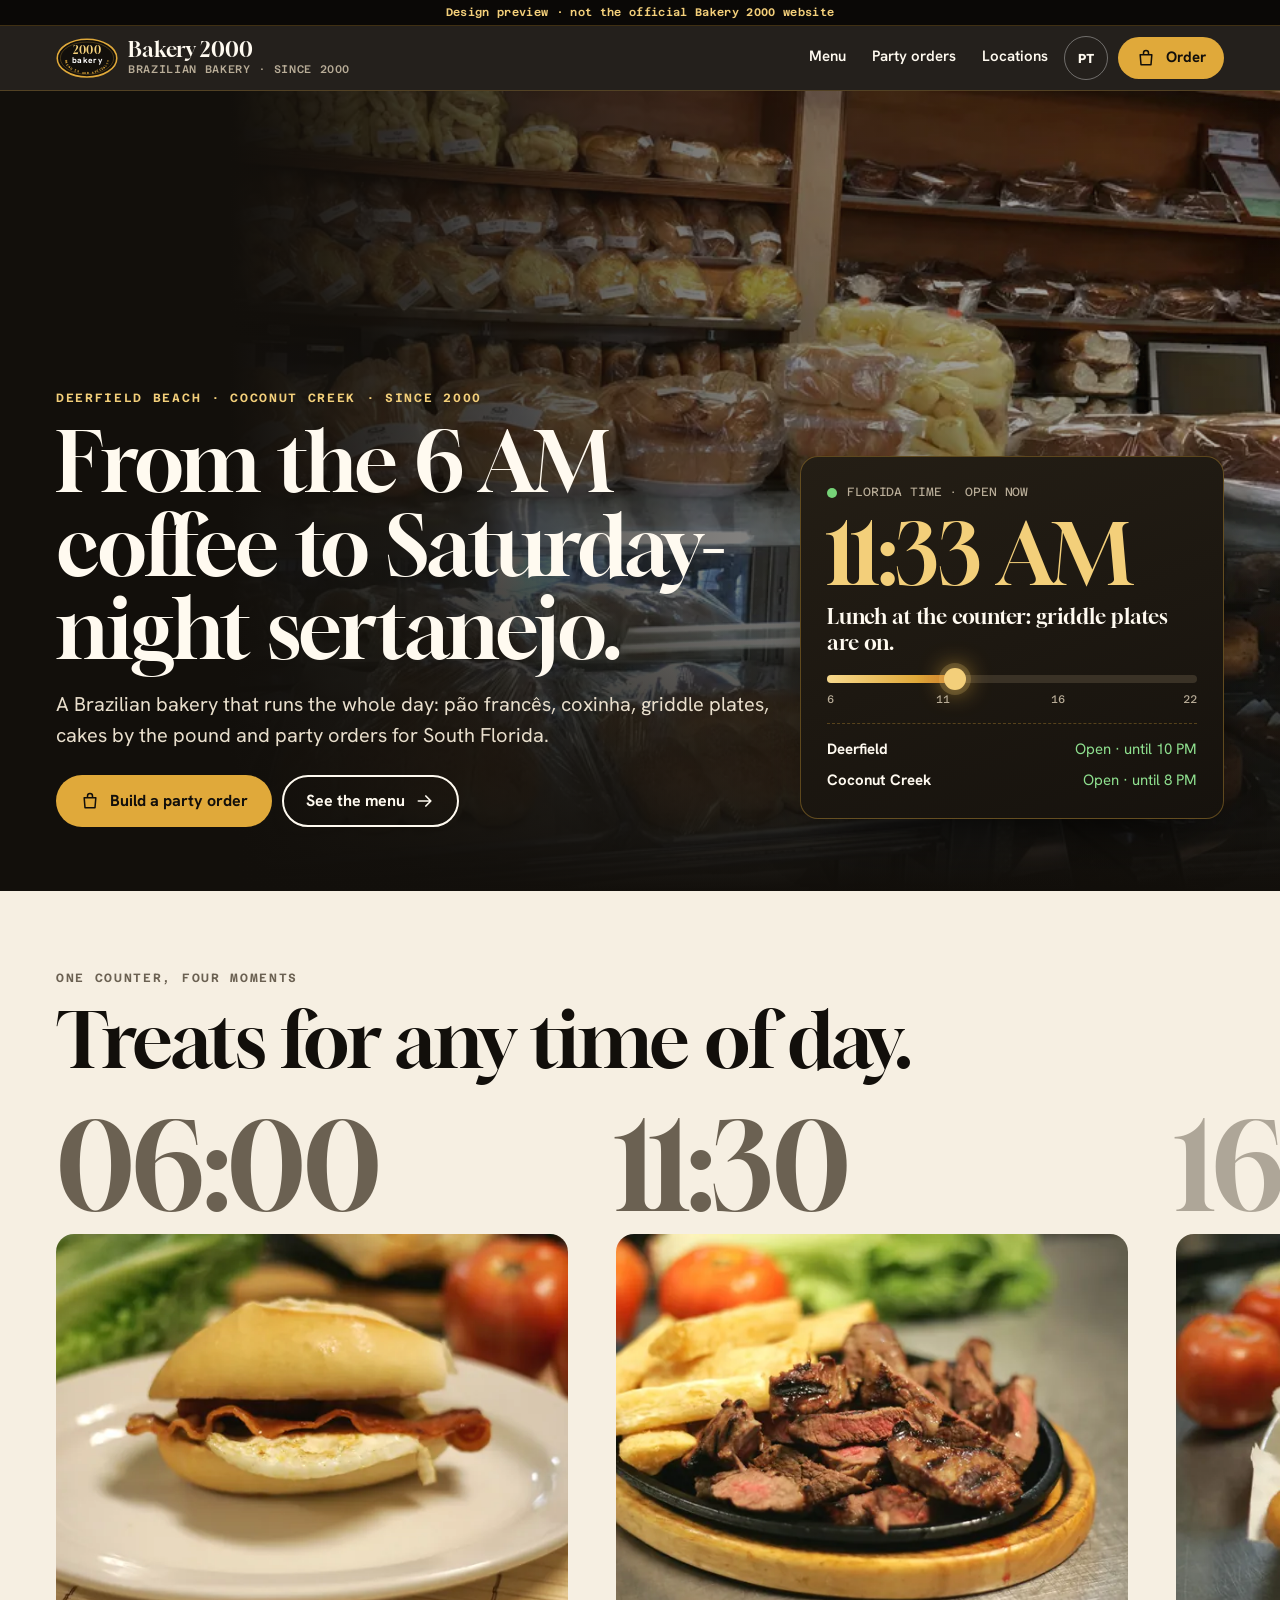
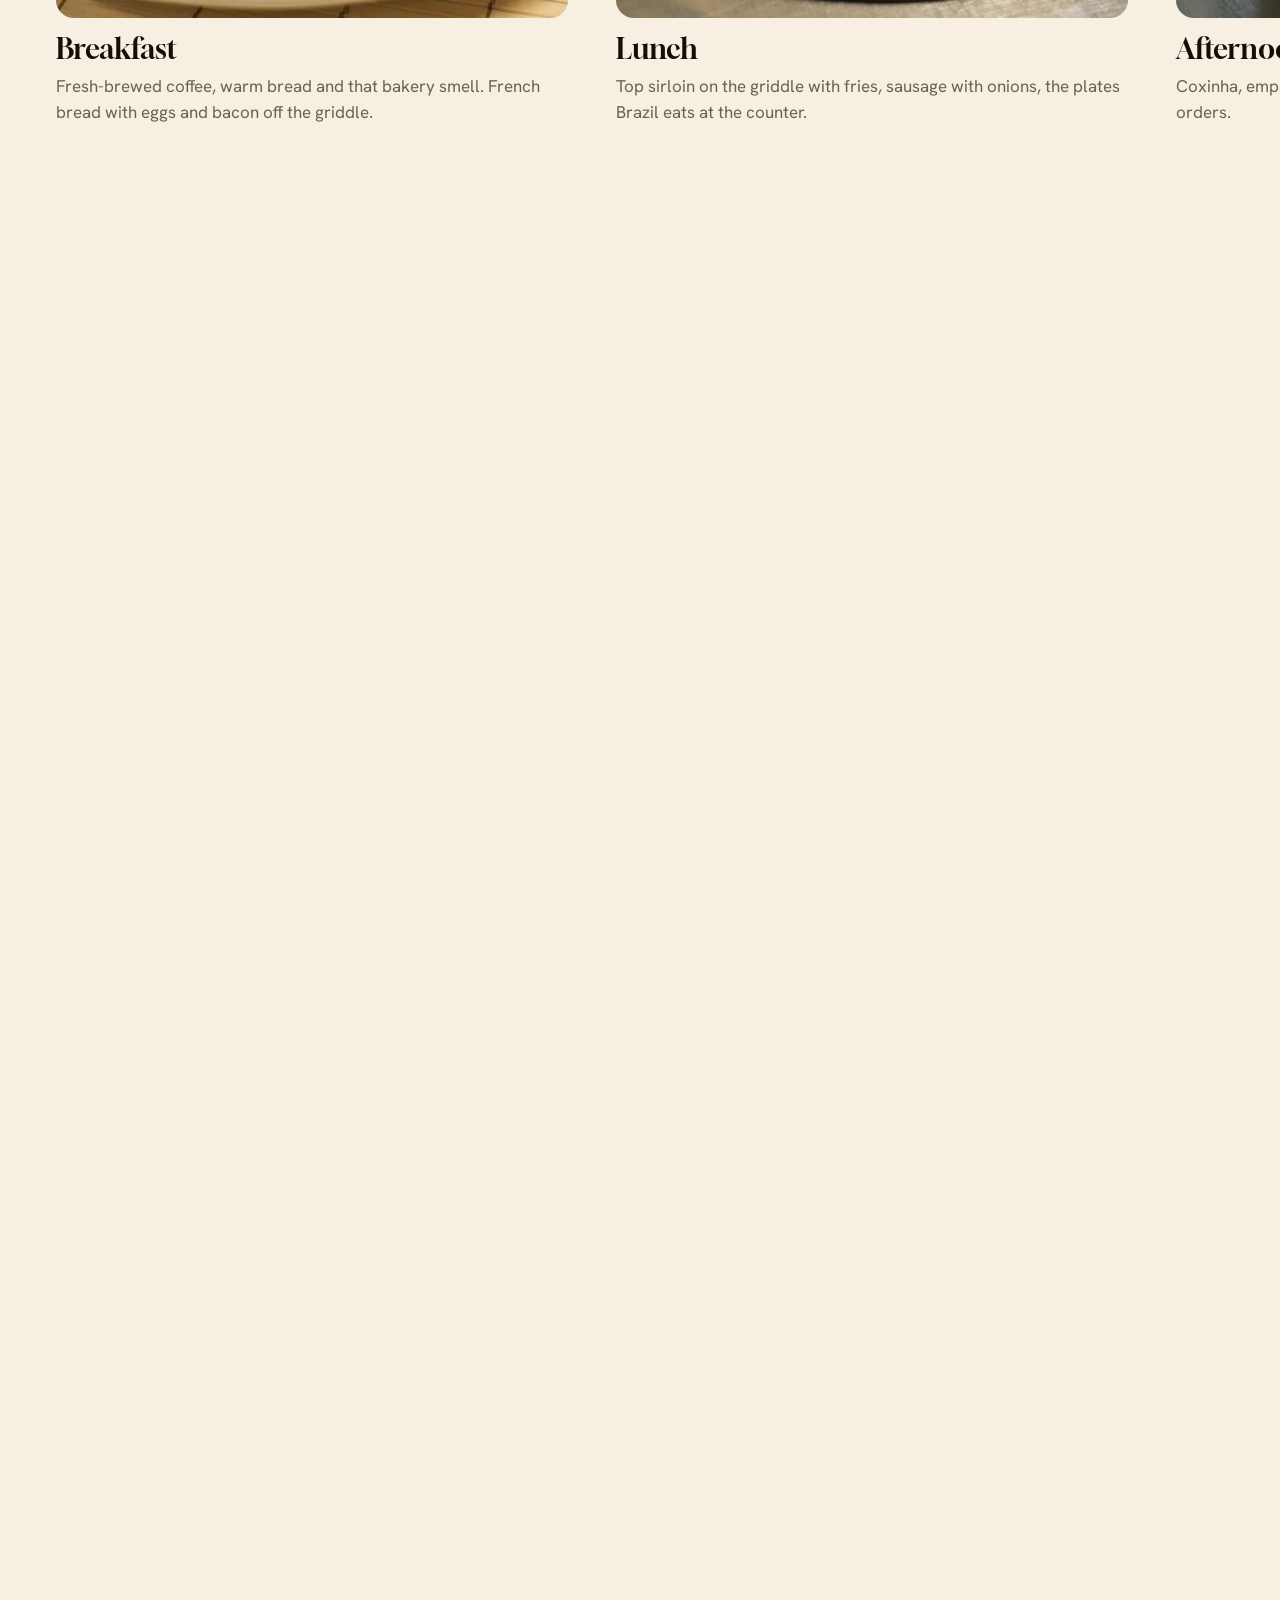
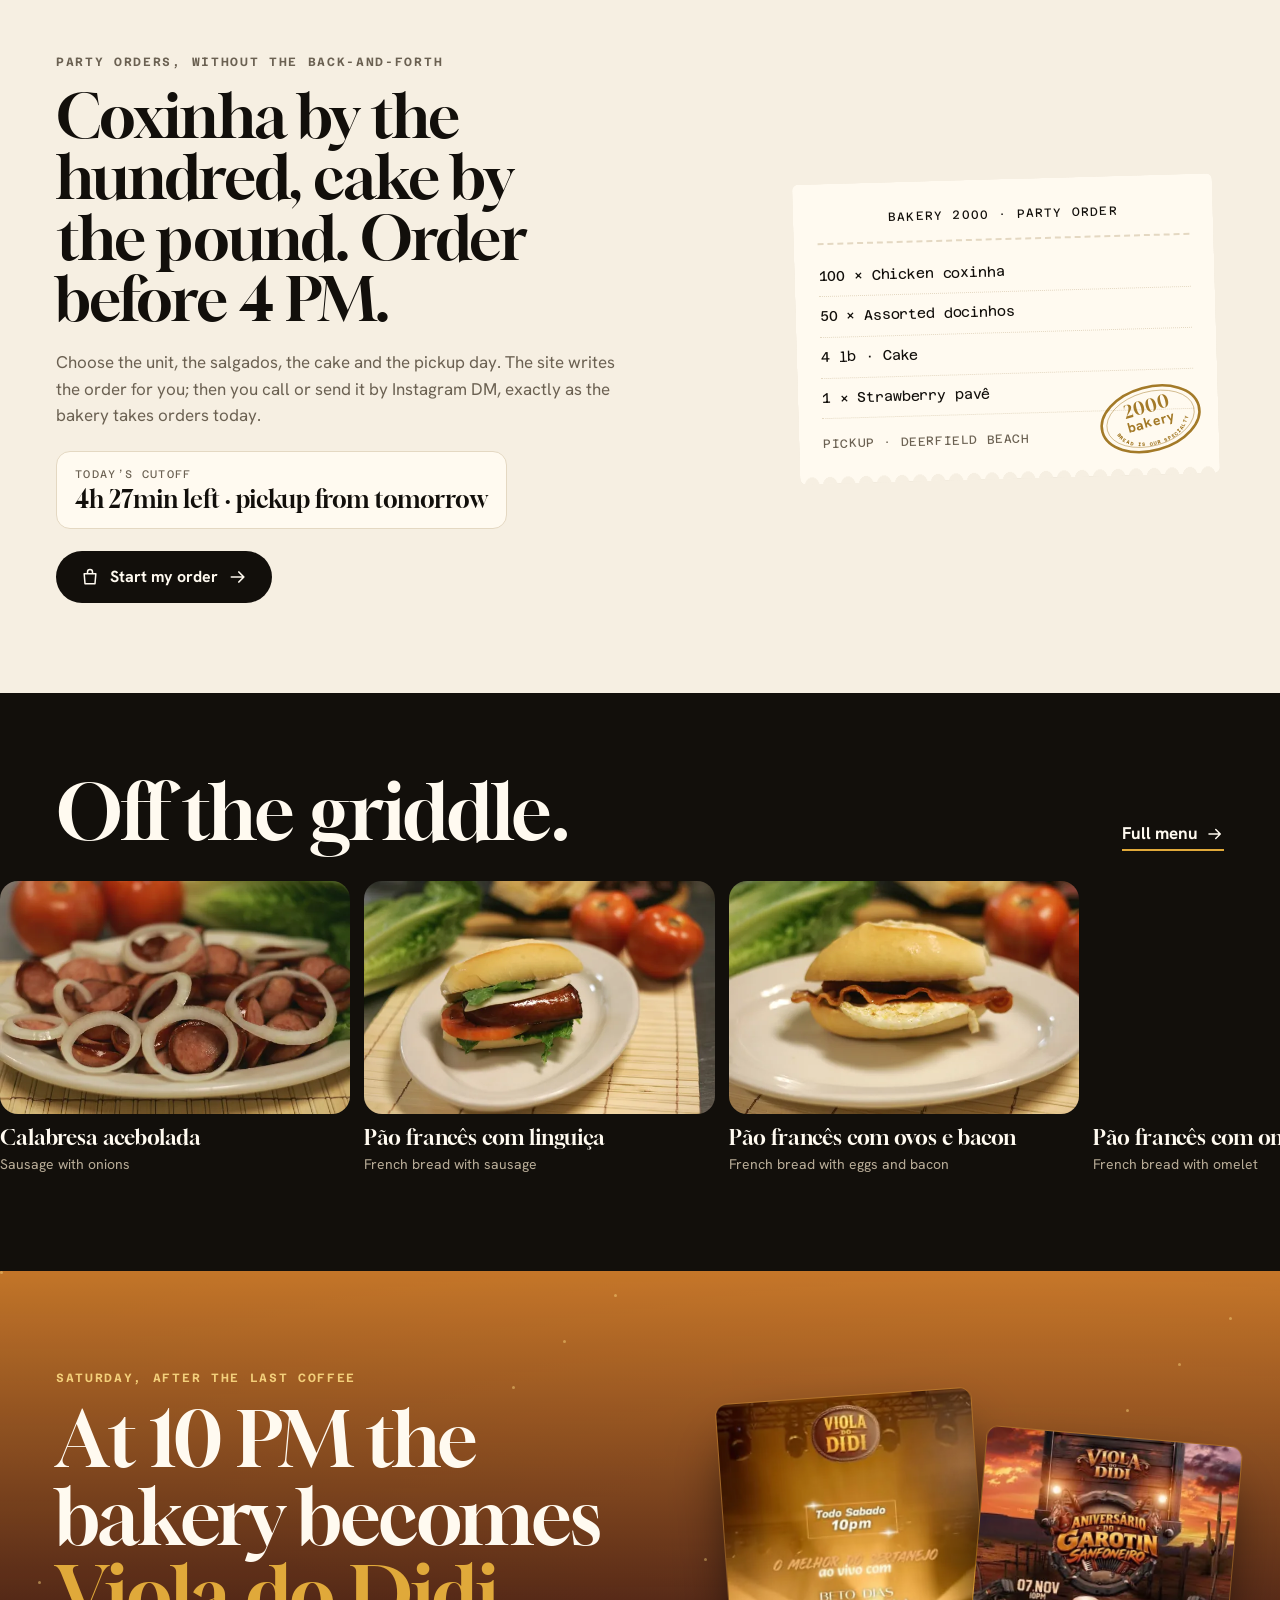
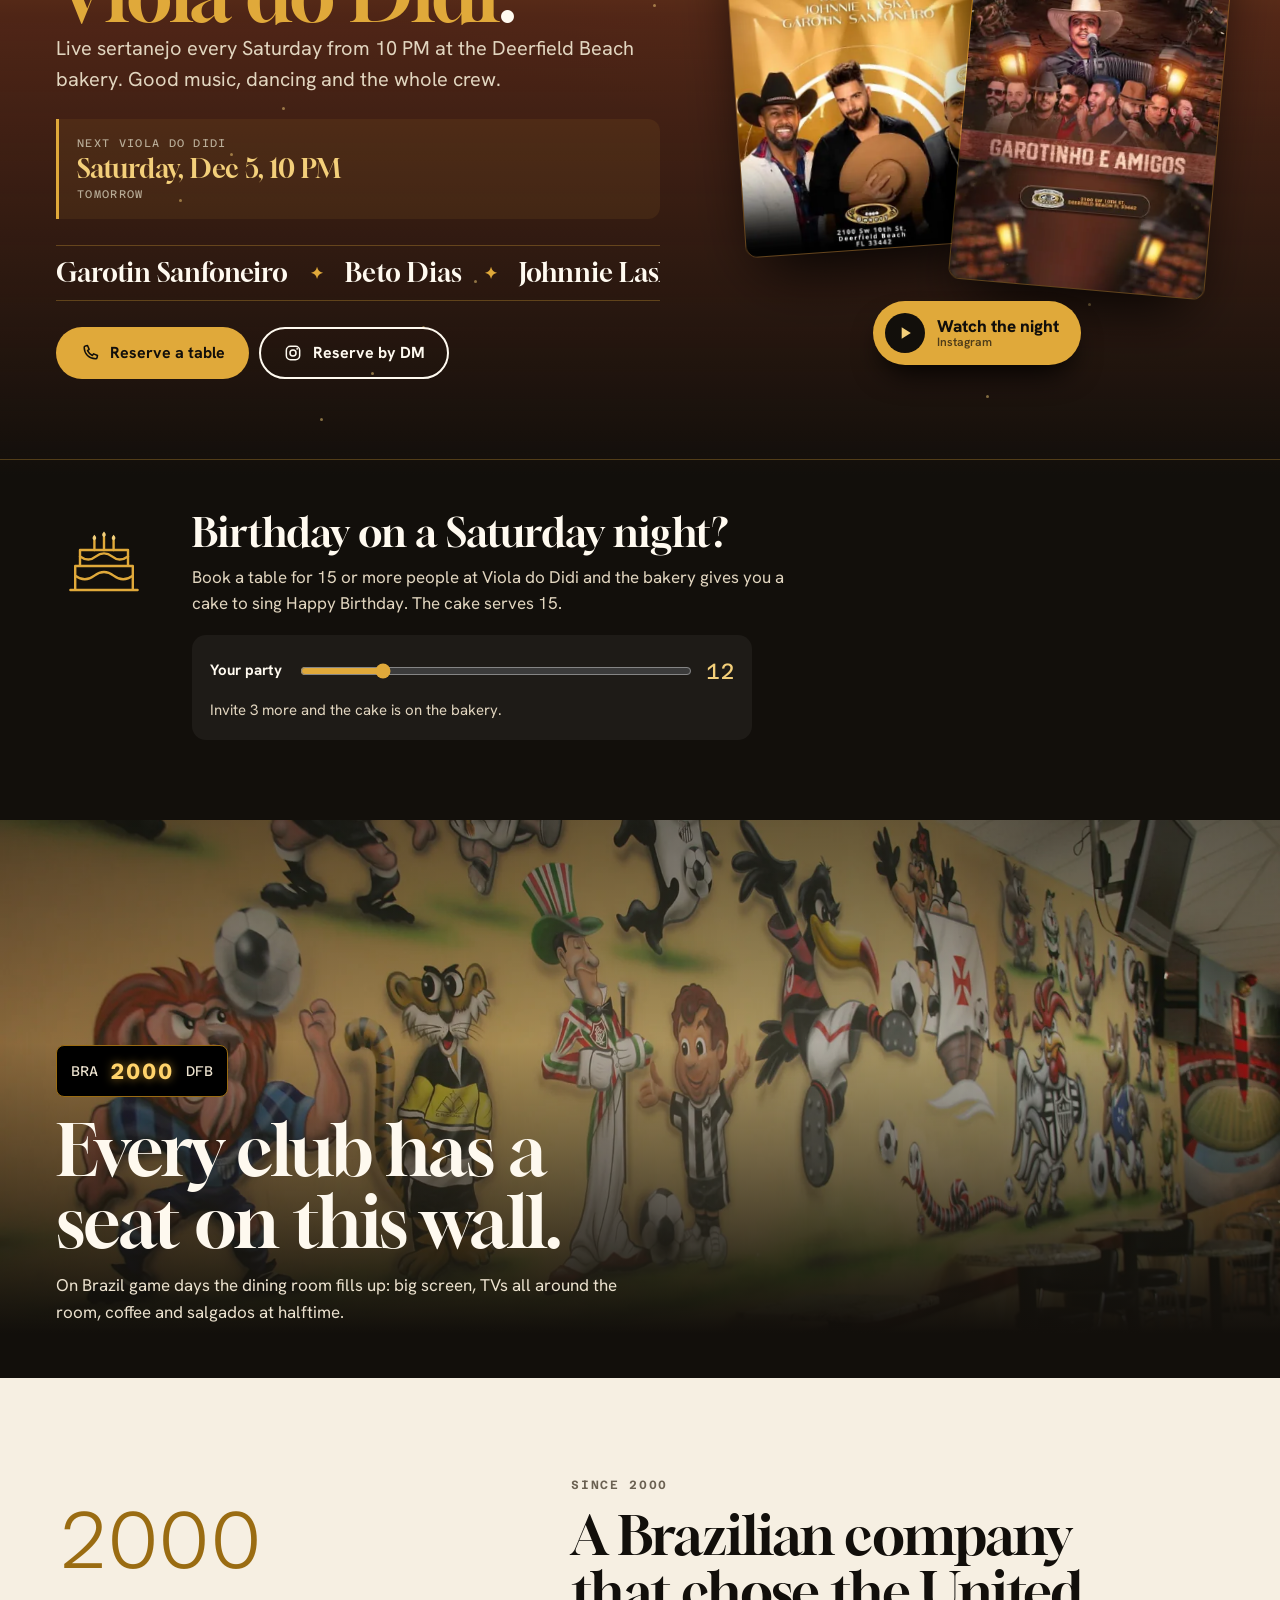
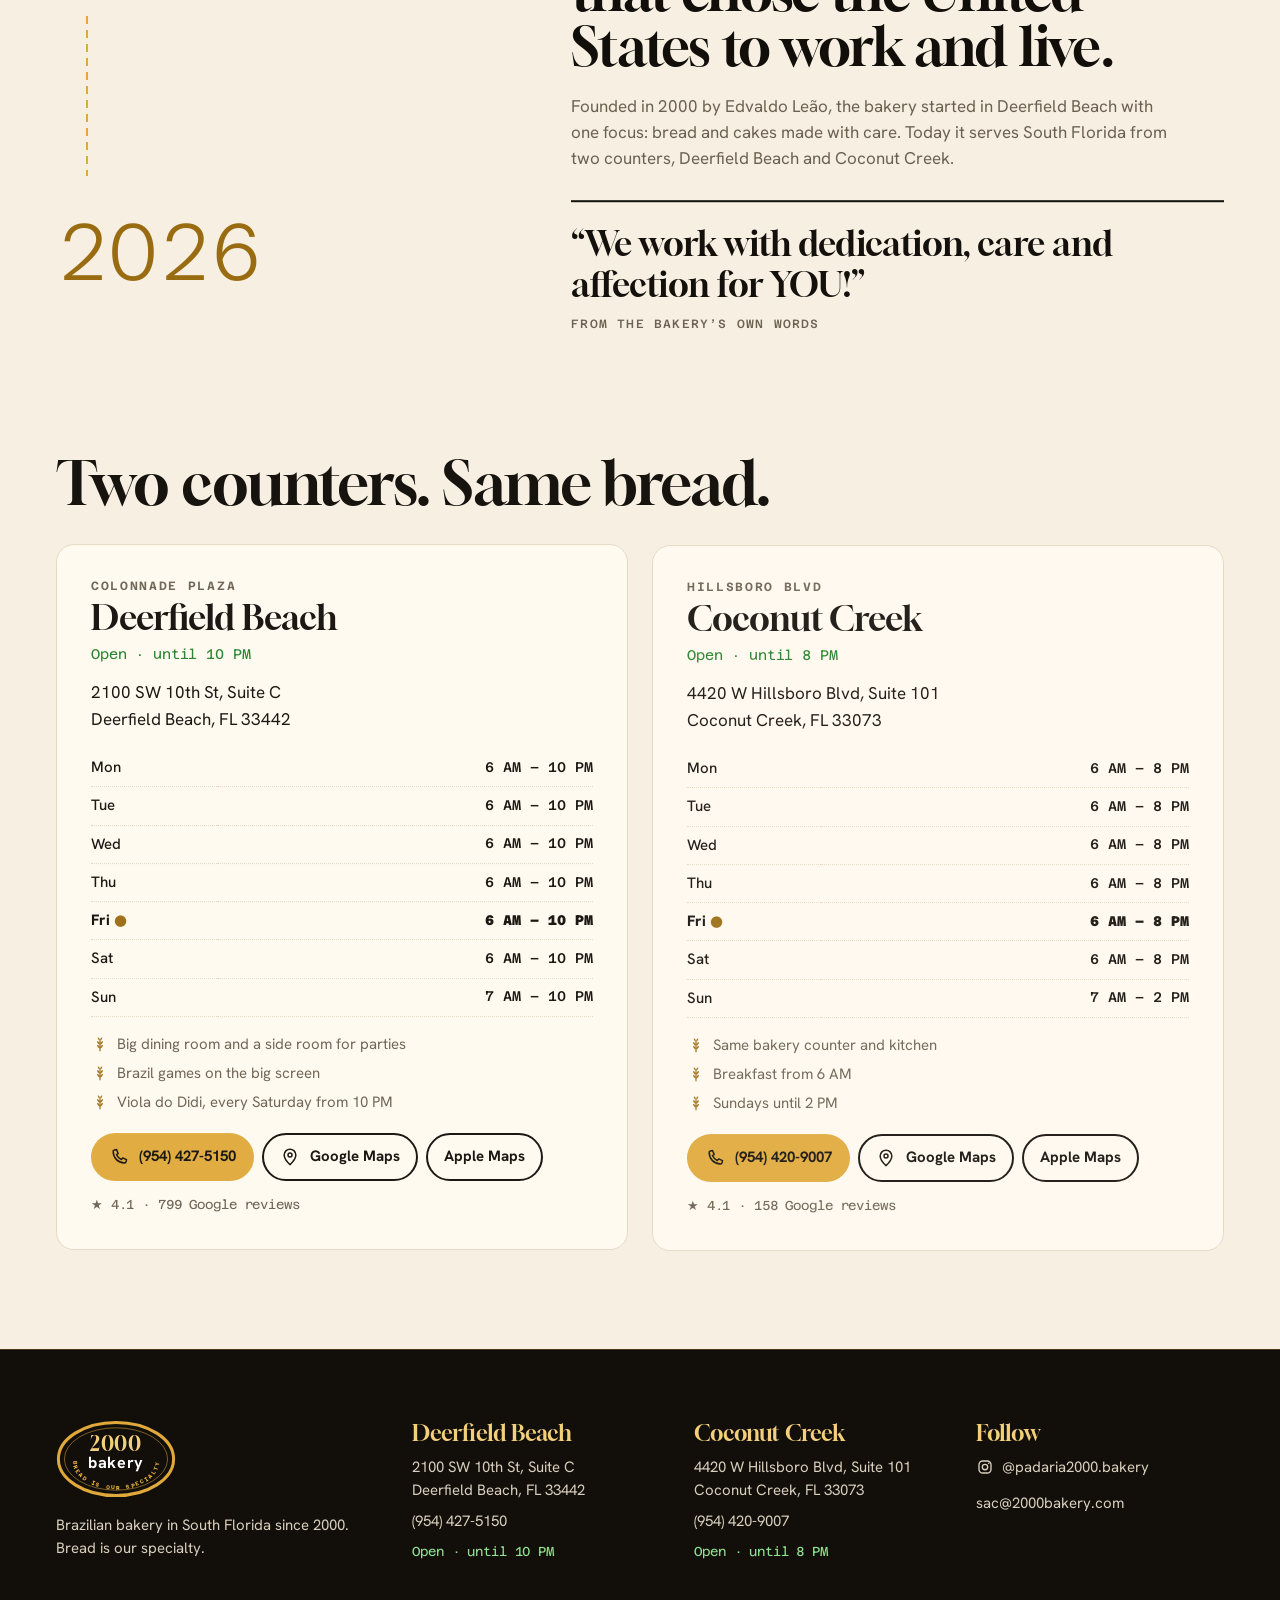
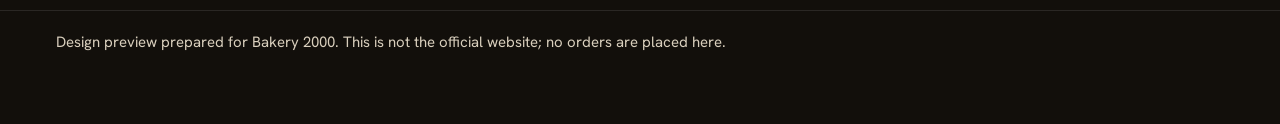
<file: index.html>
<!doctype html>
<html lang="en">
<head>
<meta charset="utf-8">
<meta name="viewport" content="width=device-width, initial-scale=1, viewport-fit=cover">
<meta name="robots" content="noindex, nofollow">
<title>Bakery 2000 | Brazilian bakery in Deerfield Beach &amp; Coconut Creek</title>
<meta name="description" content="Brazilian bakery since 2000. Pão francês, coxinha, cakes by the pound and party orders in Deerfield Beach and Coconut Creek. Viola do Didi sertanejo every Saturday.">
<meta name="theme-color" content="#120f0b">
<link rel="alternate" hreflang="en" href="index.html">
<link rel="alternate" hreflang="pt-BR" href="pt/index.html">
<link rel="icon" href="img/favicon.svg" type="image/svg+xml">
<link rel="preload" href="fonts/gloock-latin-400-normal.woff2" as="font" type="font/woff2" crossorigin>
<link rel="stylesheet" href="css/style.css">
<script type="application/ld+json">{"@context":"https://schema.org","@graph":[{"@type":"Bakery","name":"Cafe & Bakery 2000","telephone":"+19544275150","servesCuisine":"Brazilian","foundingDate":"2000","sameAs":["https://www.instagram.com/padaria2000.bakery/"],"address":{"@type":"PostalAddress","streetAddress":"2100 SW 10th St, Suite C","addressLocality":"Deerfield Beach","addressRegion":"FL","postalCode":"33442","addressCountry":"US"},"geo":{"@type":"GeoCoordinates","latitude":26.303637,"longitude":-80.132903},"openingHoursSpecification":[{"@type":"OpeningHoursSpecification","dayOfWeek":"Sunday","opens":"07:00","closes":"22:00"},{"@type":"OpeningHoursSpecification","dayOfWeek":"Monday","opens":"06:00","closes":"22:00"},{"@type":"OpeningHoursSpecification","dayOfWeek":"Tuesday","opens":"06:00","closes":"22:00"},{"@type":"OpeningHoursSpecification","dayOfWeek":"Wednesday","opens":"06:00","closes":"22:00"},{"@type":"OpeningHoursSpecification","dayOfWeek":"Thursday","opens":"06:00","closes":"22:00"},{"@type":"OpeningHoursSpecification","dayOfWeek":"Friday","opens":"06:00","closes":"22:00"},{"@type":"OpeningHoursSpecification","dayOfWeek":"Saturday","opens":"06:00","closes":"22:00"}]},{"@type":"Bakery","name":"Bakery 2000 Of Coconut Creek","telephone":"+19544209007","servesCuisine":"Brazilian","foundingDate":"2000","sameAs":["https://www.instagram.com/padaria2000.bakery/"],"address":{"@type":"PostalAddress","streetAddress":"4420 W Hillsboro Blvd, Suite 101","addressLocality":"Coconut Creek","addressRegion":"FL","postalCode":"33073","addressCountry":"US"},"geo":{"@type":"GeoCoordinates","latitude":26.3170871,"longitude":-80.1842218},"openingHoursSpecification":[{"@type":"OpeningHoursSpecification","dayOfWeek":"Sunday","opens":"07:00","closes":"14:00"},{"@type":"OpeningHoursSpecification","dayOfWeek":"Monday","opens":"06:00","closes":"20:00"},{"@type":"OpeningHoursSpecification","dayOfWeek":"Tuesday","opens":"06:00","closes":"20:00"},{"@type":"OpeningHoursSpecification","dayOfWeek":"Wednesday","opens":"06:00","closes":"20:00"},{"@type":"OpeningHoursSpecification","dayOfWeek":"Thursday","opens":"06:00","closes":"20:00"},{"@type":"OpeningHoursSpecification","dayOfWeek":"Friday","opens":"06:00","closes":"20:00"},{"@type":"OpeningHoursSpecification","dayOfWeek":"Saturday","opens":"06:00","closes":"20:00"}]}]}</script>
</head>
<body class="pg-home" data-lang="en" data-units='[{"id":"deerfield","short":"Deerfield","hours":[[7,22],[6,22],[6,22],[6,22],[6,22],[6,22],[6,22]],"phone":"+19544275150","phoneLabel":"(954) 427-5150","name":"Deerfield Beach"},{"id":"creek","short":"Coconut Creek","hours":[[7,14],[6,20],[6,20],[6,20],[6,20],[6,20],[6,20]],"phone":"+19544209007","phoneLabel":"(954) 420-9007","name":"Coconut Creek"}]'>

<p class="preview-tag" role="note">Design preview · not the official Bakery 2000 website</p>
<a class="skip" href="#main">Skip to content</a>
<header class="top" data-top>
  <a class="brand" href="index.html" aria-label="Bakery 2000"><svg class="seal seal-sm" viewBox="0 0 200 130" aria-hidden="true">
  <defs><path id="sp1" d="M28 70a72 46 0 0 0 144 0"/></defs>
  <ellipse cx="100" cy="65" rx="96" ry="61" fill="var(--seal-bg, #120f0b)" stroke="var(--gold)" stroke-width="5"/>
  <ellipse cx="100" cy="65" rx="86" ry="52" fill="none" stroke="var(--gold)" stroke-width="1.2" opacity=".7"/>
  <text x="100" y="52" text-anchor="middle" class="seal-num">2000</text>
  <text x="100" y="80" text-anchor="middle" class="seal-word">bakery</text>
  <text class="seal-ring"><textPath href="#sp1" startOffset="50%" text-anchor="middle">BREAD IS OUR SPECIALTY</textPath></text>
</svg><span class="brand-txt"><b>Bakery 2000</b><small>Brazilian bakery · since 2000</small></span></a>
  <nav class="nav" aria-label="Main">
    <a href="menu.html">Menu</a>
    <a href="order.html">Party orders</a>
    <a href="visit.html">Locations</a>
  </nav>
  <div class="top-act">
    <a class="lang" href="pt/index.html" hreflang="pt-BR" lang="pt-BR" aria-label="Ver em português">PT</a>
    <a class="btn btn-gold btn-sm hide-m" href="order.html"><svg viewBox="0 0 24 24" aria-hidden="true"><path d="M5 8h14l-1 12H6Z M9 8V6a3 3 0 0 1 6 0v2" fill="none" stroke="currentColor" stroke-width="1.8" stroke-linejoin="round"/></svg><span>Order</span></a>
  </div>
</header>
<main id="main">
<section class="hero">
  <figure class="hero-img"><img src="img/vitrine.webp" srcset="img/vitrine-s.webp 900w, img/vitrine.webp 1800w" sizes="(min-width: 900px) 60vw, 100vw" alt="The Deerfield Beach bread case, full of fresh loaves" loading="lazy" decoding="async" class="" width="1800" height="1125" fetchpriority="high" loading="eager"></figure>
  <div class="hero-in">
    <p class="eyebrow gold">Deerfield Beach · Coconut Creek · since 2000</p>
    <h1 class="display">From the 6 AM coffee to Saturday-night sertanejo.</h1>
    <p class="lead">A Brazilian bakery that runs the whole day: pão francês, coxinha, griddle plates, cakes by the pound and party orders for South Florida.</p>
    <div class="row">
      <a class="btn btn-gold" href="order.html"><svg viewBox="0 0 24 24" aria-hidden="true"><path d="M5 8h14l-1 12H6Z M9 8V6a3 3 0 0 1 6 0v2" fill="none" stroke="currentColor" stroke-width="1.8" stroke-linejoin="round"/></svg><span>Build a party order</span></a>
      <a class="btn btn-line light" href="menu.html"><span>See the menu</span><svg viewBox="0 0 24 24" aria-hidden="true"><path d="M4 12h15M13 6l6 6-6 6" fill="none" stroke="currentColor" stroke-width="2" stroke-linecap="round" stroke-linejoin="round"/></svg></a>
    </div>
  </div>
  
<div class="now" data-now aria-live="polite">
  <div class="now-head"><span class="dot" data-now-dot></span><span class="mono" data-now-label>Florida time</span></div>
  <p class="now-clock mono" data-now-clock>--:--</p>
  <p class="now-msg" data-now-msg>Open every day from 6 AM.</p>
  <div class="dayline" aria-hidden="true">
    <div class="dayline-track"><span class="dayline-fill" data-now-fill></span><span class="dayline-sun" data-now-sun></span></div>
    <div class="dayline-ticks mono"><span>6</span><span>11</span><span>16</span><span>22</span></div>
  </div>
  <ul class="now-units"><li><b>Deerfield</b><span data-status="deerfield">&nbsp;</span></li><li><b>Coconut Creek</b><span data-status="creek">&nbsp;</span></li></ul>
</div>
</section>

<section class="day" data-day-scroller aria-labelledby="day-h">
  <div class="day-head wrap">
    <p class="eyebrow">One counter, four moments</p>
    <h2 id="day-h" class="display">Treats for any time of day.</h2>
  </div>
  <div class="day-rail" data-day-rail>
    <article class="moment" data-moment="0">
      <p class="moment-t mono">06:00</p>
      <figure><img src="img/ovo-bacon.webp" srcset="img/ovo-bacon-s.webp 640w, img/ovo-bacon.webp 1200w" sizes="(min-width: 900px) 40vw, 90vw" alt="Breakfast" loading="lazy" decoding="async" class="" width="1200" height="800"></figure>
      <h3>Breakfast</h3><p>Fresh-brewed coffee, warm bread and that bakery smell. French bread with eggs and bacon off the griddle.</p>
    </article><article class="moment" data-moment="1">
      <p class="moment-t mono">11:30</p>
      <figure><img src="img/contrafile.webp" srcset="img/contrafile-s.webp 640w, img/contrafile.webp 1200w" sizes="(min-width: 900px) 40vw, 90vw" alt="Lunch" loading="lazy" decoding="async" class="" width="1200" height="800"></figure>
      <h3>Lunch</h3><p>Top sirloin on the griddle with fries, sausage with onions, the plates Brazil eats at the counter.</p>
    </article><article class="moment" data-moment="2">
      <p class="moment-t mono">16:00</p>
      <figure><img src="img/salgados.webp" srcset="img/salgados-s.webp 640w, img/salgados.webp 1200w" sizes="(min-width: 900px) 40vw, 90vw" alt="Afternoon snack" loading="lazy" decoding="async" class="" width="1200" height="800"></figure>
      <h3>Afternoon snack</h3><p>Coxinha, empada, yucca croquette. Also the cutoff for party orders.</p>
    </article><article class="moment" data-moment="3">
      <p class="moment-t mono">19:00</p>
      <figure><img src="img/vitrine.webp" srcset="img/vitrine-s.webp 900w, img/vitrine.webp 1800w" sizes="(min-width: 900px) 40vw, 90vw" alt="A sweet after dinner" loading="lazy" decoding="async" class="" width="1200" height="800"></figure>
      <h3>A sweet after dinner</h3><p>Cakes sold by the pound, docinhos and strawberry pavê, straight from the case.</p>
    </article>
  </div>
</section>

<section class="ticket-sec wrap" aria-labelledby="tk-h">
  <div class="ticket-copy">
    <p class="eyebrow">Party orders, without the back-and-forth</p>
    <h2 id="tk-h" class="display">Coxinha by the hundred, cake by the pound. Order before 4 PM.</h2>
    <p>Choose the unit, the salgados, the cake and the pickup day. The site writes the order for you; then you call or send it by Instagram DM, exactly as the bakery takes orders today.</p>
    <div class="deadline" data-deadline><span class="mono">Today’s cutoff</span><strong data-deadline-txt>16:00</strong></div>
    <a class="btn btn-ink" href="order.html"><svg viewBox="0 0 24 24" aria-hidden="true"><path d="M5 8h14l-1 12H6Z M9 8V6a3 3 0 0 1 6 0v2" fill="none" stroke="currentColor" stroke-width="1.8" stroke-linejoin="round"/></svg><span>Start my order</span><svg viewBox="0 0 24 24" aria-hidden="true"><path d="M4 12h15M13 6l6 6-6 6" fill="none" stroke="currentColor" stroke-width="2" stroke-linecap="round" stroke-linejoin="round"/></svg></a>
  </div>
  <div class="ticket" aria-hidden="true">
    <p class="ticket-h mono">BAKERY 2000 · PARTY ORDER</p>
    <ul class="mono">
      <li><span>100 × Chicken coxinha</span></li>
      <li><span>50 × Assorted docinhos</span></li>
      <li><span>4 lb · Cake</span></li>
      <li><span>1 × Strawberry pavê</span></li>
    </ul>
    <p class="ticket-f mono">PICKUP · DEERFIELD BEACH</p>
    <svg class="seal seal-stamp" viewBox="0 0 200 130" aria-hidden="true">
  <defs><path id="sp3" d="M28 70a72 46 0 0 0 144 0"/></defs>
  <ellipse cx="100" cy="65" rx="96" ry="61" fill="var(--seal-bg, #120f0b)" stroke="var(--gold)" stroke-width="5"/>
  <ellipse cx="100" cy="65" rx="86" ry="52" fill="none" stroke="var(--gold)" stroke-width="1.2" opacity=".7"/>
  <text x="100" y="52" text-anchor="middle" class="seal-num">2000</text>
  <text x="100" y="80" text-anchor="middle" class="seal-word">bakery</text>
  <text class="seal-ring"><textPath href="#sp3" startOffset="50%" text-anchor="middle">BREAD IS OUR SPECIALTY</textPath></text>
</svg>
  </div>
</section>

<section class="counter" aria-labelledby="ct-h">
  <div class="wrap counter-head">
    <h2 id="ct-h" class="display">Off the griddle.</h2>
    <a class="link" href="menu.html#chapa">Full menu <svg viewBox="0 0 24 24" aria-hidden="true"><path d="M4 12h15M13 6l6 6-6 6" fill="none" stroke="currentColor" stroke-width="2" stroke-linecap="round" stroke-linejoin="round"/></svg></a>
  </div>
  <div class="counter-rail">
    <a class="plate" href="menu.html#calabresa"><figure><img src="img/calabresa.webp" srcset="img/calabresa-s.webp 640w, img/calabresa.webp 1200w" sizes="(min-width: 900px) 30vw, 75vw" alt="Sausage with onions" loading="lazy" decoding="async" class="" width="1200" height="800"></figure><span><b>Calabresa acebolada</b><small>Sausage with onions</small></span></a><a class="plate" href="menu.html#pao-linguica"><figure><img src="img/pao-linguica.webp" srcset="img/pao-linguica-s.webp 640w, img/pao-linguica.webp 1200w" sizes="(min-width: 900px) 30vw, 75vw" alt="French bread with sausage" loading="lazy" decoding="async" class="" width="1200" height="800"></figure><span><b>Pão francês com linguiça</b><small>French bread with sausage</small></span></a><a class="plate" href="menu.html#ovo-bacon"><figure><img src="img/ovo-bacon.webp" srcset="img/ovo-bacon-s.webp 640w, img/ovo-bacon.webp 1200w" sizes="(min-width: 900px) 30vw, 75vw" alt="French bread with eggs and bacon" loading="lazy" decoding="async" class="" width="1200" height="800"></figure><span><b>Pão francês com ovos e bacon</b><small>French bread with eggs and bacon</small></span></a><a class="plate" href="menu.html#omelete"><figure><img src="img/omelete.webp" srcset="img/omelete-s.webp 640w, img/omelete.webp 1200w" sizes="(min-width: 900px) 30vw, 75vw" alt="French bread with omelet" loading="lazy" decoding="async" class="" width="1200" height="800"></figure><span><b>Pão francês com omelete</b><small>French bread with omelet</small></span></a><a class="plate" href="menu.html#pao-carne"><figure><img src="img/pao-carne.webp" srcset="img/pao-carne-s.webp 640w, img/pao-carne.webp 1200w" sizes="(min-width: 900px) 30vw, 75vw" alt="French bread with beef" loading="lazy" decoding="async" class="" width="1200" height="800"></figure><span><b>Pão francês com carne</b><small>French bread with beef</small></span></a><a class="plate" href="menu.html#sanduiche"><figure><img src="img/sanduiche-fritas.webp" srcset="img/sanduiche-fritas-s.webp 640w, img/sanduiche-fritas.webp 1200w" sizes="(min-width: 900px) 30vw, 75vw" alt="Sandwich with fries" loading="lazy" decoding="async" class="" width="1200" height="800"></figure><span><b>Sanduíche com batata frita</b><small>Sandwich with fries</small></span></a><a class="plate" href="menu.html#contrafile"><figure><img src="img/contrafile.webp" srcset="img/contrafile-s.webp 640w, img/contrafile.webp 1200w" sizes="(min-width: 900px) 30vw, 75vw" alt="Top sirloin on the griddle" loading="lazy" decoding="async" class="" width="1200" height="800"></figure><span><b>Contrafilé na chapa</b><small>Top sirloin on the griddle</small></span></a>
  </div>
</section>


<section class="night" id="viola" data-night>
  <div class="night-sky" aria-hidden="true"><i style="--x:0%;--y:0%;--d:0s"></i><i style="--x:37%;--y:53%;--d:0.4s"></i><i style="--x:74%;--y:36%;--d:0.8s"></i><i style="--x:11%;--y:19%;--d:1.2000000000000002s"></i><i style="--x:48%;--y:2%;--d:1.6s"></i><i style="--x:85%;--y:55%;--d:2s"></i><i style="--x:22%;--y:38%;--d:2.4000000000000004s"></i><i style="--x:59%;--y:21%;--d:0s"></i><i style="--x:96%;--y:4%;--d:0.4s"></i><i style="--x:33%;--y:57%;--d:0.8s"></i><i style="--x:70%;--y:40%;--d:1.2000000000000002s"></i><i style="--x:7%;--y:23%;--d:1.6s"></i><i style="--x:44%;--y:6%;--d:2s"></i><i style="--x:81%;--y:59%;--d:2.4000000000000004s"></i><i style="--x:18%;--y:42%;--d:0s"></i><i style="--x:55%;--y:25%;--d:0.4s"></i><i style="--x:92%;--y:8%;--d:0.8s"></i><i style="--x:29%;--y:61%;--d:1.2000000000000002s"></i><i style="--x:66%;--y:44%;--d:1.6s"></i><i style="--x:3%;--y:27%;--d:2s"></i><i style="--x:40%;--y:10%;--d:2.4000000000000004s"></i><i style="--x:77%;--y:63%;--d:0s"></i><i style="--x:14%;--y:46%;--d:0.4s"></i><i style="--x:51%;--y:29%;--d:0.8s"></i><i style="--x:88%;--y:12%;--d:1.2000000000000002s"></i><i style="--x:25%;--y:65%;--d:1.6s"></i></div>
  <div class="wrap night-in">
    <div class="night-copy">
      <p class="eyebrow gold">Saturday, after the last coffee</p>
      <h2 class="display">At 10 PM the bakery becomes <em>Viola do Didi</em>.</h2>
      <p class="lead">Live sertanejo every Saturday from 10 PM at the Deerfield Beach bakery. Good music, dancing and the whole crew.</p>
      <div class="next-sat"><span class="mono">Next Viola do Didi</span><strong data-next-sat>This Saturday</strong><span class="mono" data-next-sat-in></span></div>
      <p class="special" data-special data-date="2026-11-07"><svg viewBox="0 0 24 24" aria-hidden="true"><path d="M12 21V8" stroke="currentColor" stroke-width="1.6" stroke-linecap="round"/><path d="M12 8c-2-1-3-3-3-5 2 .6 3 2.4 3 5Zm0 0c2-1 3-3 3-5-2 .6-3 2.4-3 5Zm0 5c-2.6-.8-4-2.8-4-5 2.4.4 4 2.4 4 5Zm0 0c2.6-.8 4-2.8 4-5-2.4.4-4 2.4-4 5Zm0 5c-2.6-.8-4-2.8-4-5 2.4.4 4 2.4 4 5Zm0 0c2.6-.8 4-2.8 4-5-2.4.4-4 2.4-4 5Z" fill="currentColor"/></svg><span><b>Nov 7</b> · Garotin Sanfoneiro’s birthday night, with Garotinho & Amigos</span></p>
      <div class="lineup" aria-label="Line-up"><div class="lineup-track"><span>Garotin Sanfoneiro</span><b aria-hidden="true">✦</b><span>Beto Dias</span><b aria-hidden="true">✦</b><span>Johnnie Laska</span><b aria-hidden="true">✦</b><span aria-hidden="true">Garotin Sanfoneiro</span><b aria-hidden="true">✦</b><span aria-hidden="true">Beto Dias</span><b aria-hidden="true">✦</b><span aria-hidden="true">Johnnie Laska</span><b aria-hidden="true">✦</b><span aria-hidden="true">Garotin Sanfoneiro</span><b aria-hidden="true">✦</b><span aria-hidden="true">Beto Dias</span><b aria-hidden="true">✦</b><span aria-hidden="true">Johnnie Laska</span><b aria-hidden="true">✦</b><span aria-hidden="true">Garotin Sanfoneiro</span><b aria-hidden="true">✦</b><span aria-hidden="true">Beto Dias</span><b aria-hidden="true">✦</b><span aria-hidden="true">Johnnie Laska</span></div></div>
      <div class="row">
        <a class="btn btn-gold" href="tel:+19544275150"><svg viewBox="0 0 24 24" aria-hidden="true"><path d="M6.6 3.5 9 3l2 4.6-2 1.6a13 13 0 0 0 5.8 5.8l1.6-2 4.6 2-.5 2.4c-.2 1-1 1.7-2 1.6C10.7 18.7 5.3 13.3 5 5.5c-.1-1 .6-1.8 1.6-2Z" fill="none" stroke="currentColor" stroke-width="1.8" stroke-linejoin="round"/></svg><span>Reserve a table</span></a>
        <a class="btn btn-line light" href="https://ig.me/m/padaria2000.bakery" target="_blank" rel="noopener"><svg viewBox="0 0 24 24" aria-hidden="true"><rect x="4" y="4" width="16" height="16" rx="5" fill="none" stroke="currentColor" stroke-width="1.8"/><circle cx="12" cy="12" r="3.6" fill="none" stroke="currentColor" stroke-width="1.8"/><circle cx="17" cy="7" r="1.1" fill="currentColor"/></svg><span>Reserve by DM</span></a>
      </div>
    </div>
    <div class="night-media">
      <figure class="poster p1"><img src="img/poster-viola.webp" alt="Viola do Didi poster: every Saturday, 10 PM" loading="lazy" decoding="async" class="" width="360" height="640"></figure>
      <figure class="poster p2"><img src="img/poster-garotin.webp" alt="Poster for Garotin Sanfoneiro’s birthday night on November 7" loading="lazy" decoding="async" class="" width="360" height="640"></figure>
      <button class="reel" type="button" data-reel="https://www.instagram.com/reel/DcPAHOaifAN/embed" aria-label="Play the Viola do Didi video from Instagram"><svg viewBox="0 0 24 24" aria-hidden="true"><path d="M8 5v14l11-7Z" fill="currentColor"/></svg><span>Watch the night<small>Instagram</small></span></button>
    </div>
  </div>
  <div class="wrap bday">
    <div class="bday-cake" aria-hidden="true"><svg viewBox="0 0 120 120"><g fill="none" stroke="currentColor" stroke-width="3" stroke-linecap="round" stroke-linejoin="round"><path d="M18 100h84M24 100V70h72v30M30 70V50h60v20"/><path d="M24 82c8 6 16 6 24 0s16-6 24 0 16 6 24 0M30 58c7 5 14 5 20 0s14-5 20 0 13 5 20 0"/><path d="M48 50V38M60 50V34M72 50V38"/></g><g fill="var(--gold2)"><path d="M48 31c-3 3-3 6 0 7 3-1 3-4 0-7ZM60 27c-3 3-3 6 0 7 3-1 3-4 0-7ZM72 31c-3 3-3 6 0 7 3-1 3-4 0-7Z" class="flame"/></g></svg></div>
    <div>
      <h3>Birthday on a Saturday night?</h3>
      <p>Book a table for 15 or more people at Viola do Didi and the bakery gives you a cake to sing Happy Birthday. The cake serves 15.</p>
      <div class="bday-calc"><label for="bday-n">Your party</label><input id="bday-n" type="range" min="5" max="40" value="12" data-bday><output class="mono" data-bday-out>12</output><p data-bday-msg aria-live="polite"></p></div>
    </div>
  </div>
</section>

<section class="torcida">
  <figure class="torcida-img"><img src="img/mural.webp" srcset="img/mural-s.webp 900w, img/mural.webp 1800w" sizes="100vw" alt="The football mural with Brazilian club mascots in the Deerfield Beach dining room" loading="lazy" decoding="async" class="" width="1800" height="1200"></figure>
  <div class="wrap torcida-in">
    <p class="score mono" aria-hidden="true"><span>BRA</span><b data-score>2000</b><span>DFB</span></p>
    <h2 class="display">Every club has a seat on this wall.</h2>
    <p>On Brazil game days the dining room fills up: big screen, TVs all around the room, coffee and salgados at halftime.</p>
  </div>
</section>

<section class="story wrap" aria-labelledby="st-h">
  <div class="story-years" aria-hidden="true"><span class="mono">2000</span><i></i><span class="mono" data-year>2026</span></div>
  <div>
    <p class="eyebrow">Since 2000</p>
    <h2 id="st-h" class="display">A Brazilian company that chose the United States to work and live.</h2>
    <p>Founded in 2000 by Edvaldo Leão, the bakery started in Deerfield Beach with one focus: bread and cakes made with care. Today it serves South Florida from two counters, Deerfield Beach and Coconut Creek.</p>
    <blockquote>“We work with dedication, care and affection for YOU!”<cite>From the bakery’s own words</cite></blockquote>
  </div>
</section>

<section class="units-sec" aria-labelledby="un-h">
  <div class="wrap">
    <h2 id="un-h" class="display">Two counters. Same bread.</h2>
    <div class="units">
<article class="unit" id="deerfield">
  <header><p class="eyebrow">Colonnade Plaza</p><h3>Deerfield Beach</h3><p class="unit-st mono" data-status="deerfield">&nbsp;</p></header>
  <p class="unit-addr">2100 SW 10th St, Suite C<br>Deerfield Beach, FL 33442</p>
  <table class="hours"><caption class="sr">Hours</caption><tbody>
    <tr data-day="1"><th scope="row">Mon</th><td>6 AM – 10 PM</td></tr><tr data-day="2"><th scope="row">Tue</th><td>6 AM – 10 PM</td></tr><tr data-day="3"><th scope="row">Wed</th><td>6 AM – 10 PM</td></tr><tr data-day="4"><th scope="row">Thu</th><td>6 AM – 10 PM</td></tr><tr data-day="5"><th scope="row">Fri</th><td>6 AM – 10 PM</td></tr><tr data-day="6"><th scope="row">Sat</th><td>6 AM – 10 PM</td></tr><tr data-day="0"><th scope="row">Sun</th><td>7 AM – 10 PM</td></tr>
  </tbody></table>
  <ul class="unit-x"><li><svg viewBox="0 0 24 24" aria-hidden="true"><path d="M12 21V8" stroke="currentColor" stroke-width="1.6" stroke-linecap="round"/><path d="M12 8c-2-1-3-3-3-5 2 .6 3 2.4 3 5Zm0 0c2-1 3-3 3-5-2 .6-3 2.4-3 5Zm0 5c-2.6-.8-4-2.8-4-5 2.4.4 4 2.4 4 5Zm0 0c2.6-.8 4-2.8 4-5-2.4.4-4 2.4-4 5Zm0 5c-2.6-.8-4-2.8-4-5 2.4.4 4 2.4 4 5Zm0 0c2.6-.8 4-2.8 4-5-2.4.4-4 2.4-4 5Z" fill="currentColor"/></svg>Big dining room and a side room for parties</li><li><svg viewBox="0 0 24 24" aria-hidden="true"><path d="M12 21V8" stroke="currentColor" stroke-width="1.6" stroke-linecap="round"/><path d="M12 8c-2-1-3-3-3-5 2 .6 3 2.4 3 5Zm0 0c2-1 3-3 3-5-2 .6-3 2.4-3 5Zm0 5c-2.6-.8-4-2.8-4-5 2.4.4 4 2.4 4 5Zm0 0c2.6-.8 4-2.8 4-5-2.4.4-4 2.4-4 5Zm0 5c-2.6-.8-4-2.8-4-5 2.4.4 4 2.4 4 5Zm0 0c2.6-.8 4-2.8 4-5-2.4.4-4 2.4-4 5Z" fill="currentColor"/></svg>Brazil games on the big screen</li><li><svg viewBox="0 0 24 24" aria-hidden="true"><path d="M12 21V8" stroke="currentColor" stroke-width="1.6" stroke-linecap="round"/><path d="M12 8c-2-1-3-3-3-5 2 .6 3 2.4 3 5Zm0 0c2-1 3-3 3-5-2 .6-3 2.4-3 5Zm0 5c-2.6-.8-4-2.8-4-5 2.4.4 4 2.4 4 5Zm0 0c2.6-.8 4-2.8 4-5-2.4.4-4 2.4-4 5Zm0 5c-2.6-.8-4-2.8-4-5 2.4.4 4 2.4 4 5Zm0 0c2.6-.8 4-2.8 4-5-2.4.4-4 2.4-4 5Z" fill="currentColor"/></svg>Viola do Didi, every Saturday from 10 PM</li></ul>
  <div class="unit-act">
    <a class="btn btn-gold" href="tel:+19544275150"><svg viewBox="0 0 24 24" aria-hidden="true"><path d="M6.6 3.5 9 3l2 4.6-2 1.6a13 13 0 0 0 5.8 5.8l1.6-2 4.6 2-.5 2.4c-.2 1-1 1.7-2 1.6C10.7 18.7 5.3 13.3 5 5.5c-.1-1 .6-1.8 1.6-2Z" fill="none" stroke="currentColor" stroke-width="1.8" stroke-linejoin="round"/></svg><span>(954) 427-5150</span></a>
    <a class="btn btn-line" href="https://www.google.com/maps/search/?api=1&query=Cafe%20%26%20Bakery%202000%2C%202100%20SW%2010th%20St%2C%20Deerfield%20Beach%2C%20FL&query_place_id=ChIJ36g2NgUd2YgRaGyjP8Uub68" target="_blank" rel="noopener"><svg viewBox="0 0 24 24" aria-hidden="true"><path d="M12 21s7-6.3 7-11.5A7 7 0 0 0 5 9.5C5 14.7 12 21 12 21Z" fill="none" stroke="currentColor" stroke-width="1.8"/><circle cx="12" cy="9.5" r="2.4" fill="none" stroke="currentColor" stroke-width="1.8"/></svg><span>Google Maps</span></a>
    <a class="btn btn-line" href="https://maps.apple.com/?q=Bakery%202000&address=2100%20SW%2010th%20St%2C%20Deerfield%20Beach%2C%20FL%2033442" target="_blank" rel="noopener"><span>Apple Maps</span></a>
  </div>
  <p class="unit-rate mono">★ 4.1 · 799 Google reviews</p>
</article>
<article class="unit" id="creek">
  <header><p class="eyebrow">Hillsboro Blvd</p><h3>Coconut Creek</h3><p class="unit-st mono" data-status="creek">&nbsp;</p></header>
  <p class="unit-addr">4420 W Hillsboro Blvd, Suite 101<br>Coconut Creek, FL 33073</p>
  <table class="hours"><caption class="sr">Hours</caption><tbody>
    <tr data-day="1"><th scope="row">Mon</th><td>6 AM – 8 PM</td></tr><tr data-day="2"><th scope="row">Tue</th><td>6 AM – 8 PM</td></tr><tr data-day="3"><th scope="row">Wed</th><td>6 AM – 8 PM</td></tr><tr data-day="4"><th scope="row">Thu</th><td>6 AM – 8 PM</td></tr><tr data-day="5"><th scope="row">Fri</th><td>6 AM – 8 PM</td></tr><tr data-day="6"><th scope="row">Sat</th><td>6 AM – 8 PM</td></tr><tr data-day="0"><th scope="row">Sun</th><td>7 AM – 2 PM</td></tr>
  </tbody></table>
  <ul class="unit-x"><li><svg viewBox="0 0 24 24" aria-hidden="true"><path d="M12 21V8" stroke="currentColor" stroke-width="1.6" stroke-linecap="round"/><path d="M12 8c-2-1-3-3-3-5 2 .6 3 2.4 3 5Zm0 0c2-1 3-3 3-5-2 .6-3 2.4-3 5Zm0 5c-2.6-.8-4-2.8-4-5 2.4.4 4 2.4 4 5Zm0 0c2.6-.8 4-2.8 4-5-2.4.4-4 2.4-4 5Zm0 5c-2.6-.8-4-2.8-4-5 2.4.4 4 2.4 4 5Zm0 0c2.6-.8 4-2.8 4-5-2.4.4-4 2.4-4 5Z" fill="currentColor"/></svg>Same bakery counter and kitchen</li><li><svg viewBox="0 0 24 24" aria-hidden="true"><path d="M12 21V8" stroke="currentColor" stroke-width="1.6" stroke-linecap="round"/><path d="M12 8c-2-1-3-3-3-5 2 .6 3 2.4 3 5Zm0 0c2-1 3-3 3-5-2 .6-3 2.4-3 5Zm0 5c-2.6-.8-4-2.8-4-5 2.4.4 4 2.4 4 5Zm0 0c2.6-.8 4-2.8 4-5-2.4.4-4 2.4-4 5Zm0 5c-2.6-.8-4-2.8-4-5 2.4.4 4 2.4 4 5Zm0 0c2.6-.8 4-2.8 4-5-2.4.4-4 2.4-4 5Z" fill="currentColor"/></svg>Breakfast from 6 AM</li><li><svg viewBox="0 0 24 24" aria-hidden="true"><path d="M12 21V8" stroke="currentColor" stroke-width="1.6" stroke-linecap="round"/><path d="M12 8c-2-1-3-3-3-5 2 .6 3 2.4 3 5Zm0 0c2-1 3-3 3-5-2 .6-3 2.4-3 5Zm0 5c-2.6-.8-4-2.8-4-5 2.4.4 4 2.4 4 5Zm0 0c2.6-.8 4-2.8 4-5-2.4.4-4 2.4-4 5Zm0 5c-2.6-.8-4-2.8-4-5 2.4.4 4 2.4 4 5Zm0 0c2.6-.8 4-2.8 4-5-2.4.4-4 2.4-4 5Z" fill="currentColor"/></svg>Sundays until 2 PM</li></ul>
  <div class="unit-act">
    <a class="btn btn-gold" href="tel:+19544209007"><svg viewBox="0 0 24 24" aria-hidden="true"><path d="M6.6 3.5 9 3l2 4.6-2 1.6a13 13 0 0 0 5.8 5.8l1.6-2 4.6 2-.5 2.4c-.2 1-1 1.7-2 1.6C10.7 18.7 5.3 13.3 5 5.5c-.1-1 .6-1.8 1.6-2Z" fill="none" stroke="currentColor" stroke-width="1.8" stroke-linejoin="round"/></svg><span>(954) 420-9007</span></a>
    <a class="btn btn-line" href="https://www.google.com/maps/search/?api=1&query=Bakery%202000%20Of%20Coconut%20Creek%2C%204420%20W%20Hillsboro%20Blvd%20Ste%20101%2C%20Coconut%20Creek%2C%20FL%2033073" target="_blank" rel="noopener"><svg viewBox="0 0 24 24" aria-hidden="true"><path d="M12 21s7-6.3 7-11.5A7 7 0 0 0 5 9.5C5 14.7 12 21 12 21Z" fill="none" stroke="currentColor" stroke-width="1.8"/><circle cx="12" cy="9.5" r="2.4" fill="none" stroke="currentColor" stroke-width="1.8"/></svg><span>Google Maps</span></a>
    <a class="btn btn-line" href="https://maps.apple.com/?q=Bakery%202000&address=4420%20W%20Hillsboro%20Blvd%2C%20Coconut%20Creek%2C%20FL%2033073" target="_blank" rel="noopener"><span>Apple Maps</span></a>
  </div>
  <p class="unit-rate mono">★ 4.1 · 158 Google reviews</p>
</article></div>
  </div>
</section></main>

<footer class="foot">
  <div class="foot-in">
    <div class="foot-brand"><svg class="seal seal-md" viewBox="0 0 200 130" aria-hidden="true">
  <defs><path id="sp2" d="M28 70a72 46 0 0 0 144 0"/></defs>
  <ellipse cx="100" cy="65" rx="96" ry="61" fill="var(--seal-bg, #120f0b)" stroke="var(--gold)" stroke-width="5"/>
  <ellipse cx="100" cy="65" rx="86" ry="52" fill="none" stroke="var(--gold)" stroke-width="1.2" opacity=".7"/>
  <text x="100" y="52" text-anchor="middle" class="seal-num">2000</text>
  <text x="100" y="80" text-anchor="middle" class="seal-word">bakery</text>
  <text class="seal-ring"><textPath href="#sp2" startOffset="50%" text-anchor="middle">BREAD IS OUR SPECIALTY</textPath></text>
</svg><p>Brazilian bakery in South Florida since 2000. Bread is our specialty.</p></div>
    <div class="foot-u"><h3>Deerfield Beach</h3><p>2100 SW 10th St, Suite C<br>Deerfield Beach, FL 33442</p><p><a href="tel:+19544275150">(954) 427-5150</a></p><p class="mono" data-status="deerfield">&nbsp;</p></div><div class="foot-u"><h3>Coconut Creek</h3><p>4420 W Hillsboro Blvd, Suite 101<br>Coconut Creek, FL 33073</p><p><a href="tel:+19544209007">(954) 420-9007</a></p><p class="mono" data-status="creek">&nbsp;</p></div>
    <div class="foot-u"><h3>Follow</h3><p><a href="https://www.instagram.com/padaria2000.bakery/" target="_blank" rel="noopener"><svg viewBox="0 0 24 24" aria-hidden="true"><rect x="4" y="4" width="16" height="16" rx="5" fill="none" stroke="currentColor" stroke-width="1.8"/><circle cx="12" cy="12" r="3.6" fill="none" stroke="currentColor" stroke-width="1.8"/><circle cx="17" cy="7" r="1.1" fill="currentColor"/></svg> @padaria2000.bakery</a></p><p><a href="mailto:sac@2000bakery.com">sac@2000bakery.com</a></p></div>
  </div>
  <p class="foot-note">Design preview prepared for Bakery 2000. This is not the official website; no orders are placed here.</p>
</footer>
<nav class="dock" aria-label="Quick actions">
  <a href="tel:+19544275150"><svg viewBox="0 0 24 24" aria-hidden="true"><path d="M6.6 3.5 9 3l2 4.6-2 1.6a13 13 0 0 0 5.8 5.8l1.6-2 4.6 2-.5 2.4c-.2 1-1 1.7-2 1.6C10.7 18.7 5.3 13.3 5 5.5c-.1-1 .6-1.8 1.6-2Z" fill="none" stroke="currentColor" stroke-width="1.8" stroke-linejoin="round"/></svg><span>Call</span></a>
  <a class="dock-main" href="order.html"><svg viewBox="0 0 24 24" aria-hidden="true"><path d="M5 8h14l-1 12H6Z M9 8V6a3 3 0 0 1 6 0v2" fill="none" stroke="currentColor" stroke-width="1.8" stroke-linejoin="round"/></svg><span>Party order</span></a>
  <a href="visit.html"><svg viewBox="0 0 24 24" aria-hidden="true"><path d="M12 21s7-6.3 7-11.5A7 7 0 0 0 5 9.5C5 14.7 12 21 12 21Z" fill="none" stroke="currentColor" stroke-width="1.8"/><circle cx="12" cy="9.5" r="2.4" fill="none" stroke="currentColor" stroke-width="1.8"/></svg><span>Directions</span></a>
</nav>
<script src="vendor/gsap.min.js" defer></script>
<script src="vendor/ScrollTrigger.min.js" defer></script>
<script src="vendor/lenis.min.js" defer></script>
<script src="js/app.js" defer></script>
</body>
</html>
</file>
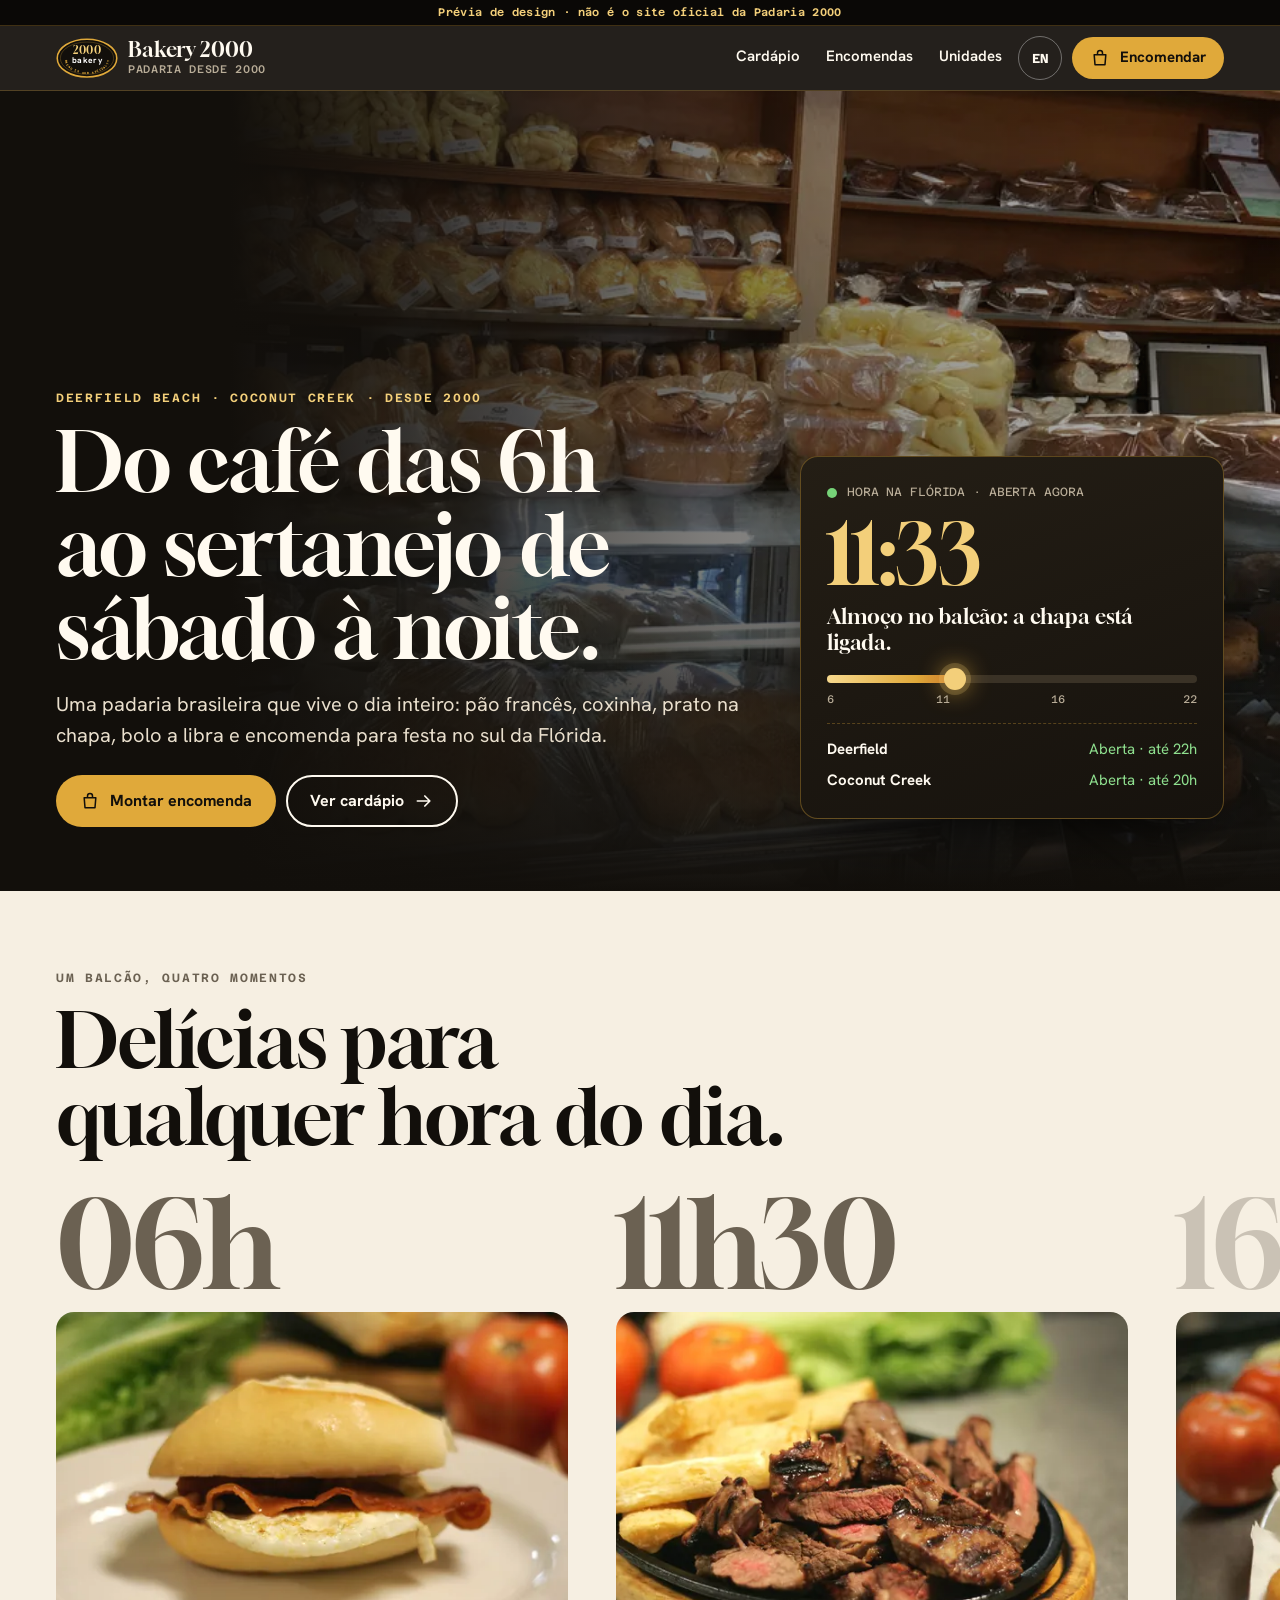
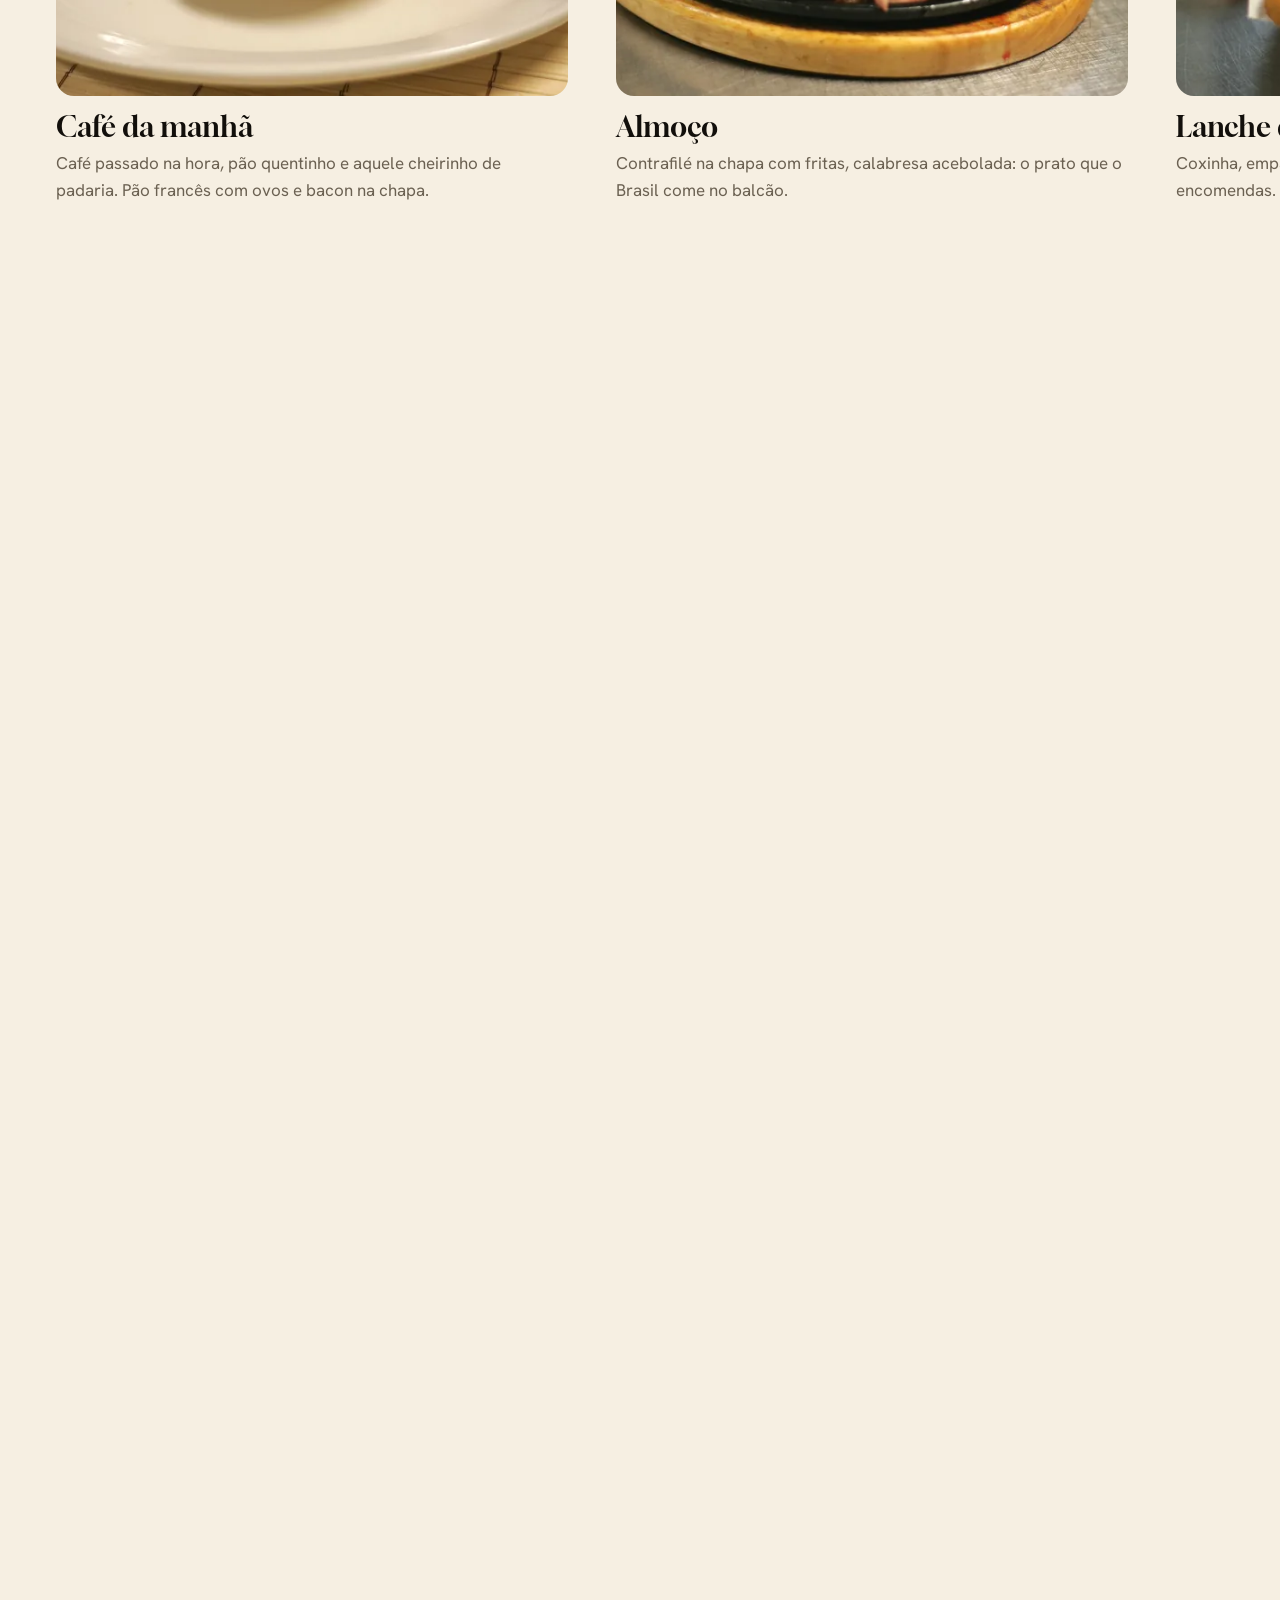
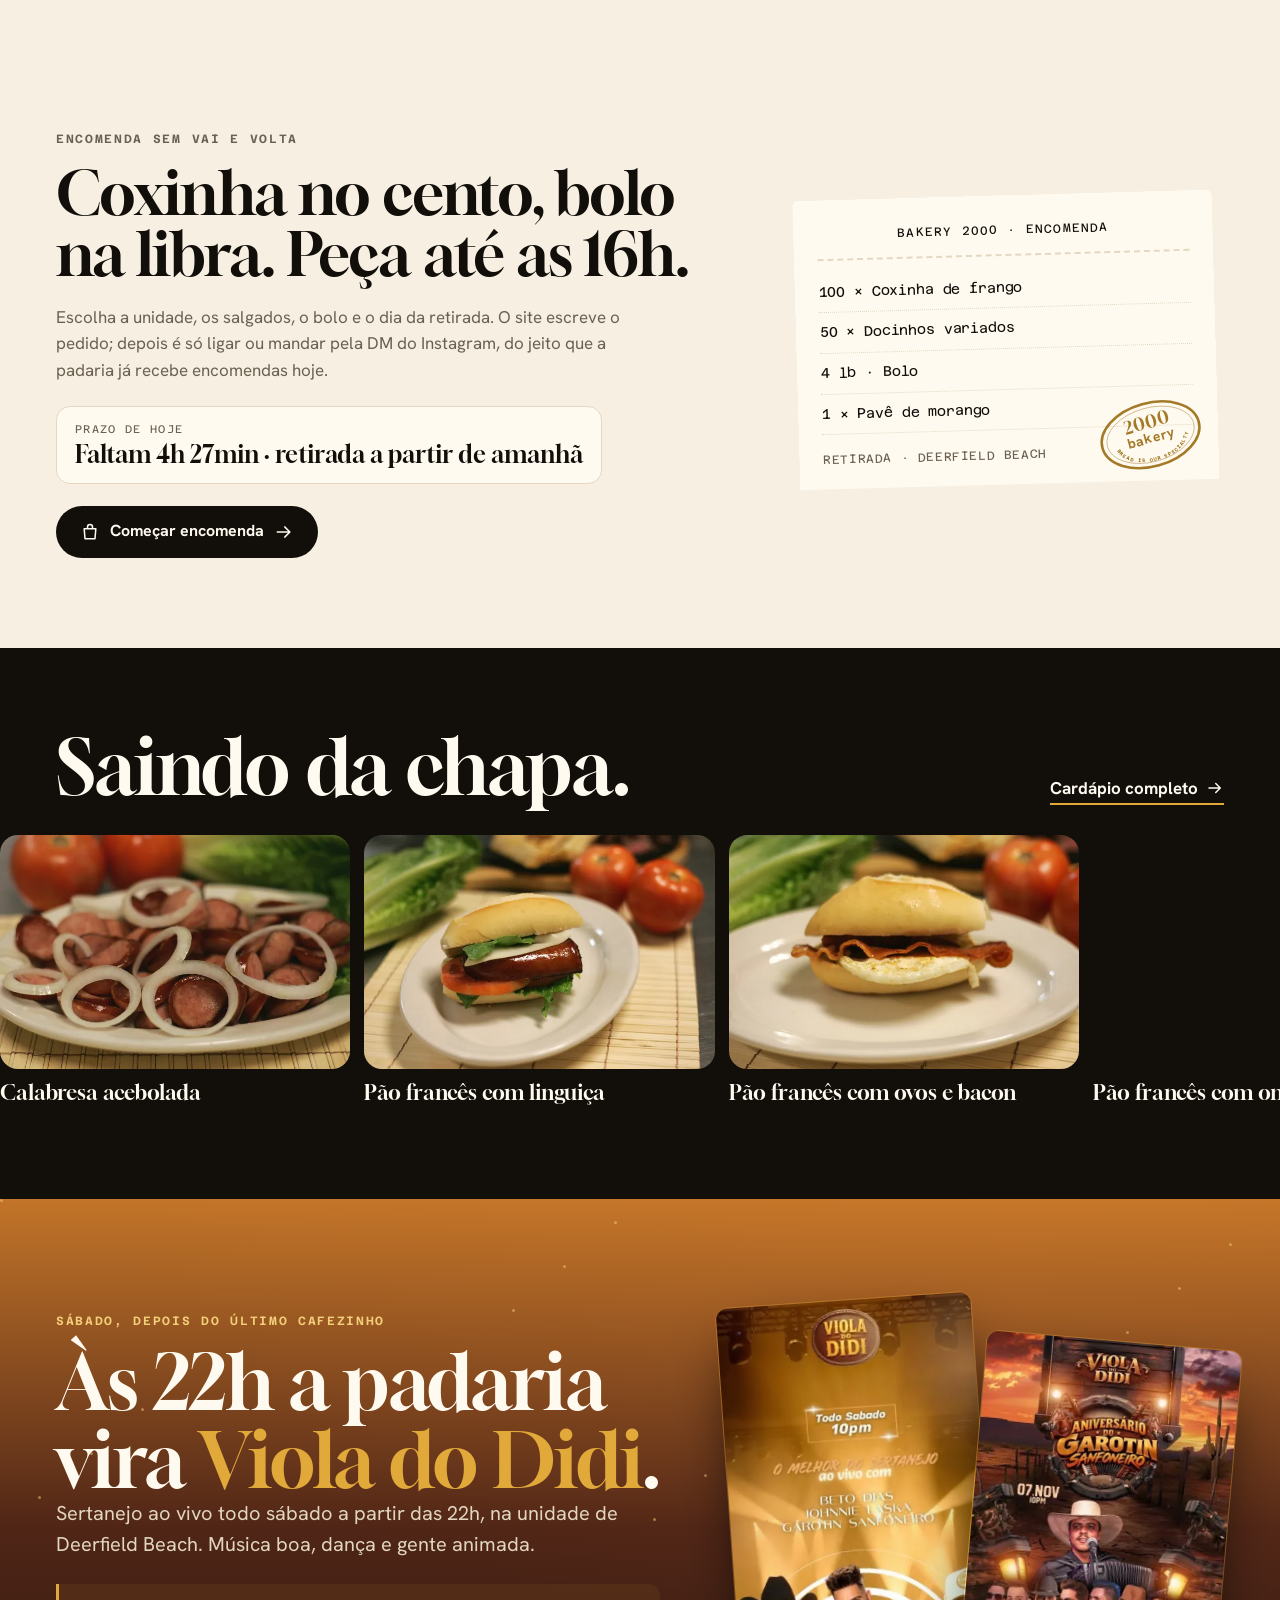
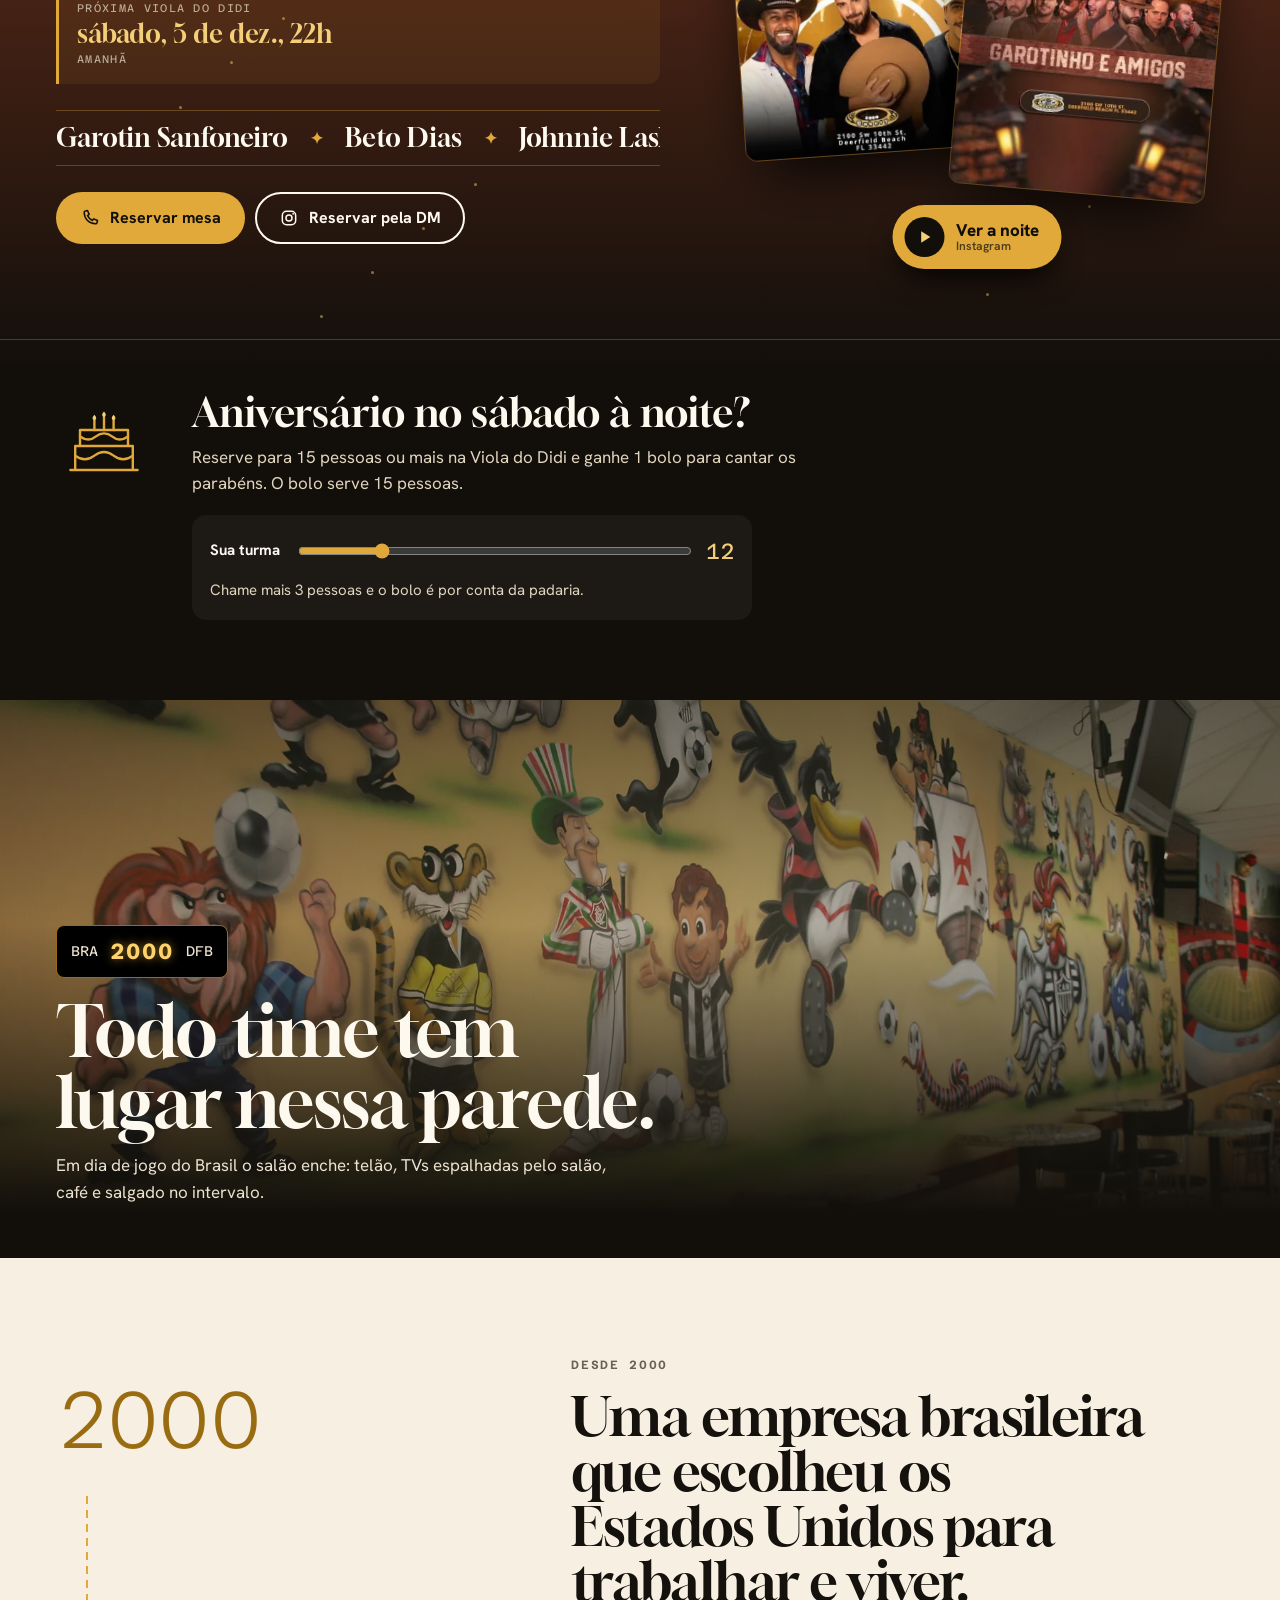
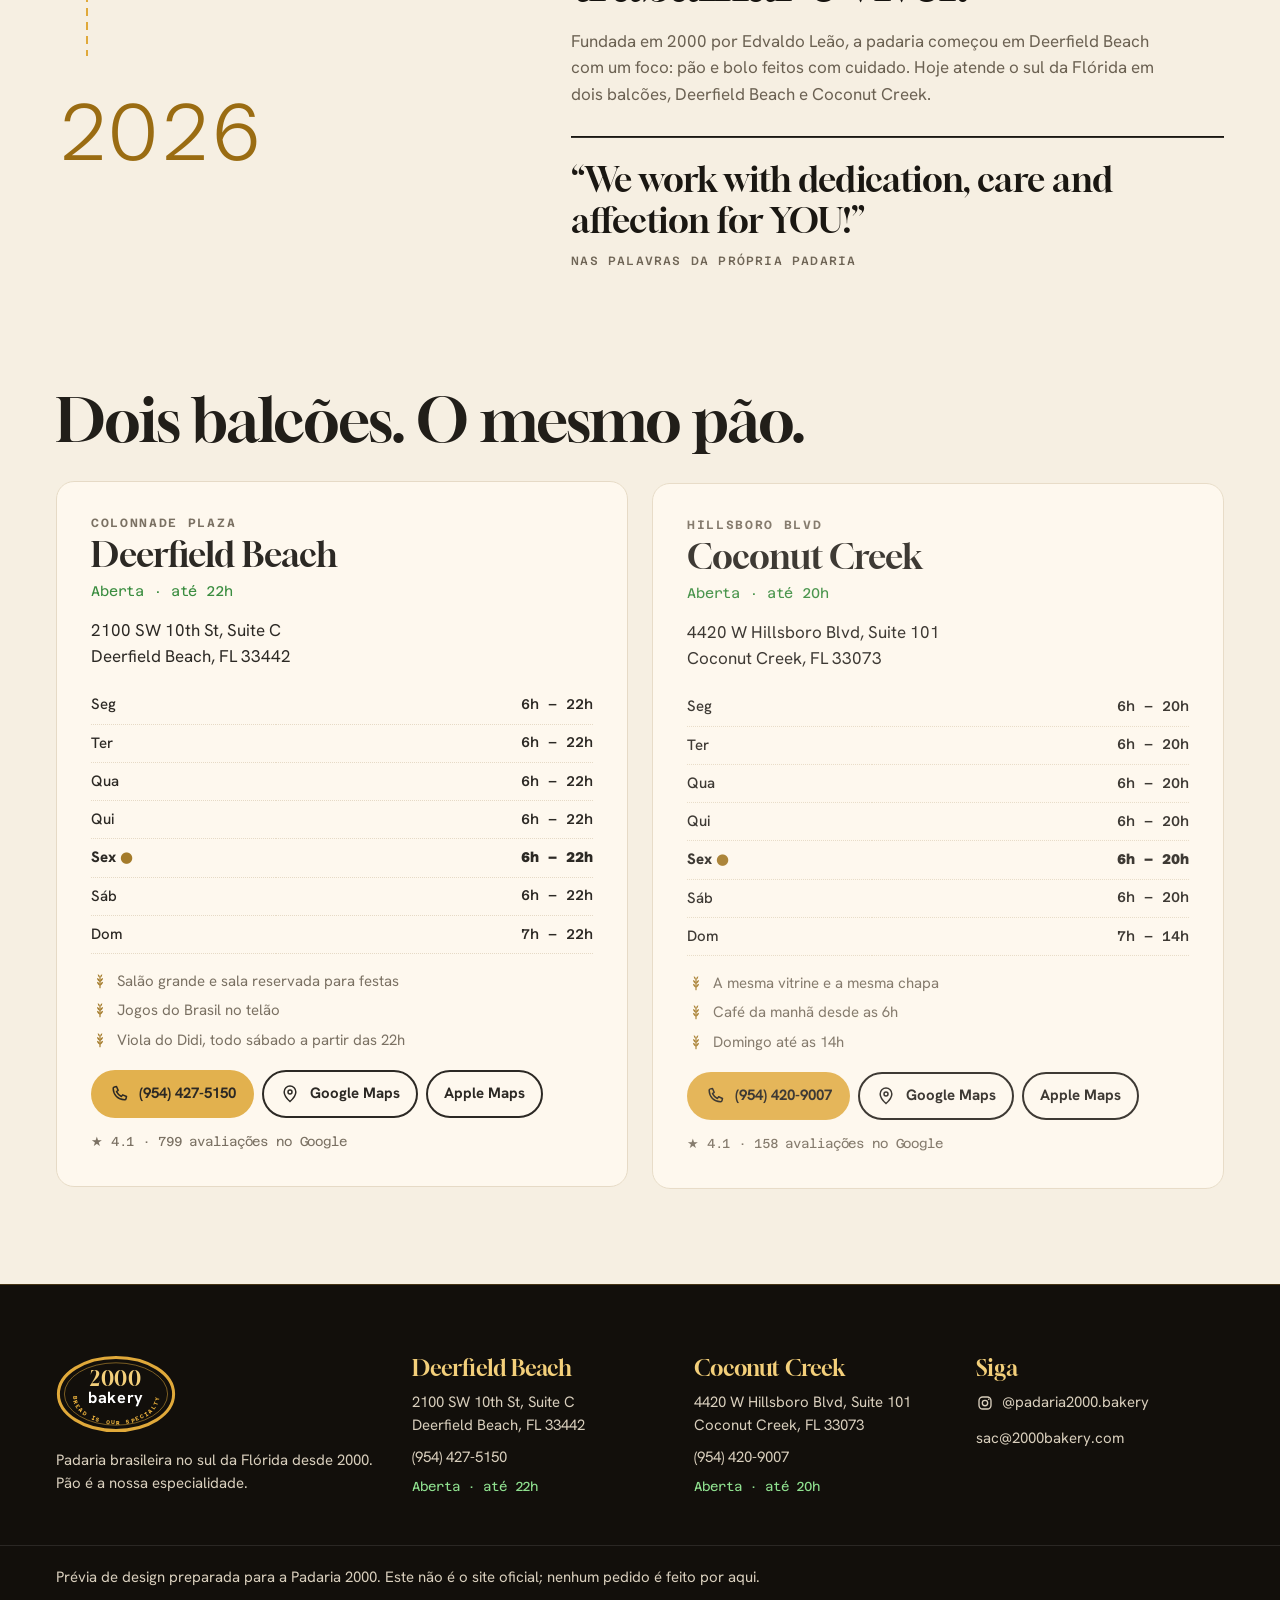
<file: pt/index.html>
<!doctype html>
<html lang="pt-BR">
<head>
<meta charset="utf-8">
<meta name="viewport" content="width=device-width, initial-scale=1, viewport-fit=cover">
<meta name="robots" content="noindex, nofollow">
<title>Padaria 2000 | Padaria brasileira em Deerfield Beach e Coconut Creek</title>
<meta name="description" content="Padaria brasileira desde 2000. Pão francês, coxinha, bolos a libra e encomendas para festa em Deerfield Beach e Coconut Creek. Viola do Didi todo sábado.">
<meta name="theme-color" content="#120f0b">
<link rel="alternate" hreflang="en" href="../index.html">
<link rel="alternate" hreflang="pt-BR" href="index.html">
<link rel="icon" href="../img/favicon.svg" type="image/svg+xml">
<link rel="preload" href="../fonts/gloock-latin-400-normal.woff2" as="font" type="font/woff2" crossorigin>
<link rel="stylesheet" href="../css/style.css">
<script type="application/ld+json">{"@context":"https://schema.org","@graph":[{"@type":"Bakery","name":"Cafe & Bakery 2000","telephone":"+19544275150","servesCuisine":"Brazilian","foundingDate":"2000","sameAs":["https://www.instagram.com/padaria2000.bakery/"],"address":{"@type":"PostalAddress","streetAddress":"2100 SW 10th St, Suite C","addressLocality":"Deerfield Beach","addressRegion":"FL","postalCode":"33442","addressCountry":"US"},"geo":{"@type":"GeoCoordinates","latitude":26.303637,"longitude":-80.132903},"openingHoursSpecification":[{"@type":"OpeningHoursSpecification","dayOfWeek":"Sunday","opens":"07:00","closes":"22:00"},{"@type":"OpeningHoursSpecification","dayOfWeek":"Monday","opens":"06:00","closes":"22:00"},{"@type":"OpeningHoursSpecification","dayOfWeek":"Tuesday","opens":"06:00","closes":"22:00"},{"@type":"OpeningHoursSpecification","dayOfWeek":"Wednesday","opens":"06:00","closes":"22:00"},{"@type":"OpeningHoursSpecification","dayOfWeek":"Thursday","opens":"06:00","closes":"22:00"},{"@type":"OpeningHoursSpecification","dayOfWeek":"Friday","opens":"06:00","closes":"22:00"},{"@type":"OpeningHoursSpecification","dayOfWeek":"Saturday","opens":"06:00","closes":"22:00"}]},{"@type":"Bakery","name":"Bakery 2000 Of Coconut Creek","telephone":"+19544209007","servesCuisine":"Brazilian","foundingDate":"2000","sameAs":["https://www.instagram.com/padaria2000.bakery/"],"address":{"@type":"PostalAddress","streetAddress":"4420 W Hillsboro Blvd, Suite 101","addressLocality":"Coconut Creek","addressRegion":"FL","postalCode":"33073","addressCountry":"US"},"geo":{"@type":"GeoCoordinates","latitude":26.3170871,"longitude":-80.1842218},"openingHoursSpecification":[{"@type":"OpeningHoursSpecification","dayOfWeek":"Sunday","opens":"07:00","closes":"14:00"},{"@type":"OpeningHoursSpecification","dayOfWeek":"Monday","opens":"06:00","closes":"20:00"},{"@type":"OpeningHoursSpecification","dayOfWeek":"Tuesday","opens":"06:00","closes":"20:00"},{"@type":"OpeningHoursSpecification","dayOfWeek":"Wednesday","opens":"06:00","closes":"20:00"},{"@type":"OpeningHoursSpecification","dayOfWeek":"Thursday","opens":"06:00","closes":"20:00"},{"@type":"OpeningHoursSpecification","dayOfWeek":"Friday","opens":"06:00","closes":"20:00"},{"@type":"OpeningHoursSpecification","dayOfWeek":"Saturday","opens":"06:00","closes":"20:00"}]}]}</script>
</head>
<body class="pg-home" data-lang="pt" data-units='[{"id":"deerfield","short":"Deerfield","hours":[[7,22],[6,22],[6,22],[6,22],[6,22],[6,22],[6,22]],"phone":"+19544275150","phoneLabel":"(954) 427-5150","name":"Deerfield Beach"},{"id":"creek","short":"Coconut Creek","hours":[[7,14],[6,20],[6,20],[6,20],[6,20],[6,20],[6,20]],"phone":"+19544209007","phoneLabel":"(954) 420-9007","name":"Coconut Creek"}]'>

<p class="preview-tag" role="note">Prévia de design · não é o site oficial da Padaria 2000</p>
<a class="skip" href="#main">Pular para o conteúdo</a>
<header class="top" data-top>
  <a class="brand" href="index.html" aria-label="Bakery 2000"><svg class="seal seal-sm" viewBox="0 0 200 130" aria-hidden="true">
  <defs><path id="sp14" d="M28 70a72 46 0 0 0 144 0"/></defs>
  <ellipse cx="100" cy="65" rx="96" ry="61" fill="var(--seal-bg, #120f0b)" stroke="var(--gold)" stroke-width="5"/>
  <ellipse cx="100" cy="65" rx="86" ry="52" fill="none" stroke="var(--gold)" stroke-width="1.2" opacity=".7"/>
  <text x="100" y="52" text-anchor="middle" class="seal-num">2000</text>
  <text x="100" y="80" text-anchor="middle" class="seal-word">bakery</text>
  <text class="seal-ring"><textPath href="#sp14" startOffset="50%" text-anchor="middle">BREAD IS OUR SPECIALTY</textPath></text>
</svg><span class="brand-txt"><b>Bakery 2000</b><small>Padaria desde 2000</small></span></a>
  <nav class="nav" aria-label="Principal">
    <a href="menu.html">Cardápio</a>
    <a href="order.html">Encomendas</a>
    <a href="visit.html">Unidades</a>
  </nav>
  <div class="top-act">
    <a class="lang" href="../index.html" hreflang="en" lang="en" aria-label="View in English">EN</a>
    <a class="btn btn-gold btn-sm hide-m" href="order.html"><svg viewBox="0 0 24 24" aria-hidden="true"><path d="M5 8h14l-1 12H6Z M9 8V6a3 3 0 0 1 6 0v2" fill="none" stroke="currentColor" stroke-width="1.8" stroke-linejoin="round"/></svg><span>Encomendar</span></a>
  </div>
</header>
<main id="main">
<section class="hero">
  <figure class="hero-img"><img src="../img/vitrine.webp" srcset="../img/vitrine-s.webp 900w, ../img/vitrine.webp 1800w" sizes="(min-width: 900px) 60vw, 100vw" alt="A vitrine de pães de Deerfield Beach, cheia de pão fresco" loading="lazy" decoding="async" class="" width="1800" height="1125" fetchpriority="high" loading="eager"></figure>
  <div class="hero-in">
    <p class="eyebrow gold">Deerfield Beach · Coconut Creek · desde 2000</p>
    <h1 class="display">Do café das 6h ao sertanejo de sábado à noite.</h1>
    <p class="lead">Uma padaria brasileira que vive o dia inteiro: pão francês, coxinha, prato na chapa, bolo a libra e encomenda para festa no sul da Flórida.</p>
    <div class="row">
      <a class="btn btn-gold" href="order.html"><svg viewBox="0 0 24 24" aria-hidden="true"><path d="M5 8h14l-1 12H6Z M9 8V6a3 3 0 0 1 6 0v2" fill="none" stroke="currentColor" stroke-width="1.8" stroke-linejoin="round"/></svg><span>Montar encomenda</span></a>
      <a class="btn btn-line light" href="menu.html"><span>Ver cardápio</span><svg viewBox="0 0 24 24" aria-hidden="true"><path d="M4 12h15M13 6l6 6-6 6" fill="none" stroke="currentColor" stroke-width="2" stroke-linecap="round" stroke-linejoin="round"/></svg></a>
    </div>
  </div>
  
<div class="now" data-now aria-live="polite">
  <div class="now-head"><span class="dot" data-now-dot></span><span class="mono" data-now-label>Hora na Flórida</span></div>
  <p class="now-clock mono" data-now-clock>--:--</p>
  <p class="now-msg" data-now-msg>Aberta todos os dias a partir das 6h.</p>
  <div class="dayline" aria-hidden="true">
    <div class="dayline-track"><span class="dayline-fill" data-now-fill></span><span class="dayline-sun" data-now-sun></span></div>
    <div class="dayline-ticks mono"><span>6</span><span>11</span><span>16</span><span>22</span></div>
  </div>
  <ul class="now-units"><li><b>Deerfield</b><span data-status="deerfield">&nbsp;</span></li><li><b>Coconut Creek</b><span data-status="creek">&nbsp;</span></li></ul>
</div>
</section>

<section class="day" data-day-scroller aria-labelledby="day-h">
  <div class="day-head wrap">
    <p class="eyebrow">Um balcão, quatro momentos</p>
    <h2 id="day-h" class="display">Delícias para qualquer hora do dia.</h2>
  </div>
  <div class="day-rail" data-day-rail>
    <article class="moment" data-moment="0">
      <p class="moment-t mono">06h</p>
      <figure><img src="../img/ovo-bacon.webp" srcset="../img/ovo-bacon-s.webp 640w, ../img/ovo-bacon.webp 1200w" sizes="(min-width: 900px) 40vw, 90vw" alt="Café da manhã" loading="lazy" decoding="async" class="" width="1200" height="800"></figure>
      <h3>Café da manhã</h3><p>Café passado na hora, pão quentinho e aquele cheirinho de padaria. Pão francês com ovos e bacon na chapa.</p>
    </article><article class="moment" data-moment="1">
      <p class="moment-t mono">11h30</p>
      <figure><img src="../img/contrafile.webp" srcset="../img/contrafile-s.webp 640w, ../img/contrafile.webp 1200w" sizes="(min-width: 900px) 40vw, 90vw" alt="Almoço" loading="lazy" decoding="async" class="" width="1200" height="800"></figure>
      <h3>Almoço</h3><p>Contrafilé na chapa com fritas, calabresa acebolada: o prato que o Brasil come no balcão.</p>
    </article><article class="moment" data-moment="2">
      <p class="moment-t mono">16h</p>
      <figure><img src="../img/salgados.webp" srcset="../img/salgados-s.webp 640w, ../img/salgados.webp 1200w" sizes="(min-width: 900px) 40vw, 90vw" alt="Lanche da tarde" loading="lazy" decoding="async" class="" width="1200" height="800"></figure>
      <h3>Lanche da tarde</h3><p>Coxinha, empada, croquete de mandioca. E o horário-limite das encomendas.</p>
    </article><article class="moment" data-moment="3">
      <p class="moment-t mono">19h</p>
      <figure><img src="../img/vitrine.webp" srcset="../img/vitrine-s.webp 900w, ../img/vitrine.webp 1800w" sizes="(min-width: 900px) 40vw, 90vw" alt="O docinho depois do jantar" loading="lazy" decoding="async" class="" width="1200" height="800"></figure>
      <h3>O docinho depois do jantar</h3><p>Bolos a libra, docinhos e pavê de morango, direto da vitrine.</p>
    </article>
  </div>
</section>

<section class="ticket-sec wrap" aria-labelledby="tk-h">
  <div class="ticket-copy">
    <p class="eyebrow">Encomenda sem vai e volta</p>
    <h2 id="tk-h" class="display">Coxinha no cento, bolo na libra. Peça até as 16h.</h2>
    <p>Escolha a unidade, os salgados, o bolo e o dia da retirada. O site escreve o pedido; depois é só ligar ou mandar pela DM do Instagram, do jeito que a padaria já recebe encomendas hoje.</p>
    <div class="deadline" data-deadline><span class="mono">Prazo de hoje</span><strong data-deadline-txt>16:00</strong></div>
    <a class="btn btn-ink" href="order.html"><svg viewBox="0 0 24 24" aria-hidden="true"><path d="M5 8h14l-1 12H6Z M9 8V6a3 3 0 0 1 6 0v2" fill="none" stroke="currentColor" stroke-width="1.8" stroke-linejoin="round"/></svg><span>Começar encomenda</span><svg viewBox="0 0 24 24" aria-hidden="true"><path d="M4 12h15M13 6l6 6-6 6" fill="none" stroke="currentColor" stroke-width="2" stroke-linecap="round" stroke-linejoin="round"/></svg></a>
  </div>
  <div class="ticket" aria-hidden="true">
    <p class="ticket-h mono">BAKERY 2000 · ENCOMENDA</p>
    <ul class="mono">
      <li><span>100 × Coxinha de frango</span></li>
      <li><span>50 × Docinhos variados</span></li>
      <li><span>4 lb · Bolo</span></li>
      <li><span>1 × Pavê de morango</span></li>
    </ul>
    <p class="ticket-f mono">RETIRADA · DEERFIELD BEACH</p>
    <svg class="seal seal-stamp" viewBox="0 0 200 130" aria-hidden="true">
  <defs><path id="sp16" d="M28 70a72 46 0 0 0 144 0"/></defs>
  <ellipse cx="100" cy="65" rx="96" ry="61" fill="var(--seal-bg, #120f0b)" stroke="var(--gold)" stroke-width="5"/>
  <ellipse cx="100" cy="65" rx="86" ry="52" fill="none" stroke="var(--gold)" stroke-width="1.2" opacity=".7"/>
  <text x="100" y="52" text-anchor="middle" class="seal-num">2000</text>
  <text x="100" y="80" text-anchor="middle" class="seal-word">bakery</text>
  <text class="seal-ring"><textPath href="#sp16" startOffset="50%" text-anchor="middle">BREAD IS OUR SPECIALTY</textPath></text>
</svg>
  </div>
</section>

<section class="counter" aria-labelledby="ct-h">
  <div class="wrap counter-head">
    <h2 id="ct-h" class="display">Saindo da chapa.</h2>
    <a class="link" href="menu.html#chapa">Cardápio completo <svg viewBox="0 0 24 24" aria-hidden="true"><path d="M4 12h15M13 6l6 6-6 6" fill="none" stroke="currentColor" stroke-width="2" stroke-linecap="round" stroke-linejoin="round"/></svg></a>
  </div>
  <div class="counter-rail">
    <a class="plate" href="menu.html#calabresa"><figure><img src="../img/calabresa.webp" srcset="../img/calabresa-s.webp 640w, ../img/calabresa.webp 1200w" sizes="(min-width: 900px) 30vw, 75vw" alt="Calabresa acebolada" loading="lazy" decoding="async" class="" width="1200" height="800"></figure><span><b>Calabresa acebolada</b></span></a><a class="plate" href="menu.html#pao-linguica"><figure><img src="../img/pao-linguica.webp" srcset="../img/pao-linguica-s.webp 640w, ../img/pao-linguica.webp 1200w" sizes="(min-width: 900px) 30vw, 75vw" alt="Pão francês com linguiça" loading="lazy" decoding="async" class="" width="1200" height="800"></figure><span><b>Pão francês com linguiça</b></span></a><a class="plate" href="menu.html#ovo-bacon"><figure><img src="../img/ovo-bacon.webp" srcset="../img/ovo-bacon-s.webp 640w, ../img/ovo-bacon.webp 1200w" sizes="(min-width: 900px) 30vw, 75vw" alt="Pão francês com ovos e bacon" loading="lazy" decoding="async" class="" width="1200" height="800"></figure><span><b>Pão francês com ovos e bacon</b></span></a><a class="plate" href="menu.html#omelete"><figure><img src="../img/omelete.webp" srcset="../img/omelete-s.webp 640w, ../img/omelete.webp 1200w" sizes="(min-width: 900px) 30vw, 75vw" alt="Pão francês com omelete" loading="lazy" decoding="async" class="" width="1200" height="800"></figure><span><b>Pão francês com omelete</b></span></a><a class="plate" href="menu.html#pao-carne"><figure><img src="../img/pao-carne.webp" srcset="../img/pao-carne-s.webp 640w, ../img/pao-carne.webp 1200w" sizes="(min-width: 900px) 30vw, 75vw" alt="Pão francês com carne" loading="lazy" decoding="async" class="" width="1200" height="800"></figure><span><b>Pão francês com carne</b></span></a><a class="plate" href="menu.html#sanduiche"><figure><img src="../img/sanduiche-fritas.webp" srcset="../img/sanduiche-fritas-s.webp 640w, ../img/sanduiche-fritas.webp 1200w" sizes="(min-width: 900px) 30vw, 75vw" alt="Sanduíche com batata frita" loading="lazy" decoding="async" class="" width="1200" height="800"></figure><span><b>Sanduíche com batata frita</b></span></a><a class="plate" href="menu.html#contrafile"><figure><img src="../img/contrafile.webp" srcset="../img/contrafile-s.webp 640w, ../img/contrafile.webp 1200w" sizes="(min-width: 900px) 30vw, 75vw" alt="Contrafilé na chapa" loading="lazy" decoding="async" class="" width="1200" height="800"></figure><span><b>Contrafilé na chapa</b></span></a>
  </div>
</section>


<section class="night" id="viola" data-night>
  <div class="night-sky" aria-hidden="true"><i style="--x:0%;--y:0%;--d:0s"></i><i style="--x:37%;--y:53%;--d:0.4s"></i><i style="--x:74%;--y:36%;--d:0.8s"></i><i style="--x:11%;--y:19%;--d:1.2000000000000002s"></i><i style="--x:48%;--y:2%;--d:1.6s"></i><i style="--x:85%;--y:55%;--d:2s"></i><i style="--x:22%;--y:38%;--d:2.4000000000000004s"></i><i style="--x:59%;--y:21%;--d:0s"></i><i style="--x:96%;--y:4%;--d:0.4s"></i><i style="--x:33%;--y:57%;--d:0.8s"></i><i style="--x:70%;--y:40%;--d:1.2000000000000002s"></i><i style="--x:7%;--y:23%;--d:1.6s"></i><i style="--x:44%;--y:6%;--d:2s"></i><i style="--x:81%;--y:59%;--d:2.4000000000000004s"></i><i style="--x:18%;--y:42%;--d:0s"></i><i style="--x:55%;--y:25%;--d:0.4s"></i><i style="--x:92%;--y:8%;--d:0.8s"></i><i style="--x:29%;--y:61%;--d:1.2000000000000002s"></i><i style="--x:66%;--y:44%;--d:1.6s"></i><i style="--x:3%;--y:27%;--d:2s"></i><i style="--x:40%;--y:10%;--d:2.4000000000000004s"></i><i style="--x:77%;--y:63%;--d:0s"></i><i style="--x:14%;--y:46%;--d:0.4s"></i><i style="--x:51%;--y:29%;--d:0.8s"></i><i style="--x:88%;--y:12%;--d:1.2000000000000002s"></i><i style="--x:25%;--y:65%;--d:1.6s"></i></div>
  <div class="wrap night-in">
    <div class="night-copy">
      <p class="eyebrow gold">Sábado, depois do último cafezinho</p>
      <h2 class="display">Às 22h a padaria vira <em>Viola do Didi</em>.</h2>
      <p class="lead">Sertanejo ao vivo todo sábado a partir das 22h, na unidade de Deerfield Beach. Música boa, dança e gente animada.</p>
      <div class="next-sat"><span class="mono">Próxima Viola do Didi</span><strong data-next-sat>Neste sábado</strong><span class="mono" data-next-sat-in></span></div>
      <p class="special" data-special data-date="2026-11-07"><svg viewBox="0 0 24 24" aria-hidden="true"><path d="M12 21V8" stroke="currentColor" stroke-width="1.6" stroke-linecap="round"/><path d="M12 8c-2-1-3-3-3-5 2 .6 3 2.4 3 5Zm0 0c2-1 3-3 3-5-2 .6-3 2.4-3 5Zm0 5c-2.6-.8-4-2.8-4-5 2.4.4 4 2.4 4 5Zm0 0c2.6-.8 4-2.8 4-5-2.4.4-4 2.4-4 5Zm0 5c-2.6-.8-4-2.8-4-5 2.4.4 4 2.4 4 5Zm0 0c2.6-.8 4-2.8 4-5-2.4.4-4 2.4-4 5Z" fill="currentColor"/></svg><span><b>7 de nov.</b> · Aniversário do Garotin Sanfoneiro, com Garotinho & Amigos</span></p>
      <div class="lineup" aria-label="Atrações"><div class="lineup-track"><span>Garotin Sanfoneiro</span><b aria-hidden="true">✦</b><span>Beto Dias</span><b aria-hidden="true">✦</b><span>Johnnie Laska</span><b aria-hidden="true">✦</b><span aria-hidden="true">Garotin Sanfoneiro</span><b aria-hidden="true">✦</b><span aria-hidden="true">Beto Dias</span><b aria-hidden="true">✦</b><span aria-hidden="true">Johnnie Laska</span><b aria-hidden="true">✦</b><span aria-hidden="true">Garotin Sanfoneiro</span><b aria-hidden="true">✦</b><span aria-hidden="true">Beto Dias</span><b aria-hidden="true">✦</b><span aria-hidden="true">Johnnie Laska</span><b aria-hidden="true">✦</b><span aria-hidden="true">Garotin Sanfoneiro</span><b aria-hidden="true">✦</b><span aria-hidden="true">Beto Dias</span><b aria-hidden="true">✦</b><span aria-hidden="true">Johnnie Laska</span></div></div>
      <div class="row">
        <a class="btn btn-gold" href="tel:+19544275150"><svg viewBox="0 0 24 24" aria-hidden="true"><path d="M6.6 3.5 9 3l2 4.6-2 1.6a13 13 0 0 0 5.8 5.8l1.6-2 4.6 2-.5 2.4c-.2 1-1 1.7-2 1.6C10.7 18.7 5.3 13.3 5 5.5c-.1-1 .6-1.8 1.6-2Z" fill="none" stroke="currentColor" stroke-width="1.8" stroke-linejoin="round"/></svg><span>Reservar mesa</span></a>
        <a class="btn btn-line light" href="https://ig.me/m/padaria2000.bakery" target="_blank" rel="noopener"><svg viewBox="0 0 24 24" aria-hidden="true"><rect x="4" y="4" width="16" height="16" rx="5" fill="none" stroke="currentColor" stroke-width="1.8"/><circle cx="12" cy="12" r="3.6" fill="none" stroke="currentColor" stroke-width="1.8"/><circle cx="17" cy="7" r="1.1" fill="currentColor"/></svg><span>Reservar pela DM</span></a>
      </div>
    </div>
    <div class="night-media">
      <figure class="poster p1"><img src="../img/poster-viola.webp" alt="Cartaz da Viola do Didi: todo sábado, 22h" loading="lazy" decoding="async" class="" width="360" height="640"></figure>
      <figure class="poster p2"><img src="../img/poster-garotin.webp" alt="Cartaz do aniversário do Garotin Sanfoneiro em 7 de novembro" loading="lazy" decoding="async" class="" width="360" height="640"></figure>
      <button class="reel" type="button" data-reel="https://www.instagram.com/reel/DcPAHOaifAN/embed" aria-label="Ver o vídeo da Viola do Didi no Instagram"><svg viewBox="0 0 24 24" aria-hidden="true"><path d="M8 5v14l11-7Z" fill="currentColor"/></svg><span>Ver a noite<small>Instagram</small></span></button>
    </div>
  </div>
  <div class="wrap bday">
    <div class="bday-cake" aria-hidden="true"><svg viewBox="0 0 120 120"><g fill="none" stroke="currentColor" stroke-width="3" stroke-linecap="round" stroke-linejoin="round"><path d="M18 100h84M24 100V70h72v30M30 70V50h60v20"/><path d="M24 82c8 6 16 6 24 0s16-6 24 0 16 6 24 0M30 58c7 5 14 5 20 0s14-5 20 0 13 5 20 0"/><path d="M48 50V38M60 50V34M72 50V38"/></g><g fill="var(--gold2)"><path d="M48 31c-3 3-3 6 0 7 3-1 3-4 0-7ZM60 27c-3 3-3 6 0 7 3-1 3-4 0-7ZM72 31c-3 3-3 6 0 7 3-1 3-4 0-7Z" class="flame"/></g></svg></div>
    <div>
      <h3>Aniversário no sábado à noite?</h3>
      <p>Reserve para 15 pessoas ou mais na Viola do Didi e ganhe 1 bolo para cantar os parabéns. O bolo serve 15 pessoas.</p>
      <div class="bday-calc"><label for="bday-n">Sua turma</label><input id="bday-n" type="range" min="5" max="40" value="12" data-bday><output class="mono" data-bday-out>12</output><p data-bday-msg aria-live="polite"></p></div>
    </div>
  </div>
</section>

<section class="torcida">
  <figure class="torcida-img"><img src="../img/mural.webp" srcset="../img/mural-s.webp 900w, ../img/mural.webp 1800w" sizes="100vw" alt="O mural de futebol com mascotes de times brasileiros no salão de Deerfield Beach" loading="lazy" decoding="async" class="" width="1800" height="1200"></figure>
  <div class="wrap torcida-in">
    <p class="score mono" aria-hidden="true"><span>BRA</span><b data-score>2000</b><span>DFB</span></p>
    <h2 class="display">Todo time tem lugar nessa parede.</h2>
    <p>Em dia de jogo do Brasil o salão enche: telão, TVs espalhadas pelo salão, café e salgado no intervalo.</p>
  </div>
</section>

<section class="story wrap" aria-labelledby="st-h">
  <div class="story-years" aria-hidden="true"><span class="mono">2000</span><i></i><span class="mono" data-year>2026</span></div>
  <div>
    <p class="eyebrow">Desde 2000</p>
    <h2 id="st-h" class="display">Uma empresa brasileira que escolheu os Estados Unidos para trabalhar e viver.</h2>
    <p>Fundada em 2000 por Edvaldo Leão, a padaria começou em Deerfield Beach com um foco: pão e bolo feitos com cuidado. Hoje atende o sul da Flórida em dois balcões, Deerfield Beach e Coconut Creek.</p>
    <blockquote>“We work with dedication, care and affection for YOU!”<cite>Nas palavras da própria padaria</cite></blockquote>
  </div>
</section>

<section class="units-sec" aria-labelledby="un-h">
  <div class="wrap">
    <h2 id="un-h" class="display">Dois balcões. O mesmo pão.</h2>
    <div class="units">
<article class="unit" id="deerfield">
  <header><p class="eyebrow">Colonnade Plaza</p><h3>Deerfield Beach</h3><p class="unit-st mono" data-status="deerfield">&nbsp;</p></header>
  <p class="unit-addr">2100 SW 10th St, Suite C<br>Deerfield Beach, FL 33442</p>
  <table class="hours"><caption class="sr">Horários</caption><tbody>
    <tr data-day="1"><th scope="row">Seg</th><td>6h – 22h</td></tr><tr data-day="2"><th scope="row">Ter</th><td>6h – 22h</td></tr><tr data-day="3"><th scope="row">Qua</th><td>6h – 22h</td></tr><tr data-day="4"><th scope="row">Qui</th><td>6h – 22h</td></tr><tr data-day="5"><th scope="row">Sex</th><td>6h – 22h</td></tr><tr data-day="6"><th scope="row">Sáb</th><td>6h – 22h</td></tr><tr data-day="0"><th scope="row">Dom</th><td>7h – 22h</td></tr>
  </tbody></table>
  <ul class="unit-x"><li><svg viewBox="0 0 24 24" aria-hidden="true"><path d="M12 21V8" stroke="currentColor" stroke-width="1.6" stroke-linecap="round"/><path d="M12 8c-2-1-3-3-3-5 2 .6 3 2.4 3 5Zm0 0c2-1 3-3 3-5-2 .6-3 2.4-3 5Zm0 5c-2.6-.8-4-2.8-4-5 2.4.4 4 2.4 4 5Zm0 0c2.6-.8 4-2.8 4-5-2.4.4-4 2.4-4 5Zm0 5c-2.6-.8-4-2.8-4-5 2.4.4 4 2.4 4 5Zm0 0c2.6-.8 4-2.8 4-5-2.4.4-4 2.4-4 5Z" fill="currentColor"/></svg>Salão grande e sala reservada para festas</li><li><svg viewBox="0 0 24 24" aria-hidden="true"><path d="M12 21V8" stroke="currentColor" stroke-width="1.6" stroke-linecap="round"/><path d="M12 8c-2-1-3-3-3-5 2 .6 3 2.4 3 5Zm0 0c2-1 3-3 3-5-2 .6-3 2.4-3 5Zm0 5c-2.6-.8-4-2.8-4-5 2.4.4 4 2.4 4 5Zm0 0c2.6-.8 4-2.8 4-5-2.4.4-4 2.4-4 5Zm0 5c-2.6-.8-4-2.8-4-5 2.4.4 4 2.4 4 5Zm0 0c2.6-.8 4-2.8 4-5-2.4.4-4 2.4-4 5Z" fill="currentColor"/></svg>Jogos do Brasil no telão</li><li><svg viewBox="0 0 24 24" aria-hidden="true"><path d="M12 21V8" stroke="currentColor" stroke-width="1.6" stroke-linecap="round"/><path d="M12 8c-2-1-3-3-3-5 2 .6 3 2.4 3 5Zm0 0c2-1 3-3 3-5-2 .6-3 2.4-3 5Zm0 5c-2.6-.8-4-2.8-4-5 2.4.4 4 2.4 4 5Zm0 0c2.6-.8 4-2.8 4-5-2.4.4-4 2.4-4 5Zm0 5c-2.6-.8-4-2.8-4-5 2.4.4 4 2.4 4 5Zm0 0c2.6-.8 4-2.8 4-5-2.4.4-4 2.4-4 5Z" fill="currentColor"/></svg>Viola do Didi, todo sábado a partir das 22h</li></ul>
  <div class="unit-act">
    <a class="btn btn-gold" href="tel:+19544275150"><svg viewBox="0 0 24 24" aria-hidden="true"><path d="M6.6 3.5 9 3l2 4.6-2 1.6a13 13 0 0 0 5.8 5.8l1.6-2 4.6 2-.5 2.4c-.2 1-1 1.7-2 1.6C10.7 18.7 5.3 13.3 5 5.5c-.1-1 .6-1.8 1.6-2Z" fill="none" stroke="currentColor" stroke-width="1.8" stroke-linejoin="round"/></svg><span>(954) 427-5150</span></a>
    <a class="btn btn-line" href="https://www.google.com/maps/search/?api=1&query=Cafe%20%26%20Bakery%202000%2C%202100%20SW%2010th%20St%2C%20Deerfield%20Beach%2C%20FL&query_place_id=ChIJ36g2NgUd2YgRaGyjP8Uub68" target="_blank" rel="noopener"><svg viewBox="0 0 24 24" aria-hidden="true"><path d="M12 21s7-6.3 7-11.5A7 7 0 0 0 5 9.5C5 14.7 12 21 12 21Z" fill="none" stroke="currentColor" stroke-width="1.8"/><circle cx="12" cy="9.5" r="2.4" fill="none" stroke="currentColor" stroke-width="1.8"/></svg><span>Google Maps</span></a>
    <a class="btn btn-line" href="https://maps.apple.com/?q=Bakery%202000&address=2100%20SW%2010th%20St%2C%20Deerfield%20Beach%2C%20FL%2033442" target="_blank" rel="noopener"><span>Apple Maps</span></a>
  </div>
  <p class="unit-rate mono">★ 4.1 · 799 avaliações no Google</p>
</article>
<article class="unit" id="creek">
  <header><p class="eyebrow">Hillsboro Blvd</p><h3>Coconut Creek</h3><p class="unit-st mono" data-status="creek">&nbsp;</p></header>
  <p class="unit-addr">4420 W Hillsboro Blvd, Suite 101<br>Coconut Creek, FL 33073</p>
  <table class="hours"><caption class="sr">Horários</caption><tbody>
    <tr data-day="1"><th scope="row">Seg</th><td>6h – 20h</td></tr><tr data-day="2"><th scope="row">Ter</th><td>6h – 20h</td></tr><tr data-day="3"><th scope="row">Qua</th><td>6h – 20h</td></tr><tr data-day="4"><th scope="row">Qui</th><td>6h – 20h</td></tr><tr data-day="5"><th scope="row">Sex</th><td>6h – 20h</td></tr><tr data-day="6"><th scope="row">Sáb</th><td>6h – 20h</td></tr><tr data-day="0"><th scope="row">Dom</th><td>7h – 14h</td></tr>
  </tbody></table>
  <ul class="unit-x"><li><svg viewBox="0 0 24 24" aria-hidden="true"><path d="M12 21V8" stroke="currentColor" stroke-width="1.6" stroke-linecap="round"/><path d="M12 8c-2-1-3-3-3-5 2 .6 3 2.4 3 5Zm0 0c2-1 3-3 3-5-2 .6-3 2.4-3 5Zm0 5c-2.6-.8-4-2.8-4-5 2.4.4 4 2.4 4 5Zm0 0c2.6-.8 4-2.8 4-5-2.4.4-4 2.4-4 5Zm0 5c-2.6-.8-4-2.8-4-5 2.4.4 4 2.4 4 5Zm0 0c2.6-.8 4-2.8 4-5-2.4.4-4 2.4-4 5Z" fill="currentColor"/></svg>A mesma vitrine e a mesma chapa</li><li><svg viewBox="0 0 24 24" aria-hidden="true"><path d="M12 21V8" stroke="currentColor" stroke-width="1.6" stroke-linecap="round"/><path d="M12 8c-2-1-3-3-3-5 2 .6 3 2.4 3 5Zm0 0c2-1 3-3 3-5-2 .6-3 2.4-3 5Zm0 5c-2.6-.8-4-2.8-4-5 2.4.4 4 2.4 4 5Zm0 0c2.6-.8 4-2.8 4-5-2.4.4-4 2.4-4 5Zm0 5c-2.6-.8-4-2.8-4-5 2.4.4 4 2.4 4 5Zm0 0c2.6-.8 4-2.8 4-5-2.4.4-4 2.4-4 5Z" fill="currentColor"/></svg>Café da manhã desde as 6h</li><li><svg viewBox="0 0 24 24" aria-hidden="true"><path d="M12 21V8" stroke="currentColor" stroke-width="1.6" stroke-linecap="round"/><path d="M12 8c-2-1-3-3-3-5 2 .6 3 2.4 3 5Zm0 0c2-1 3-3 3-5-2 .6-3 2.4-3 5Zm0 5c-2.6-.8-4-2.8-4-5 2.4.4 4 2.4 4 5Zm0 0c2.6-.8 4-2.8 4-5-2.4.4-4 2.4-4 5Zm0 5c-2.6-.8-4-2.8-4-5 2.4.4 4 2.4 4 5Zm0 0c2.6-.8 4-2.8 4-5-2.4.4-4 2.4-4 5Z" fill="currentColor"/></svg>Domingo até as 14h</li></ul>
  <div class="unit-act">
    <a class="btn btn-gold" href="tel:+19544209007"><svg viewBox="0 0 24 24" aria-hidden="true"><path d="M6.6 3.5 9 3l2 4.6-2 1.6a13 13 0 0 0 5.8 5.8l1.6-2 4.6 2-.5 2.4c-.2 1-1 1.7-2 1.6C10.7 18.7 5.3 13.3 5 5.5c-.1-1 .6-1.8 1.6-2Z" fill="none" stroke="currentColor" stroke-width="1.8" stroke-linejoin="round"/></svg><span>(954) 420-9007</span></a>
    <a class="btn btn-line" href="https://www.google.com/maps/search/?api=1&query=Bakery%202000%20Of%20Coconut%20Creek%2C%204420%20W%20Hillsboro%20Blvd%20Ste%20101%2C%20Coconut%20Creek%2C%20FL%2033073" target="_blank" rel="noopener"><svg viewBox="0 0 24 24" aria-hidden="true"><path d="M12 21s7-6.3 7-11.5A7 7 0 0 0 5 9.5C5 14.7 12 21 12 21Z" fill="none" stroke="currentColor" stroke-width="1.8"/><circle cx="12" cy="9.5" r="2.4" fill="none" stroke="currentColor" stroke-width="1.8"/></svg><span>Google Maps</span></a>
    <a class="btn btn-line" href="https://maps.apple.com/?q=Bakery%202000&address=4420%20W%20Hillsboro%20Blvd%2C%20Coconut%20Creek%2C%20FL%2033073" target="_blank" rel="noopener"><span>Apple Maps</span></a>
  </div>
  <p class="unit-rate mono">★ 4.1 · 158 avaliações no Google</p>
</article></div>
  </div>
</section></main>

<footer class="foot">
  <div class="foot-in">
    <div class="foot-brand"><svg class="seal seal-md" viewBox="0 0 200 130" aria-hidden="true">
  <defs><path id="sp15" d="M28 70a72 46 0 0 0 144 0"/></defs>
  <ellipse cx="100" cy="65" rx="96" ry="61" fill="var(--seal-bg, #120f0b)" stroke="var(--gold)" stroke-width="5"/>
  <ellipse cx="100" cy="65" rx="86" ry="52" fill="none" stroke="var(--gold)" stroke-width="1.2" opacity=".7"/>
  <text x="100" y="52" text-anchor="middle" class="seal-num">2000</text>
  <text x="100" y="80" text-anchor="middle" class="seal-word">bakery</text>
  <text class="seal-ring"><textPath href="#sp15" startOffset="50%" text-anchor="middle">BREAD IS OUR SPECIALTY</textPath></text>
</svg><p>Padaria brasileira no sul da Flórida desde 2000. Pão é a nossa especialidade.</p></div>
    <div class="foot-u"><h3>Deerfield Beach</h3><p>2100 SW 10th St, Suite C<br>Deerfield Beach, FL 33442</p><p><a href="tel:+19544275150">(954) 427-5150</a></p><p class="mono" data-status="deerfield">&nbsp;</p></div><div class="foot-u"><h3>Coconut Creek</h3><p>4420 W Hillsboro Blvd, Suite 101<br>Coconut Creek, FL 33073</p><p><a href="tel:+19544209007">(954) 420-9007</a></p><p class="mono" data-status="creek">&nbsp;</p></div>
    <div class="foot-u"><h3>Siga</h3><p><a href="https://www.instagram.com/padaria2000.bakery/" target="_blank" rel="noopener"><svg viewBox="0 0 24 24" aria-hidden="true"><rect x="4" y="4" width="16" height="16" rx="5" fill="none" stroke="currentColor" stroke-width="1.8"/><circle cx="12" cy="12" r="3.6" fill="none" stroke="currentColor" stroke-width="1.8"/><circle cx="17" cy="7" r="1.1" fill="currentColor"/></svg> @padaria2000.bakery</a></p><p><a href="mailto:sac@2000bakery.com">sac@2000bakery.com</a></p></div>
  </div>
  <p class="foot-note">Prévia de design preparada para a Padaria 2000. Este não é o site oficial; nenhum pedido é feito por aqui.</p>
</footer>
<nav class="dock" aria-label="Ações rápidas">
  <a href="tel:+19544275150"><svg viewBox="0 0 24 24" aria-hidden="true"><path d="M6.6 3.5 9 3l2 4.6-2 1.6a13 13 0 0 0 5.8 5.8l1.6-2 4.6 2-.5 2.4c-.2 1-1 1.7-2 1.6C10.7 18.7 5.3 13.3 5 5.5c-.1-1 .6-1.8 1.6-2Z" fill="none" stroke="currentColor" stroke-width="1.8" stroke-linejoin="round"/></svg><span>Ligar</span></a>
  <a class="dock-main" href="order.html"><svg viewBox="0 0 24 24" aria-hidden="true"><path d="M5 8h14l-1 12H6Z M9 8V6a3 3 0 0 1 6 0v2" fill="none" stroke="currentColor" stroke-width="1.8" stroke-linejoin="round"/></svg><span>Encomendar</span></a>
  <a href="visit.html"><svg viewBox="0 0 24 24" aria-hidden="true"><path d="M12 21s7-6.3 7-11.5A7 7 0 0 0 5 9.5C5 14.7 12 21 12 21Z" fill="none" stroke="currentColor" stroke-width="1.8"/><circle cx="12" cy="9.5" r="2.4" fill="none" stroke="currentColor" stroke-width="1.8"/></svg><span>Como chegar</span></a>
</nav>
<script src="../vendor/gsap.min.js" defer></script>
<script src="../vendor/ScrollTrigger.min.js" defer></script>
<script src="../vendor/lenis.min.js" defer></script>
<script src="../js/app.js" defer></script>
</body>
</html>
</file>
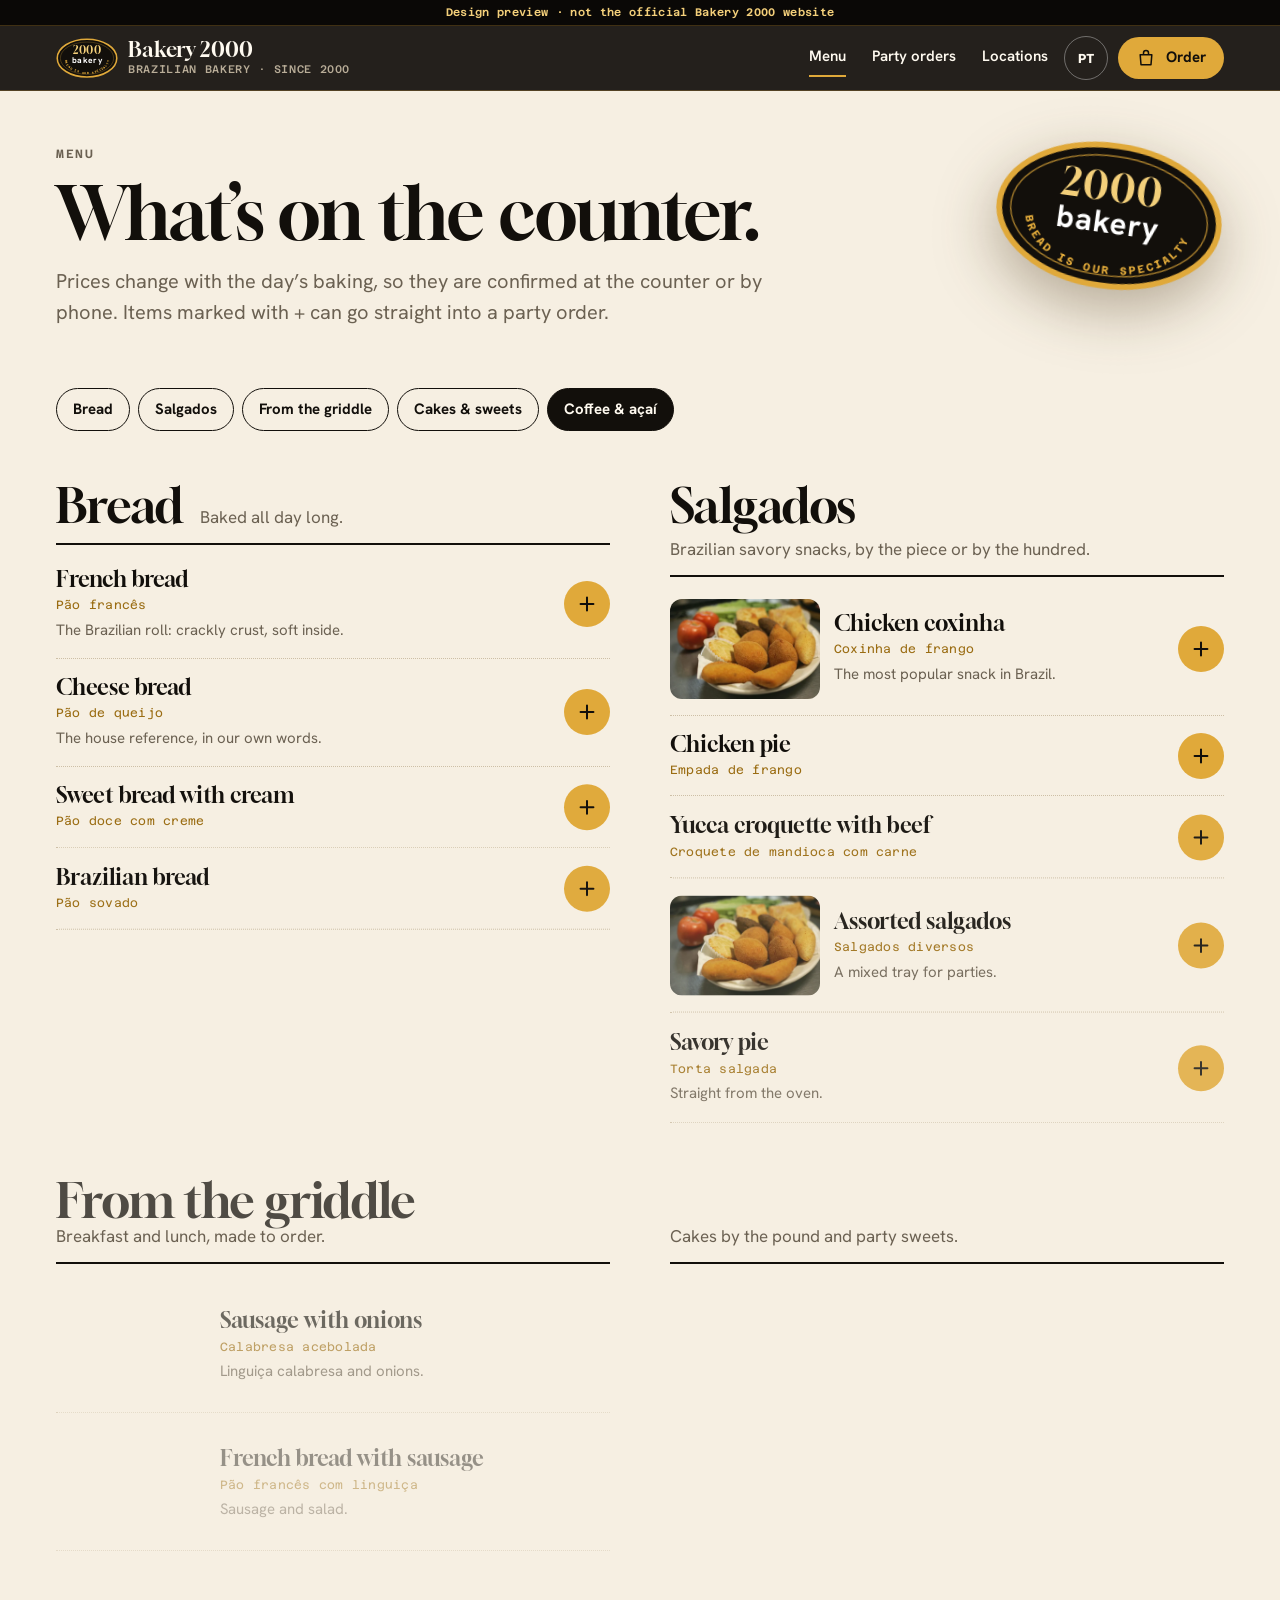
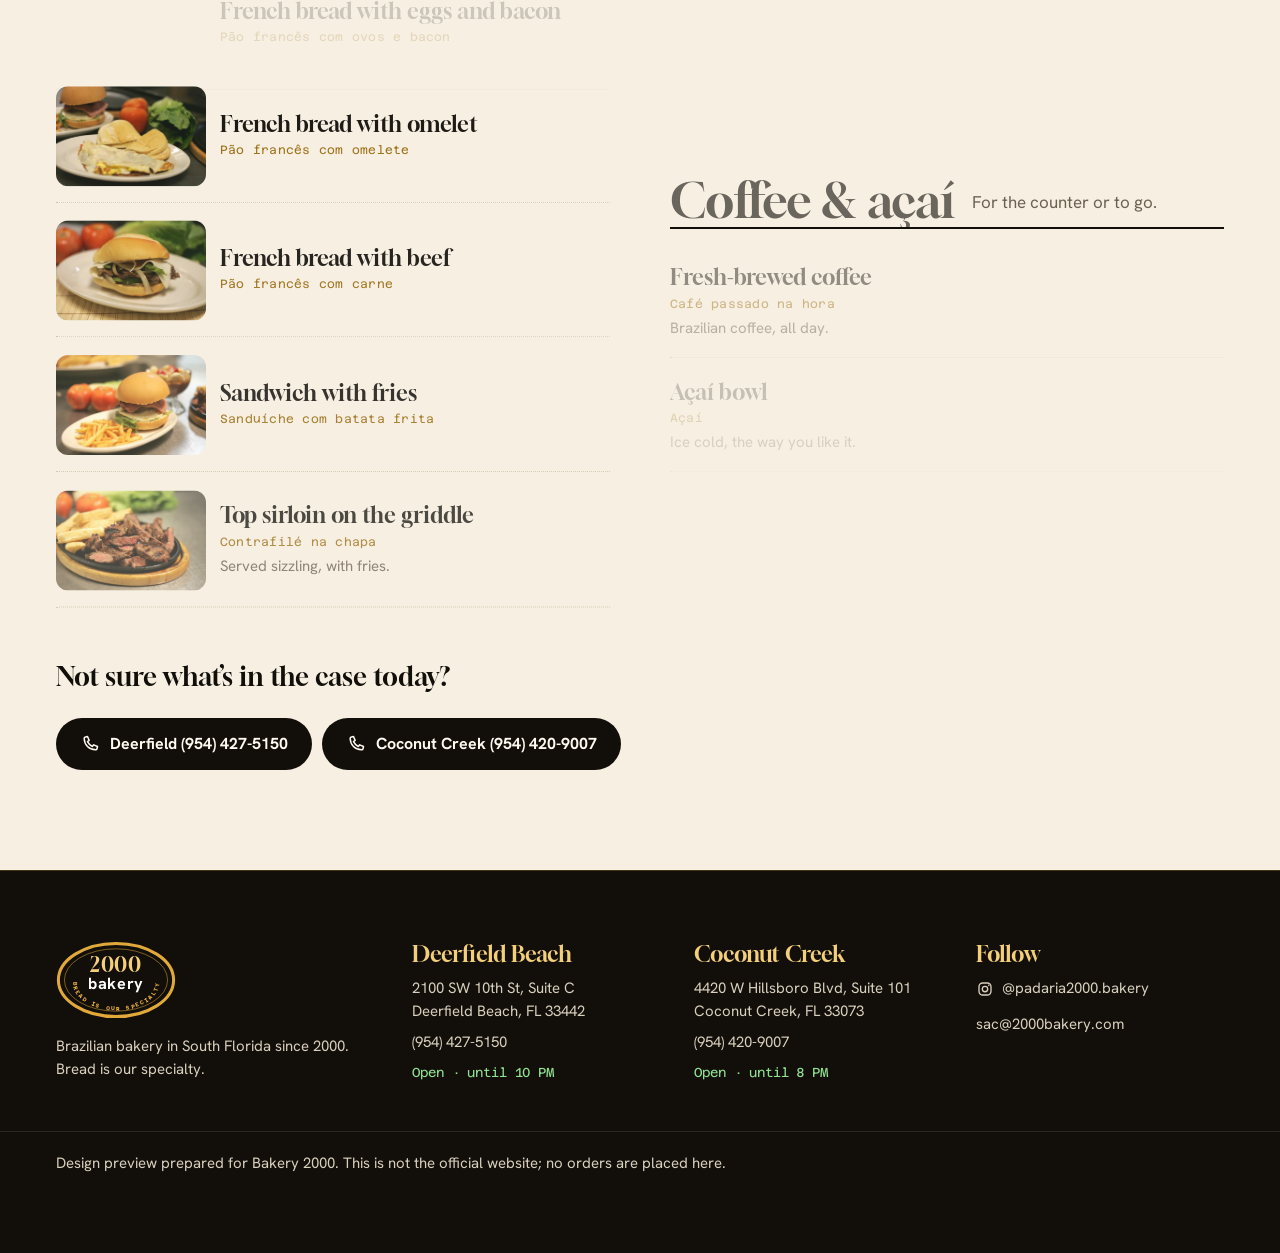
<file: menu.html>
<!doctype html>
<html lang="en">
<head>
<meta charset="utf-8">
<meta name="viewport" content="width=device-width, initial-scale=1, viewport-fit=cover">
<meta name="robots" content="noindex, nofollow">
<title>Menu | Bakery 2000</title>
<meta name="description" content="Bread, salgados, griddle plates, cakes and sweets at Bakery 2000. Add party items straight to your order.">
<meta name="theme-color" content="#120f0b">
<link rel="alternate" hreflang="en" href="menu.html">
<link rel="alternate" hreflang="pt-BR" href="pt/menu.html">
<link rel="icon" href="img/favicon.svg" type="image/svg+xml">
<link rel="preload" href="fonts/gloock-latin-400-normal.woff2" as="font" type="font/woff2" crossorigin>
<link rel="stylesheet" href="css/style.css">
<script type="application/ld+json">{"@context":"https://schema.org","@graph":[{"@type":"Bakery","name":"Cafe & Bakery 2000","telephone":"+19544275150","servesCuisine":"Brazilian","foundingDate":"2000","sameAs":["https://www.instagram.com/padaria2000.bakery/"],"address":{"@type":"PostalAddress","streetAddress":"2100 SW 10th St, Suite C","addressLocality":"Deerfield Beach","addressRegion":"FL","postalCode":"33442","addressCountry":"US"},"geo":{"@type":"GeoCoordinates","latitude":26.303637,"longitude":-80.132903},"openingHoursSpecification":[{"@type":"OpeningHoursSpecification","dayOfWeek":"Sunday","opens":"07:00","closes":"22:00"},{"@type":"OpeningHoursSpecification","dayOfWeek":"Monday","opens":"06:00","closes":"22:00"},{"@type":"OpeningHoursSpecification","dayOfWeek":"Tuesday","opens":"06:00","closes":"22:00"},{"@type":"OpeningHoursSpecification","dayOfWeek":"Wednesday","opens":"06:00","closes":"22:00"},{"@type":"OpeningHoursSpecification","dayOfWeek":"Thursday","opens":"06:00","closes":"22:00"},{"@type":"OpeningHoursSpecification","dayOfWeek":"Friday","opens":"06:00","closes":"22:00"},{"@type":"OpeningHoursSpecification","dayOfWeek":"Saturday","opens":"06:00","closes":"22:00"}]},{"@type":"Bakery","name":"Bakery 2000 Of Coconut Creek","telephone":"+19544209007","servesCuisine":"Brazilian","foundingDate":"2000","sameAs":["https://www.instagram.com/padaria2000.bakery/"],"address":{"@type":"PostalAddress","streetAddress":"4420 W Hillsboro Blvd, Suite 101","addressLocality":"Coconut Creek","addressRegion":"FL","postalCode":"33073","addressCountry":"US"},"geo":{"@type":"GeoCoordinates","latitude":26.3170871,"longitude":-80.1842218},"openingHoursSpecification":[{"@type":"OpeningHoursSpecification","dayOfWeek":"Sunday","opens":"07:00","closes":"14:00"},{"@type":"OpeningHoursSpecification","dayOfWeek":"Monday","opens":"06:00","closes":"20:00"},{"@type":"OpeningHoursSpecification","dayOfWeek":"Tuesday","opens":"06:00","closes":"20:00"},{"@type":"OpeningHoursSpecification","dayOfWeek":"Wednesday","opens":"06:00","closes":"20:00"},{"@type":"OpeningHoursSpecification","dayOfWeek":"Thursday","opens":"06:00","closes":"20:00"},{"@type":"OpeningHoursSpecification","dayOfWeek":"Friday","opens":"06:00","closes":"20:00"},{"@type":"OpeningHoursSpecification","dayOfWeek":"Saturday","opens":"06:00","closes":"20:00"}]}]}</script>
</head>
<body class="pg-menu" data-lang="en" data-units='[{"id":"deerfield","short":"Deerfield","hours":[[7,22],[6,22],[6,22],[6,22],[6,22],[6,22],[6,22]],"phone":"+19544275150","phoneLabel":"(954) 427-5150","name":"Deerfield Beach"},{"id":"creek","short":"Coconut Creek","hours":[[7,14],[6,20],[6,20],[6,20],[6,20],[6,20],[6,20]],"phone":"+19544209007","phoneLabel":"(954) 420-9007","name":"Coconut Creek"}]'>

<p class="preview-tag" role="note">Design preview · not the official Bakery 2000 website</p>
<a class="skip" href="#main">Skip to content</a>
<header class="top" data-top>
  <a class="brand" href="index.html" aria-label="Bakery 2000"><svg class="seal seal-sm" viewBox="0 0 200 130" aria-hidden="true">
  <defs><path id="sp4" d="M28 70a72 46 0 0 0 144 0"/></defs>
  <ellipse cx="100" cy="65" rx="96" ry="61" fill="var(--seal-bg, #120f0b)" stroke="var(--gold)" stroke-width="5"/>
  <ellipse cx="100" cy="65" rx="86" ry="52" fill="none" stroke="var(--gold)" stroke-width="1.2" opacity=".7"/>
  <text x="100" y="52" text-anchor="middle" class="seal-num">2000</text>
  <text x="100" y="80" text-anchor="middle" class="seal-word">bakery</text>
  <text class="seal-ring"><textPath href="#sp4" startOffset="50%" text-anchor="middle">BREAD IS OUR SPECIALTY</textPath></text>
</svg><span class="brand-txt"><b>Bakery 2000</b><small>Brazilian bakery · since 2000</small></span></a>
  <nav class="nav" aria-label="Main">
    <a href="menu.html" aria-current="page">Menu</a>
    <a href="order.html">Party orders</a>
    <a href="visit.html">Locations</a>
  </nav>
  <div class="top-act">
    <a class="lang" href="pt/menu.html" hreflang="pt-BR" lang="pt-BR" aria-label="Ver em português">PT</a>
    <a class="btn btn-gold btn-sm hide-m" href="order.html"><svg viewBox="0 0 24 24" aria-hidden="true"><path d="M5 8h14l-1 12H6Z M9 8V6a3 3 0 0 1 6 0v2" fill="none" stroke="currentColor" stroke-width="1.8" stroke-linejoin="round"/></svg><span>Order</span></a>
  </div>
</header>
<main id="main">
<section class="page-head wrap">
  <div class="head-seal" aria-hidden="true"><svg class="seal " viewBox="0 0 200 130" aria-hidden="true">
  <defs><path id="sp6" d="M28 70a72 46 0 0 0 144 0"/></defs>
  <ellipse cx="100" cy="65" rx="96" ry="61" fill="var(--seal-bg, #120f0b)" stroke="var(--gold)" stroke-width="5"/>
  <ellipse cx="100" cy="65" rx="86" ry="52" fill="none" stroke="var(--gold)" stroke-width="1.2" opacity=".7"/>
  <text x="100" y="52" text-anchor="middle" class="seal-num">2000</text>
  <text x="100" y="80" text-anchor="middle" class="seal-word">bakery</text>
  <text class="seal-ring"><textPath href="#sp6" startOffset="50%" text-anchor="middle">BREAD IS OUR SPECIALTY</textPath></text>
</svg></div>
  <p class="eyebrow">Menu</p>
  <h1 class="display">What’s on the counter.</h1>
  <p class="lead">Prices change with the day’s baking, so they are confirmed at the counter or by phone. Items marked with + can go straight into a party order.</p>
</section>
<nav class="chips wrap" aria-label="Categories" data-chips>
  <a href="#padaria">Bread</a><a href="#salgados">Salgados</a><a href="#chapa">From the griddle</a><a href="#confeitaria">Cakes & sweets</a><a href="#cafe">Coffee & açaí</a>
</nav>
<div class="menu wrap">
  <section class="mcat" id="padaria" aria-labelledby="h-padaria">
    <header><h2 id="h-padaria" class="display">Bread</h2><p>Baked all day long.</p></header>
    <ul class="items"><li class="item" id="pao-frances">
      
      <div class="item-txt"><h3>French bread</h3><p class="item-pt" lang="pt-BR">Pão francês</p><p>The Brazilian roll: crackly crust, soft inside.</p></div>
      <a class="add" href="order.html?add=pao-frances" aria-label="Add to party order: French bread"><svg viewBox="0 0 24 24" aria-hidden="true"><path d="M12 5v14M5 12h14" stroke="currentColor" stroke-width="2.2" stroke-linecap="round"/></svg></a>
    </li><li class="item" id="pao-queijo">
      
      <div class="item-txt"><h3>Cheese bread</h3><p class="item-pt" lang="pt-BR">Pão de queijo</p><p>The house reference, in our own words.</p></div>
      <a class="add" href="order.html?add=pao-queijo" aria-label="Add to party order: Cheese bread"><svg viewBox="0 0 24 24" aria-hidden="true"><path d="M12 5v14M5 12h14" stroke="currentColor" stroke-width="2.2" stroke-linecap="round"/></svg></a>
    </li><li class="item" id="pao-doce">
      
      <div class="item-txt"><h3>Sweet bread with cream</h3><p class="item-pt" lang="pt-BR">Pão doce com creme</p></div>
      <a class="add" href="order.html?add=pao-doce" aria-label="Add to party order: Sweet bread with cream"><svg viewBox="0 0 24 24" aria-hidden="true"><path d="M12 5v14M5 12h14" stroke="currentColor" stroke-width="2.2" stroke-linecap="round"/></svg></a>
    </li><li class="item" id="pao-sovado">
      
      <div class="item-txt"><h3>Brazilian bread</h3><p class="item-pt" lang="pt-BR">Pão sovado</p></div>
      <a class="add" href="order.html?add=pao-sovado" aria-label="Add to party order: Brazilian bread"><svg viewBox="0 0 24 24" aria-hidden="true"><path d="M12 5v14M5 12h14" stroke="currentColor" stroke-width="2.2" stroke-linecap="round"/></svg></a>
    </li></ul>
  </section><section class="mcat" id="salgados" aria-labelledby="h-salgados">
    <header><h2 id="h-salgados" class="display">Salgados</h2><p>Brazilian savory snacks, by the piece or by the hundred.</p></header>
    <ul class="items"><li class="item has-img" id="coxinha">
      <figure><img src="img/salgados.webp" srcset="img/salgados-s.webp 640w, img/salgados.webp 1200w" sizes="(min-width: 900px) 220px, 34vw" alt="Chicken coxinha" loading="lazy" decoding="async" class="" width="1200" height="800"></figure>
      <div class="item-txt"><h3>Chicken coxinha</h3><p class="item-pt" lang="pt-BR">Coxinha de frango</p><p>The most popular snack in Brazil.</p></div>
      <a class="add" href="order.html?add=coxinha" aria-label="Add to party order: Chicken coxinha"><svg viewBox="0 0 24 24" aria-hidden="true"><path d="M12 5v14M5 12h14" stroke="currentColor" stroke-width="2.2" stroke-linecap="round"/></svg></a>
    </li><li class="item" id="empada">
      
      <div class="item-txt"><h3>Chicken pie</h3><p class="item-pt" lang="pt-BR">Empada de frango</p></div>
      <a class="add" href="order.html?add=empada" aria-label="Add to party order: Chicken pie"><svg viewBox="0 0 24 24" aria-hidden="true"><path d="M12 5v14M5 12h14" stroke="currentColor" stroke-width="2.2" stroke-linecap="round"/></svg></a>
    </li><li class="item" id="croquete">
      
      <div class="item-txt"><h3>Yucca croquette with beef</h3><p class="item-pt" lang="pt-BR">Croquete de mandioca com carne</p></div>
      <a class="add" href="order.html?add=croquete" aria-label="Add to party order: Yucca croquette with beef"><svg viewBox="0 0 24 24" aria-hidden="true"><path d="M12 5v14M5 12h14" stroke="currentColor" stroke-width="2.2" stroke-linecap="round"/></svg></a>
    </li><li class="item has-img" id="sortidos">
      <figure><img src="img/salgados.webp" srcset="img/salgados-s.webp 640w, img/salgados.webp 1200w" sizes="(min-width: 900px) 220px, 34vw" alt="Assorted salgados" loading="lazy" decoding="async" class="" width="1200" height="800"></figure>
      <div class="item-txt"><h3>Assorted salgados</h3><p class="item-pt" lang="pt-BR">Salgados diversos</p><p>A mixed tray for parties.</p></div>
      <a class="add" href="order.html?add=sortidos" aria-label="Add to party order: Assorted salgados"><svg viewBox="0 0 24 24" aria-hidden="true"><path d="M12 5v14M5 12h14" stroke="currentColor" stroke-width="2.2" stroke-linecap="round"/></svg></a>
    </li><li class="item" id="torta">
      
      <div class="item-txt"><h3>Savory pie</h3><p class="item-pt" lang="pt-BR">Torta salgada</p><p>Straight from the oven.</p></div>
      <a class="add" href="order.html?add=torta" aria-label="Add to party order: Savory pie"><svg viewBox="0 0 24 24" aria-hidden="true"><path d="M12 5v14M5 12h14" stroke="currentColor" stroke-width="2.2" stroke-linecap="round"/></svg></a>
    </li></ul>
  </section><section class="mcat" id="chapa" aria-labelledby="h-chapa">
    <header><h2 id="h-chapa" class="display">From the griddle</h2><p>Breakfast and lunch, made to order.</p></header>
    <ul class="items"><li class="item has-img" id="calabresa">
      <figure><img src="img/calabresa.webp" srcset="img/calabresa-s.webp 640w, img/calabresa.webp 1200w" sizes="(min-width: 900px) 220px, 34vw" alt="Sausage with onions" loading="lazy" decoding="async" class="" width="1200" height="800"></figure>
      <div class="item-txt"><h3>Sausage with onions</h3><p class="item-pt" lang="pt-BR">Calabresa acebolada</p><p>Linguiça calabresa and onions.</p></div>
      
    </li><li class="item has-img" id="pao-linguica">
      <figure><img src="img/pao-linguica.webp" srcset="img/pao-linguica-s.webp 640w, img/pao-linguica.webp 1200w" sizes="(min-width: 900px) 220px, 34vw" alt="French bread with sausage" loading="lazy" decoding="async" class="" width="1200" height="800"></figure>
      <div class="item-txt"><h3>French bread with sausage</h3><p class="item-pt" lang="pt-BR">Pão francês com linguiça</p><p>Sausage and salad.</p></div>
      
    </li><li class="item has-img" id="ovo-bacon">
      <figure><img src="img/ovo-bacon.webp" srcset="img/ovo-bacon-s.webp 640w, img/ovo-bacon.webp 1200w" sizes="(min-width: 900px) 220px, 34vw" alt="French bread with eggs and bacon" loading="lazy" decoding="async" class="" width="1200" height="800"></figure>
      <div class="item-txt"><h3>French bread with eggs and bacon</h3><p class="item-pt" lang="pt-BR">Pão francês com ovos e bacon</p></div>
      
    </li><li class="item has-img" id="omelete">
      <figure><img src="img/omelete.webp" srcset="img/omelete-s.webp 640w, img/omelete.webp 1200w" sizes="(min-width: 900px) 220px, 34vw" alt="French bread with omelet" loading="lazy" decoding="async" class="" width="1200" height="800"></figure>
      <div class="item-txt"><h3>French bread with omelet</h3><p class="item-pt" lang="pt-BR">Pão francês com omelete</p></div>
      
    </li><li class="item has-img" id="pao-carne">
      <figure><img src="img/pao-carne.webp" srcset="img/pao-carne-s.webp 640w, img/pao-carne.webp 1200w" sizes="(min-width: 900px) 220px, 34vw" alt="French bread with beef" loading="lazy" decoding="async" class="" width="1200" height="800"></figure>
      <div class="item-txt"><h3>French bread with beef</h3><p class="item-pt" lang="pt-BR">Pão francês com carne</p></div>
      
    </li><li class="item has-img" id="sanduiche">
      <figure><img src="img/sanduiche-fritas.webp" srcset="img/sanduiche-fritas-s.webp 640w, img/sanduiche-fritas.webp 1200w" sizes="(min-width: 900px) 220px, 34vw" alt="Sandwich with fries" loading="lazy" decoding="async" class="" width="1200" height="800"></figure>
      <div class="item-txt"><h3>Sandwich with fries</h3><p class="item-pt" lang="pt-BR">Sanduíche com batata frita</p></div>
      
    </li><li class="item has-img" id="contrafile">
      <figure><img src="img/contrafile.webp" srcset="img/contrafile-s.webp 640w, img/contrafile.webp 1200w" sizes="(min-width: 900px) 220px, 34vw" alt="Top sirloin on the griddle" loading="lazy" decoding="async" class="" width="1200" height="800"></figure>
      <div class="item-txt"><h3>Top sirloin on the griddle</h3><p class="item-pt" lang="pt-BR">Contrafilé na chapa</p><p>Served sizzling, with fries.</p></div>
      
    </li></ul>
  </section><section class="mcat" id="confeitaria" aria-labelledby="h-confeitaria">
    <header><h2 id="h-confeitaria" class="display">Cakes & sweets</h2><p>Cakes by the pound and party sweets.</p></header>
    <ul class="items"><li class="item" id="bolo">
      
      <div class="item-txt"><h3>Cakes, many flavors</h3><p class="item-pt" lang="pt-BR">Bolos de diversos sabores</p><p>Sold by the pound. Ask for today’s flavors.</p></div>
      <a class="add" href="order.html?add=bolo" aria-label="Add to party order: Cakes, many flavors"><svg viewBox="0 0 24 24" aria-hidden="true"><path d="M12 5v14M5 12h14" stroke="currentColor" stroke-width="2.2" stroke-linecap="round"/></svg></a>
    </li><li class="item" id="docinhos">
      
      <div class="item-txt"><h3>Assorted docinhos</h3><p class="item-pt" lang="pt-BR">Docinhos variados</p><p>Brigadeiro-style party sweets.</p></div>
      <a class="add" href="order.html?add=docinhos" aria-label="Add to party order: Assorted docinhos"><svg viewBox="0 0 24 24" aria-hidden="true"><path d="M12 5v14M5 12h14" stroke="currentColor" stroke-width="2.2" stroke-linecap="round"/></svg></a>
    </li><li class="item" id="pave">
      
      <div class="item-txt"><h3>Strawberry pavê</h3><p class="item-pt" lang="pt-BR">Pavê de morango</p></div>
      <a class="add" href="order.html?add=pave" aria-label="Add to party order: Strawberry pavê"><svg viewBox="0 0 24 24" aria-hidden="true"><path d="M12 5v14M5 12h14" stroke="currentColor" stroke-width="2.2" stroke-linecap="round"/></svg></a>
    </li></ul>
  </section><section class="mcat" id="cafe" aria-labelledby="h-cafe">
    <header><h2 id="h-cafe" class="display">Coffee & açaí</h2><p>For the counter or to go.</p></header>
    <ul class="items"><li class="item" id="cafe">
      
      <div class="item-txt"><h3>Fresh-brewed coffee</h3><p class="item-pt" lang="pt-BR">Café passado na hora</p><p>Brazilian coffee, all day.</p></div>
      
    </li><li class="item" id="acai">
      
      <div class="item-txt"><h3>Açaí bowl</h3><p class="item-pt" lang="pt-BR">Açaí</p><p>Ice cold, the way you like it.</p></div>
      
    </li></ul>
  </section>
</div>
<section class="menu-cta wrap">
  <p>Not sure what’s in the case today?</p>
  <div class="row"><a class="btn btn-ink" href="tel:+19544275150"><svg viewBox="0 0 24 24" aria-hidden="true"><path d="M6.6 3.5 9 3l2 4.6-2 1.6a13 13 0 0 0 5.8 5.8l1.6-2 4.6 2-.5 2.4c-.2 1-1 1.7-2 1.6C10.7 18.7 5.3 13.3 5 5.5c-.1-1 .6-1.8 1.6-2Z" fill="none" stroke="currentColor" stroke-width="1.8" stroke-linejoin="round"/></svg><span>Deerfield (954) 427-5150</span></a><a class="btn btn-ink" href="tel:+19544209007"><svg viewBox="0 0 24 24" aria-hidden="true"><path d="M6.6 3.5 9 3l2 4.6-2 1.6a13 13 0 0 0 5.8 5.8l1.6-2 4.6 2-.5 2.4c-.2 1-1 1.7-2 1.6C10.7 18.7 5.3 13.3 5 5.5c-.1-1 .6-1.8 1.6-2Z" fill="none" stroke="currentColor" stroke-width="1.8" stroke-linejoin="round"/></svg><span>Coconut Creek (954) 420-9007</span></a></div>
</section></main>

<footer class="foot">
  <div class="foot-in">
    <div class="foot-brand"><svg class="seal seal-md" viewBox="0 0 200 130" aria-hidden="true">
  <defs><path id="sp5" d="M28 70a72 46 0 0 0 144 0"/></defs>
  <ellipse cx="100" cy="65" rx="96" ry="61" fill="var(--seal-bg, #120f0b)" stroke="var(--gold)" stroke-width="5"/>
  <ellipse cx="100" cy="65" rx="86" ry="52" fill="none" stroke="var(--gold)" stroke-width="1.2" opacity=".7"/>
  <text x="100" y="52" text-anchor="middle" class="seal-num">2000</text>
  <text x="100" y="80" text-anchor="middle" class="seal-word">bakery</text>
  <text class="seal-ring"><textPath href="#sp5" startOffset="50%" text-anchor="middle">BREAD IS OUR SPECIALTY</textPath></text>
</svg><p>Brazilian bakery in South Florida since 2000. Bread is our specialty.</p></div>
    <div class="foot-u"><h3>Deerfield Beach</h3><p>2100 SW 10th St, Suite C<br>Deerfield Beach, FL 33442</p><p><a href="tel:+19544275150">(954) 427-5150</a></p><p class="mono" data-status="deerfield">&nbsp;</p></div><div class="foot-u"><h3>Coconut Creek</h3><p>4420 W Hillsboro Blvd, Suite 101<br>Coconut Creek, FL 33073</p><p><a href="tel:+19544209007">(954) 420-9007</a></p><p class="mono" data-status="creek">&nbsp;</p></div>
    <div class="foot-u"><h3>Follow</h3><p><a href="https://www.instagram.com/padaria2000.bakery/" target="_blank" rel="noopener"><svg viewBox="0 0 24 24" aria-hidden="true"><rect x="4" y="4" width="16" height="16" rx="5" fill="none" stroke="currentColor" stroke-width="1.8"/><circle cx="12" cy="12" r="3.6" fill="none" stroke="currentColor" stroke-width="1.8"/><circle cx="17" cy="7" r="1.1" fill="currentColor"/></svg> @padaria2000.bakery</a></p><p><a href="mailto:sac@2000bakery.com">sac@2000bakery.com</a></p></div>
  </div>
  <p class="foot-note">Design preview prepared for Bakery 2000. This is not the official website; no orders are placed here.</p>
</footer>
<nav class="dock" aria-label="Quick actions">
  <a href="tel:+19544275150"><svg viewBox="0 0 24 24" aria-hidden="true"><path d="M6.6 3.5 9 3l2 4.6-2 1.6a13 13 0 0 0 5.8 5.8l1.6-2 4.6 2-.5 2.4c-.2 1-1 1.7-2 1.6C10.7 18.7 5.3 13.3 5 5.5c-.1-1 .6-1.8 1.6-2Z" fill="none" stroke="currentColor" stroke-width="1.8" stroke-linejoin="round"/></svg><span>Call</span></a>
  <a class="dock-main" href="order.html"><svg viewBox="0 0 24 24" aria-hidden="true"><path d="M5 8h14l-1 12H6Z M9 8V6a3 3 0 0 1 6 0v2" fill="none" stroke="currentColor" stroke-width="1.8" stroke-linejoin="round"/></svg><span>Party order</span></a>
  <a href="visit.html"><svg viewBox="0 0 24 24" aria-hidden="true"><path d="M12 21s7-6.3 7-11.5A7 7 0 0 0 5 9.5C5 14.7 12 21 12 21Z" fill="none" stroke="currentColor" stroke-width="1.8"/><circle cx="12" cy="9.5" r="2.4" fill="none" stroke="currentColor" stroke-width="1.8"/></svg><span>Directions</span></a>
</nav>
<script src="vendor/gsap.min.js" defer></script>
<script src="vendor/ScrollTrigger.min.js" defer></script>
<script src="vendor/lenis.min.js" defer></script>
<script src="js/app.js" defer></script>
</body>
</html>
</file>
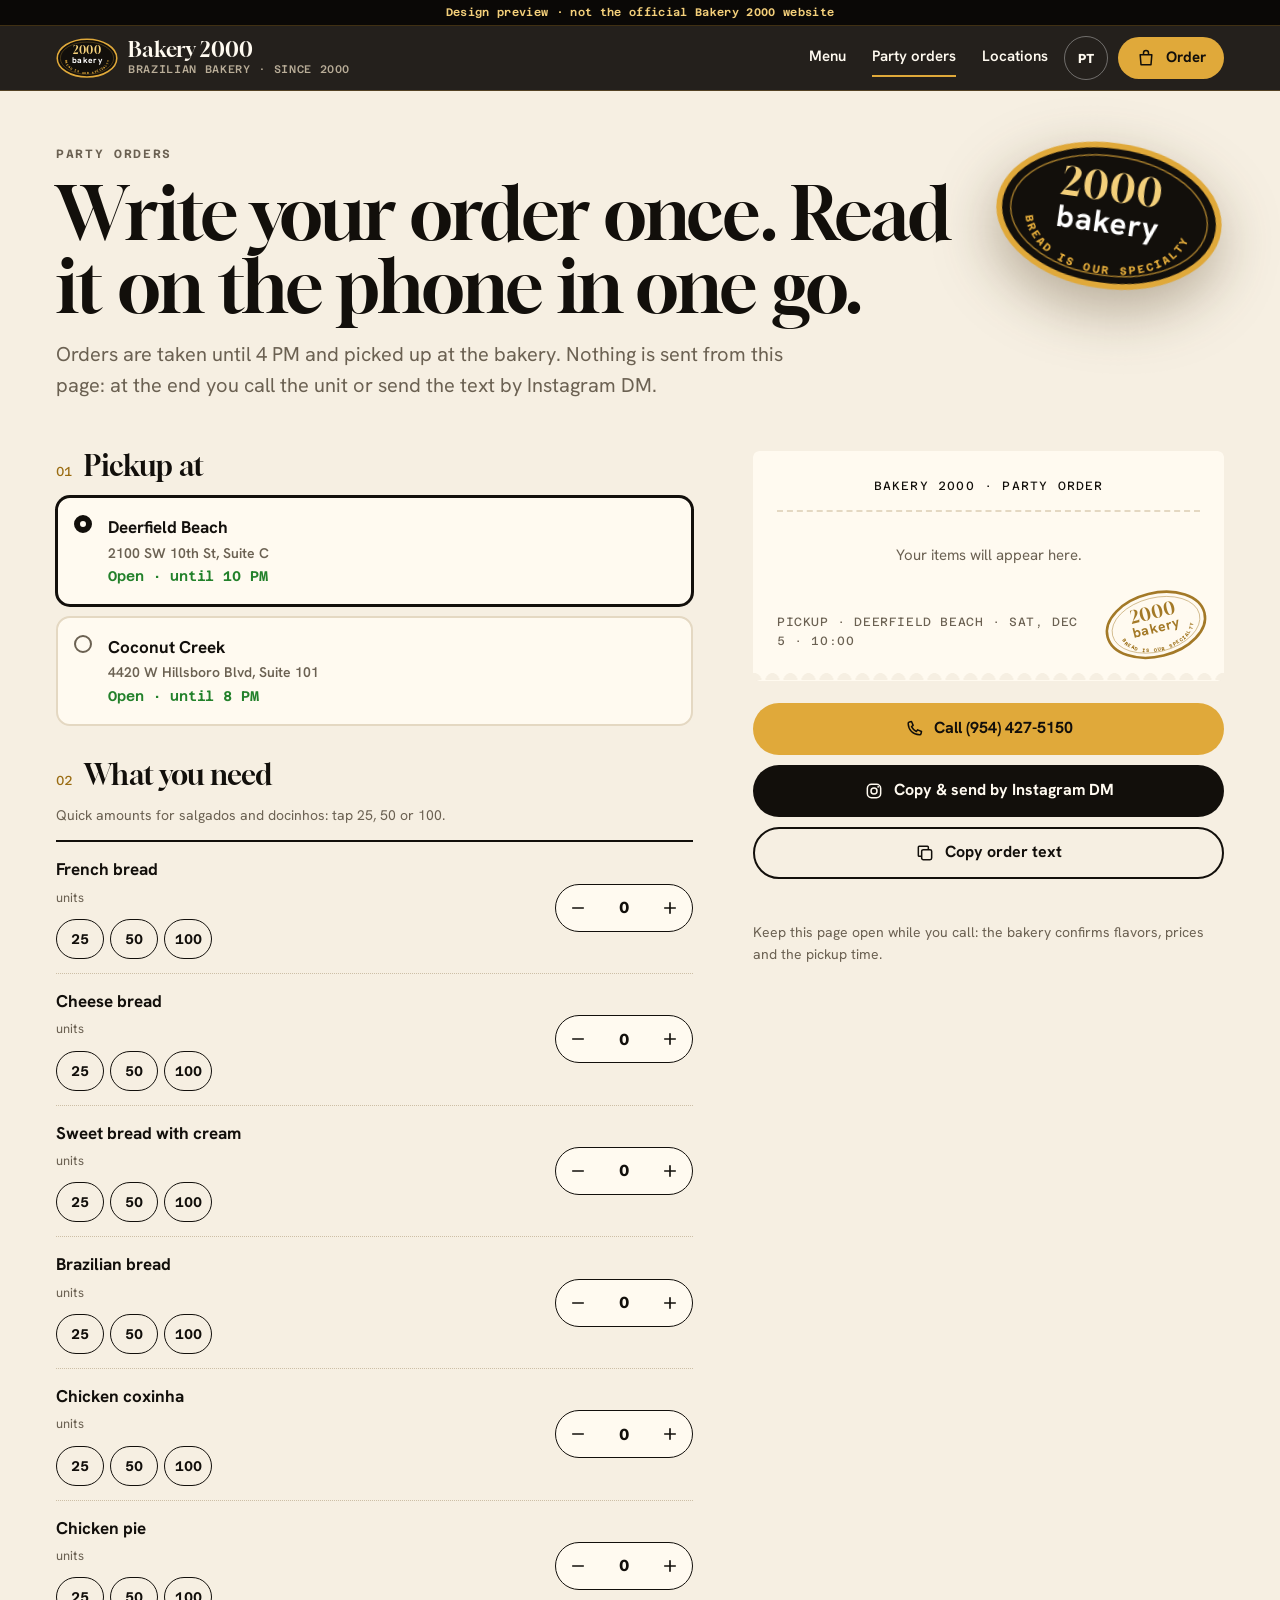
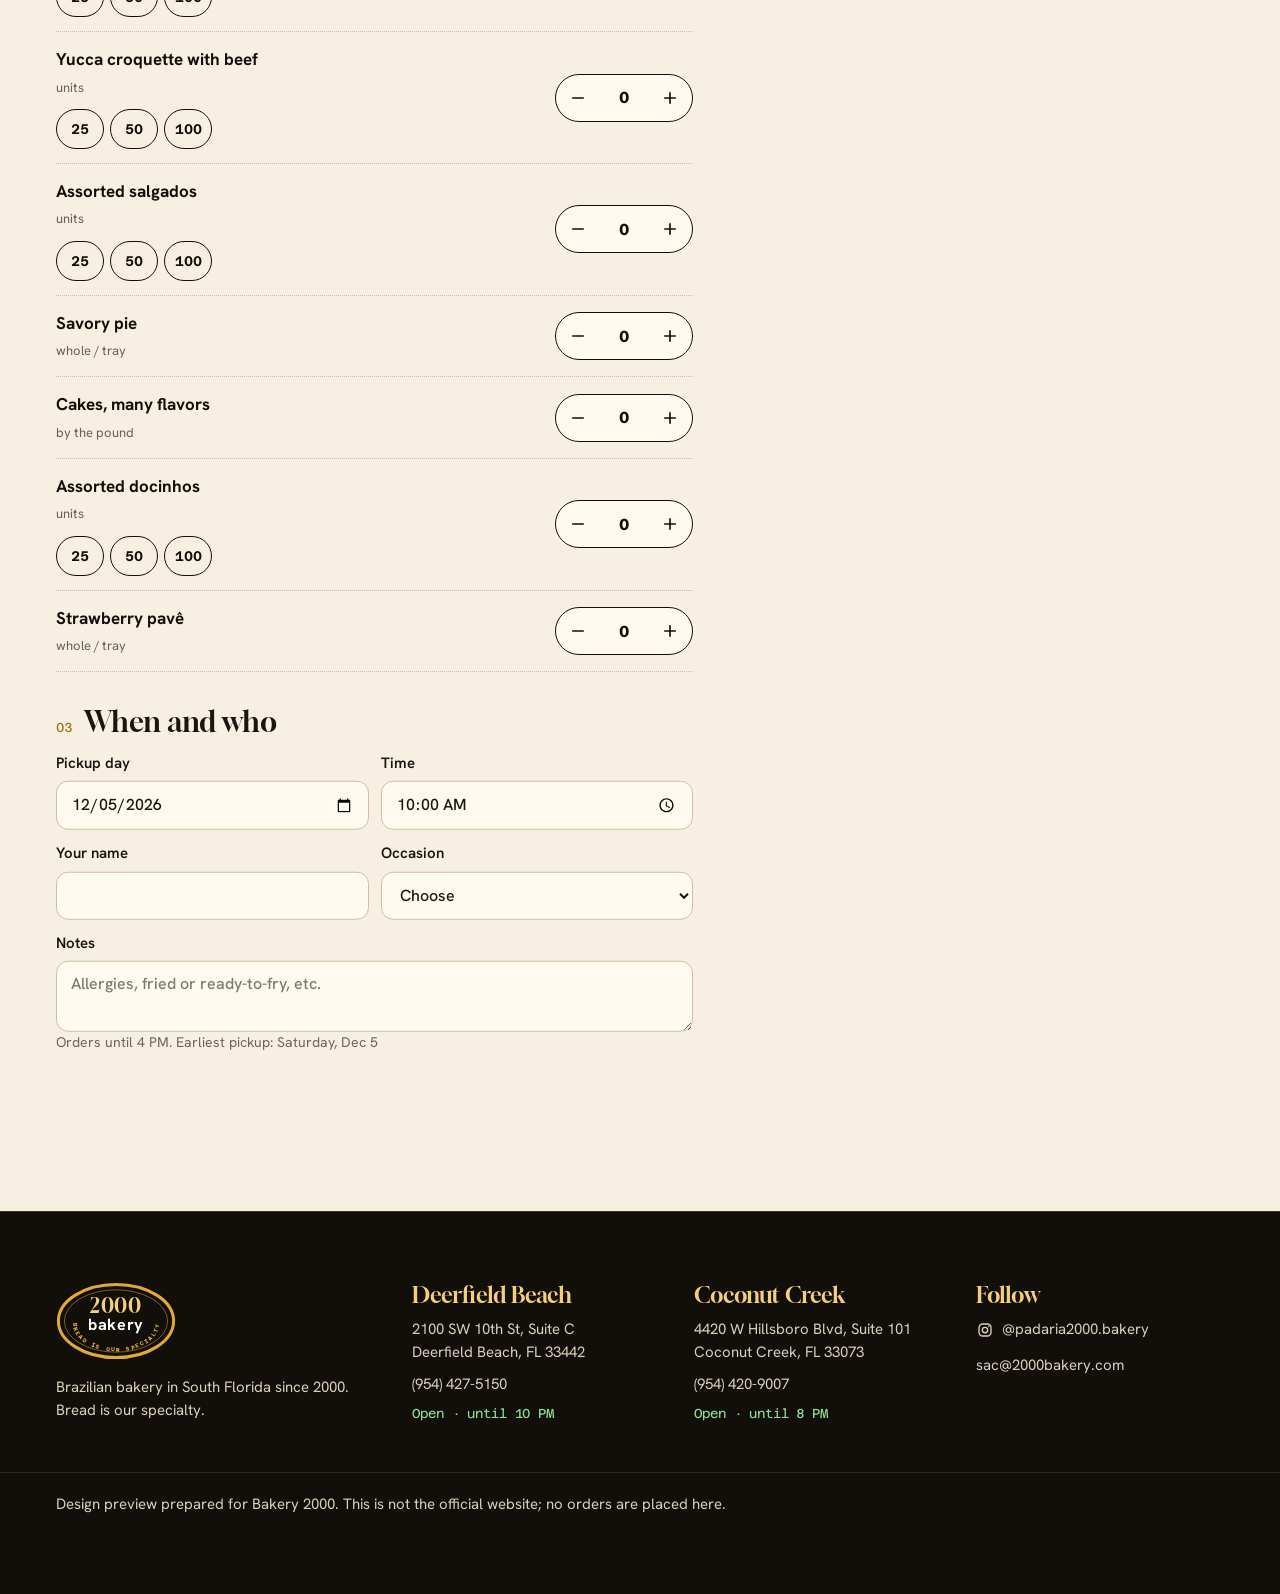
<file: order.html>
<!doctype html>
<html lang="en">
<head>
<meta charset="utf-8">
<meta name="viewport" content="width=device-width, initial-scale=1, viewport-fit=cover">
<meta name="robots" content="noindex, nofollow">
<title>Party orders | Bakery 2000</title>
<meta name="description" content="Build your salgados, cake and sweets order, then call or message Bakery 2000 with it ready to read.">
<meta name="theme-color" content="#120f0b">
<link rel="alternate" hreflang="en" href="order.html">
<link rel="alternate" hreflang="pt-BR" href="pt/order.html">
<link rel="icon" href="img/favicon.svg" type="image/svg+xml">
<link rel="preload" href="fonts/gloock-latin-400-normal.woff2" as="font" type="font/woff2" crossorigin>
<link rel="stylesheet" href="css/style.css">
<script type="application/ld+json">{"@context":"https://schema.org","@graph":[{"@type":"Bakery","name":"Cafe & Bakery 2000","telephone":"+19544275150","servesCuisine":"Brazilian","foundingDate":"2000","sameAs":["https://www.instagram.com/padaria2000.bakery/"],"address":{"@type":"PostalAddress","streetAddress":"2100 SW 10th St, Suite C","addressLocality":"Deerfield Beach","addressRegion":"FL","postalCode":"33442","addressCountry":"US"},"geo":{"@type":"GeoCoordinates","latitude":26.303637,"longitude":-80.132903},"openingHoursSpecification":[{"@type":"OpeningHoursSpecification","dayOfWeek":"Sunday","opens":"07:00","closes":"22:00"},{"@type":"OpeningHoursSpecification","dayOfWeek":"Monday","opens":"06:00","closes":"22:00"},{"@type":"OpeningHoursSpecification","dayOfWeek":"Tuesday","opens":"06:00","closes":"22:00"},{"@type":"OpeningHoursSpecification","dayOfWeek":"Wednesday","opens":"06:00","closes":"22:00"},{"@type":"OpeningHoursSpecification","dayOfWeek":"Thursday","opens":"06:00","closes":"22:00"},{"@type":"OpeningHoursSpecification","dayOfWeek":"Friday","opens":"06:00","closes":"22:00"},{"@type":"OpeningHoursSpecification","dayOfWeek":"Saturday","opens":"06:00","closes":"22:00"}]},{"@type":"Bakery","name":"Bakery 2000 Of Coconut Creek","telephone":"+19544209007","servesCuisine":"Brazilian","foundingDate":"2000","sameAs":["https://www.instagram.com/padaria2000.bakery/"],"address":{"@type":"PostalAddress","streetAddress":"4420 W Hillsboro Blvd, Suite 101","addressLocality":"Coconut Creek","addressRegion":"FL","postalCode":"33073","addressCountry":"US"},"geo":{"@type":"GeoCoordinates","latitude":26.3170871,"longitude":-80.1842218},"openingHoursSpecification":[{"@type":"OpeningHoursSpecification","dayOfWeek":"Sunday","opens":"07:00","closes":"14:00"},{"@type":"OpeningHoursSpecification","dayOfWeek":"Monday","opens":"06:00","closes":"20:00"},{"@type":"OpeningHoursSpecification","dayOfWeek":"Tuesday","opens":"06:00","closes":"20:00"},{"@type":"OpeningHoursSpecification","dayOfWeek":"Wednesday","opens":"06:00","closes":"20:00"},{"@type":"OpeningHoursSpecification","dayOfWeek":"Thursday","opens":"06:00","closes":"20:00"},{"@type":"OpeningHoursSpecification","dayOfWeek":"Friday","opens":"06:00","closes":"20:00"},{"@type":"OpeningHoursSpecification","dayOfWeek":"Saturday","opens":"06:00","closes":"20:00"}]}]}</script>
</head>
<body class="pg-order" data-lang="en" data-units='[{"id":"deerfield","short":"Deerfield","hours":[[7,22],[6,22],[6,22],[6,22],[6,22],[6,22],[6,22]],"phone":"+19544275150","phoneLabel":"(954) 427-5150","name":"Deerfield Beach"},{"id":"creek","short":"Coconut Creek","hours":[[7,14],[6,20],[6,20],[6,20],[6,20],[6,20],[6,20]],"phone":"+19544209007","phoneLabel":"(954) 420-9007","name":"Coconut Creek"}]'>

<p class="preview-tag" role="note">Design preview · not the official Bakery 2000 website</p>
<a class="skip" href="#main">Skip to content</a>
<header class="top" data-top>
  <a class="brand" href="index.html" aria-label="Bakery 2000"><svg class="seal seal-sm" viewBox="0 0 200 130" aria-hidden="true">
  <defs><path id="sp7" d="M28 70a72 46 0 0 0 144 0"/></defs>
  <ellipse cx="100" cy="65" rx="96" ry="61" fill="var(--seal-bg, #120f0b)" stroke="var(--gold)" stroke-width="5"/>
  <ellipse cx="100" cy="65" rx="86" ry="52" fill="none" stroke="var(--gold)" stroke-width="1.2" opacity=".7"/>
  <text x="100" y="52" text-anchor="middle" class="seal-num">2000</text>
  <text x="100" y="80" text-anchor="middle" class="seal-word">bakery</text>
  <text class="seal-ring"><textPath href="#sp7" startOffset="50%" text-anchor="middle">BREAD IS OUR SPECIALTY</textPath></text>
</svg><span class="brand-txt"><b>Bakery 2000</b><small>Brazilian bakery · since 2000</small></span></a>
  <nav class="nav" aria-label="Main">
    <a href="menu.html">Menu</a>
    <a href="order.html" aria-current="page">Party orders</a>
    <a href="visit.html">Locations</a>
  </nav>
  <div class="top-act">
    <a class="lang" href="pt/order.html" hreflang="pt-BR" lang="pt-BR" aria-label="Ver em português">PT</a>
    <a class="btn btn-gold btn-sm hide-m" href="order.html"><svg viewBox="0 0 24 24" aria-hidden="true"><path d="M5 8h14l-1 12H6Z M9 8V6a3 3 0 0 1 6 0v2" fill="none" stroke="currentColor" stroke-width="1.8" stroke-linejoin="round"/></svg><span>Order</span></a>
  </div>
</header>
<main id="main">
<section class="page-head wrap">
  <div class="head-seal" aria-hidden="true"><svg class="seal " viewBox="0 0 200 130" aria-hidden="true">
  <defs><path id="sp9" d="M28 70a72 46 0 0 0 144 0"/></defs>
  <ellipse cx="100" cy="65" rx="96" ry="61" fill="var(--seal-bg, #120f0b)" stroke="var(--gold)" stroke-width="5"/>
  <ellipse cx="100" cy="65" rx="86" ry="52" fill="none" stroke="var(--gold)" stroke-width="1.2" opacity=".7"/>
  <text x="100" y="52" text-anchor="middle" class="seal-num">2000</text>
  <text x="100" y="80" text-anchor="middle" class="seal-word">bakery</text>
  <text class="seal-ring"><textPath href="#sp9" startOffset="50%" text-anchor="middle">BREAD IS OUR SPECIALTY</textPath></text>
</svg></div>
  <p class="eyebrow">Party orders</p>
  <h1 class="display">Write your order once. Read it on the phone in one go.</h1>
  <p class="lead">Orders are taken until 4 PM and picked up at the bakery. Nothing is sent from this page: at the end you call the unit or send the text by Instagram DM.</p>
</section>
<div class="builder wrap" data-builder>
  <form class="b-form" data-form novalidate>
    <fieldset class="step">
      <legend><span class="mono">01</span> Pickup at</legend>
      <div class="units-pick"><label class="pick"><input type="radio" name="unit" value="deerfield" checked><span><b>Deerfield Beach</b><small>2100 SW 10th St, Suite C</small><small class="mono" data-status="deerfield">&nbsp;</small></span></label><label class="pick"><input type="radio" name="unit" value="creek"><span><b>Coconut Creek</b><small>4420 W Hillsboro Blvd, Suite 101</small><small class="mono" data-status="creek">&nbsp;</small></span></label></div>
    </fieldset>
    <fieldset class="step">
      <legend><span class="mono">02</span> What you need</legend>
      <p class="hint">Quick amounts for salgados and docinhos: tap 25, 50 or 100.</p>
      <ul class="lines"><li class="line" data-line="pao-frances" data-unit="un">
        <div class="line-name"><b>French bread</b><small>units</small></div>
        <div class="quick"><button type="button" data-quick="25">25</button><button type="button" data-quick="50">50</button><button type="button" data-quick="100">100</button></div>
        <div class="stepper"><button type="button" data-dec aria-label="Less"><svg viewBox="0 0 24 24" aria-hidden="true"><path d="M5 12h14" stroke="currentColor" stroke-width="2.2" stroke-linecap="round"/></svg></button><input type="number" inputmode="numeric" min="0" max="999" value="0" aria-label="French bread" data-qty><button type="button" data-inc aria-label="More"><svg viewBox="0 0 24 24" aria-hidden="true"><path d="M12 5v14M5 12h14" stroke="currentColor" stroke-width="2.2" stroke-linecap="round"/></svg></button></div>
        
      </li><li class="line" data-line="pao-queijo" data-unit="un">
        <div class="line-name"><b>Cheese bread</b><small>units</small></div>
        <div class="quick"><button type="button" data-quick="25">25</button><button type="button" data-quick="50">50</button><button type="button" data-quick="100">100</button></div>
        <div class="stepper"><button type="button" data-dec aria-label="Less"><svg viewBox="0 0 24 24" aria-hidden="true"><path d="M5 12h14" stroke="currentColor" stroke-width="2.2" stroke-linecap="round"/></svg></button><input type="number" inputmode="numeric" min="0" max="999" value="0" aria-label="Cheese bread" data-qty><button type="button" data-inc aria-label="More"><svg viewBox="0 0 24 24" aria-hidden="true"><path d="M12 5v14M5 12h14" stroke="currentColor" stroke-width="2.2" stroke-linecap="round"/></svg></button></div>
        
      </li><li class="line" data-line="pao-doce" data-unit="un">
        <div class="line-name"><b>Sweet bread with cream</b><small>units</small></div>
        <div class="quick"><button type="button" data-quick="25">25</button><button type="button" data-quick="50">50</button><button type="button" data-quick="100">100</button></div>
        <div class="stepper"><button type="button" data-dec aria-label="Less"><svg viewBox="0 0 24 24" aria-hidden="true"><path d="M5 12h14" stroke="currentColor" stroke-width="2.2" stroke-linecap="round"/></svg></button><input type="number" inputmode="numeric" min="0" max="999" value="0" aria-label="Sweet bread with cream" data-qty><button type="button" data-inc aria-label="More"><svg viewBox="0 0 24 24" aria-hidden="true"><path d="M12 5v14M5 12h14" stroke="currentColor" stroke-width="2.2" stroke-linecap="round"/></svg></button></div>
        
      </li><li class="line" data-line="pao-sovado" data-unit="un">
        <div class="line-name"><b>Brazilian bread</b><small>units</small></div>
        <div class="quick"><button type="button" data-quick="25">25</button><button type="button" data-quick="50">50</button><button type="button" data-quick="100">100</button></div>
        <div class="stepper"><button type="button" data-dec aria-label="Less"><svg viewBox="0 0 24 24" aria-hidden="true"><path d="M5 12h14" stroke="currentColor" stroke-width="2.2" stroke-linecap="round"/></svg></button><input type="number" inputmode="numeric" min="0" max="999" value="0" aria-label="Brazilian bread" data-qty><button type="button" data-inc aria-label="More"><svg viewBox="0 0 24 24" aria-hidden="true"><path d="M12 5v14M5 12h14" stroke="currentColor" stroke-width="2.2" stroke-linecap="round"/></svg></button></div>
        
      </li><li class="line" data-line="coxinha" data-unit="un">
        <div class="line-name"><b>Chicken coxinha</b><small>units</small></div>
        <div class="quick"><button type="button" data-quick="25">25</button><button type="button" data-quick="50">50</button><button type="button" data-quick="100">100</button></div>
        <div class="stepper"><button type="button" data-dec aria-label="Less"><svg viewBox="0 0 24 24" aria-hidden="true"><path d="M5 12h14" stroke="currentColor" stroke-width="2.2" stroke-linecap="round"/></svg></button><input type="number" inputmode="numeric" min="0" max="999" value="0" aria-label="Chicken coxinha" data-qty><button type="button" data-inc aria-label="More"><svg viewBox="0 0 24 24" aria-hidden="true"><path d="M12 5v14M5 12h14" stroke="currentColor" stroke-width="2.2" stroke-linecap="round"/></svg></button></div>
        
      </li><li class="line" data-line="empada" data-unit="un">
        <div class="line-name"><b>Chicken pie</b><small>units</small></div>
        <div class="quick"><button type="button" data-quick="25">25</button><button type="button" data-quick="50">50</button><button type="button" data-quick="100">100</button></div>
        <div class="stepper"><button type="button" data-dec aria-label="Less"><svg viewBox="0 0 24 24" aria-hidden="true"><path d="M5 12h14" stroke="currentColor" stroke-width="2.2" stroke-linecap="round"/></svg></button><input type="number" inputmode="numeric" min="0" max="999" value="0" aria-label="Chicken pie" data-qty><button type="button" data-inc aria-label="More"><svg viewBox="0 0 24 24" aria-hidden="true"><path d="M12 5v14M5 12h14" stroke="currentColor" stroke-width="2.2" stroke-linecap="round"/></svg></button></div>
        
      </li><li class="line" data-line="croquete" data-unit="un">
        <div class="line-name"><b>Yucca croquette with beef</b><small>units</small></div>
        <div class="quick"><button type="button" data-quick="25">25</button><button type="button" data-quick="50">50</button><button type="button" data-quick="100">100</button></div>
        <div class="stepper"><button type="button" data-dec aria-label="Less"><svg viewBox="0 0 24 24" aria-hidden="true"><path d="M5 12h14" stroke="currentColor" stroke-width="2.2" stroke-linecap="round"/></svg></button><input type="number" inputmode="numeric" min="0" max="999" value="0" aria-label="Yucca croquette with beef" data-qty><button type="button" data-inc aria-label="More"><svg viewBox="0 0 24 24" aria-hidden="true"><path d="M12 5v14M5 12h14" stroke="currentColor" stroke-width="2.2" stroke-linecap="round"/></svg></button></div>
        
      </li><li class="line" data-line="sortidos" data-unit="un">
        <div class="line-name"><b>Assorted salgados</b><small>units</small></div>
        <div class="quick"><button type="button" data-quick="25">25</button><button type="button" data-quick="50">50</button><button type="button" data-quick="100">100</button></div>
        <div class="stepper"><button type="button" data-dec aria-label="Less"><svg viewBox="0 0 24 24" aria-hidden="true"><path d="M5 12h14" stroke="currentColor" stroke-width="2.2" stroke-linecap="round"/></svg></button><input type="number" inputmode="numeric" min="0" max="999" value="0" aria-label="Assorted salgados" data-qty><button type="button" data-inc aria-label="More"><svg viewBox="0 0 24 24" aria-hidden="true"><path d="M12 5v14M5 12h14" stroke="currentColor" stroke-width="2.2" stroke-linecap="round"/></svg></button></div>
        
      </li><li class="line" data-line="torta" data-unit="tray">
        <div class="line-name"><b>Savory pie</b><small>whole / tray</small></div>
        
        <div class="stepper"><button type="button" data-dec aria-label="Less"><svg viewBox="0 0 24 24" aria-hidden="true"><path d="M5 12h14" stroke="currentColor" stroke-width="2.2" stroke-linecap="round"/></svg></button><input type="number" inputmode="numeric" min="0" max="999" value="0" aria-label="Savory pie" data-qty><button type="button" data-inc aria-label="More"><svg viewBox="0 0 24 24" aria-hidden="true"><path d="M12 5v14M5 12h14" stroke="currentColor" stroke-width="2.2" stroke-linecap="round"/></svg></button></div>
        
      </li><li class="line" data-line="bolo" data-unit="lb">
        <div class="line-name"><b>Cakes, many flavors</b><small>by the pound</small></div>
        
        <div class="stepper"><button type="button" data-dec aria-label="Less"><svg viewBox="0 0 24 24" aria-hidden="true"><path d="M5 12h14" stroke="currentColor" stroke-width="2.2" stroke-linecap="round"/></svg></button><input type="number" inputmode="numeric" min="0" max="999" value="0" aria-label="Cakes, many flavors" data-qty><button type="button" data-inc aria-label="More"><svg viewBox="0 0 24 24" aria-hidden="true"><path d="M12 5v14M5 12h14" stroke="currentColor" stroke-width="2.2" stroke-linecap="round"/></svg></button></div>
        <div class="cake-extra" data-cake hidden><label>Flavor<input type="text" maxlength="60" data-flavor placeholder="e.g. coconut, or ask for options"></label><label>Writing on the cake<input type="text" maxlength="40" data-writing placeholder="Happy Birthday, Ana"></label></div>
      </li><li class="line" data-line="docinhos" data-unit="un">
        <div class="line-name"><b>Assorted docinhos</b><small>units</small></div>
        <div class="quick"><button type="button" data-quick="25">25</button><button type="button" data-quick="50">50</button><button type="button" data-quick="100">100</button></div>
        <div class="stepper"><button type="button" data-dec aria-label="Less"><svg viewBox="0 0 24 24" aria-hidden="true"><path d="M5 12h14" stroke="currentColor" stroke-width="2.2" stroke-linecap="round"/></svg></button><input type="number" inputmode="numeric" min="0" max="999" value="0" aria-label="Assorted docinhos" data-qty><button type="button" data-inc aria-label="More"><svg viewBox="0 0 24 24" aria-hidden="true"><path d="M12 5v14M5 12h14" stroke="currentColor" stroke-width="2.2" stroke-linecap="round"/></svg></button></div>
        
      </li><li class="line" data-line="pave" data-unit="tray">
        <div class="line-name"><b>Strawberry pavê</b><small>whole / tray</small></div>
        
        <div class="stepper"><button type="button" data-dec aria-label="Less"><svg viewBox="0 0 24 24" aria-hidden="true"><path d="M5 12h14" stroke="currentColor" stroke-width="2.2" stroke-linecap="round"/></svg></button><input type="number" inputmode="numeric" min="0" max="999" value="0" aria-label="Strawberry pavê" data-qty><button type="button" data-inc aria-label="More"><svg viewBox="0 0 24 24" aria-hidden="true"><path d="M12 5v14M5 12h14" stroke="currentColor" stroke-width="2.2" stroke-linecap="round"/></svg></button></div>
        
      </li></ul>
    </fieldset>
    <fieldset class="step">
      <legend><span class="mono">03</span> When and who</legend>
      <div class="grid2">
        <label>Pickup day<input type="date" name="date" data-date required></label>
        <label>Time<input type="time" name="time" value="10:00" step="900" data-time></label>
        <label>Your name<input type="text" name="name" autocomplete="name" maxlength="60" data-name></label>
        <label>Occasion<select name="occasion" data-occasion><option value="">Choose</option><option>Birthday</option><option>Baby shower</option><option>Office</option><option>Church / group</option><option>Other</option></select></label>
      </div>
      <label>Notes<textarea name="notes" rows="2" maxlength="300" data-notes placeholder="Allergies, fried or ready-to-fry, etc."></textarea></label>
      <p class="hint" data-date-hint></p>
    </fieldset>
  </form>
  <aside class="b-ticket" aria-labelledby="tk2-h">
    <div class="ticket live">
      <p class="ticket-h mono" id="tk2-h">BAKERY 2000 · PARTY ORDER</p>
      <p class="ticket-empty" data-empty>Your items will appear here.</p>
      <ul class="mono" data-ticket></ul>
      <p class="ticket-f mono" data-ticket-foot></p>
      <svg class="seal seal-stamp" viewBox="0 0 200 130" aria-hidden="true">
  <defs><path id="sp10" d="M28 70a72 46 0 0 0 144 0"/></defs>
  <ellipse cx="100" cy="65" rx="96" ry="61" fill="var(--seal-bg, #120f0b)" stroke="var(--gold)" stroke-width="5"/>
  <ellipse cx="100" cy="65" rx="86" ry="52" fill="none" stroke="var(--gold)" stroke-width="1.2" opacity=".7"/>
  <text x="100" y="52" text-anchor="middle" class="seal-num">2000</text>
  <text x="100" y="80" text-anchor="middle" class="seal-word">bakery</text>
  <text class="seal-ring"><textPath href="#sp10" startOffset="50%" text-anchor="middle">BREAD IS OUR SPECIALTY</textPath></text>
</svg>
    </div>
    <div class="send" data-send>
      <a class="btn btn-gold wide" data-call href="tel:+19544275150"><svg viewBox="0 0 24 24" aria-hidden="true"><path d="M6.6 3.5 9 3l2 4.6-2 1.6a13 13 0 0 0 5.8 5.8l1.6-2 4.6 2-.5 2.4c-.2 1-1 1.7-2 1.6C10.7 18.7 5.3 13.3 5 5.5c-.1-1 .6-1.8 1.6-2Z" fill="none" stroke="currentColor" stroke-width="1.8" stroke-linejoin="round"/></svg><span data-call-txt>Call (954) 427-5150</span></a>
      <button class="btn btn-ink wide" type="button" data-dm><svg viewBox="0 0 24 24" aria-hidden="true"><rect x="4" y="4" width="16" height="16" rx="5" fill="none" stroke="currentColor" stroke-width="1.8"/><circle cx="12" cy="12" r="3.6" fill="none" stroke="currentColor" stroke-width="1.8"/><circle cx="17" cy="7" r="1.1" fill="currentColor"/></svg><span>Copy & send by Instagram DM</span></button>
      <button class="btn btn-line wide" type="button" data-copy><svg viewBox="0 0 24 24" aria-hidden="true"><rect x="8" y="8" width="12" height="12" rx="2" fill="none" stroke="currentColor" stroke-width="1.8"/><path d="M16 8V5a1 1 0 0 0-1-1H5a1 1 0 0 0-1 1v10a1 1 0 0 0 1 1h3" fill="none" stroke="currentColor" stroke-width="1.8"/></svg><span>Copy order text</span></button>
      <p class="send-msg" data-send-msg role="status"></p>
      <p class="hint">Keep this page open while you call: the bakery confirms flavors, prices and the pickup time.</p>
    </div>
  </aside>
  <a class="b-sum" href="#tk2-h" data-sum hidden><span class="mono" data-sum-n>0</span><span>Review & send order</span><svg viewBox="0 0 24 24" aria-hidden="true"><path d="M4 12h15M13 6l6 6-6 6" fill="none" stroke="currentColor" stroke-width="2" stroke-linecap="round" stroke-linejoin="round"/></svg></a>
</div></main>

<footer class="foot">
  <div class="foot-in">
    <div class="foot-brand"><svg class="seal seal-md" viewBox="0 0 200 130" aria-hidden="true">
  <defs><path id="sp8" d="M28 70a72 46 0 0 0 144 0"/></defs>
  <ellipse cx="100" cy="65" rx="96" ry="61" fill="var(--seal-bg, #120f0b)" stroke="var(--gold)" stroke-width="5"/>
  <ellipse cx="100" cy="65" rx="86" ry="52" fill="none" stroke="var(--gold)" stroke-width="1.2" opacity=".7"/>
  <text x="100" y="52" text-anchor="middle" class="seal-num">2000</text>
  <text x="100" y="80" text-anchor="middle" class="seal-word">bakery</text>
  <text class="seal-ring"><textPath href="#sp8" startOffset="50%" text-anchor="middle">BREAD IS OUR SPECIALTY</textPath></text>
</svg><p>Brazilian bakery in South Florida since 2000. Bread is our specialty.</p></div>
    <div class="foot-u"><h3>Deerfield Beach</h3><p>2100 SW 10th St, Suite C<br>Deerfield Beach, FL 33442</p><p><a href="tel:+19544275150">(954) 427-5150</a></p><p class="mono" data-status="deerfield">&nbsp;</p></div><div class="foot-u"><h3>Coconut Creek</h3><p>4420 W Hillsboro Blvd, Suite 101<br>Coconut Creek, FL 33073</p><p><a href="tel:+19544209007">(954) 420-9007</a></p><p class="mono" data-status="creek">&nbsp;</p></div>
    <div class="foot-u"><h3>Follow</h3><p><a href="https://www.instagram.com/padaria2000.bakery/" target="_blank" rel="noopener"><svg viewBox="0 0 24 24" aria-hidden="true"><rect x="4" y="4" width="16" height="16" rx="5" fill="none" stroke="currentColor" stroke-width="1.8"/><circle cx="12" cy="12" r="3.6" fill="none" stroke="currentColor" stroke-width="1.8"/><circle cx="17" cy="7" r="1.1" fill="currentColor"/></svg> @padaria2000.bakery</a></p><p><a href="mailto:sac@2000bakery.com">sac@2000bakery.com</a></p></div>
  </div>
  <p class="foot-note">Design preview prepared for Bakery 2000. This is not the official website; no orders are placed here.</p>
</footer>
<nav class="dock" aria-label="Quick actions">
  <a href="tel:+19544275150"><svg viewBox="0 0 24 24" aria-hidden="true"><path d="M6.6 3.5 9 3l2 4.6-2 1.6a13 13 0 0 0 5.8 5.8l1.6-2 4.6 2-.5 2.4c-.2 1-1 1.7-2 1.6C10.7 18.7 5.3 13.3 5 5.5c-.1-1 .6-1.8 1.6-2Z" fill="none" stroke="currentColor" stroke-width="1.8" stroke-linejoin="round"/></svg><span>Call</span></a>
  <a class="dock-main" href="order.html"><svg viewBox="0 0 24 24" aria-hidden="true"><path d="M5 8h14l-1 12H6Z M9 8V6a3 3 0 0 1 6 0v2" fill="none" stroke="currentColor" stroke-width="1.8" stroke-linejoin="round"/></svg><span>Party order</span></a>
  <a href="visit.html"><svg viewBox="0 0 24 24" aria-hidden="true"><path d="M12 21s7-6.3 7-11.5A7 7 0 0 0 5 9.5C5 14.7 12 21 12 21Z" fill="none" stroke="currentColor" stroke-width="1.8"/><circle cx="12" cy="9.5" r="2.4" fill="none" stroke="currentColor" stroke-width="1.8"/></svg><span>Directions</span></a>
</nav>
<script src="vendor/gsap.min.js" defer></script>
<script src="vendor/ScrollTrigger.min.js" defer></script>
<script src="vendor/lenis.min.js" defer></script>
<script src="js/app.js" defer></script>
</body>
</html>
</file>
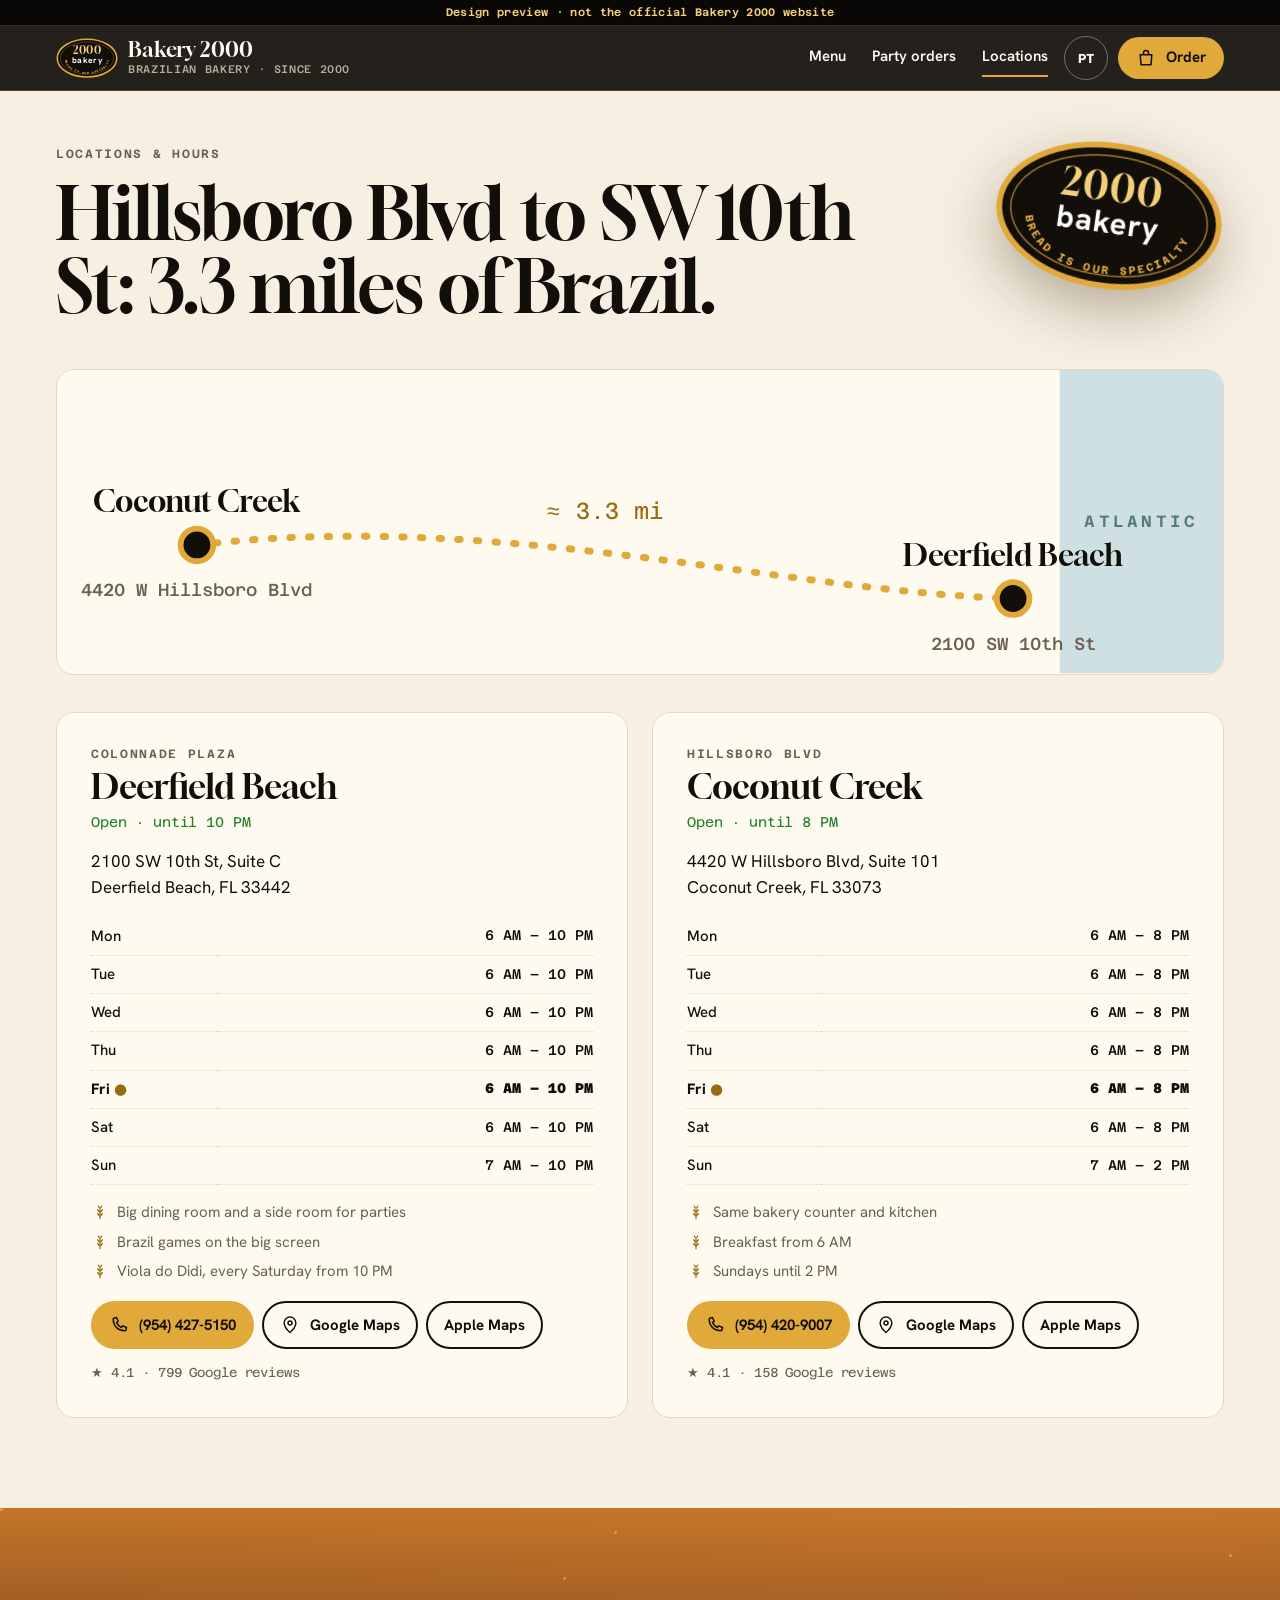
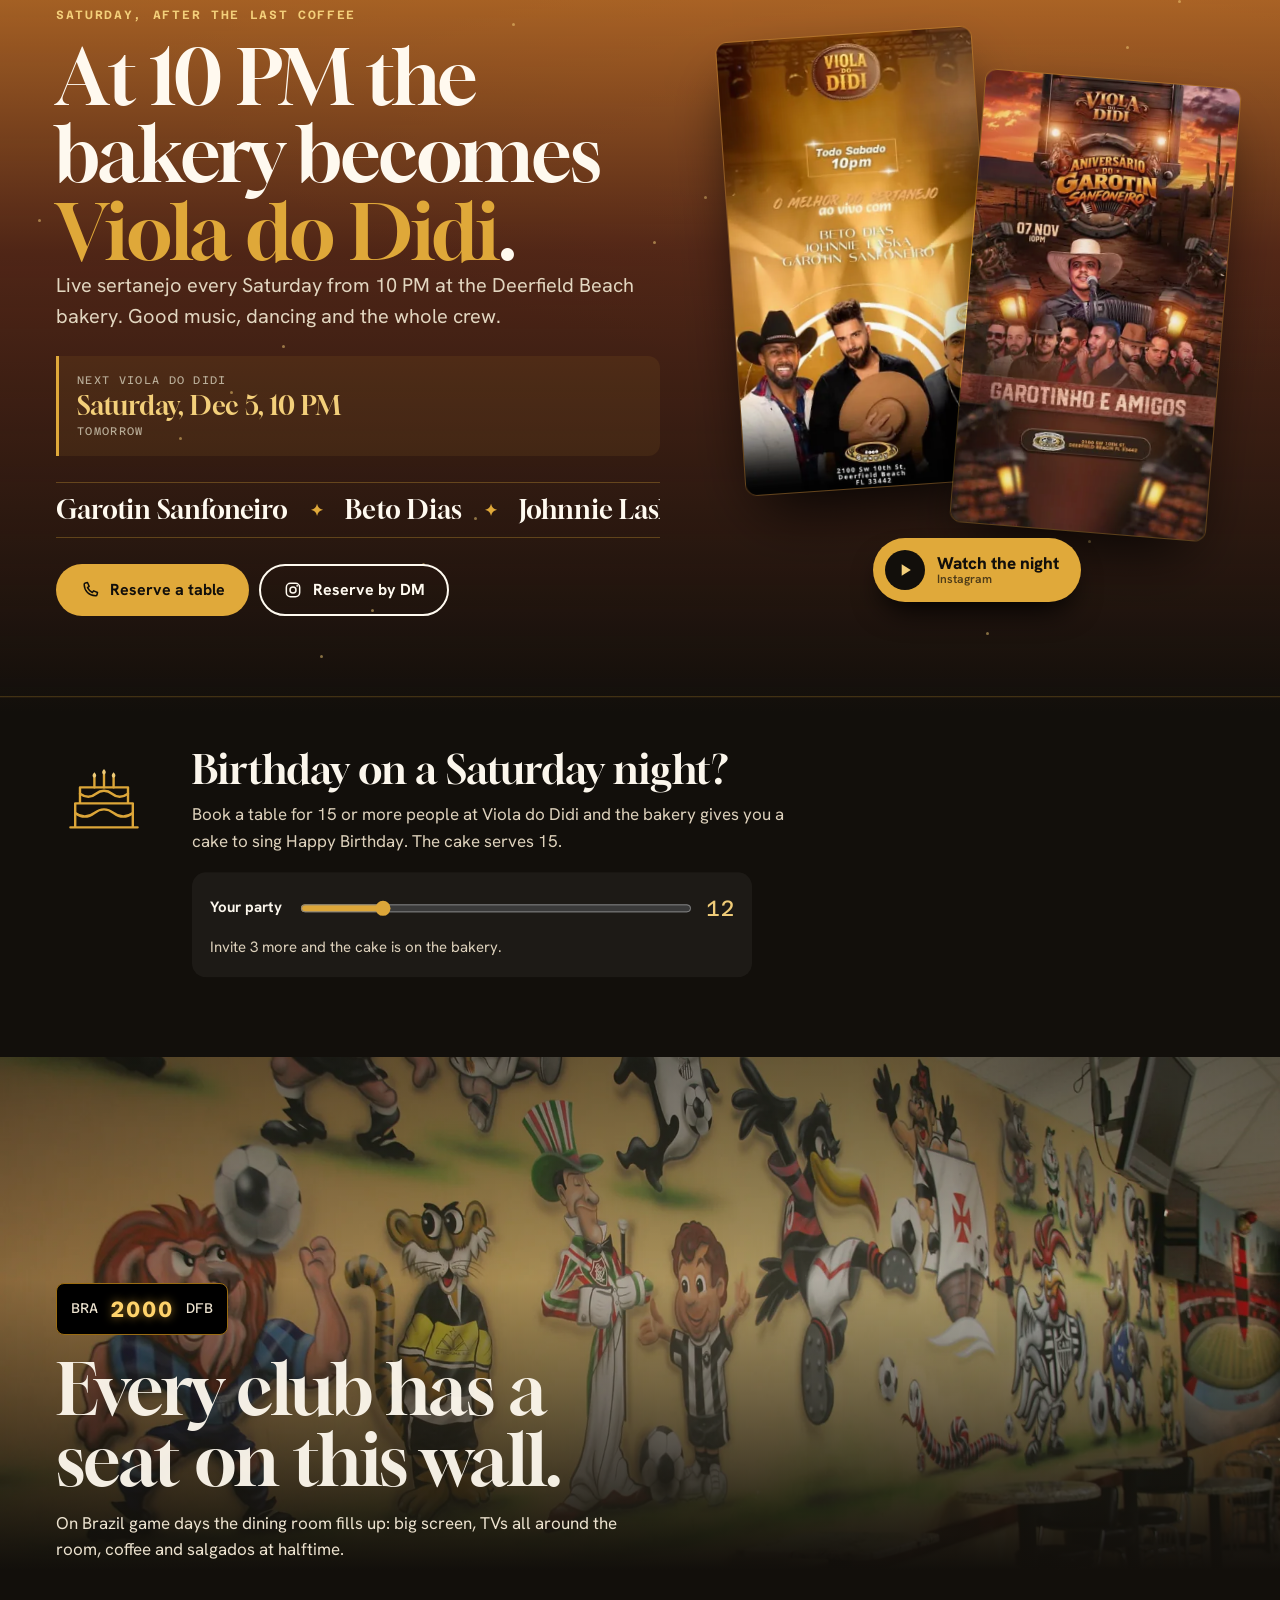
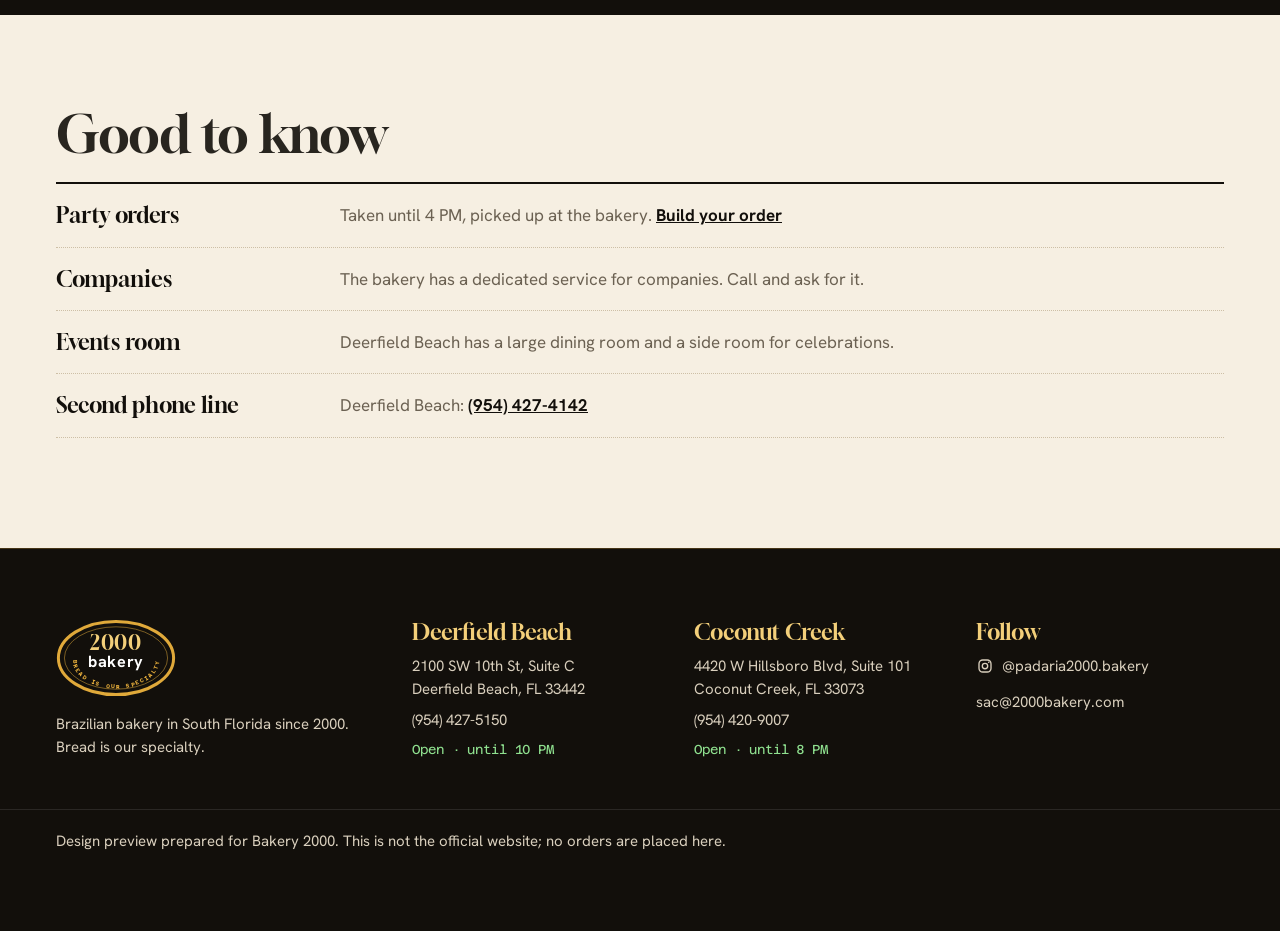
<file: visit.html>
<!doctype html>
<html lang="en">
<head>
<meta charset="utf-8">
<meta name="viewport" content="width=device-width, initial-scale=1, viewport-fit=cover">
<meta name="robots" content="noindex, nofollow">
<title>Locations &amp; hours | Bakery 2000</title>
<meta name="description" content="Deerfield Beach, 2100 SW 10th St, open 6 AM to 10 PM. Coconut Creek, 4420 W Hillsboro Blvd, open 6 AM to 8 PM.">
<meta name="theme-color" content="#120f0b">
<link rel="alternate" hreflang="en" href="visit.html">
<link rel="alternate" hreflang="pt-BR" href="pt/visit.html">
<link rel="icon" href="img/favicon.svg" type="image/svg+xml">
<link rel="preload" href="fonts/gloock-latin-400-normal.woff2" as="font" type="font/woff2" crossorigin>
<link rel="stylesheet" href="css/style.css">
<script type="application/ld+json">{"@context":"https://schema.org","@graph":[{"@type":"Bakery","name":"Cafe & Bakery 2000","telephone":"+19544275150","servesCuisine":"Brazilian","foundingDate":"2000","sameAs":["https://www.instagram.com/padaria2000.bakery/"],"address":{"@type":"PostalAddress","streetAddress":"2100 SW 10th St, Suite C","addressLocality":"Deerfield Beach","addressRegion":"FL","postalCode":"33442","addressCountry":"US"},"geo":{"@type":"GeoCoordinates","latitude":26.303637,"longitude":-80.132903},"openingHoursSpecification":[{"@type":"OpeningHoursSpecification","dayOfWeek":"Sunday","opens":"07:00","closes":"22:00"},{"@type":"OpeningHoursSpecification","dayOfWeek":"Monday","opens":"06:00","closes":"22:00"},{"@type":"OpeningHoursSpecification","dayOfWeek":"Tuesday","opens":"06:00","closes":"22:00"},{"@type":"OpeningHoursSpecification","dayOfWeek":"Wednesday","opens":"06:00","closes":"22:00"},{"@type":"OpeningHoursSpecification","dayOfWeek":"Thursday","opens":"06:00","closes":"22:00"},{"@type":"OpeningHoursSpecification","dayOfWeek":"Friday","opens":"06:00","closes":"22:00"},{"@type":"OpeningHoursSpecification","dayOfWeek":"Saturday","opens":"06:00","closes":"22:00"}]},{"@type":"Bakery","name":"Bakery 2000 Of Coconut Creek","telephone":"+19544209007","servesCuisine":"Brazilian","foundingDate":"2000","sameAs":["https://www.instagram.com/padaria2000.bakery/"],"address":{"@type":"PostalAddress","streetAddress":"4420 W Hillsboro Blvd, Suite 101","addressLocality":"Coconut Creek","addressRegion":"FL","postalCode":"33073","addressCountry":"US"},"geo":{"@type":"GeoCoordinates","latitude":26.3170871,"longitude":-80.1842218},"openingHoursSpecification":[{"@type":"OpeningHoursSpecification","dayOfWeek":"Sunday","opens":"07:00","closes":"14:00"},{"@type":"OpeningHoursSpecification","dayOfWeek":"Monday","opens":"06:00","closes":"20:00"},{"@type":"OpeningHoursSpecification","dayOfWeek":"Tuesday","opens":"06:00","closes":"20:00"},{"@type":"OpeningHoursSpecification","dayOfWeek":"Wednesday","opens":"06:00","closes":"20:00"},{"@type":"OpeningHoursSpecification","dayOfWeek":"Thursday","opens":"06:00","closes":"20:00"},{"@type":"OpeningHoursSpecification","dayOfWeek":"Friday","opens":"06:00","closes":"20:00"},{"@type":"OpeningHoursSpecification","dayOfWeek":"Saturday","opens":"06:00","closes":"20:00"}]}]}</script>
</head>
<body class="pg-visit" data-lang="en" data-units='[{"id":"deerfield","short":"Deerfield","hours":[[7,22],[6,22],[6,22],[6,22],[6,22],[6,22],[6,22]],"phone":"+19544275150","phoneLabel":"(954) 427-5150","name":"Deerfield Beach"},{"id":"creek","short":"Coconut Creek","hours":[[7,14],[6,20],[6,20],[6,20],[6,20],[6,20],[6,20]],"phone":"+19544209007","phoneLabel":"(954) 420-9007","name":"Coconut Creek"}]'>

<p class="preview-tag" role="note">Design preview · not the official Bakery 2000 website</p>
<a class="skip" href="#main">Skip to content</a>
<header class="top" data-top>
  <a class="brand" href="index.html" aria-label="Bakery 2000"><svg class="seal seal-sm" viewBox="0 0 200 130" aria-hidden="true">
  <defs><path id="sp11" d="M28 70a72 46 0 0 0 144 0"/></defs>
  <ellipse cx="100" cy="65" rx="96" ry="61" fill="var(--seal-bg, #120f0b)" stroke="var(--gold)" stroke-width="5"/>
  <ellipse cx="100" cy="65" rx="86" ry="52" fill="none" stroke="var(--gold)" stroke-width="1.2" opacity=".7"/>
  <text x="100" y="52" text-anchor="middle" class="seal-num">2000</text>
  <text x="100" y="80" text-anchor="middle" class="seal-word">bakery</text>
  <text class="seal-ring"><textPath href="#sp11" startOffset="50%" text-anchor="middle">BREAD IS OUR SPECIALTY</textPath></text>
</svg><span class="brand-txt"><b>Bakery 2000</b><small>Brazilian bakery · since 2000</small></span></a>
  <nav class="nav" aria-label="Main">
    <a href="menu.html">Menu</a>
    <a href="order.html">Party orders</a>
    <a href="visit.html" aria-current="page">Locations</a>
  </nav>
  <div class="top-act">
    <a class="lang" href="pt/visit.html" hreflang="pt-BR" lang="pt-BR" aria-label="Ver em português">PT</a>
    <a class="btn btn-gold btn-sm hide-m" href="order.html"><svg viewBox="0 0 24 24" aria-hidden="true"><path d="M5 8h14l-1 12H6Z M9 8V6a3 3 0 0 1 6 0v2" fill="none" stroke="currentColor" stroke-width="1.8" stroke-linejoin="round"/></svg><span>Order</span></a>
  </div>
</header>
<main id="main">
<section class="page-head wrap">
  <div class="head-seal" aria-hidden="true"><svg class="seal " viewBox="0 0 200 130" aria-hidden="true">
  <defs><path id="sp13" d="M28 70a72 46 0 0 0 144 0"/></defs>
  <ellipse cx="100" cy="65" rx="96" ry="61" fill="var(--seal-bg, #120f0b)" stroke="var(--gold)" stroke-width="5"/>
  <ellipse cx="100" cy="65" rx="86" ry="52" fill="none" stroke="var(--gold)" stroke-width="1.2" opacity=".7"/>
  <text x="100" y="52" text-anchor="middle" class="seal-num">2000</text>
  <text x="100" y="80" text-anchor="middle" class="seal-word">bakery</text>
  <text class="seal-ring"><textPath href="#sp13" startOffset="50%" text-anchor="middle">BREAD IS OUR SPECIALTY</textPath></text>
</svg></div>
  <p class="eyebrow">Locations & hours</p>
  <h1 class="display">Hillsboro Blvd to SW 10th St: 3.3 miles of Brazil.</h1>
</section>
<section class="wrap mapline" aria-hidden="true">
  <svg viewBox="0 0 1000 260" class="minimap">
    <rect x="860" y="0" width="140" height="260" class="sea"/>
    <text x="930" y="135" class="sea-t" text-anchor="middle">ATLANTIC</text>
    <path d="M120 150 C 380 120, 620 190, 820 196" class="road"/>
    <g class="pinmark" transform="translate(120 150)"><circle r="14"/><text y="-28" text-anchor="middle">Coconut Creek</text><text y="44" text-anchor="middle" class="sub">4420 W Hillsboro Blvd</text></g>
    <g class="pinmark" transform="translate(820 196)"><circle r="14"/><text y="-28" text-anchor="middle">Deerfield Beach</text><text y="44" text-anchor="middle" class="sub">2100 SW 10th St</text></g>
    <text x="470" y="128" text-anchor="middle" class="dist mono">≈ 3.3 mi</text>
  </svg>
</section>
<section class="wrap"><div class="units">
<article class="unit" id="deerfield">
  <header><p class="eyebrow">Colonnade Plaza</p><h3>Deerfield Beach</h3><p class="unit-st mono" data-status="deerfield">&nbsp;</p></header>
  <p class="unit-addr">2100 SW 10th St, Suite C<br>Deerfield Beach, FL 33442</p>
  <table class="hours"><caption class="sr">Hours</caption><tbody>
    <tr data-day="1"><th scope="row">Mon</th><td>6 AM – 10 PM</td></tr><tr data-day="2"><th scope="row">Tue</th><td>6 AM – 10 PM</td></tr><tr data-day="3"><th scope="row">Wed</th><td>6 AM – 10 PM</td></tr><tr data-day="4"><th scope="row">Thu</th><td>6 AM – 10 PM</td></tr><tr data-day="5"><th scope="row">Fri</th><td>6 AM – 10 PM</td></tr><tr data-day="6"><th scope="row">Sat</th><td>6 AM – 10 PM</td></tr><tr data-day="0"><th scope="row">Sun</th><td>7 AM – 10 PM</td></tr>
  </tbody></table>
  <ul class="unit-x"><li><svg viewBox="0 0 24 24" aria-hidden="true"><path d="M12 21V8" stroke="currentColor" stroke-width="1.6" stroke-linecap="round"/><path d="M12 8c-2-1-3-3-3-5 2 .6 3 2.4 3 5Zm0 0c2-1 3-3 3-5-2 .6-3 2.4-3 5Zm0 5c-2.6-.8-4-2.8-4-5 2.4.4 4 2.4 4 5Zm0 0c2.6-.8 4-2.8 4-5-2.4.4-4 2.4-4 5Zm0 5c-2.6-.8-4-2.8-4-5 2.4.4 4 2.4 4 5Zm0 0c2.6-.8 4-2.8 4-5-2.4.4-4 2.4-4 5Z" fill="currentColor"/></svg>Big dining room and a side room for parties</li><li><svg viewBox="0 0 24 24" aria-hidden="true"><path d="M12 21V8" stroke="currentColor" stroke-width="1.6" stroke-linecap="round"/><path d="M12 8c-2-1-3-3-3-5 2 .6 3 2.4 3 5Zm0 0c2-1 3-3 3-5-2 .6-3 2.4-3 5Zm0 5c-2.6-.8-4-2.8-4-5 2.4.4 4 2.4 4 5Zm0 0c2.6-.8 4-2.8 4-5-2.4.4-4 2.4-4 5Zm0 5c-2.6-.8-4-2.8-4-5 2.4.4 4 2.4 4 5Zm0 0c2.6-.8 4-2.8 4-5-2.4.4-4 2.4-4 5Z" fill="currentColor"/></svg>Brazil games on the big screen</li><li><svg viewBox="0 0 24 24" aria-hidden="true"><path d="M12 21V8" stroke="currentColor" stroke-width="1.6" stroke-linecap="round"/><path d="M12 8c-2-1-3-3-3-5 2 .6 3 2.4 3 5Zm0 0c2-1 3-3 3-5-2 .6-3 2.4-3 5Zm0 5c-2.6-.8-4-2.8-4-5 2.4.4 4 2.4 4 5Zm0 0c2.6-.8 4-2.8 4-5-2.4.4-4 2.4-4 5Zm0 5c-2.6-.8-4-2.8-4-5 2.4.4 4 2.4 4 5Zm0 0c2.6-.8 4-2.8 4-5-2.4.4-4 2.4-4 5Z" fill="currentColor"/></svg>Viola do Didi, every Saturday from 10 PM</li></ul>
  <div class="unit-act">
    <a class="btn btn-gold" href="tel:+19544275150"><svg viewBox="0 0 24 24" aria-hidden="true"><path d="M6.6 3.5 9 3l2 4.6-2 1.6a13 13 0 0 0 5.8 5.8l1.6-2 4.6 2-.5 2.4c-.2 1-1 1.7-2 1.6C10.7 18.7 5.3 13.3 5 5.5c-.1-1 .6-1.8 1.6-2Z" fill="none" stroke="currentColor" stroke-width="1.8" stroke-linejoin="round"/></svg><span>(954) 427-5150</span></a>
    <a class="btn btn-line" href="https://www.google.com/maps/search/?api=1&query=Cafe%20%26%20Bakery%202000%2C%202100%20SW%2010th%20St%2C%20Deerfield%20Beach%2C%20FL&query_place_id=ChIJ36g2NgUd2YgRaGyjP8Uub68" target="_blank" rel="noopener"><svg viewBox="0 0 24 24" aria-hidden="true"><path d="M12 21s7-6.3 7-11.5A7 7 0 0 0 5 9.5C5 14.7 12 21 12 21Z" fill="none" stroke="currentColor" stroke-width="1.8"/><circle cx="12" cy="9.5" r="2.4" fill="none" stroke="currentColor" stroke-width="1.8"/></svg><span>Google Maps</span></a>
    <a class="btn btn-line" href="https://maps.apple.com/?q=Bakery%202000&address=2100%20SW%2010th%20St%2C%20Deerfield%20Beach%2C%20FL%2033442" target="_blank" rel="noopener"><span>Apple Maps</span></a>
  </div>
  <p class="unit-rate mono">★ 4.1 · 799 Google reviews</p>
</article>
<article class="unit" id="creek">
  <header><p class="eyebrow">Hillsboro Blvd</p><h3>Coconut Creek</h3><p class="unit-st mono" data-status="creek">&nbsp;</p></header>
  <p class="unit-addr">4420 W Hillsboro Blvd, Suite 101<br>Coconut Creek, FL 33073</p>
  <table class="hours"><caption class="sr">Hours</caption><tbody>
    <tr data-day="1"><th scope="row">Mon</th><td>6 AM – 8 PM</td></tr><tr data-day="2"><th scope="row">Tue</th><td>6 AM – 8 PM</td></tr><tr data-day="3"><th scope="row">Wed</th><td>6 AM – 8 PM</td></tr><tr data-day="4"><th scope="row">Thu</th><td>6 AM – 8 PM</td></tr><tr data-day="5"><th scope="row">Fri</th><td>6 AM – 8 PM</td></tr><tr data-day="6"><th scope="row">Sat</th><td>6 AM – 8 PM</td></tr><tr data-day="0"><th scope="row">Sun</th><td>7 AM – 2 PM</td></tr>
  </tbody></table>
  <ul class="unit-x"><li><svg viewBox="0 0 24 24" aria-hidden="true"><path d="M12 21V8" stroke="currentColor" stroke-width="1.6" stroke-linecap="round"/><path d="M12 8c-2-1-3-3-3-5 2 .6 3 2.4 3 5Zm0 0c2-1 3-3 3-5-2 .6-3 2.4-3 5Zm0 5c-2.6-.8-4-2.8-4-5 2.4.4 4 2.4 4 5Zm0 0c2.6-.8 4-2.8 4-5-2.4.4-4 2.4-4 5Zm0 5c-2.6-.8-4-2.8-4-5 2.4.4 4 2.4 4 5Zm0 0c2.6-.8 4-2.8 4-5-2.4.4-4 2.4-4 5Z" fill="currentColor"/></svg>Same bakery counter and kitchen</li><li><svg viewBox="0 0 24 24" aria-hidden="true"><path d="M12 21V8" stroke="currentColor" stroke-width="1.6" stroke-linecap="round"/><path d="M12 8c-2-1-3-3-3-5 2 .6 3 2.4 3 5Zm0 0c2-1 3-3 3-5-2 .6-3 2.4-3 5Zm0 5c-2.6-.8-4-2.8-4-5 2.4.4 4 2.4 4 5Zm0 0c2.6-.8 4-2.8 4-5-2.4.4-4 2.4-4 5Zm0 5c-2.6-.8-4-2.8-4-5 2.4.4 4 2.4 4 5Zm0 0c2.6-.8 4-2.8 4-5-2.4.4-4 2.4-4 5Z" fill="currentColor"/></svg>Breakfast from 6 AM</li><li><svg viewBox="0 0 24 24" aria-hidden="true"><path d="M12 21V8" stroke="currentColor" stroke-width="1.6" stroke-linecap="round"/><path d="M12 8c-2-1-3-3-3-5 2 .6 3 2.4 3 5Zm0 0c2-1 3-3 3-5-2 .6-3 2.4-3 5Zm0 5c-2.6-.8-4-2.8-4-5 2.4.4 4 2.4 4 5Zm0 0c2.6-.8 4-2.8 4-5-2.4.4-4 2.4-4 5Zm0 5c-2.6-.8-4-2.8-4-5 2.4.4 4 2.4 4 5Zm0 0c2.6-.8 4-2.8 4-5-2.4.4-4 2.4-4 5Z" fill="currentColor"/></svg>Sundays until 2 PM</li></ul>
  <div class="unit-act">
    <a class="btn btn-gold" href="tel:+19544209007"><svg viewBox="0 0 24 24" aria-hidden="true"><path d="M6.6 3.5 9 3l2 4.6-2 1.6a13 13 0 0 0 5.8 5.8l1.6-2 4.6 2-.5 2.4c-.2 1-1 1.7-2 1.6C10.7 18.7 5.3 13.3 5 5.5c-.1-1 .6-1.8 1.6-2Z" fill="none" stroke="currentColor" stroke-width="1.8" stroke-linejoin="round"/></svg><span>(954) 420-9007</span></a>
    <a class="btn btn-line" href="https://www.google.com/maps/search/?api=1&query=Bakery%202000%20Of%20Coconut%20Creek%2C%204420%20W%20Hillsboro%20Blvd%20Ste%20101%2C%20Coconut%20Creek%2C%20FL%2033073" target="_blank" rel="noopener"><svg viewBox="0 0 24 24" aria-hidden="true"><path d="M12 21s7-6.3 7-11.5A7 7 0 0 0 5 9.5C5 14.7 12 21 12 21Z" fill="none" stroke="currentColor" stroke-width="1.8"/><circle cx="12" cy="9.5" r="2.4" fill="none" stroke="currentColor" stroke-width="1.8"/></svg><span>Google Maps</span></a>
    <a class="btn btn-line" href="https://maps.apple.com/?q=Bakery%202000&address=4420%20W%20Hillsboro%20Blvd%2C%20Coconut%20Creek%2C%20FL%2033073" target="_blank" rel="noopener"><span>Apple Maps</span></a>
  </div>
  <p class="unit-rate mono">★ 4.1 · 158 Google reviews</p>
</article></div></section>

<section class="night" id="viola" data-night>
  <div class="night-sky" aria-hidden="true"><i style="--x:0%;--y:0%;--d:0s"></i><i style="--x:37%;--y:53%;--d:0.4s"></i><i style="--x:74%;--y:36%;--d:0.8s"></i><i style="--x:11%;--y:19%;--d:1.2000000000000002s"></i><i style="--x:48%;--y:2%;--d:1.6s"></i><i style="--x:85%;--y:55%;--d:2s"></i><i style="--x:22%;--y:38%;--d:2.4000000000000004s"></i><i style="--x:59%;--y:21%;--d:0s"></i><i style="--x:96%;--y:4%;--d:0.4s"></i><i style="--x:33%;--y:57%;--d:0.8s"></i><i style="--x:70%;--y:40%;--d:1.2000000000000002s"></i><i style="--x:7%;--y:23%;--d:1.6s"></i><i style="--x:44%;--y:6%;--d:2s"></i><i style="--x:81%;--y:59%;--d:2.4000000000000004s"></i><i style="--x:18%;--y:42%;--d:0s"></i><i style="--x:55%;--y:25%;--d:0.4s"></i><i style="--x:92%;--y:8%;--d:0.8s"></i><i style="--x:29%;--y:61%;--d:1.2000000000000002s"></i><i style="--x:66%;--y:44%;--d:1.6s"></i><i style="--x:3%;--y:27%;--d:2s"></i><i style="--x:40%;--y:10%;--d:2.4000000000000004s"></i><i style="--x:77%;--y:63%;--d:0s"></i><i style="--x:14%;--y:46%;--d:0.4s"></i><i style="--x:51%;--y:29%;--d:0.8s"></i><i style="--x:88%;--y:12%;--d:1.2000000000000002s"></i><i style="--x:25%;--y:65%;--d:1.6s"></i></div>
  <div class="wrap night-in">
    <div class="night-copy">
      <p class="eyebrow gold">Saturday, after the last coffee</p>
      <h2 class="display">At 10 PM the bakery becomes <em>Viola do Didi</em>.</h2>
      <p class="lead">Live sertanejo every Saturday from 10 PM at the Deerfield Beach bakery. Good music, dancing and the whole crew.</p>
      <div class="next-sat"><span class="mono">Next Viola do Didi</span><strong data-next-sat>This Saturday</strong><span class="mono" data-next-sat-in></span></div>
      <p class="special" data-special data-date="2026-11-07"><svg viewBox="0 0 24 24" aria-hidden="true"><path d="M12 21V8" stroke="currentColor" stroke-width="1.6" stroke-linecap="round"/><path d="M12 8c-2-1-3-3-3-5 2 .6 3 2.4 3 5Zm0 0c2-1 3-3 3-5-2 .6-3 2.4-3 5Zm0 5c-2.6-.8-4-2.8-4-5 2.4.4 4 2.4 4 5Zm0 0c2.6-.8 4-2.8 4-5-2.4.4-4 2.4-4 5Zm0 5c-2.6-.8-4-2.8-4-5 2.4.4 4 2.4 4 5Zm0 0c2.6-.8 4-2.8 4-5-2.4.4-4 2.4-4 5Z" fill="currentColor"/></svg><span><b>Nov 7</b> · Garotin Sanfoneiro’s birthday night, with Garotinho & Amigos</span></p>
      <div class="lineup" aria-label="Line-up"><div class="lineup-track"><span>Garotin Sanfoneiro</span><b aria-hidden="true">✦</b><span>Beto Dias</span><b aria-hidden="true">✦</b><span>Johnnie Laska</span><b aria-hidden="true">✦</b><span aria-hidden="true">Garotin Sanfoneiro</span><b aria-hidden="true">✦</b><span aria-hidden="true">Beto Dias</span><b aria-hidden="true">✦</b><span aria-hidden="true">Johnnie Laska</span><b aria-hidden="true">✦</b><span aria-hidden="true">Garotin Sanfoneiro</span><b aria-hidden="true">✦</b><span aria-hidden="true">Beto Dias</span><b aria-hidden="true">✦</b><span aria-hidden="true">Johnnie Laska</span><b aria-hidden="true">✦</b><span aria-hidden="true">Garotin Sanfoneiro</span><b aria-hidden="true">✦</b><span aria-hidden="true">Beto Dias</span><b aria-hidden="true">✦</b><span aria-hidden="true">Johnnie Laska</span></div></div>
      <div class="row">
        <a class="btn btn-gold" href="tel:+19544275150"><svg viewBox="0 0 24 24" aria-hidden="true"><path d="M6.6 3.5 9 3l2 4.6-2 1.6a13 13 0 0 0 5.8 5.8l1.6-2 4.6 2-.5 2.4c-.2 1-1 1.7-2 1.6C10.7 18.7 5.3 13.3 5 5.5c-.1-1 .6-1.8 1.6-2Z" fill="none" stroke="currentColor" stroke-width="1.8" stroke-linejoin="round"/></svg><span>Reserve a table</span></a>
        <a class="btn btn-line light" href="https://ig.me/m/padaria2000.bakery" target="_blank" rel="noopener"><svg viewBox="0 0 24 24" aria-hidden="true"><rect x="4" y="4" width="16" height="16" rx="5" fill="none" stroke="currentColor" stroke-width="1.8"/><circle cx="12" cy="12" r="3.6" fill="none" stroke="currentColor" stroke-width="1.8"/><circle cx="17" cy="7" r="1.1" fill="currentColor"/></svg><span>Reserve by DM</span></a>
      </div>
    </div>
    <div class="night-media">
      <figure class="poster p1"><img src="img/poster-viola.webp" alt="Viola do Didi poster: every Saturday, 10 PM" loading="lazy" decoding="async" class="" width="360" height="640"></figure>
      <figure class="poster p2"><img src="img/poster-garotin.webp" alt="Poster for Garotin Sanfoneiro’s birthday night on November 7" loading="lazy" decoding="async" class="" width="360" height="640"></figure>
      <button class="reel" type="button" data-reel="https://www.instagram.com/reel/DcPAHOaifAN/embed" aria-label="Play the Viola do Didi video from Instagram"><svg viewBox="0 0 24 24" aria-hidden="true"><path d="M8 5v14l11-7Z" fill="currentColor"/></svg><span>Watch the night<small>Instagram</small></span></button>
    </div>
  </div>
  <div class="wrap bday">
    <div class="bday-cake" aria-hidden="true"><svg viewBox="0 0 120 120"><g fill="none" stroke="currentColor" stroke-width="3" stroke-linecap="round" stroke-linejoin="round"><path d="M18 100h84M24 100V70h72v30M30 70V50h60v20"/><path d="M24 82c8 6 16 6 24 0s16-6 24 0 16 6 24 0M30 58c7 5 14 5 20 0s14-5 20 0 13 5 20 0"/><path d="M48 50V38M60 50V34M72 50V38"/></g><g fill="var(--gold2)"><path d="M48 31c-3 3-3 6 0 7 3-1 3-4 0-7ZM60 27c-3 3-3 6 0 7 3-1 3-4 0-7ZM72 31c-3 3-3 6 0 7 3-1 3-4 0-7Z" class="flame"/></g></svg></div>
    <div>
      <h3>Birthday on a Saturday night?</h3>
      <p>Book a table for 15 or more people at Viola do Didi and the bakery gives you a cake to sing Happy Birthday. The cake serves 15.</p>
      <div class="bday-calc"><label for="bday-n">Your party</label><input id="bday-n" type="range" min="5" max="40" value="12" data-bday><output class="mono" data-bday-out>12</output><p data-bday-msg aria-live="polite"></p></div>
    </div>
  </div>
</section>

<section class="torcida">
  <figure class="torcida-img"><img src="img/mural.webp" srcset="img/mural-s.webp 900w, img/mural.webp 1800w" sizes="100vw" alt="The football mural with Brazilian club mascots in the Deerfield Beach dining room" loading="lazy" decoding="async" class="" width="1800" height="1200"></figure>
  <div class="wrap torcida-in">
    <p class="score mono" aria-hidden="true"><span>BRA</span><b data-score>2000</b><span>DFB</span></p>
    <h2 class="display">Every club has a seat on this wall.</h2>
    <p>On Brazil game days the dining room fills up: big screen, TVs all around the room, coffee and salgados at halftime.</p>
  </div>
</section>
<section class="wrap faq">
  <h2 class="display">Good to know</h2>
  <dl>
    <div><dt>Party orders</dt><dd>Taken until 4 PM, picked up at the bakery. <a href="order.html">Build your order</a></dd></div>
    <div><dt>Companies</dt><dd>The bakery has a dedicated service for companies. Call and ask for it.</dd></div>
    <div><dt>Events room</dt><dd>Deerfield Beach has a large dining room and a side room for celebrations.</dd></div>
    <div><dt>Second phone line</dt><dd>Deerfield Beach: <a href="tel:+19544274142">(954) 427-4142</a></dd></div>
  </dl>
</section></main>

<footer class="foot">
  <div class="foot-in">
    <div class="foot-brand"><svg class="seal seal-md" viewBox="0 0 200 130" aria-hidden="true">
  <defs><path id="sp12" d="M28 70a72 46 0 0 0 144 0"/></defs>
  <ellipse cx="100" cy="65" rx="96" ry="61" fill="var(--seal-bg, #120f0b)" stroke="var(--gold)" stroke-width="5"/>
  <ellipse cx="100" cy="65" rx="86" ry="52" fill="none" stroke="var(--gold)" stroke-width="1.2" opacity=".7"/>
  <text x="100" y="52" text-anchor="middle" class="seal-num">2000</text>
  <text x="100" y="80" text-anchor="middle" class="seal-word">bakery</text>
  <text class="seal-ring"><textPath href="#sp12" startOffset="50%" text-anchor="middle">BREAD IS OUR SPECIALTY</textPath></text>
</svg><p>Brazilian bakery in South Florida since 2000. Bread is our specialty.</p></div>
    <div class="foot-u"><h3>Deerfield Beach</h3><p>2100 SW 10th St, Suite C<br>Deerfield Beach, FL 33442</p><p><a href="tel:+19544275150">(954) 427-5150</a></p><p class="mono" data-status="deerfield">&nbsp;</p></div><div class="foot-u"><h3>Coconut Creek</h3><p>4420 W Hillsboro Blvd, Suite 101<br>Coconut Creek, FL 33073</p><p><a href="tel:+19544209007">(954) 420-9007</a></p><p class="mono" data-status="creek">&nbsp;</p></div>
    <div class="foot-u"><h3>Follow</h3><p><a href="https://www.instagram.com/padaria2000.bakery/" target="_blank" rel="noopener"><svg viewBox="0 0 24 24" aria-hidden="true"><rect x="4" y="4" width="16" height="16" rx="5" fill="none" stroke="currentColor" stroke-width="1.8"/><circle cx="12" cy="12" r="3.6" fill="none" stroke="currentColor" stroke-width="1.8"/><circle cx="17" cy="7" r="1.1" fill="currentColor"/></svg> @padaria2000.bakery</a></p><p><a href="mailto:sac@2000bakery.com">sac@2000bakery.com</a></p></div>
  </div>
  <p class="foot-note">Design preview prepared for Bakery 2000. This is not the official website; no orders are placed here.</p>
</footer>
<nav class="dock" aria-label="Quick actions">
  <a href="tel:+19544275150"><svg viewBox="0 0 24 24" aria-hidden="true"><path d="M6.6 3.5 9 3l2 4.6-2 1.6a13 13 0 0 0 5.8 5.8l1.6-2 4.6 2-.5 2.4c-.2 1-1 1.7-2 1.6C10.7 18.7 5.3 13.3 5 5.5c-.1-1 .6-1.8 1.6-2Z" fill="none" stroke="currentColor" stroke-width="1.8" stroke-linejoin="round"/></svg><span>Call</span></a>
  <a class="dock-main" href="order.html"><svg viewBox="0 0 24 24" aria-hidden="true"><path d="M5 8h14l-1 12H6Z M9 8V6a3 3 0 0 1 6 0v2" fill="none" stroke="currentColor" stroke-width="1.8" stroke-linejoin="round"/></svg><span>Party order</span></a>
  <a href="visit.html"><svg viewBox="0 0 24 24" aria-hidden="true"><path d="M12 21s7-6.3 7-11.5A7 7 0 0 0 5 9.5C5 14.7 12 21 12 21Z" fill="none" stroke="currentColor" stroke-width="1.8"/><circle cx="12" cy="9.5" r="2.4" fill="none" stroke="currentColor" stroke-width="1.8"/></svg><span>Directions</span></a>
</nav>
<script src="vendor/gsap.min.js" defer></script>
<script src="vendor/ScrollTrigger.min.js" defer></script>
<script src="vendor/lenis.min.js" defer></script>
<script src="js/app.js" defer></script>
</body>
</html>
</file>
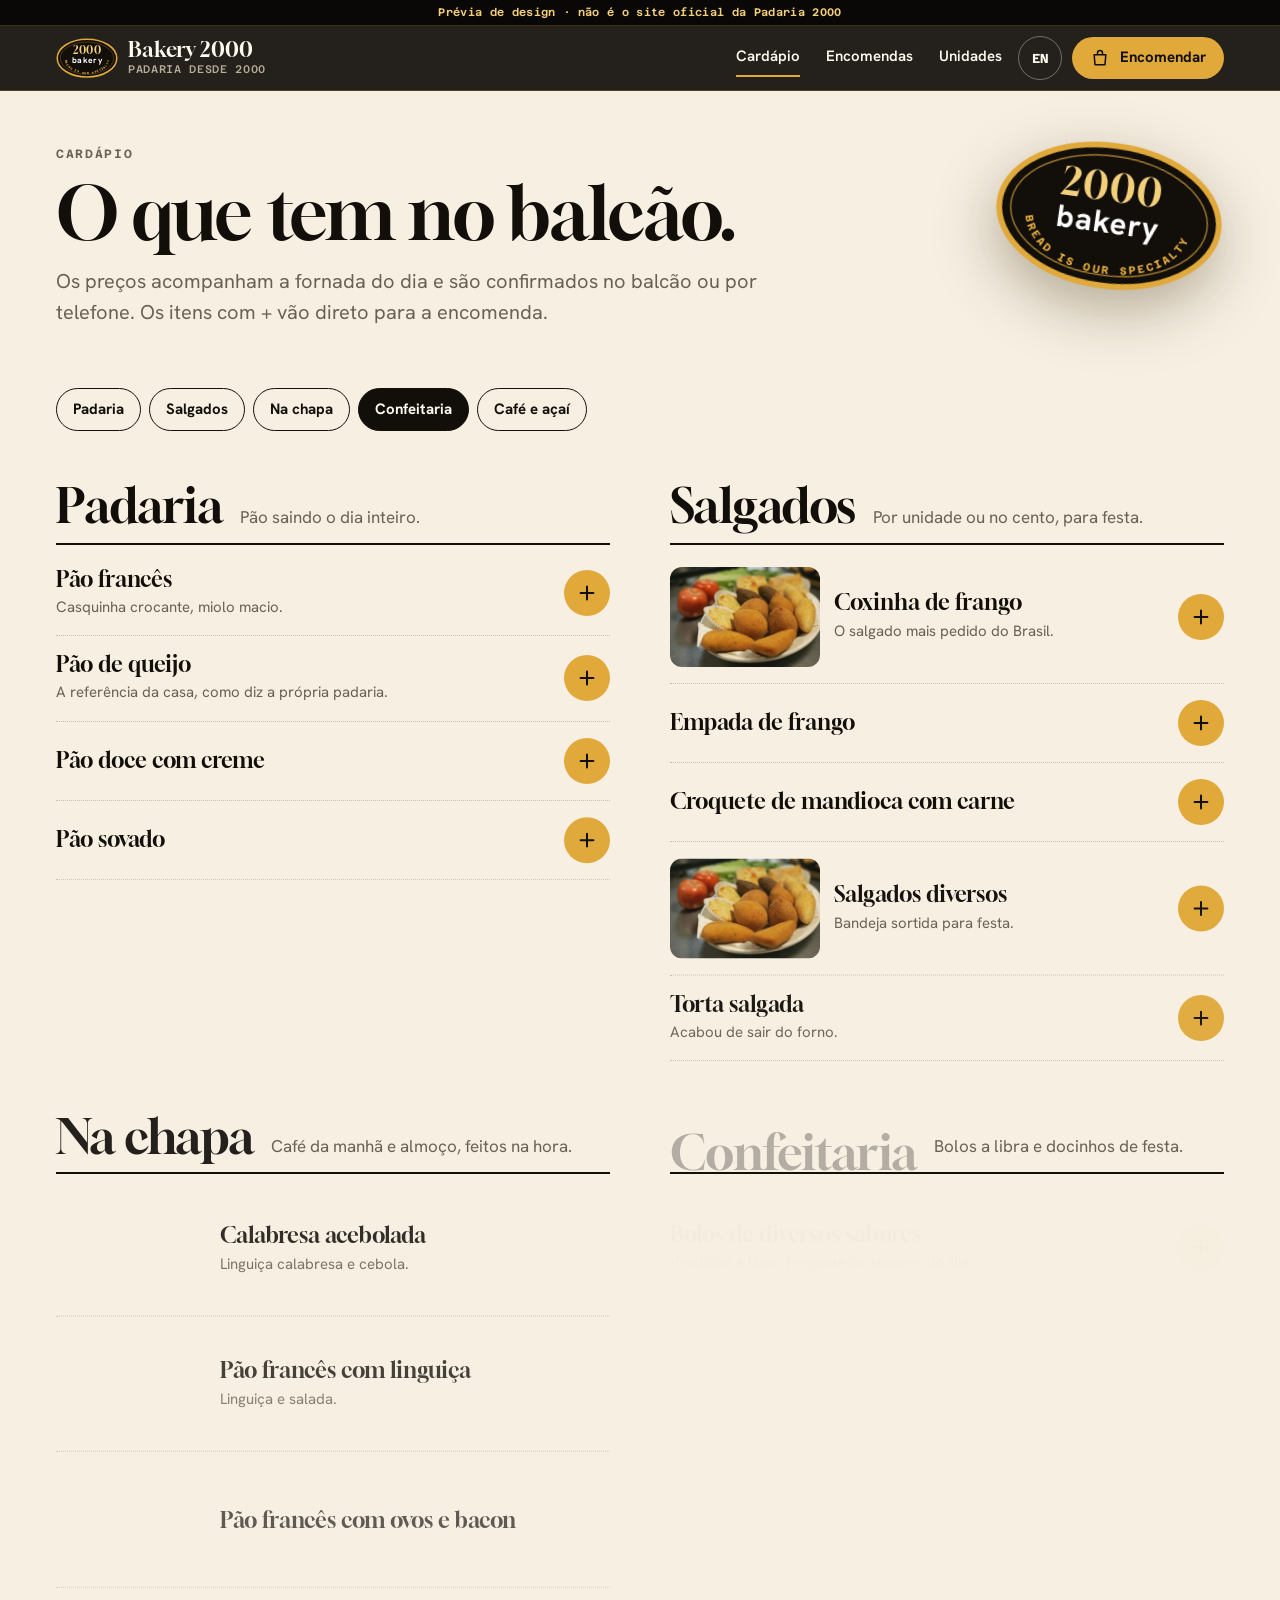
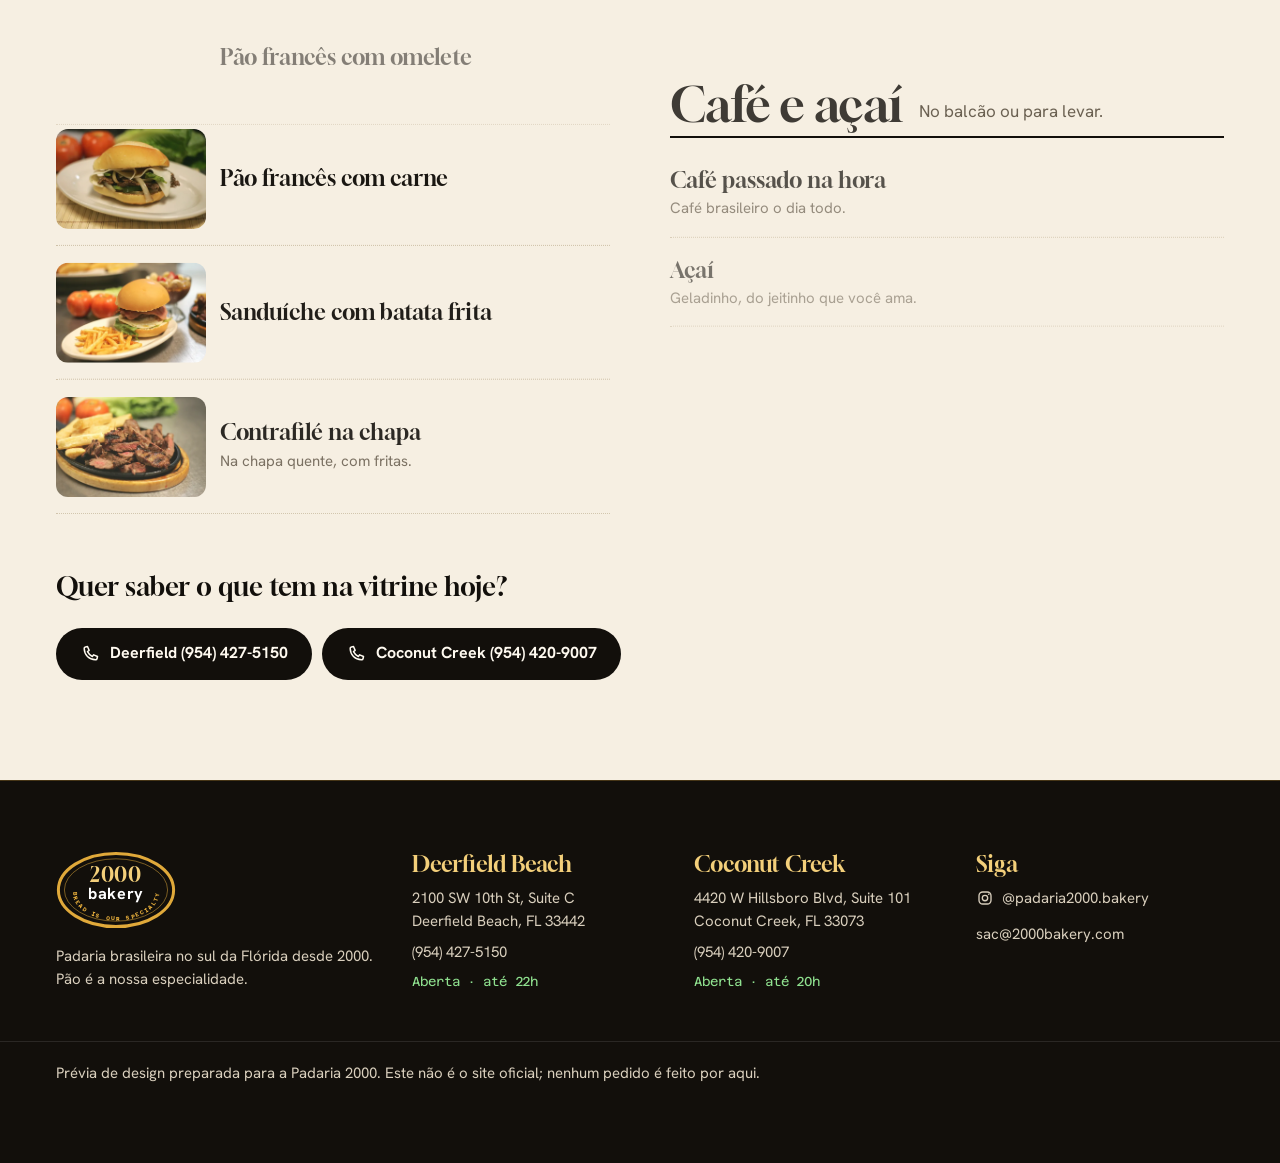
<file: pt/menu.html>
<!doctype html>
<html lang="pt-BR">
<head>
<meta charset="utf-8">
<meta name="viewport" content="width=device-width, initial-scale=1, viewport-fit=cover">
<meta name="robots" content="noindex, nofollow">
<title>Cardápio | Padaria 2000</title>
<meta name="description" content="Pães, salgados, pratos na chapa, bolos e docinhos da Padaria 2000. Coloque os itens de festa direto na encomenda.">
<meta name="theme-color" content="#120f0b">
<link rel="alternate" hreflang="en" href="../menu.html">
<link rel="alternate" hreflang="pt-BR" href="menu.html">
<link rel="icon" href="../img/favicon.svg" type="image/svg+xml">
<link rel="preload" href="../fonts/gloock-latin-400-normal.woff2" as="font" type="font/woff2" crossorigin>
<link rel="stylesheet" href="../css/style.css">
<script type="application/ld+json">{"@context":"https://schema.org","@graph":[{"@type":"Bakery","name":"Cafe & Bakery 2000","telephone":"+19544275150","servesCuisine":"Brazilian","foundingDate":"2000","sameAs":["https://www.instagram.com/padaria2000.bakery/"],"address":{"@type":"PostalAddress","streetAddress":"2100 SW 10th St, Suite C","addressLocality":"Deerfield Beach","addressRegion":"FL","postalCode":"33442","addressCountry":"US"},"geo":{"@type":"GeoCoordinates","latitude":26.303637,"longitude":-80.132903},"openingHoursSpecification":[{"@type":"OpeningHoursSpecification","dayOfWeek":"Sunday","opens":"07:00","closes":"22:00"},{"@type":"OpeningHoursSpecification","dayOfWeek":"Monday","opens":"06:00","closes":"22:00"},{"@type":"OpeningHoursSpecification","dayOfWeek":"Tuesday","opens":"06:00","closes":"22:00"},{"@type":"OpeningHoursSpecification","dayOfWeek":"Wednesday","opens":"06:00","closes":"22:00"},{"@type":"OpeningHoursSpecification","dayOfWeek":"Thursday","opens":"06:00","closes":"22:00"},{"@type":"OpeningHoursSpecification","dayOfWeek":"Friday","opens":"06:00","closes":"22:00"},{"@type":"OpeningHoursSpecification","dayOfWeek":"Saturday","opens":"06:00","closes":"22:00"}]},{"@type":"Bakery","name":"Bakery 2000 Of Coconut Creek","telephone":"+19544209007","servesCuisine":"Brazilian","foundingDate":"2000","sameAs":["https://www.instagram.com/padaria2000.bakery/"],"address":{"@type":"PostalAddress","streetAddress":"4420 W Hillsboro Blvd, Suite 101","addressLocality":"Coconut Creek","addressRegion":"FL","postalCode":"33073","addressCountry":"US"},"geo":{"@type":"GeoCoordinates","latitude":26.3170871,"longitude":-80.1842218},"openingHoursSpecification":[{"@type":"OpeningHoursSpecification","dayOfWeek":"Sunday","opens":"07:00","closes":"14:00"},{"@type":"OpeningHoursSpecification","dayOfWeek":"Monday","opens":"06:00","closes":"20:00"},{"@type":"OpeningHoursSpecification","dayOfWeek":"Tuesday","opens":"06:00","closes":"20:00"},{"@type":"OpeningHoursSpecification","dayOfWeek":"Wednesday","opens":"06:00","closes":"20:00"},{"@type":"OpeningHoursSpecification","dayOfWeek":"Thursday","opens":"06:00","closes":"20:00"},{"@type":"OpeningHoursSpecification","dayOfWeek":"Friday","opens":"06:00","closes":"20:00"},{"@type":"OpeningHoursSpecification","dayOfWeek":"Saturday","opens":"06:00","closes":"20:00"}]}]}</script>
</head>
<body class="pg-menu" data-lang="pt" data-units='[{"id":"deerfield","short":"Deerfield","hours":[[7,22],[6,22],[6,22],[6,22],[6,22],[6,22],[6,22]],"phone":"+19544275150","phoneLabel":"(954) 427-5150","name":"Deerfield Beach"},{"id":"creek","short":"Coconut Creek","hours":[[7,14],[6,20],[6,20],[6,20],[6,20],[6,20],[6,20]],"phone":"+19544209007","phoneLabel":"(954) 420-9007","name":"Coconut Creek"}]'>

<p class="preview-tag" role="note">Prévia de design · não é o site oficial da Padaria 2000</p>
<a class="skip" href="#main">Pular para o conteúdo</a>
<header class="top" data-top>
  <a class="brand" href="index.html" aria-label="Bakery 2000"><svg class="seal seal-sm" viewBox="0 0 200 130" aria-hidden="true">
  <defs><path id="sp17" d="M28 70a72 46 0 0 0 144 0"/></defs>
  <ellipse cx="100" cy="65" rx="96" ry="61" fill="var(--seal-bg, #120f0b)" stroke="var(--gold)" stroke-width="5"/>
  <ellipse cx="100" cy="65" rx="86" ry="52" fill="none" stroke="var(--gold)" stroke-width="1.2" opacity=".7"/>
  <text x="100" y="52" text-anchor="middle" class="seal-num">2000</text>
  <text x="100" y="80" text-anchor="middle" class="seal-word">bakery</text>
  <text class="seal-ring"><textPath href="#sp17" startOffset="50%" text-anchor="middle">BREAD IS OUR SPECIALTY</textPath></text>
</svg><span class="brand-txt"><b>Bakery 2000</b><small>Padaria desde 2000</small></span></a>
  <nav class="nav" aria-label="Principal">
    <a href="menu.html" aria-current="page">Cardápio</a>
    <a href="order.html">Encomendas</a>
    <a href="visit.html">Unidades</a>
  </nav>
  <div class="top-act">
    <a class="lang" href="../menu.html" hreflang="en" lang="en" aria-label="View in English">EN</a>
    <a class="btn btn-gold btn-sm hide-m" href="order.html"><svg viewBox="0 0 24 24" aria-hidden="true"><path d="M5 8h14l-1 12H6Z M9 8V6a3 3 0 0 1 6 0v2" fill="none" stroke="currentColor" stroke-width="1.8" stroke-linejoin="round"/></svg><span>Encomendar</span></a>
  </div>
</header>
<main id="main">
<section class="page-head wrap">
  <div class="head-seal" aria-hidden="true"><svg class="seal " viewBox="0 0 200 130" aria-hidden="true">
  <defs><path id="sp19" d="M28 70a72 46 0 0 0 144 0"/></defs>
  <ellipse cx="100" cy="65" rx="96" ry="61" fill="var(--seal-bg, #120f0b)" stroke="var(--gold)" stroke-width="5"/>
  <ellipse cx="100" cy="65" rx="86" ry="52" fill="none" stroke="var(--gold)" stroke-width="1.2" opacity=".7"/>
  <text x="100" y="52" text-anchor="middle" class="seal-num">2000</text>
  <text x="100" y="80" text-anchor="middle" class="seal-word">bakery</text>
  <text class="seal-ring"><textPath href="#sp19" startOffset="50%" text-anchor="middle">BREAD IS OUR SPECIALTY</textPath></text>
</svg></div>
  <p class="eyebrow">Cardápio</p>
  <h1 class="display">O que tem no balcão.</h1>
  <p class="lead">Os preços acompanham a fornada do dia e são confirmados no balcão ou por telefone. Os itens com + vão direto para a encomenda.</p>
</section>
<nav class="chips wrap" aria-label="Categorias" data-chips>
  <a href="#padaria">Padaria</a><a href="#salgados">Salgados</a><a href="#chapa">Na chapa</a><a href="#confeitaria">Confeitaria</a><a href="#cafe">Café e açaí</a>
</nav>
<div class="menu wrap">
  <section class="mcat" id="padaria" aria-labelledby="h-padaria">
    <header><h2 id="h-padaria" class="display">Padaria</h2><p>Pão saindo o dia inteiro.</p></header>
    <ul class="items"><li class="item" id="pao-frances">
      
      <div class="item-txt"><h3>Pão francês</h3><p>Casquinha crocante, miolo macio.</p></div>
      <a class="add" href="order.html?add=pao-frances" aria-label="Adicionar à encomenda: Pão francês"><svg viewBox="0 0 24 24" aria-hidden="true"><path d="M12 5v14M5 12h14" stroke="currentColor" stroke-width="2.2" stroke-linecap="round"/></svg></a>
    </li><li class="item" id="pao-queijo">
      
      <div class="item-txt"><h3>Pão de queijo</h3><p>A referência da casa, como diz a própria padaria.</p></div>
      <a class="add" href="order.html?add=pao-queijo" aria-label="Adicionar à encomenda: Pão de queijo"><svg viewBox="0 0 24 24" aria-hidden="true"><path d="M12 5v14M5 12h14" stroke="currentColor" stroke-width="2.2" stroke-linecap="round"/></svg></a>
    </li><li class="item" id="pao-doce">
      
      <div class="item-txt"><h3>Pão doce com creme</h3></div>
      <a class="add" href="order.html?add=pao-doce" aria-label="Adicionar à encomenda: Pão doce com creme"><svg viewBox="0 0 24 24" aria-hidden="true"><path d="M12 5v14M5 12h14" stroke="currentColor" stroke-width="2.2" stroke-linecap="round"/></svg></a>
    </li><li class="item" id="pao-sovado">
      
      <div class="item-txt"><h3>Pão sovado</h3></div>
      <a class="add" href="order.html?add=pao-sovado" aria-label="Adicionar à encomenda: Pão sovado"><svg viewBox="0 0 24 24" aria-hidden="true"><path d="M12 5v14M5 12h14" stroke="currentColor" stroke-width="2.2" stroke-linecap="round"/></svg></a>
    </li></ul>
  </section><section class="mcat" id="salgados" aria-labelledby="h-salgados">
    <header><h2 id="h-salgados" class="display">Salgados</h2><p>Por unidade ou no cento, para festa.</p></header>
    <ul class="items"><li class="item has-img" id="coxinha">
      <figure><img src="../img/salgados.webp" srcset="../img/salgados-s.webp 640w, ../img/salgados.webp 1200w" sizes="(min-width: 900px) 220px, 34vw" alt="Coxinha de frango" loading="lazy" decoding="async" class="" width="1200" height="800"></figure>
      <div class="item-txt"><h3>Coxinha de frango</h3><p>O salgado mais pedido do Brasil.</p></div>
      <a class="add" href="order.html?add=coxinha" aria-label="Adicionar à encomenda: Coxinha de frango"><svg viewBox="0 0 24 24" aria-hidden="true"><path d="M12 5v14M5 12h14" stroke="currentColor" stroke-width="2.2" stroke-linecap="round"/></svg></a>
    </li><li class="item" id="empada">
      
      <div class="item-txt"><h3>Empada de frango</h3></div>
      <a class="add" href="order.html?add=empada" aria-label="Adicionar à encomenda: Empada de frango"><svg viewBox="0 0 24 24" aria-hidden="true"><path d="M12 5v14M5 12h14" stroke="currentColor" stroke-width="2.2" stroke-linecap="round"/></svg></a>
    </li><li class="item" id="croquete">
      
      <div class="item-txt"><h3>Croquete de mandioca com carne</h3></div>
      <a class="add" href="order.html?add=croquete" aria-label="Adicionar à encomenda: Croquete de mandioca com carne"><svg viewBox="0 0 24 24" aria-hidden="true"><path d="M12 5v14M5 12h14" stroke="currentColor" stroke-width="2.2" stroke-linecap="round"/></svg></a>
    </li><li class="item has-img" id="sortidos">
      <figure><img src="../img/salgados.webp" srcset="../img/salgados-s.webp 640w, ../img/salgados.webp 1200w" sizes="(min-width: 900px) 220px, 34vw" alt="Salgados diversos" loading="lazy" decoding="async" class="" width="1200" height="800"></figure>
      <div class="item-txt"><h3>Salgados diversos</h3><p>Bandeja sortida para festa.</p></div>
      <a class="add" href="order.html?add=sortidos" aria-label="Adicionar à encomenda: Salgados diversos"><svg viewBox="0 0 24 24" aria-hidden="true"><path d="M12 5v14M5 12h14" stroke="currentColor" stroke-width="2.2" stroke-linecap="round"/></svg></a>
    </li><li class="item" id="torta">
      
      <div class="item-txt"><h3>Torta salgada</h3><p>Acabou de sair do forno.</p></div>
      <a class="add" href="order.html?add=torta" aria-label="Adicionar à encomenda: Torta salgada"><svg viewBox="0 0 24 24" aria-hidden="true"><path d="M12 5v14M5 12h14" stroke="currentColor" stroke-width="2.2" stroke-linecap="round"/></svg></a>
    </li></ul>
  </section><section class="mcat" id="chapa" aria-labelledby="h-chapa">
    <header><h2 id="h-chapa" class="display">Na chapa</h2><p>Café da manhã e almoço, feitos na hora.</p></header>
    <ul class="items"><li class="item has-img" id="calabresa">
      <figure><img src="../img/calabresa.webp" srcset="../img/calabresa-s.webp 640w, ../img/calabresa.webp 1200w" sizes="(min-width: 900px) 220px, 34vw" alt="Calabresa acebolada" loading="lazy" decoding="async" class="" width="1200" height="800"></figure>
      <div class="item-txt"><h3>Calabresa acebolada</h3><p>Linguiça calabresa e cebola.</p></div>
      
    </li><li class="item has-img" id="pao-linguica">
      <figure><img src="../img/pao-linguica.webp" srcset="../img/pao-linguica-s.webp 640w, ../img/pao-linguica.webp 1200w" sizes="(min-width: 900px) 220px, 34vw" alt="Pão francês com linguiça" loading="lazy" decoding="async" class="" width="1200" height="800"></figure>
      <div class="item-txt"><h3>Pão francês com linguiça</h3><p>Linguiça e salada.</p></div>
      
    </li><li class="item has-img" id="ovo-bacon">
      <figure><img src="../img/ovo-bacon.webp" srcset="../img/ovo-bacon-s.webp 640w, ../img/ovo-bacon.webp 1200w" sizes="(min-width: 900px) 220px, 34vw" alt="Pão francês com ovos e bacon" loading="lazy" decoding="async" class="" width="1200" height="800"></figure>
      <div class="item-txt"><h3>Pão francês com ovos e bacon</h3></div>
      
    </li><li class="item has-img" id="omelete">
      <figure><img src="../img/omelete.webp" srcset="../img/omelete-s.webp 640w, ../img/omelete.webp 1200w" sizes="(min-width: 900px) 220px, 34vw" alt="Pão francês com omelete" loading="lazy" decoding="async" class="" width="1200" height="800"></figure>
      <div class="item-txt"><h3>Pão francês com omelete</h3></div>
      
    </li><li class="item has-img" id="pao-carne">
      <figure><img src="../img/pao-carne.webp" srcset="../img/pao-carne-s.webp 640w, ../img/pao-carne.webp 1200w" sizes="(min-width: 900px) 220px, 34vw" alt="Pão francês com carne" loading="lazy" decoding="async" class="" width="1200" height="800"></figure>
      <div class="item-txt"><h3>Pão francês com carne</h3></div>
      
    </li><li class="item has-img" id="sanduiche">
      <figure><img src="../img/sanduiche-fritas.webp" srcset="../img/sanduiche-fritas-s.webp 640w, ../img/sanduiche-fritas.webp 1200w" sizes="(min-width: 900px) 220px, 34vw" alt="Sanduíche com batata frita" loading="lazy" decoding="async" class="" width="1200" height="800"></figure>
      <div class="item-txt"><h3>Sanduíche com batata frita</h3></div>
      
    </li><li class="item has-img" id="contrafile">
      <figure><img src="../img/contrafile.webp" srcset="../img/contrafile-s.webp 640w, ../img/contrafile.webp 1200w" sizes="(min-width: 900px) 220px, 34vw" alt="Contrafilé na chapa" loading="lazy" decoding="async" class="" width="1200" height="800"></figure>
      <div class="item-txt"><h3>Contrafilé na chapa</h3><p>Na chapa quente, com fritas.</p></div>
      
    </li></ul>
  </section><section class="mcat" id="confeitaria" aria-labelledby="h-confeitaria">
    <header><h2 id="h-confeitaria" class="display">Confeitaria</h2><p>Bolos a libra e docinhos de festa.</p></header>
    <ul class="items"><li class="item" id="bolo">
      
      <div class="item-txt"><h3>Bolos de diversos sabores</h3><p>Vendidos a libra. Pergunte os sabores do dia.</p></div>
      <a class="add" href="order.html?add=bolo" aria-label="Adicionar à encomenda: Bolos de diversos sabores"><svg viewBox="0 0 24 24" aria-hidden="true"><path d="M12 5v14M5 12h14" stroke="currentColor" stroke-width="2.2" stroke-linecap="round"/></svg></a>
    </li><li class="item" id="docinhos">
      
      <div class="item-txt"><h3>Docinhos variados</h3><p>Para festa, por unidade ou no cento.</p></div>
      <a class="add" href="order.html?add=docinhos" aria-label="Adicionar à encomenda: Docinhos variados"><svg viewBox="0 0 24 24" aria-hidden="true"><path d="M12 5v14M5 12h14" stroke="currentColor" stroke-width="2.2" stroke-linecap="round"/></svg></a>
    </li><li class="item" id="pave">
      
      <div class="item-txt"><h3>Pavê de morango</h3></div>
      <a class="add" href="order.html?add=pave" aria-label="Adicionar à encomenda: Pavê de morango"><svg viewBox="0 0 24 24" aria-hidden="true"><path d="M12 5v14M5 12h14" stroke="currentColor" stroke-width="2.2" stroke-linecap="round"/></svg></a>
    </li></ul>
  </section><section class="mcat" id="cafe" aria-labelledby="h-cafe">
    <header><h2 id="h-cafe" class="display">Café e açaí</h2><p>No balcão ou para levar.</p></header>
    <ul class="items"><li class="item" id="cafe">
      
      <div class="item-txt"><h3>Café passado na hora</h3><p>Café brasileiro o dia todo.</p></div>
      
    </li><li class="item" id="acai">
      
      <div class="item-txt"><h3>Açaí</h3><p>Geladinho, do jeitinho que você ama.</p></div>
      
    </li></ul>
  </section>
</div>
<section class="menu-cta wrap">
  <p>Quer saber o que tem na vitrine hoje?</p>
  <div class="row"><a class="btn btn-ink" href="tel:+19544275150"><svg viewBox="0 0 24 24" aria-hidden="true"><path d="M6.6 3.5 9 3l2 4.6-2 1.6a13 13 0 0 0 5.8 5.8l1.6-2 4.6 2-.5 2.4c-.2 1-1 1.7-2 1.6C10.7 18.7 5.3 13.3 5 5.5c-.1-1 .6-1.8 1.6-2Z" fill="none" stroke="currentColor" stroke-width="1.8" stroke-linejoin="round"/></svg><span>Deerfield (954) 427-5150</span></a><a class="btn btn-ink" href="tel:+19544209007"><svg viewBox="0 0 24 24" aria-hidden="true"><path d="M6.6 3.5 9 3l2 4.6-2 1.6a13 13 0 0 0 5.8 5.8l1.6-2 4.6 2-.5 2.4c-.2 1-1 1.7-2 1.6C10.7 18.7 5.3 13.3 5 5.5c-.1-1 .6-1.8 1.6-2Z" fill="none" stroke="currentColor" stroke-width="1.8" stroke-linejoin="round"/></svg><span>Coconut Creek (954) 420-9007</span></a></div>
</section></main>

<footer class="foot">
  <div class="foot-in">
    <div class="foot-brand"><svg class="seal seal-md" viewBox="0 0 200 130" aria-hidden="true">
  <defs><path id="sp18" d="M28 70a72 46 0 0 0 144 0"/></defs>
  <ellipse cx="100" cy="65" rx="96" ry="61" fill="var(--seal-bg, #120f0b)" stroke="var(--gold)" stroke-width="5"/>
  <ellipse cx="100" cy="65" rx="86" ry="52" fill="none" stroke="var(--gold)" stroke-width="1.2" opacity=".7"/>
  <text x="100" y="52" text-anchor="middle" class="seal-num">2000</text>
  <text x="100" y="80" text-anchor="middle" class="seal-word">bakery</text>
  <text class="seal-ring"><textPath href="#sp18" startOffset="50%" text-anchor="middle">BREAD IS OUR SPECIALTY</textPath></text>
</svg><p>Padaria brasileira no sul da Flórida desde 2000. Pão é a nossa especialidade.</p></div>
    <div class="foot-u"><h3>Deerfield Beach</h3><p>2100 SW 10th St, Suite C<br>Deerfield Beach, FL 33442</p><p><a href="tel:+19544275150">(954) 427-5150</a></p><p class="mono" data-status="deerfield">&nbsp;</p></div><div class="foot-u"><h3>Coconut Creek</h3><p>4420 W Hillsboro Blvd, Suite 101<br>Coconut Creek, FL 33073</p><p><a href="tel:+19544209007">(954) 420-9007</a></p><p class="mono" data-status="creek">&nbsp;</p></div>
    <div class="foot-u"><h3>Siga</h3><p><a href="https://www.instagram.com/padaria2000.bakery/" target="_blank" rel="noopener"><svg viewBox="0 0 24 24" aria-hidden="true"><rect x="4" y="4" width="16" height="16" rx="5" fill="none" stroke="currentColor" stroke-width="1.8"/><circle cx="12" cy="12" r="3.6" fill="none" stroke="currentColor" stroke-width="1.8"/><circle cx="17" cy="7" r="1.1" fill="currentColor"/></svg> @padaria2000.bakery</a></p><p><a href="mailto:sac@2000bakery.com">sac@2000bakery.com</a></p></div>
  </div>
  <p class="foot-note">Prévia de design preparada para a Padaria 2000. Este não é o site oficial; nenhum pedido é feito por aqui.</p>
</footer>
<nav class="dock" aria-label="Ações rápidas">
  <a href="tel:+19544275150"><svg viewBox="0 0 24 24" aria-hidden="true"><path d="M6.6 3.5 9 3l2 4.6-2 1.6a13 13 0 0 0 5.8 5.8l1.6-2 4.6 2-.5 2.4c-.2 1-1 1.7-2 1.6C10.7 18.7 5.3 13.3 5 5.5c-.1-1 .6-1.8 1.6-2Z" fill="none" stroke="currentColor" stroke-width="1.8" stroke-linejoin="round"/></svg><span>Ligar</span></a>
  <a class="dock-main" href="order.html"><svg viewBox="0 0 24 24" aria-hidden="true"><path d="M5 8h14l-1 12H6Z M9 8V6a3 3 0 0 1 6 0v2" fill="none" stroke="currentColor" stroke-width="1.8" stroke-linejoin="round"/></svg><span>Encomendar</span></a>
  <a href="visit.html"><svg viewBox="0 0 24 24" aria-hidden="true"><path d="M12 21s7-6.3 7-11.5A7 7 0 0 0 5 9.5C5 14.7 12 21 12 21Z" fill="none" stroke="currentColor" stroke-width="1.8"/><circle cx="12" cy="9.5" r="2.4" fill="none" stroke="currentColor" stroke-width="1.8"/></svg><span>Como chegar</span></a>
</nav>
<script src="../vendor/gsap.min.js" defer></script>
<script src="../vendor/ScrollTrigger.min.js" defer></script>
<script src="../vendor/lenis.min.js" defer></script>
<script src="../js/app.js" defer></script>
</body>
</html>
</file>
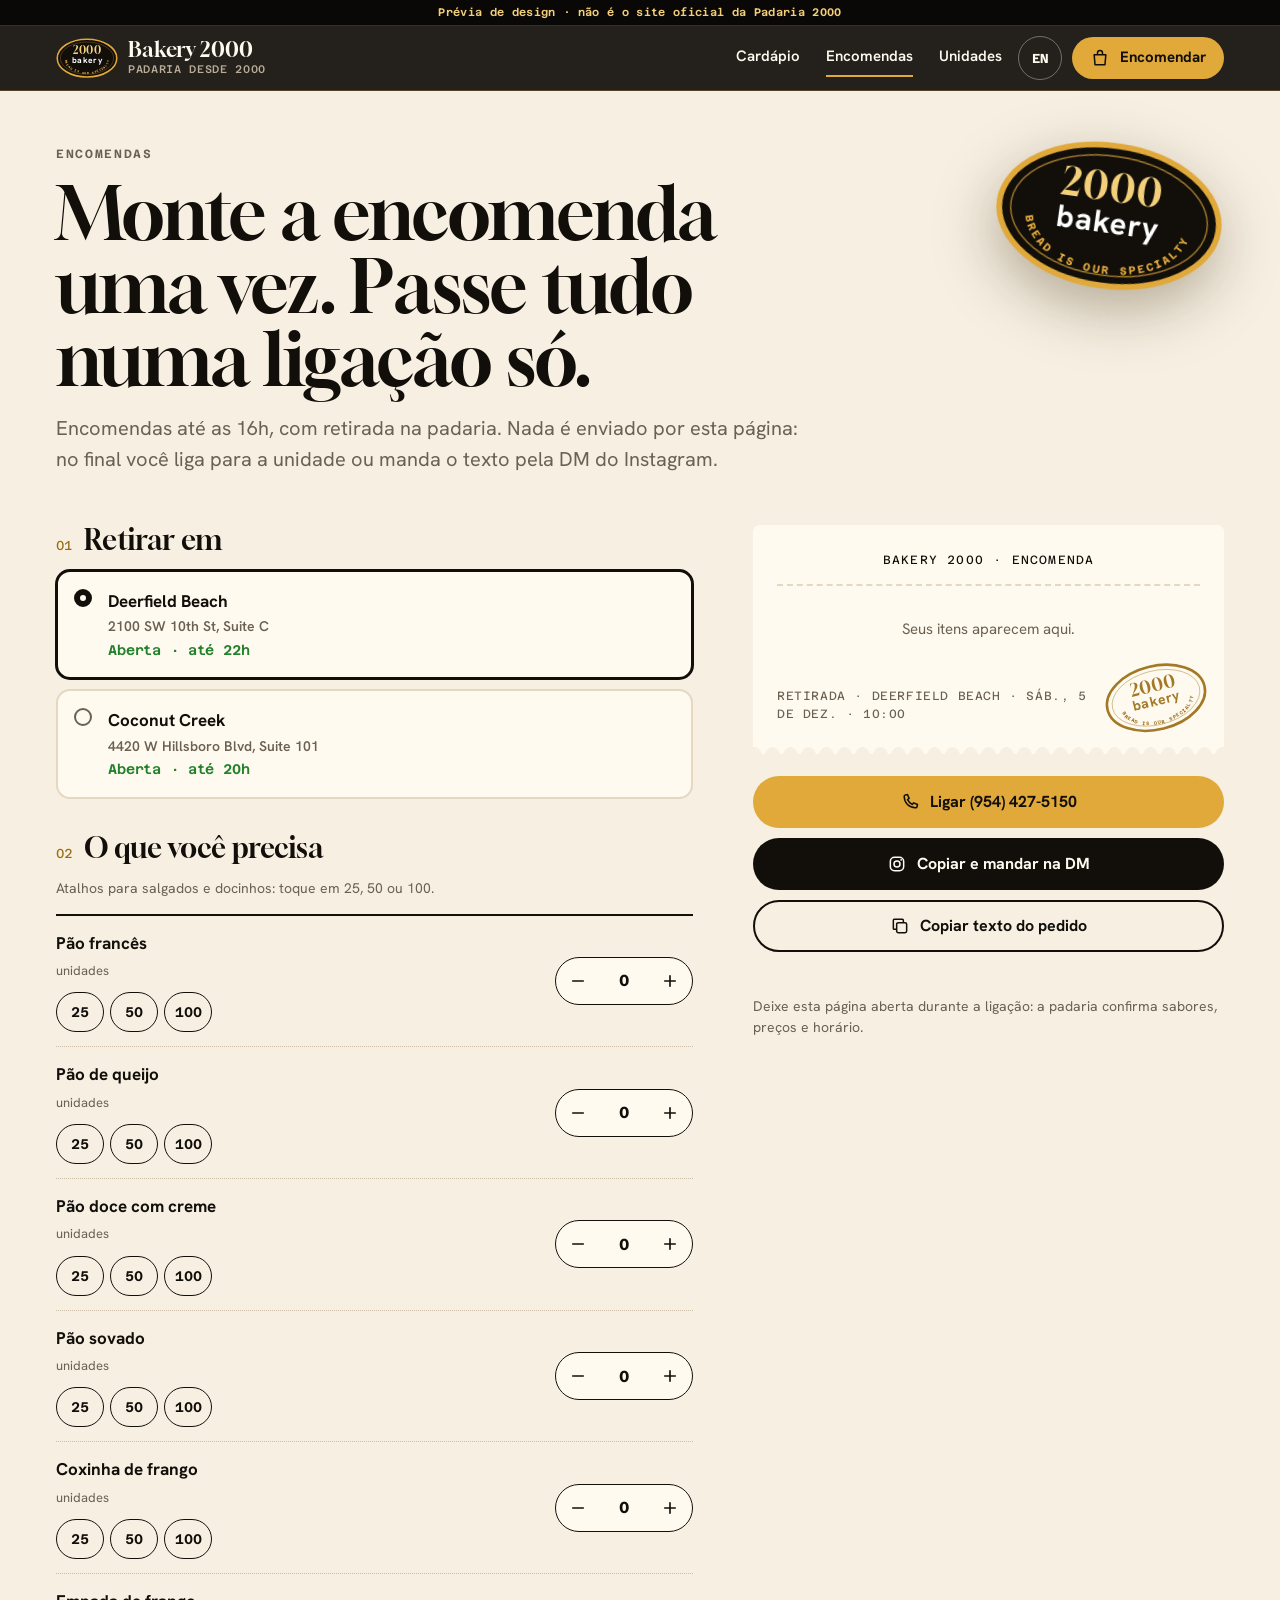
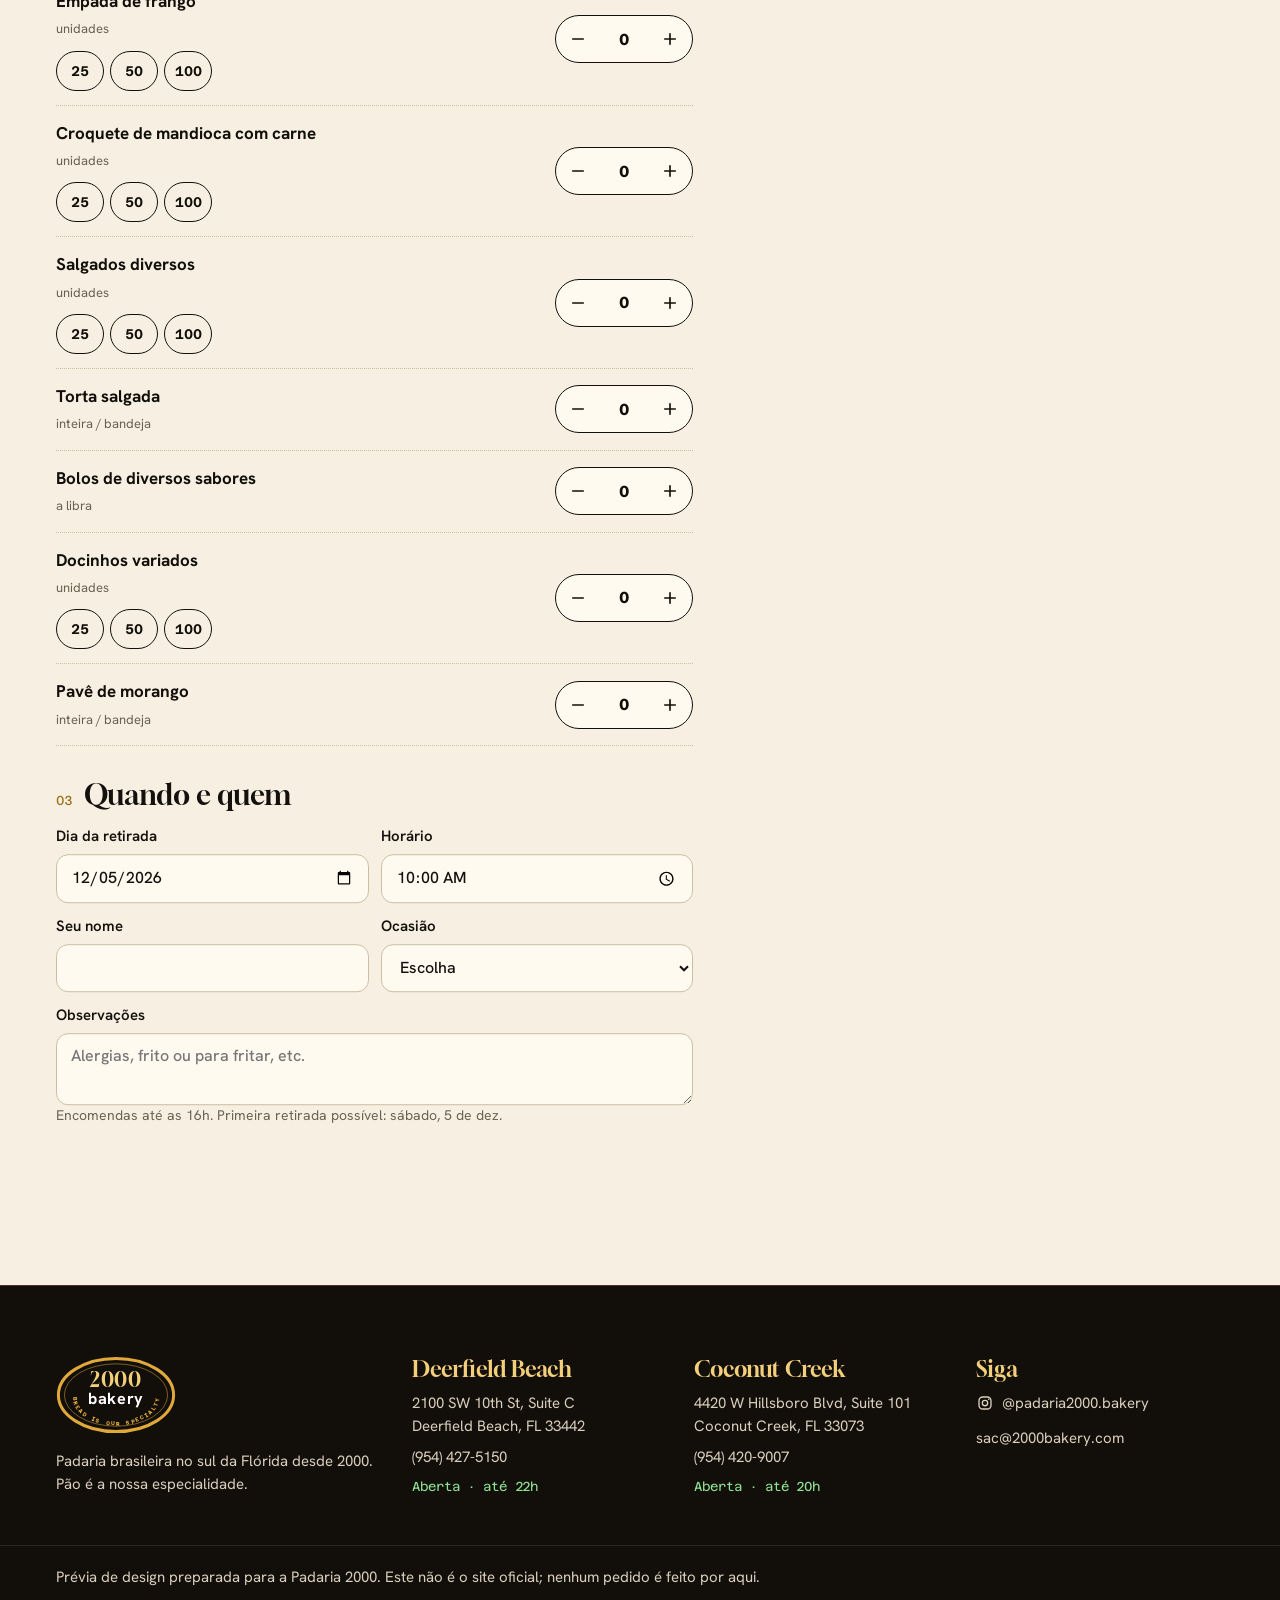
<file: pt/order.html>
<!doctype html>
<html lang="pt-BR">
<head>
<meta charset="utf-8">
<meta name="viewport" content="width=device-width, initial-scale=1, viewport-fit=cover">
<meta name="robots" content="noindex, nofollow">
<title>Encomendas | Padaria 2000</title>
<meta name="description" content="Monte sua encomenda de salgados, bolo e docinhos e ligue ou mande para a Padaria 2000 com tudo pronto.">
<meta name="theme-color" content="#120f0b">
<link rel="alternate" hreflang="en" href="../order.html">
<link rel="alternate" hreflang="pt-BR" href="order.html">
<link rel="icon" href="../img/favicon.svg" type="image/svg+xml">
<link rel="preload" href="../fonts/gloock-latin-400-normal.woff2" as="font" type="font/woff2" crossorigin>
<link rel="stylesheet" href="../css/style.css">
<script type="application/ld+json">{"@context":"https://schema.org","@graph":[{"@type":"Bakery","name":"Cafe & Bakery 2000","telephone":"+19544275150","servesCuisine":"Brazilian","foundingDate":"2000","sameAs":["https://www.instagram.com/padaria2000.bakery/"],"address":{"@type":"PostalAddress","streetAddress":"2100 SW 10th St, Suite C","addressLocality":"Deerfield Beach","addressRegion":"FL","postalCode":"33442","addressCountry":"US"},"geo":{"@type":"GeoCoordinates","latitude":26.303637,"longitude":-80.132903},"openingHoursSpecification":[{"@type":"OpeningHoursSpecification","dayOfWeek":"Sunday","opens":"07:00","closes":"22:00"},{"@type":"OpeningHoursSpecification","dayOfWeek":"Monday","opens":"06:00","closes":"22:00"},{"@type":"OpeningHoursSpecification","dayOfWeek":"Tuesday","opens":"06:00","closes":"22:00"},{"@type":"OpeningHoursSpecification","dayOfWeek":"Wednesday","opens":"06:00","closes":"22:00"},{"@type":"OpeningHoursSpecification","dayOfWeek":"Thursday","opens":"06:00","closes":"22:00"},{"@type":"OpeningHoursSpecification","dayOfWeek":"Friday","opens":"06:00","closes":"22:00"},{"@type":"OpeningHoursSpecification","dayOfWeek":"Saturday","opens":"06:00","closes":"22:00"}]},{"@type":"Bakery","name":"Bakery 2000 Of Coconut Creek","telephone":"+19544209007","servesCuisine":"Brazilian","foundingDate":"2000","sameAs":["https://www.instagram.com/padaria2000.bakery/"],"address":{"@type":"PostalAddress","streetAddress":"4420 W Hillsboro Blvd, Suite 101","addressLocality":"Coconut Creek","addressRegion":"FL","postalCode":"33073","addressCountry":"US"},"geo":{"@type":"GeoCoordinates","latitude":26.3170871,"longitude":-80.1842218},"openingHoursSpecification":[{"@type":"OpeningHoursSpecification","dayOfWeek":"Sunday","opens":"07:00","closes":"14:00"},{"@type":"OpeningHoursSpecification","dayOfWeek":"Monday","opens":"06:00","closes":"20:00"},{"@type":"OpeningHoursSpecification","dayOfWeek":"Tuesday","opens":"06:00","closes":"20:00"},{"@type":"OpeningHoursSpecification","dayOfWeek":"Wednesday","opens":"06:00","closes":"20:00"},{"@type":"OpeningHoursSpecification","dayOfWeek":"Thursday","opens":"06:00","closes":"20:00"},{"@type":"OpeningHoursSpecification","dayOfWeek":"Friday","opens":"06:00","closes":"20:00"},{"@type":"OpeningHoursSpecification","dayOfWeek":"Saturday","opens":"06:00","closes":"20:00"}]}]}</script>
</head>
<body class="pg-order" data-lang="pt" data-units='[{"id":"deerfield","short":"Deerfield","hours":[[7,22],[6,22],[6,22],[6,22],[6,22],[6,22],[6,22]],"phone":"+19544275150","phoneLabel":"(954) 427-5150","name":"Deerfield Beach"},{"id":"creek","short":"Coconut Creek","hours":[[7,14],[6,20],[6,20],[6,20],[6,20],[6,20],[6,20]],"phone":"+19544209007","phoneLabel":"(954) 420-9007","name":"Coconut Creek"}]'>

<p class="preview-tag" role="note">Prévia de design · não é o site oficial da Padaria 2000</p>
<a class="skip" href="#main">Pular para o conteúdo</a>
<header class="top" data-top>
  <a class="brand" href="index.html" aria-label="Bakery 2000"><svg class="seal seal-sm" viewBox="0 0 200 130" aria-hidden="true">
  <defs><path id="sp20" d="M28 70a72 46 0 0 0 144 0"/></defs>
  <ellipse cx="100" cy="65" rx="96" ry="61" fill="var(--seal-bg, #120f0b)" stroke="var(--gold)" stroke-width="5"/>
  <ellipse cx="100" cy="65" rx="86" ry="52" fill="none" stroke="var(--gold)" stroke-width="1.2" opacity=".7"/>
  <text x="100" y="52" text-anchor="middle" class="seal-num">2000</text>
  <text x="100" y="80" text-anchor="middle" class="seal-word">bakery</text>
  <text class="seal-ring"><textPath href="#sp20" startOffset="50%" text-anchor="middle">BREAD IS OUR SPECIALTY</textPath></text>
</svg><span class="brand-txt"><b>Bakery 2000</b><small>Padaria desde 2000</small></span></a>
  <nav class="nav" aria-label="Principal">
    <a href="menu.html">Cardápio</a>
    <a href="order.html" aria-current="page">Encomendas</a>
    <a href="visit.html">Unidades</a>
  </nav>
  <div class="top-act">
    <a class="lang" href="../order.html" hreflang="en" lang="en" aria-label="View in English">EN</a>
    <a class="btn btn-gold btn-sm hide-m" href="order.html"><svg viewBox="0 0 24 24" aria-hidden="true"><path d="M5 8h14l-1 12H6Z M9 8V6a3 3 0 0 1 6 0v2" fill="none" stroke="currentColor" stroke-width="1.8" stroke-linejoin="round"/></svg><span>Encomendar</span></a>
  </div>
</header>
<main id="main">
<section class="page-head wrap">
  <div class="head-seal" aria-hidden="true"><svg class="seal " viewBox="0 0 200 130" aria-hidden="true">
  <defs><path id="sp22" d="M28 70a72 46 0 0 0 144 0"/></defs>
  <ellipse cx="100" cy="65" rx="96" ry="61" fill="var(--seal-bg, #120f0b)" stroke="var(--gold)" stroke-width="5"/>
  <ellipse cx="100" cy="65" rx="86" ry="52" fill="none" stroke="var(--gold)" stroke-width="1.2" opacity=".7"/>
  <text x="100" y="52" text-anchor="middle" class="seal-num">2000</text>
  <text x="100" y="80" text-anchor="middle" class="seal-word">bakery</text>
  <text class="seal-ring"><textPath href="#sp22" startOffset="50%" text-anchor="middle">BREAD IS OUR SPECIALTY</textPath></text>
</svg></div>
  <p class="eyebrow">Encomendas</p>
  <h1 class="display">Monte a encomenda uma vez. Passe tudo numa ligação só.</h1>
  <p class="lead">Encomendas até as 16h, com retirada na padaria. Nada é enviado por esta página: no final você liga para a unidade ou manda o texto pela DM do Instagram.</p>
</section>
<div class="builder wrap" data-builder>
  <form class="b-form" data-form novalidate>
    <fieldset class="step">
      <legend><span class="mono">01</span> Retirar em</legend>
      <div class="units-pick"><label class="pick"><input type="radio" name="unit" value="deerfield" checked><span><b>Deerfield Beach</b><small>2100 SW 10th St, Suite C</small><small class="mono" data-status="deerfield">&nbsp;</small></span></label><label class="pick"><input type="radio" name="unit" value="creek"><span><b>Coconut Creek</b><small>4420 W Hillsboro Blvd, Suite 101</small><small class="mono" data-status="creek">&nbsp;</small></span></label></div>
    </fieldset>
    <fieldset class="step">
      <legend><span class="mono">02</span> O que você precisa</legend>
      <p class="hint">Atalhos para salgados e docinhos: toque em 25, 50 ou 100.</p>
      <ul class="lines"><li class="line" data-line="pao-frances" data-unit="un">
        <div class="line-name"><b>Pão francês</b><small>unidades</small></div>
        <div class="quick"><button type="button" data-quick="25">25</button><button type="button" data-quick="50">50</button><button type="button" data-quick="100">100</button></div>
        <div class="stepper"><button type="button" data-dec aria-label="Menos"><svg viewBox="0 0 24 24" aria-hidden="true"><path d="M5 12h14" stroke="currentColor" stroke-width="2.2" stroke-linecap="round"/></svg></button><input type="number" inputmode="numeric" min="0" max="999" value="0" aria-label="Pão francês" data-qty><button type="button" data-inc aria-label="Mais"><svg viewBox="0 0 24 24" aria-hidden="true"><path d="M12 5v14M5 12h14" stroke="currentColor" stroke-width="2.2" stroke-linecap="round"/></svg></button></div>
        
      </li><li class="line" data-line="pao-queijo" data-unit="un">
        <div class="line-name"><b>Pão de queijo</b><small>unidades</small></div>
        <div class="quick"><button type="button" data-quick="25">25</button><button type="button" data-quick="50">50</button><button type="button" data-quick="100">100</button></div>
        <div class="stepper"><button type="button" data-dec aria-label="Menos"><svg viewBox="0 0 24 24" aria-hidden="true"><path d="M5 12h14" stroke="currentColor" stroke-width="2.2" stroke-linecap="round"/></svg></button><input type="number" inputmode="numeric" min="0" max="999" value="0" aria-label="Pão de queijo" data-qty><button type="button" data-inc aria-label="Mais"><svg viewBox="0 0 24 24" aria-hidden="true"><path d="M12 5v14M5 12h14" stroke="currentColor" stroke-width="2.2" stroke-linecap="round"/></svg></button></div>
        
      </li><li class="line" data-line="pao-doce" data-unit="un">
        <div class="line-name"><b>Pão doce com creme</b><small>unidades</small></div>
        <div class="quick"><button type="button" data-quick="25">25</button><button type="button" data-quick="50">50</button><button type="button" data-quick="100">100</button></div>
        <div class="stepper"><button type="button" data-dec aria-label="Menos"><svg viewBox="0 0 24 24" aria-hidden="true"><path d="M5 12h14" stroke="currentColor" stroke-width="2.2" stroke-linecap="round"/></svg></button><input type="number" inputmode="numeric" min="0" max="999" value="0" aria-label="Pão doce com creme" data-qty><button type="button" data-inc aria-label="Mais"><svg viewBox="0 0 24 24" aria-hidden="true"><path d="M12 5v14M5 12h14" stroke="currentColor" stroke-width="2.2" stroke-linecap="round"/></svg></button></div>
        
      </li><li class="line" data-line="pao-sovado" data-unit="un">
        <div class="line-name"><b>Pão sovado</b><small>unidades</small></div>
        <div class="quick"><button type="button" data-quick="25">25</button><button type="button" data-quick="50">50</button><button type="button" data-quick="100">100</button></div>
        <div class="stepper"><button type="button" data-dec aria-label="Menos"><svg viewBox="0 0 24 24" aria-hidden="true"><path d="M5 12h14" stroke="currentColor" stroke-width="2.2" stroke-linecap="round"/></svg></button><input type="number" inputmode="numeric" min="0" max="999" value="0" aria-label="Pão sovado" data-qty><button type="button" data-inc aria-label="Mais"><svg viewBox="0 0 24 24" aria-hidden="true"><path d="M12 5v14M5 12h14" stroke="currentColor" stroke-width="2.2" stroke-linecap="round"/></svg></button></div>
        
      </li><li class="line" data-line="coxinha" data-unit="un">
        <div class="line-name"><b>Coxinha de frango</b><small>unidades</small></div>
        <div class="quick"><button type="button" data-quick="25">25</button><button type="button" data-quick="50">50</button><button type="button" data-quick="100">100</button></div>
        <div class="stepper"><button type="button" data-dec aria-label="Menos"><svg viewBox="0 0 24 24" aria-hidden="true"><path d="M5 12h14" stroke="currentColor" stroke-width="2.2" stroke-linecap="round"/></svg></button><input type="number" inputmode="numeric" min="0" max="999" value="0" aria-label="Coxinha de frango" data-qty><button type="button" data-inc aria-label="Mais"><svg viewBox="0 0 24 24" aria-hidden="true"><path d="M12 5v14M5 12h14" stroke="currentColor" stroke-width="2.2" stroke-linecap="round"/></svg></button></div>
        
      </li><li class="line" data-line="empada" data-unit="un">
        <div class="line-name"><b>Empada de frango</b><small>unidades</small></div>
        <div class="quick"><button type="button" data-quick="25">25</button><button type="button" data-quick="50">50</button><button type="button" data-quick="100">100</button></div>
        <div class="stepper"><button type="button" data-dec aria-label="Menos"><svg viewBox="0 0 24 24" aria-hidden="true"><path d="M5 12h14" stroke="currentColor" stroke-width="2.2" stroke-linecap="round"/></svg></button><input type="number" inputmode="numeric" min="0" max="999" value="0" aria-label="Empada de frango" data-qty><button type="button" data-inc aria-label="Mais"><svg viewBox="0 0 24 24" aria-hidden="true"><path d="M12 5v14M5 12h14" stroke="currentColor" stroke-width="2.2" stroke-linecap="round"/></svg></button></div>
        
      </li><li class="line" data-line="croquete" data-unit="un">
        <div class="line-name"><b>Croquete de mandioca com carne</b><small>unidades</small></div>
        <div class="quick"><button type="button" data-quick="25">25</button><button type="button" data-quick="50">50</button><button type="button" data-quick="100">100</button></div>
        <div class="stepper"><button type="button" data-dec aria-label="Menos"><svg viewBox="0 0 24 24" aria-hidden="true"><path d="M5 12h14" stroke="currentColor" stroke-width="2.2" stroke-linecap="round"/></svg></button><input type="number" inputmode="numeric" min="0" max="999" value="0" aria-label="Croquete de mandioca com carne" data-qty><button type="button" data-inc aria-label="Mais"><svg viewBox="0 0 24 24" aria-hidden="true"><path d="M12 5v14M5 12h14" stroke="currentColor" stroke-width="2.2" stroke-linecap="round"/></svg></button></div>
        
      </li><li class="line" data-line="sortidos" data-unit="un">
        <div class="line-name"><b>Salgados diversos</b><small>unidades</small></div>
        <div class="quick"><button type="button" data-quick="25">25</button><button type="button" data-quick="50">50</button><button type="button" data-quick="100">100</button></div>
        <div class="stepper"><button type="button" data-dec aria-label="Menos"><svg viewBox="0 0 24 24" aria-hidden="true"><path d="M5 12h14" stroke="currentColor" stroke-width="2.2" stroke-linecap="round"/></svg></button><input type="number" inputmode="numeric" min="0" max="999" value="0" aria-label="Salgados diversos" data-qty><button type="button" data-inc aria-label="Mais"><svg viewBox="0 0 24 24" aria-hidden="true"><path d="M12 5v14M5 12h14" stroke="currentColor" stroke-width="2.2" stroke-linecap="round"/></svg></button></div>
        
      </li><li class="line" data-line="torta" data-unit="tray">
        <div class="line-name"><b>Torta salgada</b><small>inteira / bandeja</small></div>
        
        <div class="stepper"><button type="button" data-dec aria-label="Menos"><svg viewBox="0 0 24 24" aria-hidden="true"><path d="M5 12h14" stroke="currentColor" stroke-width="2.2" stroke-linecap="round"/></svg></button><input type="number" inputmode="numeric" min="0" max="999" value="0" aria-label="Torta salgada" data-qty><button type="button" data-inc aria-label="Mais"><svg viewBox="0 0 24 24" aria-hidden="true"><path d="M12 5v14M5 12h14" stroke="currentColor" stroke-width="2.2" stroke-linecap="round"/></svg></button></div>
        
      </li><li class="line" data-line="bolo" data-unit="lb">
        <div class="line-name"><b>Bolos de diversos sabores</b><small>a libra</small></div>
        
        <div class="stepper"><button type="button" data-dec aria-label="Menos"><svg viewBox="0 0 24 24" aria-hidden="true"><path d="M5 12h14" stroke="currentColor" stroke-width="2.2" stroke-linecap="round"/></svg></button><input type="number" inputmode="numeric" min="0" max="999" value="0" aria-label="Bolos de diversos sabores" data-qty><button type="button" data-inc aria-label="Mais"><svg viewBox="0 0 24 24" aria-hidden="true"><path d="M12 5v14M5 12h14" stroke="currentColor" stroke-width="2.2" stroke-linecap="round"/></svg></button></div>
        <div class="cake-extra" data-cake hidden><label>Sabor<input type="text" maxlength="60" data-flavor placeholder="ex.: coco, ou pergunte as opções"></label><label>Escrita no bolo<input type="text" maxlength="40" data-writing placeholder="Parabéns, Ana"></label></div>
      </li><li class="line" data-line="docinhos" data-unit="un">
        <div class="line-name"><b>Docinhos variados</b><small>unidades</small></div>
        <div class="quick"><button type="button" data-quick="25">25</button><button type="button" data-quick="50">50</button><button type="button" data-quick="100">100</button></div>
        <div class="stepper"><button type="button" data-dec aria-label="Menos"><svg viewBox="0 0 24 24" aria-hidden="true"><path d="M5 12h14" stroke="currentColor" stroke-width="2.2" stroke-linecap="round"/></svg></button><input type="number" inputmode="numeric" min="0" max="999" value="0" aria-label="Docinhos variados" data-qty><button type="button" data-inc aria-label="Mais"><svg viewBox="0 0 24 24" aria-hidden="true"><path d="M12 5v14M5 12h14" stroke="currentColor" stroke-width="2.2" stroke-linecap="round"/></svg></button></div>
        
      </li><li class="line" data-line="pave" data-unit="tray">
        <div class="line-name"><b>Pavê de morango</b><small>inteira / bandeja</small></div>
        
        <div class="stepper"><button type="button" data-dec aria-label="Menos"><svg viewBox="0 0 24 24" aria-hidden="true"><path d="M5 12h14" stroke="currentColor" stroke-width="2.2" stroke-linecap="round"/></svg></button><input type="number" inputmode="numeric" min="0" max="999" value="0" aria-label="Pavê de morango" data-qty><button type="button" data-inc aria-label="Mais"><svg viewBox="0 0 24 24" aria-hidden="true"><path d="M12 5v14M5 12h14" stroke="currentColor" stroke-width="2.2" stroke-linecap="round"/></svg></button></div>
        
      </li></ul>
    </fieldset>
    <fieldset class="step">
      <legend><span class="mono">03</span> Quando e quem</legend>
      <div class="grid2">
        <label>Dia da retirada<input type="date" name="date" data-date required></label>
        <label>Horário<input type="time" name="time" value="10:00" step="900" data-time></label>
        <label>Seu nome<input type="text" name="name" autocomplete="name" maxlength="60" data-name></label>
        <label>Ocasião<select name="occasion" data-occasion><option value="">Escolha</option><option>Aniversário</option><option>Chá de bebê</option><option>Empresa</option><option>Igreja / grupo</option><option>Outra</option></select></label>
      </div>
      <label>Observações<textarea name="notes" rows="2" maxlength="300" data-notes placeholder="Alergias, frito ou para fritar, etc."></textarea></label>
      <p class="hint" data-date-hint></p>
    </fieldset>
  </form>
  <aside class="b-ticket" aria-labelledby="tk2-h">
    <div class="ticket live">
      <p class="ticket-h mono" id="tk2-h">BAKERY 2000 · ENCOMENDA</p>
      <p class="ticket-empty" data-empty>Seus itens aparecem aqui.</p>
      <ul class="mono" data-ticket></ul>
      <p class="ticket-f mono" data-ticket-foot></p>
      <svg class="seal seal-stamp" viewBox="0 0 200 130" aria-hidden="true">
  <defs><path id="sp23" d="M28 70a72 46 0 0 0 144 0"/></defs>
  <ellipse cx="100" cy="65" rx="96" ry="61" fill="var(--seal-bg, #120f0b)" stroke="var(--gold)" stroke-width="5"/>
  <ellipse cx="100" cy="65" rx="86" ry="52" fill="none" stroke="var(--gold)" stroke-width="1.2" opacity=".7"/>
  <text x="100" y="52" text-anchor="middle" class="seal-num">2000</text>
  <text x="100" y="80" text-anchor="middle" class="seal-word">bakery</text>
  <text class="seal-ring"><textPath href="#sp23" startOffset="50%" text-anchor="middle">BREAD IS OUR SPECIALTY</textPath></text>
</svg>
    </div>
    <div class="send" data-send>
      <a class="btn btn-gold wide" data-call href="tel:+19544275150"><svg viewBox="0 0 24 24" aria-hidden="true"><path d="M6.6 3.5 9 3l2 4.6-2 1.6a13 13 0 0 0 5.8 5.8l1.6-2 4.6 2-.5 2.4c-.2 1-1 1.7-2 1.6C10.7 18.7 5.3 13.3 5 5.5c-.1-1 .6-1.8 1.6-2Z" fill="none" stroke="currentColor" stroke-width="1.8" stroke-linejoin="round"/></svg><span data-call-txt>Ligar (954) 427-5150</span></a>
      <button class="btn btn-ink wide" type="button" data-dm><svg viewBox="0 0 24 24" aria-hidden="true"><rect x="4" y="4" width="16" height="16" rx="5" fill="none" stroke="currentColor" stroke-width="1.8"/><circle cx="12" cy="12" r="3.6" fill="none" stroke="currentColor" stroke-width="1.8"/><circle cx="17" cy="7" r="1.1" fill="currentColor"/></svg><span>Copiar e mandar na DM</span></button>
      <button class="btn btn-line wide" type="button" data-copy><svg viewBox="0 0 24 24" aria-hidden="true"><rect x="8" y="8" width="12" height="12" rx="2" fill="none" stroke="currentColor" stroke-width="1.8"/><path d="M16 8V5a1 1 0 0 0-1-1H5a1 1 0 0 0-1 1v10a1 1 0 0 0 1 1h3" fill="none" stroke="currentColor" stroke-width="1.8"/></svg><span>Copiar texto do pedido</span></button>
      <p class="send-msg" data-send-msg role="status"></p>
      <p class="hint">Deixe esta página aberta durante a ligação: a padaria confirma sabores, preços e horário.</p>
    </div>
  </aside>
  <a class="b-sum" href="#tk2-h" data-sum hidden><span class="mono" data-sum-n>0</span><span>Revisar e enviar</span><svg viewBox="0 0 24 24" aria-hidden="true"><path d="M4 12h15M13 6l6 6-6 6" fill="none" stroke="currentColor" stroke-width="2" stroke-linecap="round" stroke-linejoin="round"/></svg></a>
</div></main>

<footer class="foot">
  <div class="foot-in">
    <div class="foot-brand"><svg class="seal seal-md" viewBox="0 0 200 130" aria-hidden="true">
  <defs><path id="sp21" d="M28 70a72 46 0 0 0 144 0"/></defs>
  <ellipse cx="100" cy="65" rx="96" ry="61" fill="var(--seal-bg, #120f0b)" stroke="var(--gold)" stroke-width="5"/>
  <ellipse cx="100" cy="65" rx="86" ry="52" fill="none" stroke="var(--gold)" stroke-width="1.2" opacity=".7"/>
  <text x="100" y="52" text-anchor="middle" class="seal-num">2000</text>
  <text x="100" y="80" text-anchor="middle" class="seal-word">bakery</text>
  <text class="seal-ring"><textPath href="#sp21" startOffset="50%" text-anchor="middle">BREAD IS OUR SPECIALTY</textPath></text>
</svg><p>Padaria brasileira no sul da Flórida desde 2000. Pão é a nossa especialidade.</p></div>
    <div class="foot-u"><h3>Deerfield Beach</h3><p>2100 SW 10th St, Suite C<br>Deerfield Beach, FL 33442</p><p><a href="tel:+19544275150">(954) 427-5150</a></p><p class="mono" data-status="deerfield">&nbsp;</p></div><div class="foot-u"><h3>Coconut Creek</h3><p>4420 W Hillsboro Blvd, Suite 101<br>Coconut Creek, FL 33073</p><p><a href="tel:+19544209007">(954) 420-9007</a></p><p class="mono" data-status="creek">&nbsp;</p></div>
    <div class="foot-u"><h3>Siga</h3><p><a href="https://www.instagram.com/padaria2000.bakery/" target="_blank" rel="noopener"><svg viewBox="0 0 24 24" aria-hidden="true"><rect x="4" y="4" width="16" height="16" rx="5" fill="none" stroke="currentColor" stroke-width="1.8"/><circle cx="12" cy="12" r="3.6" fill="none" stroke="currentColor" stroke-width="1.8"/><circle cx="17" cy="7" r="1.1" fill="currentColor"/></svg> @padaria2000.bakery</a></p><p><a href="mailto:sac@2000bakery.com">sac@2000bakery.com</a></p></div>
  </div>
  <p class="foot-note">Prévia de design preparada para a Padaria 2000. Este não é o site oficial; nenhum pedido é feito por aqui.</p>
</footer>
<nav class="dock" aria-label="Ações rápidas">
  <a href="tel:+19544275150"><svg viewBox="0 0 24 24" aria-hidden="true"><path d="M6.6 3.5 9 3l2 4.6-2 1.6a13 13 0 0 0 5.8 5.8l1.6-2 4.6 2-.5 2.4c-.2 1-1 1.7-2 1.6C10.7 18.7 5.3 13.3 5 5.5c-.1-1 .6-1.8 1.6-2Z" fill="none" stroke="currentColor" stroke-width="1.8" stroke-linejoin="round"/></svg><span>Ligar</span></a>
  <a class="dock-main" href="order.html"><svg viewBox="0 0 24 24" aria-hidden="true"><path d="M5 8h14l-1 12H6Z M9 8V6a3 3 0 0 1 6 0v2" fill="none" stroke="currentColor" stroke-width="1.8" stroke-linejoin="round"/></svg><span>Encomendar</span></a>
  <a href="visit.html"><svg viewBox="0 0 24 24" aria-hidden="true"><path d="M12 21s7-6.3 7-11.5A7 7 0 0 0 5 9.5C5 14.7 12 21 12 21Z" fill="none" stroke="currentColor" stroke-width="1.8"/><circle cx="12" cy="9.5" r="2.4" fill="none" stroke="currentColor" stroke-width="1.8"/></svg><span>Como chegar</span></a>
</nav>
<script src="../vendor/gsap.min.js" defer></script>
<script src="../vendor/ScrollTrigger.min.js" defer></script>
<script src="../vendor/lenis.min.js" defer></script>
<script src="../js/app.js" defer></script>
</body>
</html>
</file>
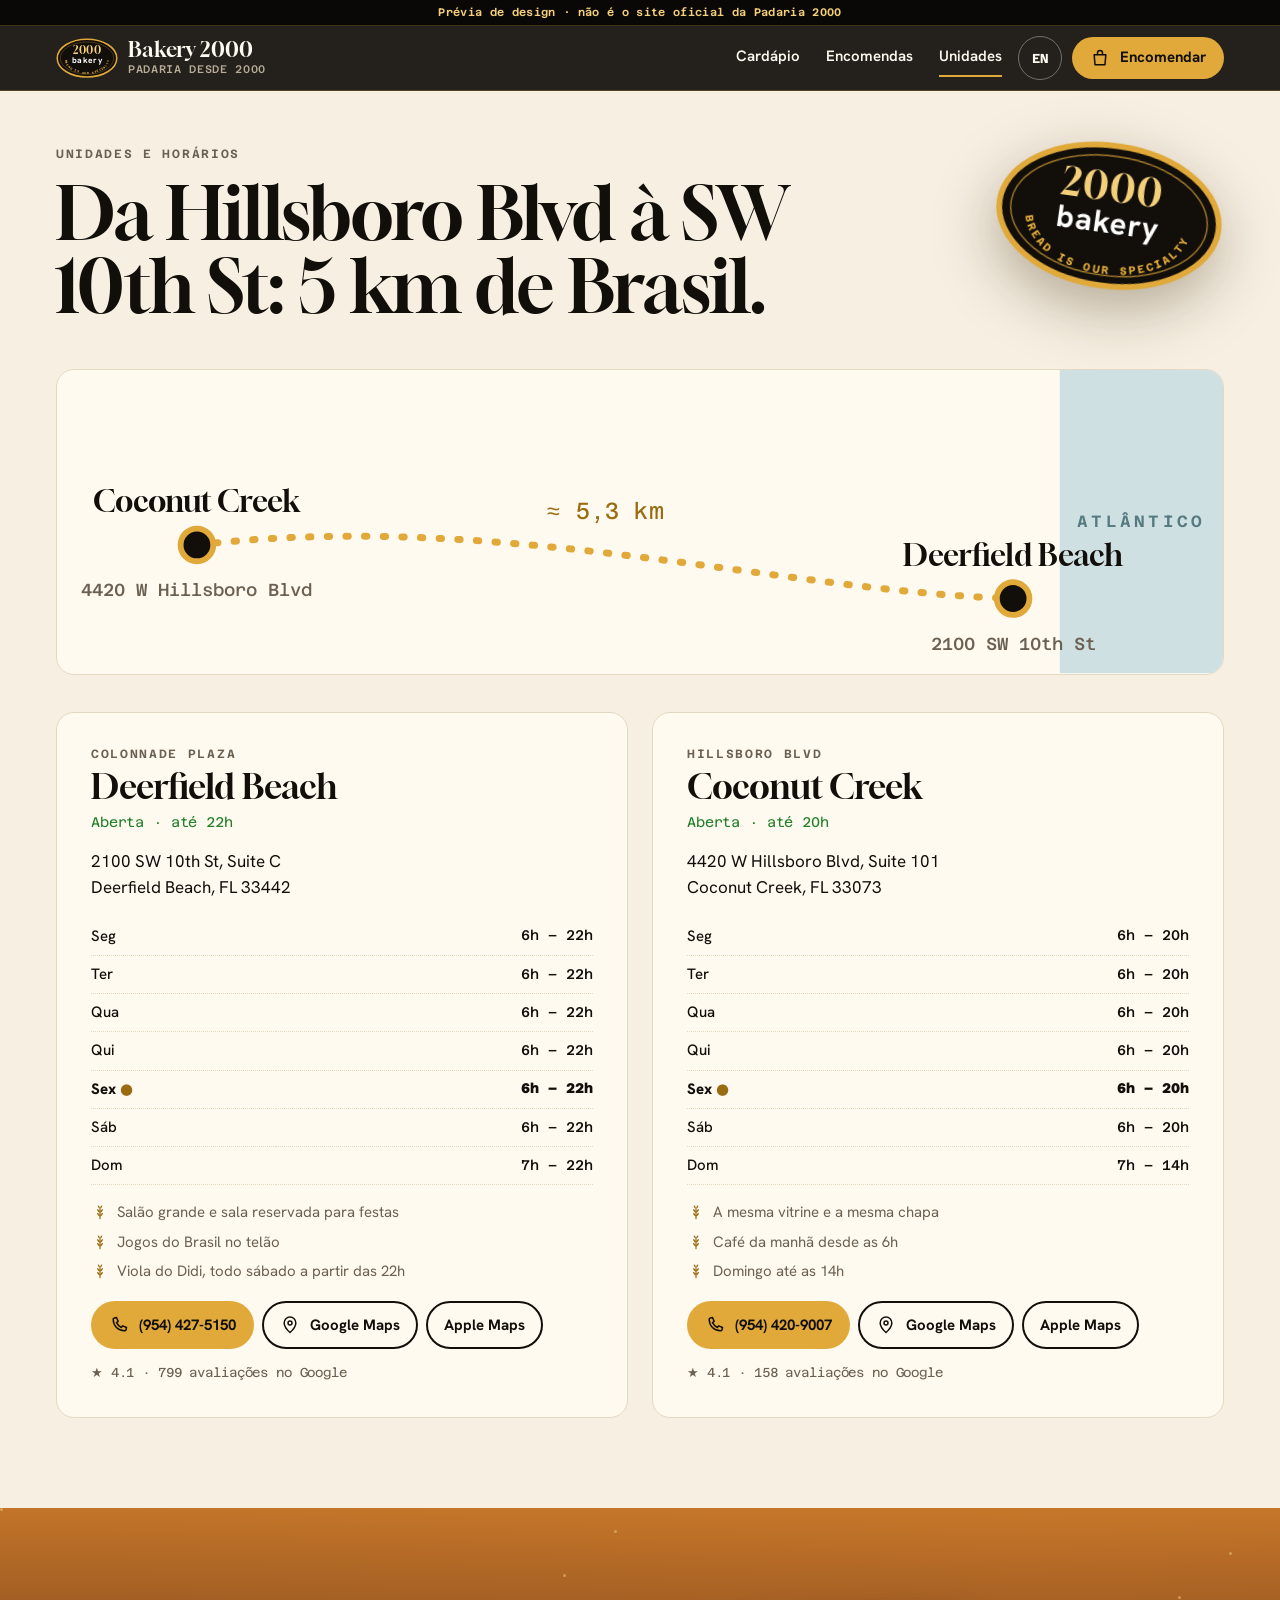
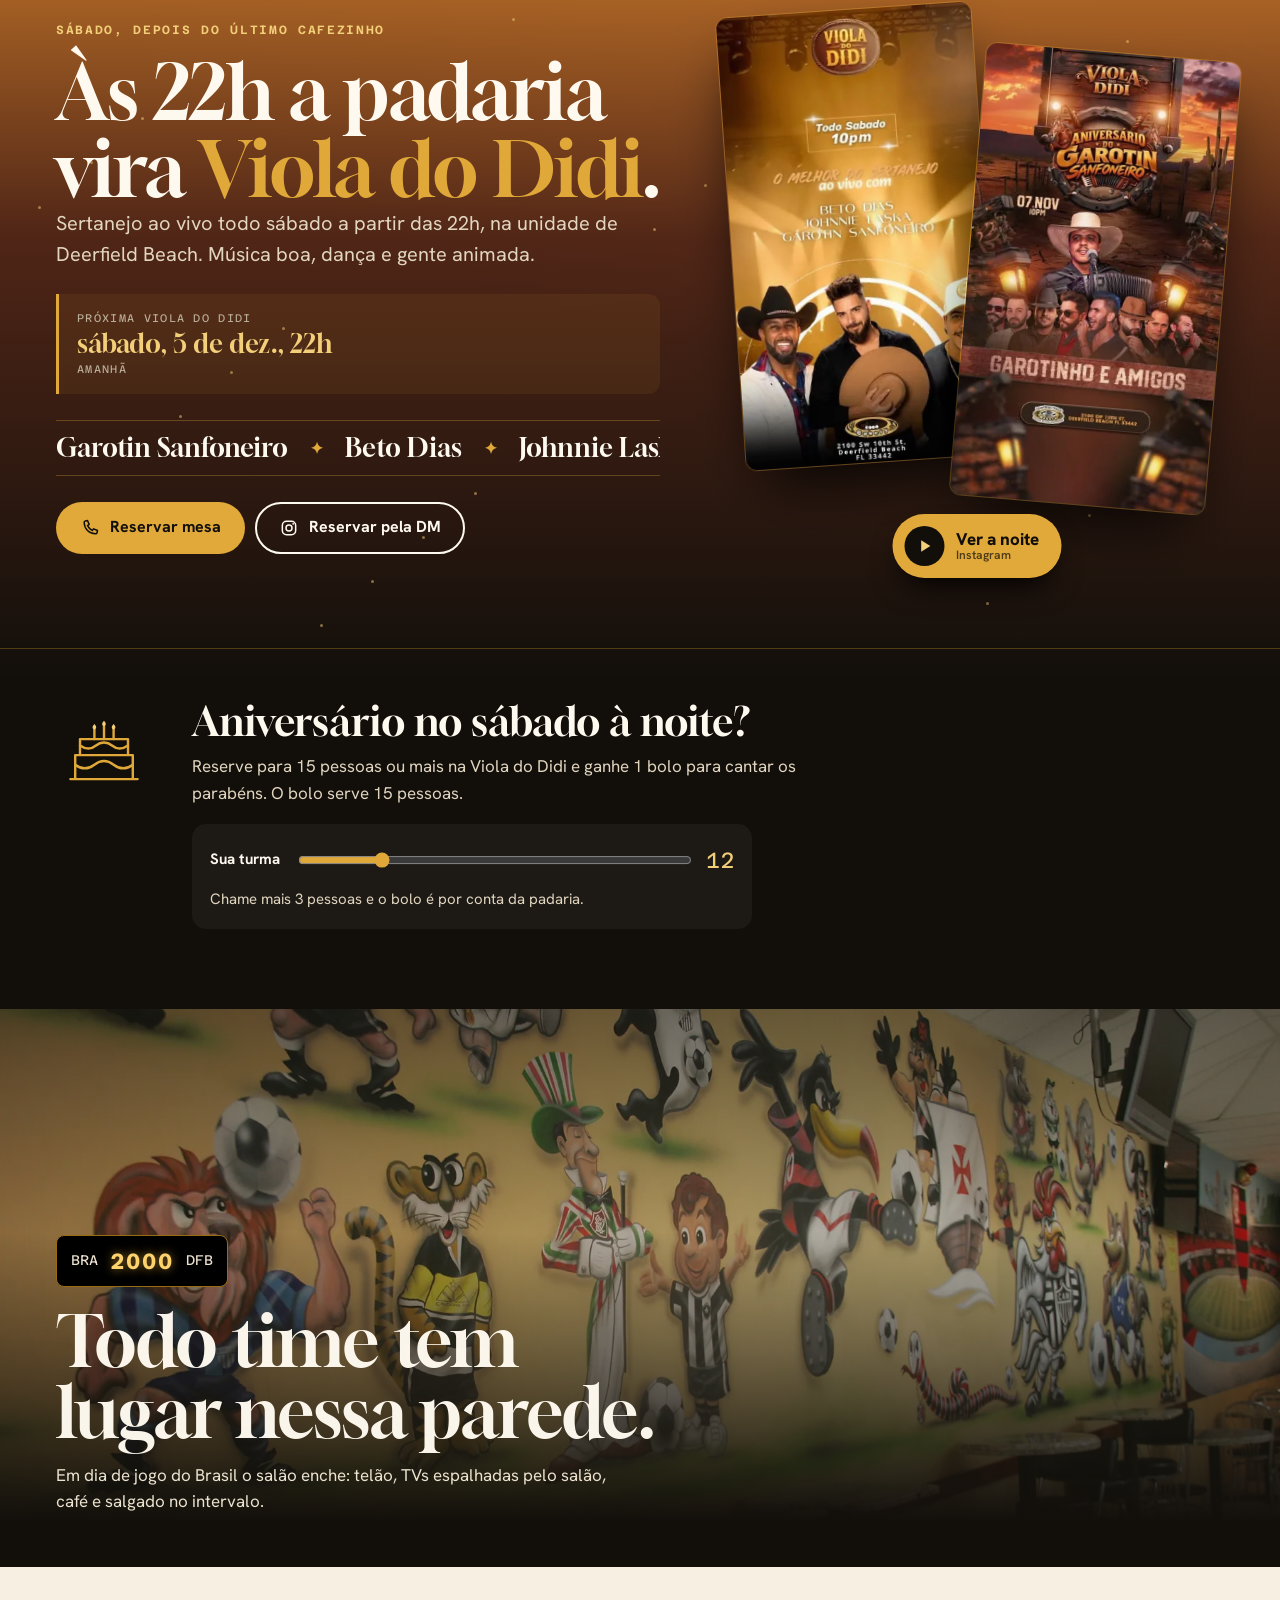
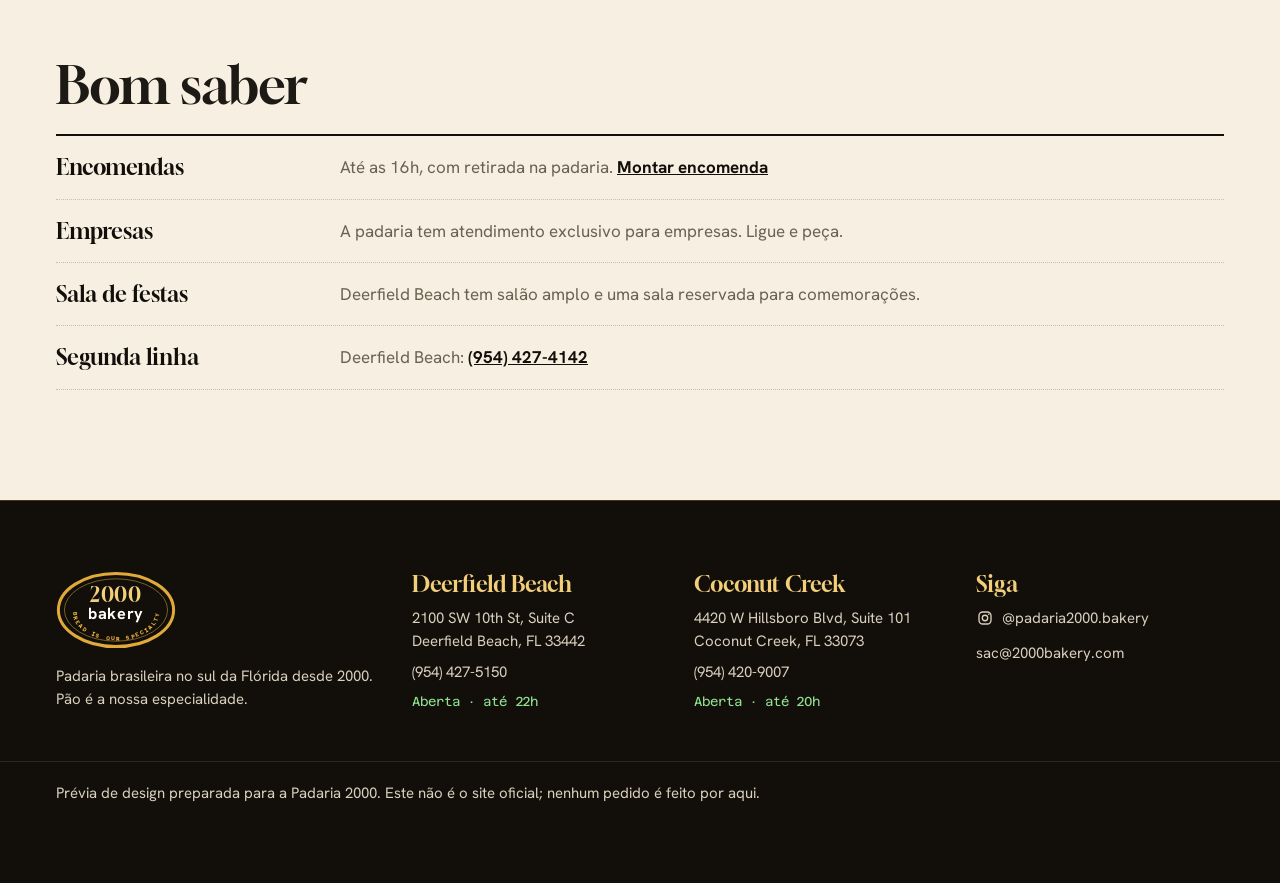
<file: pt/visit.html>
<!doctype html>
<html lang="pt-BR">
<head>
<meta charset="utf-8">
<meta name="viewport" content="width=device-width, initial-scale=1, viewport-fit=cover">
<meta name="robots" content="noindex, nofollow">
<title>Unidades e horários | Padaria 2000</title>
<meta name="description" content="Deerfield Beach, 2100 SW 10th St, aberta das 6h às 22h. Coconut Creek, 4420 W Hillsboro Blvd, aberta das 6h às 20h.">
<meta name="theme-color" content="#120f0b">
<link rel="alternate" hreflang="en" href="../visit.html">
<link rel="alternate" hreflang="pt-BR" href="visit.html">
<link rel="icon" href="../img/favicon.svg" type="image/svg+xml">
<link rel="preload" href="../fonts/gloock-latin-400-normal.woff2" as="font" type="font/woff2" crossorigin>
<link rel="stylesheet" href="../css/style.css">
<script type="application/ld+json">{"@context":"https://schema.org","@graph":[{"@type":"Bakery","name":"Cafe & Bakery 2000","telephone":"+19544275150","servesCuisine":"Brazilian","foundingDate":"2000","sameAs":["https://www.instagram.com/padaria2000.bakery/"],"address":{"@type":"PostalAddress","streetAddress":"2100 SW 10th St, Suite C","addressLocality":"Deerfield Beach","addressRegion":"FL","postalCode":"33442","addressCountry":"US"},"geo":{"@type":"GeoCoordinates","latitude":26.303637,"longitude":-80.132903},"openingHoursSpecification":[{"@type":"OpeningHoursSpecification","dayOfWeek":"Sunday","opens":"07:00","closes":"22:00"},{"@type":"OpeningHoursSpecification","dayOfWeek":"Monday","opens":"06:00","closes":"22:00"},{"@type":"OpeningHoursSpecification","dayOfWeek":"Tuesday","opens":"06:00","closes":"22:00"},{"@type":"OpeningHoursSpecification","dayOfWeek":"Wednesday","opens":"06:00","closes":"22:00"},{"@type":"OpeningHoursSpecification","dayOfWeek":"Thursday","opens":"06:00","closes":"22:00"},{"@type":"OpeningHoursSpecification","dayOfWeek":"Friday","opens":"06:00","closes":"22:00"},{"@type":"OpeningHoursSpecification","dayOfWeek":"Saturday","opens":"06:00","closes":"22:00"}]},{"@type":"Bakery","name":"Bakery 2000 Of Coconut Creek","telephone":"+19544209007","servesCuisine":"Brazilian","foundingDate":"2000","sameAs":["https://www.instagram.com/padaria2000.bakery/"],"address":{"@type":"PostalAddress","streetAddress":"4420 W Hillsboro Blvd, Suite 101","addressLocality":"Coconut Creek","addressRegion":"FL","postalCode":"33073","addressCountry":"US"},"geo":{"@type":"GeoCoordinates","latitude":26.3170871,"longitude":-80.1842218},"openingHoursSpecification":[{"@type":"OpeningHoursSpecification","dayOfWeek":"Sunday","opens":"07:00","closes":"14:00"},{"@type":"OpeningHoursSpecification","dayOfWeek":"Monday","opens":"06:00","closes":"20:00"},{"@type":"OpeningHoursSpecification","dayOfWeek":"Tuesday","opens":"06:00","closes":"20:00"},{"@type":"OpeningHoursSpecification","dayOfWeek":"Wednesday","opens":"06:00","closes":"20:00"},{"@type":"OpeningHoursSpecification","dayOfWeek":"Thursday","opens":"06:00","closes":"20:00"},{"@type":"OpeningHoursSpecification","dayOfWeek":"Friday","opens":"06:00","closes":"20:00"},{"@type":"OpeningHoursSpecification","dayOfWeek":"Saturday","opens":"06:00","closes":"20:00"}]}]}</script>
</head>
<body class="pg-visit" data-lang="pt" data-units='[{"id":"deerfield","short":"Deerfield","hours":[[7,22],[6,22],[6,22],[6,22],[6,22],[6,22],[6,22]],"phone":"+19544275150","phoneLabel":"(954) 427-5150","name":"Deerfield Beach"},{"id":"creek","short":"Coconut Creek","hours":[[7,14],[6,20],[6,20],[6,20],[6,20],[6,20],[6,20]],"phone":"+19544209007","phoneLabel":"(954) 420-9007","name":"Coconut Creek"}]'>

<p class="preview-tag" role="note">Prévia de design · não é o site oficial da Padaria 2000</p>
<a class="skip" href="#main">Pular para o conteúdo</a>
<header class="top" data-top>
  <a class="brand" href="index.html" aria-label="Bakery 2000"><svg class="seal seal-sm" viewBox="0 0 200 130" aria-hidden="true">
  <defs><path id="sp24" d="M28 70a72 46 0 0 0 144 0"/></defs>
  <ellipse cx="100" cy="65" rx="96" ry="61" fill="var(--seal-bg, #120f0b)" stroke="var(--gold)" stroke-width="5"/>
  <ellipse cx="100" cy="65" rx="86" ry="52" fill="none" stroke="var(--gold)" stroke-width="1.2" opacity=".7"/>
  <text x="100" y="52" text-anchor="middle" class="seal-num">2000</text>
  <text x="100" y="80" text-anchor="middle" class="seal-word">bakery</text>
  <text class="seal-ring"><textPath href="#sp24" startOffset="50%" text-anchor="middle">BREAD IS OUR SPECIALTY</textPath></text>
</svg><span class="brand-txt"><b>Bakery 2000</b><small>Padaria desde 2000</small></span></a>
  <nav class="nav" aria-label="Principal">
    <a href="menu.html">Cardápio</a>
    <a href="order.html">Encomendas</a>
    <a href="visit.html" aria-current="page">Unidades</a>
  </nav>
  <div class="top-act">
    <a class="lang" href="../visit.html" hreflang="en" lang="en" aria-label="View in English">EN</a>
    <a class="btn btn-gold btn-sm hide-m" href="order.html"><svg viewBox="0 0 24 24" aria-hidden="true"><path d="M5 8h14l-1 12H6Z M9 8V6a3 3 0 0 1 6 0v2" fill="none" stroke="currentColor" stroke-width="1.8" stroke-linejoin="round"/></svg><span>Encomendar</span></a>
  </div>
</header>
<main id="main">
<section class="page-head wrap">
  <div class="head-seal" aria-hidden="true"><svg class="seal " viewBox="0 0 200 130" aria-hidden="true">
  <defs><path id="sp26" d="M28 70a72 46 0 0 0 144 0"/></defs>
  <ellipse cx="100" cy="65" rx="96" ry="61" fill="var(--seal-bg, #120f0b)" stroke="var(--gold)" stroke-width="5"/>
  <ellipse cx="100" cy="65" rx="86" ry="52" fill="none" stroke="var(--gold)" stroke-width="1.2" opacity=".7"/>
  <text x="100" y="52" text-anchor="middle" class="seal-num">2000</text>
  <text x="100" y="80" text-anchor="middle" class="seal-word">bakery</text>
  <text class="seal-ring"><textPath href="#sp26" startOffset="50%" text-anchor="middle">BREAD IS OUR SPECIALTY</textPath></text>
</svg></div>
  <p class="eyebrow">Unidades e horários</p>
  <h1 class="display">Da Hillsboro Blvd à SW 10th St: 5 km de Brasil.</h1>
</section>
<section class="wrap mapline" aria-hidden="true">
  <svg viewBox="0 0 1000 260" class="minimap">
    <rect x="860" y="0" width="140" height="260" class="sea"/>
    <text x="930" y="135" class="sea-t" text-anchor="middle">ATLÂNTICO</text>
    <path d="M120 150 C 380 120, 620 190, 820 196" class="road"/>
    <g class="pinmark" transform="translate(120 150)"><circle r="14"/><text y="-28" text-anchor="middle">Coconut Creek</text><text y="44" text-anchor="middle" class="sub">4420 W Hillsboro Blvd</text></g>
    <g class="pinmark" transform="translate(820 196)"><circle r="14"/><text y="-28" text-anchor="middle">Deerfield Beach</text><text y="44" text-anchor="middle" class="sub">2100 SW 10th St</text></g>
    <text x="470" y="128" text-anchor="middle" class="dist mono">≈ 5,3 km</text>
  </svg>
</section>
<section class="wrap"><div class="units">
<article class="unit" id="deerfield">
  <header><p class="eyebrow">Colonnade Plaza</p><h3>Deerfield Beach</h3><p class="unit-st mono" data-status="deerfield">&nbsp;</p></header>
  <p class="unit-addr">2100 SW 10th St, Suite C<br>Deerfield Beach, FL 33442</p>
  <table class="hours"><caption class="sr">Horários</caption><tbody>
    <tr data-day="1"><th scope="row">Seg</th><td>6h – 22h</td></tr><tr data-day="2"><th scope="row">Ter</th><td>6h – 22h</td></tr><tr data-day="3"><th scope="row">Qua</th><td>6h – 22h</td></tr><tr data-day="4"><th scope="row">Qui</th><td>6h – 22h</td></tr><tr data-day="5"><th scope="row">Sex</th><td>6h – 22h</td></tr><tr data-day="6"><th scope="row">Sáb</th><td>6h – 22h</td></tr><tr data-day="0"><th scope="row">Dom</th><td>7h – 22h</td></tr>
  </tbody></table>
  <ul class="unit-x"><li><svg viewBox="0 0 24 24" aria-hidden="true"><path d="M12 21V8" stroke="currentColor" stroke-width="1.6" stroke-linecap="round"/><path d="M12 8c-2-1-3-3-3-5 2 .6 3 2.4 3 5Zm0 0c2-1 3-3 3-5-2 .6-3 2.4-3 5Zm0 5c-2.6-.8-4-2.8-4-5 2.4.4 4 2.4 4 5Zm0 0c2.6-.8 4-2.8 4-5-2.4.4-4 2.4-4 5Zm0 5c-2.6-.8-4-2.8-4-5 2.4.4 4 2.4 4 5Zm0 0c2.6-.8 4-2.8 4-5-2.4.4-4 2.4-4 5Z" fill="currentColor"/></svg>Salão grande e sala reservada para festas</li><li><svg viewBox="0 0 24 24" aria-hidden="true"><path d="M12 21V8" stroke="currentColor" stroke-width="1.6" stroke-linecap="round"/><path d="M12 8c-2-1-3-3-3-5 2 .6 3 2.4 3 5Zm0 0c2-1 3-3 3-5-2 .6-3 2.4-3 5Zm0 5c-2.6-.8-4-2.8-4-5 2.4.4 4 2.4 4 5Zm0 0c2.6-.8 4-2.8 4-5-2.4.4-4 2.4-4 5Zm0 5c-2.6-.8-4-2.8-4-5 2.4.4 4 2.4 4 5Zm0 0c2.6-.8 4-2.8 4-5-2.4.4-4 2.4-4 5Z" fill="currentColor"/></svg>Jogos do Brasil no telão</li><li><svg viewBox="0 0 24 24" aria-hidden="true"><path d="M12 21V8" stroke="currentColor" stroke-width="1.6" stroke-linecap="round"/><path d="M12 8c-2-1-3-3-3-5 2 .6 3 2.4 3 5Zm0 0c2-1 3-3 3-5-2 .6-3 2.4-3 5Zm0 5c-2.6-.8-4-2.8-4-5 2.4.4 4 2.4 4 5Zm0 0c2.6-.8 4-2.8 4-5-2.4.4-4 2.4-4 5Zm0 5c-2.6-.8-4-2.8-4-5 2.4.4 4 2.4 4 5Zm0 0c2.6-.8 4-2.8 4-5-2.4.4-4 2.4-4 5Z" fill="currentColor"/></svg>Viola do Didi, todo sábado a partir das 22h</li></ul>
  <div class="unit-act">
    <a class="btn btn-gold" href="tel:+19544275150"><svg viewBox="0 0 24 24" aria-hidden="true"><path d="M6.6 3.5 9 3l2 4.6-2 1.6a13 13 0 0 0 5.8 5.8l1.6-2 4.6 2-.5 2.4c-.2 1-1 1.7-2 1.6C10.7 18.7 5.3 13.3 5 5.5c-.1-1 .6-1.8 1.6-2Z" fill="none" stroke="currentColor" stroke-width="1.8" stroke-linejoin="round"/></svg><span>(954) 427-5150</span></a>
    <a class="btn btn-line" href="https://www.google.com/maps/search/?api=1&query=Cafe%20%26%20Bakery%202000%2C%202100%20SW%2010th%20St%2C%20Deerfield%20Beach%2C%20FL&query_place_id=ChIJ36g2NgUd2YgRaGyjP8Uub68" target="_blank" rel="noopener"><svg viewBox="0 0 24 24" aria-hidden="true"><path d="M12 21s7-6.3 7-11.5A7 7 0 0 0 5 9.5C5 14.7 12 21 12 21Z" fill="none" stroke="currentColor" stroke-width="1.8"/><circle cx="12" cy="9.5" r="2.4" fill="none" stroke="currentColor" stroke-width="1.8"/></svg><span>Google Maps</span></a>
    <a class="btn btn-line" href="https://maps.apple.com/?q=Bakery%202000&address=2100%20SW%2010th%20St%2C%20Deerfield%20Beach%2C%20FL%2033442" target="_blank" rel="noopener"><span>Apple Maps</span></a>
  </div>
  <p class="unit-rate mono">★ 4.1 · 799 avaliações no Google</p>
</article>
<article class="unit" id="creek">
  <header><p class="eyebrow">Hillsboro Blvd</p><h3>Coconut Creek</h3><p class="unit-st mono" data-status="creek">&nbsp;</p></header>
  <p class="unit-addr">4420 W Hillsboro Blvd, Suite 101<br>Coconut Creek, FL 33073</p>
  <table class="hours"><caption class="sr">Horários</caption><tbody>
    <tr data-day="1"><th scope="row">Seg</th><td>6h – 20h</td></tr><tr data-day="2"><th scope="row">Ter</th><td>6h – 20h</td></tr><tr data-day="3"><th scope="row">Qua</th><td>6h – 20h</td></tr><tr data-day="4"><th scope="row">Qui</th><td>6h – 20h</td></tr><tr data-day="5"><th scope="row">Sex</th><td>6h – 20h</td></tr><tr data-day="6"><th scope="row">Sáb</th><td>6h – 20h</td></tr><tr data-day="0"><th scope="row">Dom</th><td>7h – 14h</td></tr>
  </tbody></table>
  <ul class="unit-x"><li><svg viewBox="0 0 24 24" aria-hidden="true"><path d="M12 21V8" stroke="currentColor" stroke-width="1.6" stroke-linecap="round"/><path d="M12 8c-2-1-3-3-3-5 2 .6 3 2.4 3 5Zm0 0c2-1 3-3 3-5-2 .6-3 2.4-3 5Zm0 5c-2.6-.8-4-2.8-4-5 2.4.4 4 2.4 4 5Zm0 0c2.6-.8 4-2.8 4-5-2.4.4-4 2.4-4 5Zm0 5c-2.6-.8-4-2.8-4-5 2.4.4 4 2.4 4 5Zm0 0c2.6-.8 4-2.8 4-5-2.4.4-4 2.4-4 5Z" fill="currentColor"/></svg>A mesma vitrine e a mesma chapa</li><li><svg viewBox="0 0 24 24" aria-hidden="true"><path d="M12 21V8" stroke="currentColor" stroke-width="1.6" stroke-linecap="round"/><path d="M12 8c-2-1-3-3-3-5 2 .6 3 2.4 3 5Zm0 0c2-1 3-3 3-5-2 .6-3 2.4-3 5Zm0 5c-2.6-.8-4-2.8-4-5 2.4.4 4 2.4 4 5Zm0 0c2.6-.8 4-2.8 4-5-2.4.4-4 2.4-4 5Zm0 5c-2.6-.8-4-2.8-4-5 2.4.4 4 2.4 4 5Zm0 0c2.6-.8 4-2.8 4-5-2.4.4-4 2.4-4 5Z" fill="currentColor"/></svg>Café da manhã desde as 6h</li><li><svg viewBox="0 0 24 24" aria-hidden="true"><path d="M12 21V8" stroke="currentColor" stroke-width="1.6" stroke-linecap="round"/><path d="M12 8c-2-1-3-3-3-5 2 .6 3 2.4 3 5Zm0 0c2-1 3-3 3-5-2 .6-3 2.4-3 5Zm0 5c-2.6-.8-4-2.8-4-5 2.4.4 4 2.4 4 5Zm0 0c2.6-.8 4-2.8 4-5-2.4.4-4 2.4-4 5Zm0 5c-2.6-.8-4-2.8-4-5 2.4.4 4 2.4 4 5Zm0 0c2.6-.8 4-2.8 4-5-2.4.4-4 2.4-4 5Z" fill="currentColor"/></svg>Domingo até as 14h</li></ul>
  <div class="unit-act">
    <a class="btn btn-gold" href="tel:+19544209007"><svg viewBox="0 0 24 24" aria-hidden="true"><path d="M6.6 3.5 9 3l2 4.6-2 1.6a13 13 0 0 0 5.8 5.8l1.6-2 4.6 2-.5 2.4c-.2 1-1 1.7-2 1.6C10.7 18.7 5.3 13.3 5 5.5c-.1-1 .6-1.8 1.6-2Z" fill="none" stroke="currentColor" stroke-width="1.8" stroke-linejoin="round"/></svg><span>(954) 420-9007</span></a>
    <a class="btn btn-line" href="https://www.google.com/maps/search/?api=1&query=Bakery%202000%20Of%20Coconut%20Creek%2C%204420%20W%20Hillsboro%20Blvd%20Ste%20101%2C%20Coconut%20Creek%2C%20FL%2033073" target="_blank" rel="noopener"><svg viewBox="0 0 24 24" aria-hidden="true"><path d="M12 21s7-6.3 7-11.5A7 7 0 0 0 5 9.5C5 14.7 12 21 12 21Z" fill="none" stroke="currentColor" stroke-width="1.8"/><circle cx="12" cy="9.5" r="2.4" fill="none" stroke="currentColor" stroke-width="1.8"/></svg><span>Google Maps</span></a>
    <a class="btn btn-line" href="https://maps.apple.com/?q=Bakery%202000&address=4420%20W%20Hillsboro%20Blvd%2C%20Coconut%20Creek%2C%20FL%2033073" target="_blank" rel="noopener"><span>Apple Maps</span></a>
  </div>
  <p class="unit-rate mono">★ 4.1 · 158 avaliações no Google</p>
</article></div></section>

<section class="night" id="viola" data-night>
  <div class="night-sky" aria-hidden="true"><i style="--x:0%;--y:0%;--d:0s"></i><i style="--x:37%;--y:53%;--d:0.4s"></i><i style="--x:74%;--y:36%;--d:0.8s"></i><i style="--x:11%;--y:19%;--d:1.2000000000000002s"></i><i style="--x:48%;--y:2%;--d:1.6s"></i><i style="--x:85%;--y:55%;--d:2s"></i><i style="--x:22%;--y:38%;--d:2.4000000000000004s"></i><i style="--x:59%;--y:21%;--d:0s"></i><i style="--x:96%;--y:4%;--d:0.4s"></i><i style="--x:33%;--y:57%;--d:0.8s"></i><i style="--x:70%;--y:40%;--d:1.2000000000000002s"></i><i style="--x:7%;--y:23%;--d:1.6s"></i><i style="--x:44%;--y:6%;--d:2s"></i><i style="--x:81%;--y:59%;--d:2.4000000000000004s"></i><i style="--x:18%;--y:42%;--d:0s"></i><i style="--x:55%;--y:25%;--d:0.4s"></i><i style="--x:92%;--y:8%;--d:0.8s"></i><i style="--x:29%;--y:61%;--d:1.2000000000000002s"></i><i style="--x:66%;--y:44%;--d:1.6s"></i><i style="--x:3%;--y:27%;--d:2s"></i><i style="--x:40%;--y:10%;--d:2.4000000000000004s"></i><i style="--x:77%;--y:63%;--d:0s"></i><i style="--x:14%;--y:46%;--d:0.4s"></i><i style="--x:51%;--y:29%;--d:0.8s"></i><i style="--x:88%;--y:12%;--d:1.2000000000000002s"></i><i style="--x:25%;--y:65%;--d:1.6s"></i></div>
  <div class="wrap night-in">
    <div class="night-copy">
      <p class="eyebrow gold">Sábado, depois do último cafezinho</p>
      <h2 class="display">Às 22h a padaria vira <em>Viola do Didi</em>.</h2>
      <p class="lead">Sertanejo ao vivo todo sábado a partir das 22h, na unidade de Deerfield Beach. Música boa, dança e gente animada.</p>
      <div class="next-sat"><span class="mono">Próxima Viola do Didi</span><strong data-next-sat>Neste sábado</strong><span class="mono" data-next-sat-in></span></div>
      <p class="special" data-special data-date="2026-11-07"><svg viewBox="0 0 24 24" aria-hidden="true"><path d="M12 21V8" stroke="currentColor" stroke-width="1.6" stroke-linecap="round"/><path d="M12 8c-2-1-3-3-3-5 2 .6 3 2.4 3 5Zm0 0c2-1 3-3 3-5-2 .6-3 2.4-3 5Zm0 5c-2.6-.8-4-2.8-4-5 2.4.4 4 2.4 4 5Zm0 0c2.6-.8 4-2.8 4-5-2.4.4-4 2.4-4 5Zm0 5c-2.6-.8-4-2.8-4-5 2.4.4 4 2.4 4 5Zm0 0c2.6-.8 4-2.8 4-5-2.4.4-4 2.4-4 5Z" fill="currentColor"/></svg><span><b>7 de nov.</b> · Aniversário do Garotin Sanfoneiro, com Garotinho & Amigos</span></p>
      <div class="lineup" aria-label="Atrações"><div class="lineup-track"><span>Garotin Sanfoneiro</span><b aria-hidden="true">✦</b><span>Beto Dias</span><b aria-hidden="true">✦</b><span>Johnnie Laska</span><b aria-hidden="true">✦</b><span aria-hidden="true">Garotin Sanfoneiro</span><b aria-hidden="true">✦</b><span aria-hidden="true">Beto Dias</span><b aria-hidden="true">✦</b><span aria-hidden="true">Johnnie Laska</span><b aria-hidden="true">✦</b><span aria-hidden="true">Garotin Sanfoneiro</span><b aria-hidden="true">✦</b><span aria-hidden="true">Beto Dias</span><b aria-hidden="true">✦</b><span aria-hidden="true">Johnnie Laska</span><b aria-hidden="true">✦</b><span aria-hidden="true">Garotin Sanfoneiro</span><b aria-hidden="true">✦</b><span aria-hidden="true">Beto Dias</span><b aria-hidden="true">✦</b><span aria-hidden="true">Johnnie Laska</span></div></div>
      <div class="row">
        <a class="btn btn-gold" href="tel:+19544275150"><svg viewBox="0 0 24 24" aria-hidden="true"><path d="M6.6 3.5 9 3l2 4.6-2 1.6a13 13 0 0 0 5.8 5.8l1.6-2 4.6 2-.5 2.4c-.2 1-1 1.7-2 1.6C10.7 18.7 5.3 13.3 5 5.5c-.1-1 .6-1.8 1.6-2Z" fill="none" stroke="currentColor" stroke-width="1.8" stroke-linejoin="round"/></svg><span>Reservar mesa</span></a>
        <a class="btn btn-line light" href="https://ig.me/m/padaria2000.bakery" target="_blank" rel="noopener"><svg viewBox="0 0 24 24" aria-hidden="true"><rect x="4" y="4" width="16" height="16" rx="5" fill="none" stroke="currentColor" stroke-width="1.8"/><circle cx="12" cy="12" r="3.6" fill="none" stroke="currentColor" stroke-width="1.8"/><circle cx="17" cy="7" r="1.1" fill="currentColor"/></svg><span>Reservar pela DM</span></a>
      </div>
    </div>
    <div class="night-media">
      <figure class="poster p1"><img src="../img/poster-viola.webp" alt="Cartaz da Viola do Didi: todo sábado, 22h" loading="lazy" decoding="async" class="" width="360" height="640"></figure>
      <figure class="poster p2"><img src="../img/poster-garotin.webp" alt="Cartaz do aniversário do Garotin Sanfoneiro em 7 de novembro" loading="lazy" decoding="async" class="" width="360" height="640"></figure>
      <button class="reel" type="button" data-reel="https://www.instagram.com/reel/DcPAHOaifAN/embed" aria-label="Ver o vídeo da Viola do Didi no Instagram"><svg viewBox="0 0 24 24" aria-hidden="true"><path d="M8 5v14l11-7Z" fill="currentColor"/></svg><span>Ver a noite<small>Instagram</small></span></button>
    </div>
  </div>
  <div class="wrap bday">
    <div class="bday-cake" aria-hidden="true"><svg viewBox="0 0 120 120"><g fill="none" stroke="currentColor" stroke-width="3" stroke-linecap="round" stroke-linejoin="round"><path d="M18 100h84M24 100V70h72v30M30 70V50h60v20"/><path d="M24 82c8 6 16 6 24 0s16-6 24 0 16 6 24 0M30 58c7 5 14 5 20 0s14-5 20 0 13 5 20 0"/><path d="M48 50V38M60 50V34M72 50V38"/></g><g fill="var(--gold2)"><path d="M48 31c-3 3-3 6 0 7 3-1 3-4 0-7ZM60 27c-3 3-3 6 0 7 3-1 3-4 0-7ZM72 31c-3 3-3 6 0 7 3-1 3-4 0-7Z" class="flame"/></g></svg></div>
    <div>
      <h3>Aniversário no sábado à noite?</h3>
      <p>Reserve para 15 pessoas ou mais na Viola do Didi e ganhe 1 bolo para cantar os parabéns. O bolo serve 15 pessoas.</p>
      <div class="bday-calc"><label for="bday-n">Sua turma</label><input id="bday-n" type="range" min="5" max="40" value="12" data-bday><output class="mono" data-bday-out>12</output><p data-bday-msg aria-live="polite"></p></div>
    </div>
  </div>
</section>

<section class="torcida">
  <figure class="torcida-img"><img src="../img/mural.webp" srcset="../img/mural-s.webp 900w, ../img/mural.webp 1800w" sizes="100vw" alt="O mural de futebol com mascotes de times brasileiros no salão de Deerfield Beach" loading="lazy" decoding="async" class="" width="1800" height="1200"></figure>
  <div class="wrap torcida-in">
    <p class="score mono" aria-hidden="true"><span>BRA</span><b data-score>2000</b><span>DFB</span></p>
    <h2 class="display">Todo time tem lugar nessa parede.</h2>
    <p>Em dia de jogo do Brasil o salão enche: telão, TVs espalhadas pelo salão, café e salgado no intervalo.</p>
  </div>
</section>
<section class="wrap faq">
  <h2 class="display">Bom saber</h2>
  <dl>
    <div><dt>Encomendas</dt><dd>Até as 16h, com retirada na padaria. <a href="order.html">Montar encomenda</a></dd></div>
    <div><dt>Empresas</dt><dd>A padaria tem atendimento exclusivo para empresas. Ligue e peça.</dd></div>
    <div><dt>Sala de festas</dt><dd>Deerfield Beach tem salão amplo e uma sala reservada para comemorações.</dd></div>
    <div><dt>Segunda linha</dt><dd>Deerfield Beach: <a href="tel:+19544274142">(954) 427-4142</a></dd></div>
  </dl>
</section></main>

<footer class="foot">
  <div class="foot-in">
    <div class="foot-brand"><svg class="seal seal-md" viewBox="0 0 200 130" aria-hidden="true">
  <defs><path id="sp25" d="M28 70a72 46 0 0 0 144 0"/></defs>
  <ellipse cx="100" cy="65" rx="96" ry="61" fill="var(--seal-bg, #120f0b)" stroke="var(--gold)" stroke-width="5"/>
  <ellipse cx="100" cy="65" rx="86" ry="52" fill="none" stroke="var(--gold)" stroke-width="1.2" opacity=".7"/>
  <text x="100" y="52" text-anchor="middle" class="seal-num">2000</text>
  <text x="100" y="80" text-anchor="middle" class="seal-word">bakery</text>
  <text class="seal-ring"><textPath href="#sp25" startOffset="50%" text-anchor="middle">BREAD IS OUR SPECIALTY</textPath></text>
</svg><p>Padaria brasileira no sul da Flórida desde 2000. Pão é a nossa especialidade.</p></div>
    <div class="foot-u"><h3>Deerfield Beach</h3><p>2100 SW 10th St, Suite C<br>Deerfield Beach, FL 33442</p><p><a href="tel:+19544275150">(954) 427-5150</a></p><p class="mono" data-status="deerfield">&nbsp;</p></div><div class="foot-u"><h3>Coconut Creek</h3><p>4420 W Hillsboro Blvd, Suite 101<br>Coconut Creek, FL 33073</p><p><a href="tel:+19544209007">(954) 420-9007</a></p><p class="mono" data-status="creek">&nbsp;</p></div>
    <div class="foot-u"><h3>Siga</h3><p><a href="https://www.instagram.com/padaria2000.bakery/" target="_blank" rel="noopener"><svg viewBox="0 0 24 24" aria-hidden="true"><rect x="4" y="4" width="16" height="16" rx="5" fill="none" stroke="currentColor" stroke-width="1.8"/><circle cx="12" cy="12" r="3.6" fill="none" stroke="currentColor" stroke-width="1.8"/><circle cx="17" cy="7" r="1.1" fill="currentColor"/></svg> @padaria2000.bakery</a></p><p><a href="mailto:sac@2000bakery.com">sac@2000bakery.com</a></p></div>
  </div>
  <p class="foot-note">Prévia de design preparada para a Padaria 2000. Este não é o site oficial; nenhum pedido é feito por aqui.</p>
</footer>
<nav class="dock" aria-label="Ações rápidas">
  <a href="tel:+19544275150"><svg viewBox="0 0 24 24" aria-hidden="true"><path d="M6.6 3.5 9 3l2 4.6-2 1.6a13 13 0 0 0 5.8 5.8l1.6-2 4.6 2-.5 2.4c-.2 1-1 1.7-2 1.6C10.7 18.7 5.3 13.3 5 5.5c-.1-1 .6-1.8 1.6-2Z" fill="none" stroke="currentColor" stroke-width="1.8" stroke-linejoin="round"/></svg><span>Ligar</span></a>
  <a class="dock-main" href="order.html"><svg viewBox="0 0 24 24" aria-hidden="true"><path d="M5 8h14l-1 12H6Z M9 8V6a3 3 0 0 1 6 0v2" fill="none" stroke="currentColor" stroke-width="1.8" stroke-linejoin="round"/></svg><span>Encomendar</span></a>
  <a href="visit.html"><svg viewBox="0 0 24 24" aria-hidden="true"><path d="M12 21s7-6.3 7-11.5A7 7 0 0 0 5 9.5C5 14.7 12 21 12 21Z" fill="none" stroke="currentColor" stroke-width="1.8"/><circle cx="12" cy="9.5" r="2.4" fill="none" stroke="currentColor" stroke-width="1.8"/></svg><span>Como chegar</span></a>
</nav>
<script src="../vendor/gsap.min.js" defer></script>
<script src="../vendor/ScrollTrigger.min.js" defer></script>
<script src="../vendor/lenis.min.js" defer></script>
<script src="../js/app.js" defer></script>
</body>
</html>
</file>
<file: css/style.css>
@font-face { font-family: 'Gloock'; src: url(../fonts/gloock-latin-400-normal.woff2) format('woff2'); font-display: swap; unicode-range: U+0000-00FF, U+0131, U+0152-0153, U+02BB-02BC, U+02C6, U+02DA, U+02DC, U+2000-206F, U+2074, U+20AC, U+2122, U+2191, U+2193, U+2212, U+2215, U+FEFF, U+FFFD; }
@font-face { font-family: 'Gloock'; src: url(../fonts/gloock-latin-ext-400-normal.woff2) format('woff2'); font-display: swap; unicode-range: U+0100-02AF, U+0304, U+0308, U+0329, U+1E00-1E9F, U+1EF2-1EFF, U+2020, U+20A0-20AB, U+20AD-20C0, U+2113, U+2C60-2C7F, U+A720-A7FF; }
@font-face { font-family: 'Hanken'; src: url(../fonts/hanken-grotesk-latin-wght-normal.woff2) format('woff2'); font-weight: 100 900; font-display: swap; unicode-range: U+0000-00FF, U+0131, U+0152-0153, U+02BB-02BC, U+02C6, U+02DA, U+02DC, U+2000-206F, U+2074, U+20AC, U+2122, U+2191, U+2193, U+2212, U+2215, U+FEFF, U+FFFD; }
@font-face { font-family: 'Hanken'; src: url(../fonts/hanken-grotesk-latin-ext-wght-normal.woff2) format('woff2'); font-weight: 100 900; font-display: swap; unicode-range: U+0100-02AF, U+0304, U+0308, U+0329, U+1E00-1E9F, U+1EF2-1EFF, U+2020, U+20A0-20AB, U+20AD-20C0, U+2113, U+2C60-2C7F, U+A720-A7FF; }
@font-face { font-family: 'Azeret'; src: url(../fonts/azeret-mono-latin-wght-normal.woff2) format('woff2'); font-weight: 100 900; font-display: swap; }

:root {
  --ink: #120f0b; --ink2: #1e1a14; --ink3: #2c261d;
  --gold: #e0a93a; --gold2: #f3cf7a; --gold-d: #9a6c12;
  --cream: #f6efe2; --paper: #fffaf0; --line: #e4d8c2;
  --red: #b5372b; --muted: #6b6152; --muted-l: #b9ad98;
  --r: 18px; --gut: 16px;
  --f-d: 'Gloock', Georgia, serif; --f-b: 'Hanken', system-ui, sans-serif; --f-m: 'Azeret', ui-monospace, monospace;
  --ease: cubic-bezier(.2, .7, .1, 1);
}
@media (min-width: 700px) { :root { --gut: 32px; } }
@media (min-width: 1200px) { :root { --gut: 56px; } }

*, *::before, *::after { box-sizing: border-box; }
[hidden] { display: none !important; }
html, body { overflow-x: clip; }
html { -webkit-text-size-adjust: 100%; scroll-padding-top: 90px; }
body { margin: 0; background: var(--cream); color: var(--ink); font: 400 17px/1.55 var(--f-b); -webkit-font-smoothing: antialiased; transition: background-color .6s var(--ease); }
body.is-night { background: var(--ink); }
img { display: block; max-width: 100%; height: auto; }
a { color: inherit; }
button, input, select, textarea { font: inherit; color: inherit; }
h1, h2, h3 { margin: 0; font-weight: 400; }
p { margin: 0 0 1em; }
figure { margin: 0; }
.sr { position: absolute; width: 1px; height: 1px; overflow: hidden; clip: rect(0 0 0 0); white-space: nowrap; }
.skip { position: absolute; left: -999px; top: 8px; z-index: 99; background: var(--gold); padding: 10px 14px; border-radius: 8px; }
.skip:focus { left: 8px; }
:focus-visible { outline: 3px solid var(--gold); outline-offset: 3px; border-radius: 6px; }
.wrap { width: 100%; max-width: 1320px; margin: 0 auto; padding: 0 var(--gut); }
.mono { font-family: var(--f-m); font-feature-settings: 'tnum'; letter-spacing: -.01em; }
.display { font-family: var(--f-d); line-height: 1.02; letter-spacing: -.015em; font-size: clamp(34px, 7.4vw, 76px); text-wrap: balance; }
.display em { font-style: normal; color: var(--gold); }
.eyebrow { font: 600 12px/1.3 var(--f-m); text-transform: uppercase; letter-spacing: .14em; color: var(--muted); margin-bottom: 14px; }
.eyebrow.gold { color: var(--gold2); }
.lead { font-size: clamp(17px, 2vw, 20px); max-width: 38em; }
.row { display: flex; flex-wrap: wrap; gap: 10px; }
.link { display: inline-flex; align-items: center; gap: 8px; font-weight: 700; text-decoration: none; border-bottom: 2px solid var(--gold); padding-bottom: 2px; }
.link svg { width: 18px; }

.btn { display: inline-flex; align-items: center; justify-content: center; gap: 10px; min-height: 52px; padding: 0 22px; border-radius: 999px; font-weight: 700; font-size: 16px; text-decoration: none; border: 2px solid transparent; cursor: pointer; transition: transform .2s var(--ease), background .2s, color .2s; white-space: nowrap; }
.btn svg { width: 20px; height: 20px; flex: none; }
.btn:hover { transform: translateY(-2px); }
.btn:active { transform: translateY(0) scale(.98); }
.btn-gold { background: var(--gold); color: var(--ink); }
.btn-gold:hover { background: var(--gold2); }
.btn-ink { background: var(--ink); color: var(--paper); }
.btn-line { border-color: currentColor; background: transparent; }
.btn-line.light { color: var(--paper); }
.btn-sm { min-height: 42px; padding: 0 16px; font-size: 15px; }
.btn.wide { width: 100%; }

/* Selo */
.seal { display: block; }
.seal-num { font: 400 34px var(--f-d); fill: var(--gold2); letter-spacing: 1px; }
.seal-word { font: 700 27px var(--f-b); fill: #fff; letter-spacing: 1px; }
.seal-ring { font: 700 9.5px var(--f-m); fill: var(--gold); letter-spacing: 2px; }
.seal-sm { width: 62px; height: auto; }
.seal-md { width: 120px; }

/* Topo */
.top { position: sticky; top: 0; z-index: 40; display: flex; align-items: center; gap: 16px; padding: 10px var(--gut); background: rgba(18, 15, 11, .92); color: var(--paper); backdrop-filter: blur(10px); -webkit-backdrop-filter: blur(10px); border-bottom: 1px solid rgba(224, 169, 58, .25); }
.brand { display: flex; align-items: center; gap: 10px; text-decoration: none; margin-right: auto; }
.brand-txt b { display: block; font: 400 21px/1 var(--f-d); }
.brand-txt small { display: block; font: 500 10.5px/1.3 var(--f-m); color: var(--muted-l); letter-spacing: .06em; text-transform: uppercase; margin-top: 3px; }
.nav { display: none; gap: 26px; }
.nav a { text-decoration: none; font-weight: 600; font-size: 15px; padding: 6px 0; border-bottom: 2px solid transparent; }
.nav a:hover, .nav a[aria-current] { border-color: var(--gold); }
.top-act { display: flex; align-items: center; gap: 10px; }
.lang { display: grid; place-items: center; width: 44px; height: 44px; border-radius: 50%; border: 1.5px solid rgba(255, 255, 255, .35); font: 700 13px var(--f-m); text-decoration: none; }
.lang:hover { border-color: var(--gold); color: var(--gold2); }
.hide-m { display: none; }
@media (min-width: 900px) { .nav { display: flex; } .hide-m { display: inline-flex; } .brand-txt small { font-size: 11px; } }
@media (max-width: 380px) { .brand-txt small { display: none; } }

/* Hero */
.hero { position: relative; background: var(--ink); color: var(--paper); display: grid; overflow: hidden; }
.hero-img { position: relative; height: 46vh; min-height: 280px; max-height: 460px; }
.hero-img img { width: 100%; height: 100%; object-fit: cover; object-position: 50% 40%; filter: saturate(1.08) contrast(1.05); }
.hero-img::after { content: ''; position: absolute; inset: 0; background: linear-gradient(180deg, rgba(18, 15, 11, .15) 30%, var(--ink) 98%); }
.hero-in { position: relative; padding: 0 var(--gut); margin-top: -90px; z-index: 2; }
.hero h1 { font-size: clamp(40px, 10.6vw, 96px); margin-bottom: 18px; }
.hero .lead { color: #e9dfcd; margin-bottom: 24px; }
.now { position: relative; z-index: 2; margin: 30px var(--gut) 36px; padding: 20px; border-radius: var(--r); background: linear-gradient(160deg, #241e15, #16120d); border: 1px solid rgba(224, 169, 58, .35); box-shadow: 0 30px 60px -30px #000; }
.now-head { display: flex; align-items: center; gap: 10px; font-size: 12px; color: var(--muted-l); text-transform: uppercase; letter-spacing: .1em; }
.dot { width: 10px; height: 10px; border-radius: 50%; background: var(--muted); box-shadow: 0 0 0 0 rgba(118, 211, 120, .6); }
.dot.on { background: #76d378; animation: pulse 2s infinite; }
@keyframes pulse { 70% { box-shadow: 0 0 0 10px rgba(118, 211, 120, 0); } 100% { box-shadow: 0 0 0 0 rgba(118, 211, 120, 0); } }
.now-clock { font-size: clamp(54px, 15vw, 84px); line-height: 1; font-weight: 300; color: var(--gold2); margin: 10px 0 8px; letter-spacing: -.04em; }
.now-msg { font: 400 21px/1.25 var(--f-d); margin-bottom: 18px; min-height: 2.5em; }
.dayline { margin-bottom: 16px; }
.dayline-track { position: relative; height: 8px; border-radius: 9px; background: #3a3226; }
.dayline-fill { position: absolute; inset: 0 auto 0 0; width: 0; border-radius: 9px; background: linear-gradient(90deg, #f7d98d, var(--gold) 70%, #c8732a); }
.dayline-sun { position: absolute; top: 50%; left: 0; width: 22px; height: 22px; margin: -11px 0 0 -11px; border-radius: 50%; background: var(--gold2); box-shadow: 0 0 0 5px rgba(243, 207, 122, .2), 0 0 24px var(--gold); transition: left .6s var(--ease); }
.dayline-sun.moon { background: #e8e3d6; box-shadow: inset -6px -2px 0 #9d9688, 0 0 18px rgba(255, 255, 255, .25); }
.dayline-ticks { display: flex; justify-content: space-between; font-size: 11px; color: var(--muted-l); margin-top: 8px; }
.dayline-ticks span:nth-child(2) { margin-left: 18%; } .dayline-ticks span:nth-child(3) { margin-right: 6%; }
.now-units { list-style: none; margin: 0; padding: 14px 0 0; border-top: 1px dashed rgba(224, 169, 58, .3); display: grid; gap: 8px; font-size: 15px; }
.now-units li { display: flex; justify-content: space-between; gap: 10px; }
.now-units span { color: var(--muted-l); text-align: right; }
.st-open { color: #8fe08f !important; } .st-closed { color: #f0a490 !important; }
@media (min-width: 900px) {
  .hero { grid-template-columns: 1.25fr .75fr; grid-template-rows: auto 1fr; min-height: calc(100vh - 82px); }
  .hero-img { grid-column: 1 / -1; grid-row: 1 / -1; height: auto; max-height: none; }
  .hero-img::after { background: linear-gradient(90deg, var(--ink) 18%, rgba(18, 15, 11, .55) 55%, rgba(18, 15, 11, .25)), linear-gradient(0deg, var(--ink), transparent 40%); }
  .hero-in { grid-column: 1; grid-row: 1 / -1; align-self: end; margin: 0; padding: 0 0 72px var(--gut); }
  .now { grid-column: 2; grid-row: 1 / -1; align-self: end; margin: 0 var(--gut) 72px 0; padding: 26px; }
}

/* Dia */
.day { padding: 80px 0 40px; }
.day-head { margin-bottom: 34px; }
.day-rail { display: flex; gap: 16px; overflow-x: auto; scroll-snap-type: x mandatory; padding: 0 var(--gut) 20px; scrollbar-width: none; }
.day-rail::-webkit-scrollbar { display: none; }
.moment { flex: 0 0 84%; scroll-snap-align: center; }
.moment-t { font-size: clamp(44px, 12vw, 120px); line-height: .9; color: var(--gold-d); font-weight: 200; margin: 0 0 14px; letter-spacing: -.05em; }
.moment figure { border-radius: var(--r); overflow: hidden; aspect-ratio: 4 / 3; margin-bottom: 16px; background: var(--ink2); }
.moment figure img { width: 100%; height: 100%; object-fit: cover; }
.moment h3 { font: 400 28px/1.1 var(--f-d); margin-bottom: 8px; }
.moment p { color: var(--muted); max-width: 30em; }
@media (min-width: 900px) {
  .day.pinned { height: auto; }
  .day-rail { overflow: visible; padding-right: 30vw; gap: 48px; width: max-content; }
  .moment { flex: 0 0 min(560px, 40vw); }
  .day.no-pin .day-rail { overflow-x: auto; width: auto; padding-right: var(--gut); }
}

/* Encomenda teaser e ticket */
.ticket-sec { display: grid; gap: 40px; padding-top: 60px; padding-bottom: 90px; align-items: center; }
.ticket-copy p { color: var(--muted); max-width: 34em; }
.ticket-copy .display { font-size: clamp(32px, 6vw, 60px); margin-bottom: 20px; }
.deadline { display: inline-flex; flex-direction: column; gap: 2px; padding: 14px 18px; border-radius: 14px; background: var(--paper); border: 1.5px solid var(--line); margin: 6px 0 22px; }
.deadline span { font-size: 11px; text-transform: uppercase; letter-spacing: .12em; color: var(--muted); }
.deadline strong { font: 400 24px/1.2 var(--f-d); }
.deadline.late strong { color: var(--red); }
.ticket { position: relative; background: var(--paper); border-radius: 6px; padding: 26px 24px 30px; box-shadow: 0 30px 50px -28px rgba(60, 40, 10, .55); max-width: 420px; justify-self: center; width: 100%; transform: rotate(-1.6deg);
  -webkit-mask: radial-gradient(circle 7px at 50% 100%, transparent 98%, #000) 50% 100% / 18px 100% repeat-x; mask: radial-gradient(circle 7px at 50% 100%, transparent 98%, #000) 50% 100% / 18px 100% repeat-x; }
.ticket-h { font-size: 12px; letter-spacing: .1em; text-align: center; padding-bottom: 14px; border-bottom: 2px dashed var(--line); margin-bottom: 12px; }
.ticket ul { list-style: none; margin: 0; padding: 0; font-size: 14px; }
.ticket li { display: flex; justify-content: space-between; gap: 10px; padding: 9px 0; border-bottom: 1px dotted var(--line); }
.ticket li small { display: block; color: var(--muted); font-size: 12px; }
.ticket-f { font-size: 12px; color: var(--muted); margin: 16px 0 0; letter-spacing: .05em; }
.seal-stamp { position: absolute; right: 16px; bottom: 22px; width: 104px; transform: rotate(-14deg); opacity: .9; --seal-bg: transparent; }
.seal-stamp .seal-word, .seal-stamp .seal-num { fill: var(--gold-d); }
.seal-stamp ellipse { stroke: var(--gold-d); }
.seal-stamp .seal-ring { fill: var(--gold-d); }
@media (min-width: 900px) { .ticket-sec { grid-template-columns: 1.2fr .8fr; gap: 80px; } }

/* Chapa */
.counter { background: var(--ink); color: var(--paper); padding: 80px 0; }
.counter-head { display: flex; justify-content: space-between; align-items: end; gap: 20px; margin-bottom: 30px; flex-wrap: wrap; }
.counter-rail { display: flex; gap: 14px; overflow-x: auto; padding: 0 var(--gut) 14px; scroll-snap-type: x mandatory; scrollbar-width: thin; scrollbar-color: var(--gold-d) transparent; }
.plate { flex: 0 0 72%; scroll-snap-align: start; text-decoration: none; }
.plate figure { aspect-ratio: 3 / 2; border-radius: var(--r); overflow: hidden; margin-bottom: 12px; }
.plate img { width: 100%; height: 100%; object-fit: cover; transition: transform .6s var(--ease); }
.plate:hover img { transform: scale(1.05); }
.plate b { display: block; font: 400 21px/1.15 var(--f-d); }
.plate small { color: var(--muted-l); font-size: 14px; }
@media (min-width: 900px) { .plate { flex-basis: 30%; } }

/* Noite */
.night { --dusk: 0; position: relative; color: var(--paper); background: linear-gradient(180deg, rgba(214, 128, 44, calc(var(--dusk) * .9)) 0%, rgba(120, 52, 30, calc(var(--dusk) * .6)) 30%, transparent 70%), radial-gradient(120% 70% at 80% 0%, #3b2410 0%, var(--ink) 60%); padding: 100px 0 80px; overflow: hidden; }
.night-sky i { position: absolute; left: var(--x); top: var(--y); width: 3px; height: 3px; border-radius: 50%; background: var(--gold2); opacity: .5; animation: twinkle 3.4s var(--d) infinite; }
@keyframes twinkle { 50% { opacity: .1; } }
.night-in { position: relative; display: grid; gap: 50px; }
.night .lead { color: #e2d6c0; }
.night .display em { display: inline-block; }
.next-sat { display: grid; gap: 2px; margin: 24px 0 14px; padding: 16px 18px; border-left: 3px solid var(--gold); background: rgba(224, 169, 58, .08); border-radius: 0 12px 12px 0; }
.next-sat span { font-size: 11px; text-transform: uppercase; letter-spacing: .12em; color: var(--muted-l); }
.next-sat strong { font: 400 26px/1.15 var(--f-d); color: var(--gold2); }
.special { display: flex; gap: 10px; align-items: flex-start; font-size: 15px; color: #e2d6c0; }
.special svg { width: 20px; flex: none; color: var(--gold); margin-top: 2px; }
.lineup { overflow: hidden; margin: 26px calc(var(--gut) * -1) 26px; border-block: 1px solid rgba(224, 169, 58, .3); padding: 14px 0; }
.lineup-track { display: flex; gap: 22px; width: max-content; animation: marquee 22s linear infinite; font: 400 26px/1 var(--f-d); white-space: nowrap; align-items: center; }
.lineup-track b { color: var(--gold); font-size: 16px; }
@keyframes marquee { to { transform: translateX(-50%); } }
.night-media { position: relative; min-height: 420px; }
.poster { position: absolute; width: 52%; border-radius: 12px; overflow: hidden; box-shadow: 0 30px 60px -20px #000; border: 1px solid rgba(224, 169, 58, .3); }
.poster.p1 { left: 0; top: 0; transform: rotate(-4deg); }
.poster.p2 { right: 0; top: 40px; transform: rotate(5deg); }
.reel { position: absolute; left: 50%; bottom: -10px; transform: translateX(-50%); display: flex; align-items: center; gap: 12px; padding: 12px 22px 12px 12px; border-radius: 999px; border: 0; background: var(--gold); color: var(--ink); font-weight: 800; cursor: pointer; box-shadow: 0 16px 30px -10px #000; z-index: 2; }
.reel > svg { width: 40px; height: 40px; padding: 10px; border-radius: 50%; background: var(--ink); color: var(--gold2); }
.reel span { display: grid; text-align: left; line-height: 1.1; }
.reel small { font-weight: 600; font-size: 12px; opacity: .7; }
.reel-frame { position: absolute; inset: 0; z-index: 3; border-radius: 14px; overflow: hidden; background: #000; }
.reel-frame iframe { width: 100%; height: 100%; border: 0; }
.bday { position: relative; display: grid; gap: 22px; margin-top: 80px; padding-top: 50px; border-top: 1px solid rgba(224, 169, 58, .3); }
.bday-cake { width: 96px; color: var(--gold); }
.bday h3 { font: 400 clamp(28px, 4vw, 40px)/1.1 var(--f-d); margin-bottom: 10px; }
.bday p { color: #e2d6c0; max-width: 36em; }
.flame { transform-origin: 60px 34px; animation: flick 1.4s ease-in-out infinite alternate; }
@keyframes flick { to { transform: scaleY(1.12) translateY(-1px); } }
.bday-calc { display: grid; grid-template-columns: auto 1fr auto; gap: 10px 16px; align-items: center; margin-top: 18px; padding: 18px; border-radius: 14px; background: rgba(255, 255, 255, .05); max-width: 560px; }
.bday-calc label { font-weight: 700; }
.bday-calc input { accent-color: var(--gold); width: 100%; min-height: 32px; }
.bday-calc output { font-size: 22px; color: var(--gold2); min-width: 2ch; text-align: right; }
.bday-calc p { grid-column: 1 / -1; margin: 0; font-size: 15px; }
.bday-calc p.win { color: var(--gold2); font-weight: 700; }
@media (min-width: 900px) {
  .night-in { grid-template-columns: 1.1fr .9fr; align-items: center; gap: 70px; }
  .night-media { min-height: 560px; }
  .lineup { margin-inline: 0; }
  .bday { grid-template-columns: auto 1fr; gap: 40px; align-items: start; }
}

/* Torcida */
.torcida { position: relative; color: var(--paper); background: var(--ink); overflow: hidden; }
.torcida-img { height: 62vh; min-height: 360px; max-height: 720px; }
.torcida-img img { width: 100%; height: 100%; object-fit: cover; object-position: 30% 40%; }
.torcida::after { content: ''; position: absolute; inset: 0; background: linear-gradient(0deg, var(--ink) 8%, rgba(18, 15, 11, .2) 60%, rgba(18, 15, 11, .5)); pointer-events: none; }
.torcida-in { position: absolute; left: 0; right: 0; bottom: 36px; z-index: 2; }
.torcida-in .display { font-size: clamp(32px, 6.5vw, 70px); max-width: 13em; margin-bottom: 14px; }
.torcida-in p { max-width: 34em; color: #ece2cf; }
.score { display: inline-flex; align-items: center; gap: 12px; padding: 8px 14px; background: #000; border: 1px solid var(--gold-d); border-radius: 8px; font-size: 14px; color: var(--muted-l); margin-bottom: 18px; }
.score b { font-size: 22px; color: #ffd36b; letter-spacing: .1em; text-shadow: 0 0 10px rgba(255, 190, 60, .6); }

/* História */
.story { display: grid; gap: 36px; padding-top: 100px; padding-bottom: 100px; }
.story .display { font-size: clamp(30px, 5vw, 54px); margin-bottom: 20px; }
.story p { color: var(--muted); max-width: 36em; }
.story-years { display: flex; align-items: center; gap: 14px; font-size: clamp(36px, 9vw, 80px); color: var(--gold-d); font-weight: 200; }
.story-years i { flex: 1; height: 2px; background: repeating-linear-gradient(90deg, var(--gold) 0 8px, transparent 8px 14px); min-width: 40px; }
blockquote { margin: 28px 0 0; padding: 22px 0 0; border-top: 2px solid var(--ink); font: 400 clamp(24px, 3.4vw, 34px)/1.2 var(--f-d); max-width: 22em; }
blockquote cite { display: block; font: 500 12px var(--f-m); text-transform: uppercase; letter-spacing: .1em; color: var(--muted); margin-top: 12px; font-style: normal; }
@media (min-width: 900px) { .story { grid-template-columns: .8fr 1.2fr; gap: 80px; align-items: start; } .story-years { flex-direction: column; align-items: flex-start; position: sticky; top: 120px; } .story-years i { width: 2px; height: 160px; flex: none; min-width: 0; background: repeating-linear-gradient(180deg, var(--gold) 0 8px, transparent 8px 14px); margin-left: 30px; } }

/* Unidades */
.units-sec { padding: 20px 0 100px; }
.units-sec .display { margin-bottom: 30px; font-size: clamp(32px, 6vw, 60px); }
.units { display: grid; gap: 18px; }
.unit { background: var(--paper); border: 1.5px solid var(--line); border-radius: var(--r); padding: 24px 20px; }
.unit header { margin-bottom: 14px; }
.unit .eyebrow { margin-bottom: 6px; }
.unit h3 { font: 400 34px/1.05 var(--f-d); }
.unit-st { font-size: 14px; margin: 8px 0 0; color: var(--muted); }
.unit .st-open { color: #23812b !important; } .unit .st-closed { color: var(--red) !important; }
.unit-addr { font-size: 17px; }
.hours { width: 100%; border-collapse: collapse; font-size: 15px; margin-bottom: 16px; }
.hours th, .hours td { text-align: left; padding: 7px 0; border-bottom: 1px dotted var(--line); font-weight: 500; }
.hours td { text-align: right; font-family: var(--f-m); font-size: 14px; }
.hours tr.today th, .hours tr.today td { font-weight: 800; color: var(--ink); }
.hours tr.today th::after { content: ' ●'; color: var(--gold-d); }
.unit-x { list-style: none; padding: 0; margin: 0 0 18px; display: grid; gap: 6px; font-size: 15px; color: var(--muted); }
.unit-x li { display: flex; gap: 8px; align-items: flex-start; }
.unit-x svg { width: 18px; flex: none; color: var(--gold-d); margin-top: 2px; }
.unit-act { display: flex; flex-wrap: wrap; gap: 8px; }
.unit-act .btn { min-height: 48px; padding: 0 16px; font-size: 15px; }
.unit-act .btn:first-child { width: 100%; }
.unit-rate { font-size: 13px; color: var(--muted); margin: 14px 0 0; }
@media (min-width: 900px) { .units { grid-template-columns: 1fr 1fr; gap: 24px; } .unit { padding: 34px; } .unit-act .btn:first-child { width: auto; } }
.night .unit, .pg-visit .night .unit { color: var(--ink); }

/* Páginas internas */
.page-head { padding-top: 56px; padding-bottom: 30px; }
.page-head .display { font-size: clamp(36px, 7vw, 72px); max-width: 15em; margin-bottom: 16px; }
.page-head .lead { color: var(--muted); }

/* Cardápio */
.chips { position: sticky; top: 66px; z-index: 20; display: flex; gap: 8px; overflow-x: auto; padding-top: 10px; padding-bottom: 10px; background: var(--cream); scrollbar-width: none; }
.chips::-webkit-scrollbar { display: none; }
.chips a { flex: none; padding: 9px 16px; border-radius: 999px; border: 1.5px solid var(--ink); text-decoration: none; font-weight: 700; font-size: 15px; }
.chips a.on { background: var(--ink); color: var(--paper); }
.mcat { padding: 40px 0 10px; }
.mcat header { display: flex; flex-wrap: wrap; align-items: baseline; gap: 6px 18px; border-bottom: 2px solid var(--ink); padding-bottom: 12px; margin-bottom: 6px; }
.mcat h2 { font-size: clamp(32px, 5vw, 48px); }
.mcat header p { margin: 0; color: var(--muted); }
.items { list-style: none; margin: 0; padding: 0; display: grid; }
.item { display: grid; grid-template-columns: 1fr auto; gap: 14px; align-items: center; padding: 16px 0; border-bottom: 1px dotted #cdbfa6; scroll-margin-top: 140px; }
.item.has-img { grid-template-columns: 34vw 1fr auto; }
.item figure { border-radius: 12px; overflow: hidden; aspect-ratio: 3 / 2; }
.item figure img { width: 100%; height: 100%; object-fit: cover; }
.item h3 { font: 400 22px/1.15 var(--f-d); }
.item-txt p { margin: 4px 0 0; font-size: 15px; color: var(--muted); }
.item-txt .item-pt { font-family: var(--f-m); font-size: 12px; color: var(--gold-d); letter-spacing: .02em; }
.item:target { background: linear-gradient(90deg, rgba(224, 169, 58, .18), transparent); }
.add { display: grid; place-items: center; width: 46px; height: 46px; border-radius: 50%; background: var(--gold); color: var(--ink); }
.add svg { width: 22px; }
.add:hover { background: var(--ink); color: var(--gold2); }
.menu-cta { padding-top: 50px; padding-bottom: 100px; }
.menu-cta p { font: 400 26px/1.2 var(--f-d); }
@media (min-width: 900px) { .menu { display: grid; grid-template-columns: 1fr 1fr; gap: 0 60px; } .mcat:nth-child(3) { grid-row: span 2; } .item.has-img { grid-template-columns: 150px 1fr auto; } .chips { top: 70px; } }

/* Construtor */
.builder { display: grid; gap: 30px; padding-bottom: 110px; align-items: start; }
.step { border: 0; padding: 0; margin: 0 0 34px; min-width: 0; }
.step legend { font: 400 28px/1.1 var(--f-d); padding: 0; margin-bottom: 14px; display: flex; gap: 12px; align-items: baseline; }
.step legend .mono { font-size: 13px; color: var(--gold-d); }
.hint { font-size: 14px; color: var(--muted); }
.units-pick { display: grid; gap: 10px; }
.pick { position: relative; cursor: pointer; }
.pick input { position: absolute; opacity: 0; }
.pick > span { display: grid; gap: 2px; padding: 16px 18px 16px 50px; border-radius: 14px; border: 2px solid var(--line); background: var(--paper); }
.pick > span::before { content: ''; position: absolute; left: 18px; top: 19px; width: 18px; height: 18px; border-radius: 50%; border: 2px solid var(--muted); }
.pick input:checked + span { border-color: var(--ink); box-shadow: 0 0 0 1px var(--ink); }
.pick input:checked + span::before { border: 6px solid var(--ink); }
.pick input:focus-visible + span { outline: 3px solid var(--gold); outline-offset: 2px; }
.pick b { font-size: 17px; } .pick small { font-size: 14px; color: var(--muted); }
.lines { list-style: none; margin: 0; padding: 0; border-top: 2px solid var(--ink); }
.line { display: grid; grid-template-columns: 1fr auto; gap: 10px 12px; align-items: center; padding: 14px 0; border-bottom: 1px dotted #cdbfa6; }
.line.on { background: linear-gradient(90deg, rgba(224, 169, 58, .14), transparent 80%); }
.line-name b { display: block; font-weight: 700; }
.line-name small { color: var(--muted); font-size: 13px; }
.quick { grid-column: 1; display: flex; gap: 6px; }
.quick button { min-width: 48px; min-height: 40px; border-radius: 999px; border: 1.5px solid var(--ink); background: transparent; font: 600 14px var(--f-m); cursor: pointer; }
.quick button:hover, .quick button.on { background: var(--ink); color: var(--paper); }
.stepper { grid-column: 2; grid-row: 1 / span 2; display: flex; align-items: center; border: 1.5px solid var(--ink); border-radius: 999px; overflow: hidden; background: var(--paper); }
.line:not([data-unit="un"]) .stepper { grid-row: 1; }
.stepper button { width: 44px; height: 46px; border: 0; background: transparent; cursor: pointer; display: grid; place-items: center; }
.stepper button svg { width: 18px; }
.stepper button:hover { background: var(--gold); }
.stepper input { width: 48px; text-align: center; border: 0; background: transparent; font: 700 16px var(--f-m); -moz-appearance: textfield; appearance: textfield; }
.stepper input::-webkit-inner-spin-button, .stepper input::-webkit-outer-spin-button { -webkit-appearance: none; margin: 0; }
.cake-extra { grid-column: 1 / -1; display: grid; gap: 10px; }
label { display: grid; gap: 6px; font-weight: 600; font-size: 15px; }
input[type=text], input[type=date], input[type=time], select, textarea { width: 100%; min-height: 48px; padding: 10px 14px; border-radius: 12px; border: 1.5px solid #cbbda3; background: var(--paper); font-weight: 500; font-size: 16px; }
textarea { resize: vertical; }
input:focus, select:focus, textarea:focus { border-color: var(--ink); outline: 2px solid var(--gold); outline-offset: 1px; }
.grid2 { display: grid; grid-template-columns: 1fr 1fr; gap: 12px; margin-bottom: 12px; }
.b-ticket { position: relative; }
.b-ticket .ticket { transform: none; max-width: none; }
.ticket-empty { color: var(--muted); font-size: 15px; padding: 20px 0 30px; text-align: center; }
.ticket.live ul { min-height: 0; }
.ticket.live li { animation: pop .35s var(--ease); }
@keyframes pop { from { transform: translateX(-8px); opacity: 0; } }
.send { display: grid; gap: 10px; margin-top: 22px; }
.send-msg { min-height: 1.4em; margin: 0; font-weight: 700; color: #23812b; }
.send-msg.err { color: var(--red); }
@media (min-width: 900px) { .builder { grid-template-columns: 1.15fr .85fr; gap: 60px; } .b-ticket { position: sticky; top: 96px; } .cake-extra { grid-template-columns: 1fr 1fr; } }

/* Visite */
.mapline { margin-bottom: 30px; }
.minimap { width: 100%; height: auto; background: var(--paper); border-radius: var(--r); border: 1.5px solid var(--line); }
.minimap .sea { fill: #cfe0e2; }
.minimap .sea-t { font: 600 14px var(--f-m); fill: #557a80; letter-spacing: .2em; }
.minimap .road { fill: none; stroke: var(--gold); stroke-width: 6; stroke-dasharray: 2 14; stroke-linecap: round; }
.pinmark circle { fill: var(--ink); stroke: var(--gold); stroke-width: 5; }
.pinmark text { font: 400 26px var(--f-d); fill: var(--ink); }
.pinmark .sub { font: 500 15px var(--f-m); fill: var(--muted); }
.minimap .dist { font-size: 20px; fill: var(--gold-d); }
.pg-visit .units { margin-bottom: 90px; }
.faq { padding-top: 90px; padding-bottom: 110px; }
.faq .display { font-size: clamp(32px, 5vw, 52px); margin-bottom: 24px; }
.faq dl { margin: 0; display: grid; gap: 0; border-top: 2px solid var(--ink); }
.faq dl > div { display: grid; gap: 4px; padding: 18px 0; border-bottom: 1px dotted #cdbfa6; }
.faq dt { font: 400 22px var(--f-d); }
.faq dd { margin: 0; color: var(--muted); }
.faq dd a { color: var(--ink); font-weight: 700; }
@media (min-width: 900px) { .faq dl > div { grid-template-columns: 280px 1fr; } }
body.is-night .faq, body.is-night .pg-visit .faq { color: var(--ink); }

/* Rodapé */
.foot { background: var(--ink); color: var(--paper); padding: 70px 0 120px; border-top: 1px solid rgba(224, 169, 58, .25); }
.foot-in { width: 100%; max-width: 1320px; margin: 0 auto; padding: 0 var(--gut); display: grid; gap: 34px; }
.foot-brand p { color: var(--muted-l); max-width: 22em; margin-top: 16px; }
.foot h3 { font: 400 22px var(--f-d); color: var(--gold2); margin-bottom: 10px; }
.foot p { color: #d9cfbd; font-size: 15px; margin-bottom: 8px; }
.foot a { text-decoration: none; display: inline-flex; gap: 8px; align-items: center; }
.foot a:hover { color: var(--gold2); }
.foot a svg { width: 18px; }
.foot .mono { font-size: 13px; }
.foot-note { max-width: 1320px; margin: 40px auto 0; padding: 20px var(--gut) 0; border-top: 1px solid rgba(255, 255, 255, .1); font-size: 13px; color: var(--muted-l); }
@media (min-width: 900px) { .foot-in { grid-template-columns: 1.3fr 1fr 1fr 1fr; } .foot { padding-bottom: 70px; } }

.preview-tag { position: fixed; z-index: 45; left: 10px; bottom: 82px; margin: 0; padding: 5px 10px; border-radius: 999px; background: rgba(18, 15, 11, .82); color: var(--gold2); font: 600 11px var(--f-m); letter-spacing: .03em; pointer-events: none; border: 1px solid rgba(224, 169, 58, .4); }
.dock { position: fixed; z-index: 50; left: 0; right: 0; bottom: 0; display: grid; grid-template-columns: 1fr 1.3fr 1fr; gap: 6px; padding: 8px 8px calc(8px + env(safe-area-inset-bottom)); background: rgba(18, 15, 11, .95); backdrop-filter: blur(10px); -webkit-backdrop-filter: blur(10px); border-top: 1px solid rgba(224, 169, 58, .3); }
.dock a { display: flex; flex-direction: column; align-items: center; justify-content: center; gap: 2px; min-height: 54px; border-radius: 14px; color: var(--paper); text-decoration: none; font-size: 12.5px; font-weight: 700; }
.dock a svg { width: 22px; height: 22px; }
.dock .dock-main { background: var(--gold); color: var(--ink); flex-direction: row; gap: 8px; font-size: 15px; }
@media (min-width: 900px) { .dock { display: none; } .preview-tag { bottom: 14px; } }

/* Revelação */
.js .rv { opacity: 0; transform: translateY(26px); }
@media (prefers-reduced-motion: reduce) {
  *, *::before, *::after { animation: none !important; transition: none !important; }
  .js .rv { opacity: 1; transform: none; }
  .lineup-track { flex-wrap: wrap; width: auto; }
}
.night-copy, .night-media, .ticket-copy, .builder > * { min-width: 0; }
.moment-t { font-family: var(--f-d); font-weight: 400; letter-spacing: -.03em; }
.now-clock { font-family: var(--f-d); font-weight: 400; letter-spacing: -.02em; }
.dayline-ticks { position: relative; height: 16px; display: block; }
.dayline-ticks span { position: absolute; top: 0; transform: translateX(-50%); margin: 0 !important; }
.dayline-ticks span:nth-child(1) { left: 0; transform: none; } .dayline-ticks span:nth-child(2) { left: 31.25%; } .dayline-ticks span:nth-child(3) { left: 62.5%; } .dayline-ticks span:nth-child(4) { left: auto; right: 0; transform: none; }
.preview-tag { position: relative; inset: auto; z-index: 41; display: block; margin: 0; padding: 6px var(--gut); border-radius: 0; border: 0; border-bottom: 1px solid rgba(224, 169, 58, .25); background: #0a0806; text-align: center; font-size: 11px; }
@media (min-width: 900px) { .preview-tag { bottom: auto; } .hero h1 { font-size: clamp(48px, 6.4vw, 92px); } .hero-in { padding-bottom: 64px; } }
@media (max-width: 899px) { .hero-img { height: 38vh; min-height: 240px; } }
@media (min-width: 900px) { .hero { min-height: min(calc(100vh - 100px), 980px); } }
.ticket-f { padding-right: 112px; }
.b-sum { position: fixed; z-index: 49; left: 10px; right: 10px; bottom: calc(80px + env(safe-area-inset-bottom)); display: flex; align-items: center; gap: 12px; padding: 12px 16px; border-radius: 14px; background: var(--paper); color: var(--ink); border: 2px solid var(--ink); box-shadow: 0 14px 30px -12px rgba(0, 0, 0, .45); text-decoration: none; font-weight: 700; }
.b-sum .mono { display: grid; place-items: center; min-width: 34px; height: 34px; padding: 0 8px; border-radius: 999px; background: var(--gold); font-size: 14px; }
.b-sum svg { width: 20px; margin-left: auto; }
@media (min-width: 900px) { .b-sum { display: none !important; } }
.page-head { position: relative; }
.head-seal { display: none; }
@media (min-width: 1000px) { .head-seal { display: block; position: absolute; right: var(--gut); top: 50px; width: 230px; transform: rotate(8deg); } .head-seal .seal { width: 100%; filter: drop-shadow(0 20px 30px rgba(60, 40, 10, .35)); } .page-head .display { max-width: 12.5em; } }
@media (min-width: 900px) { .hero-img { position: absolute; inset: 0; height: auto; } .hero { min-height: max(620px, min(calc(100vh - 100px), 980px)); } }
.pick .st-closed, .menu-cta .st-closed { color: var(--red) !important; } .pick .st-open { color: #23812b !important; }
</file>
